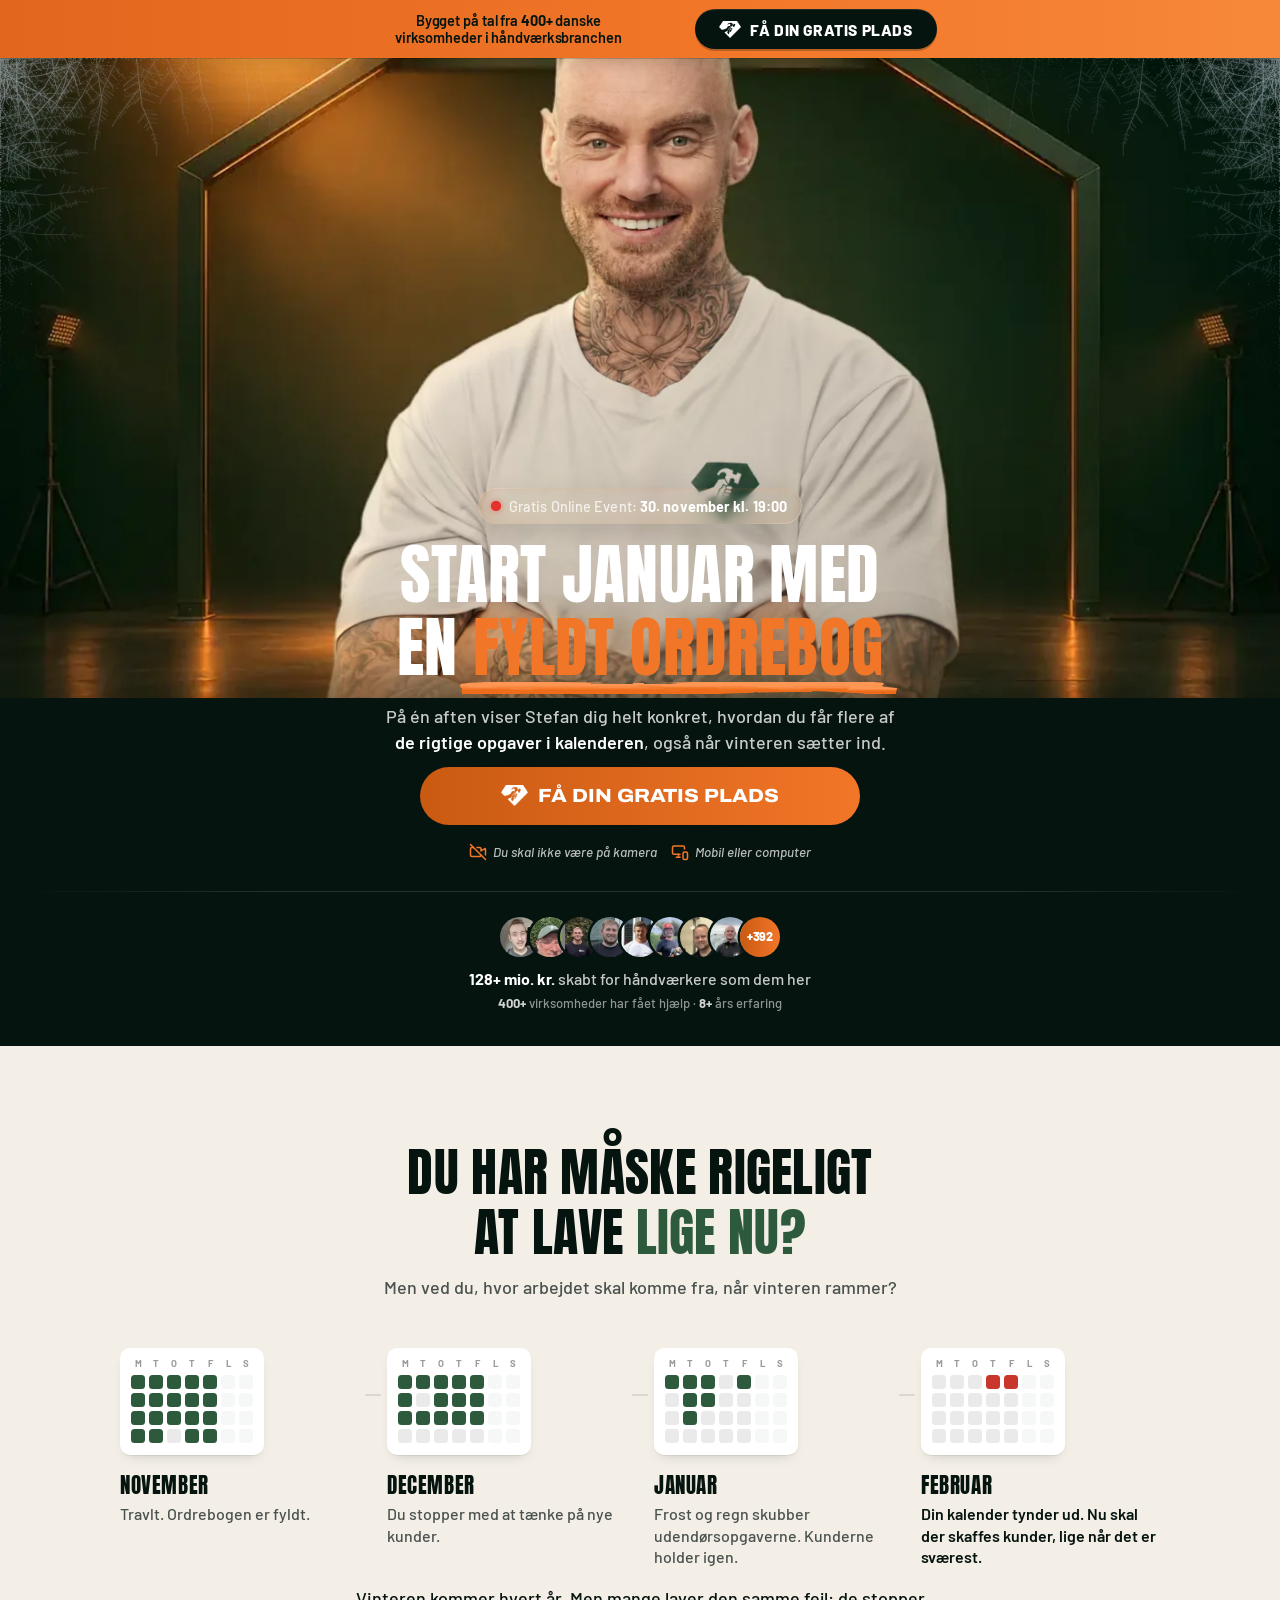
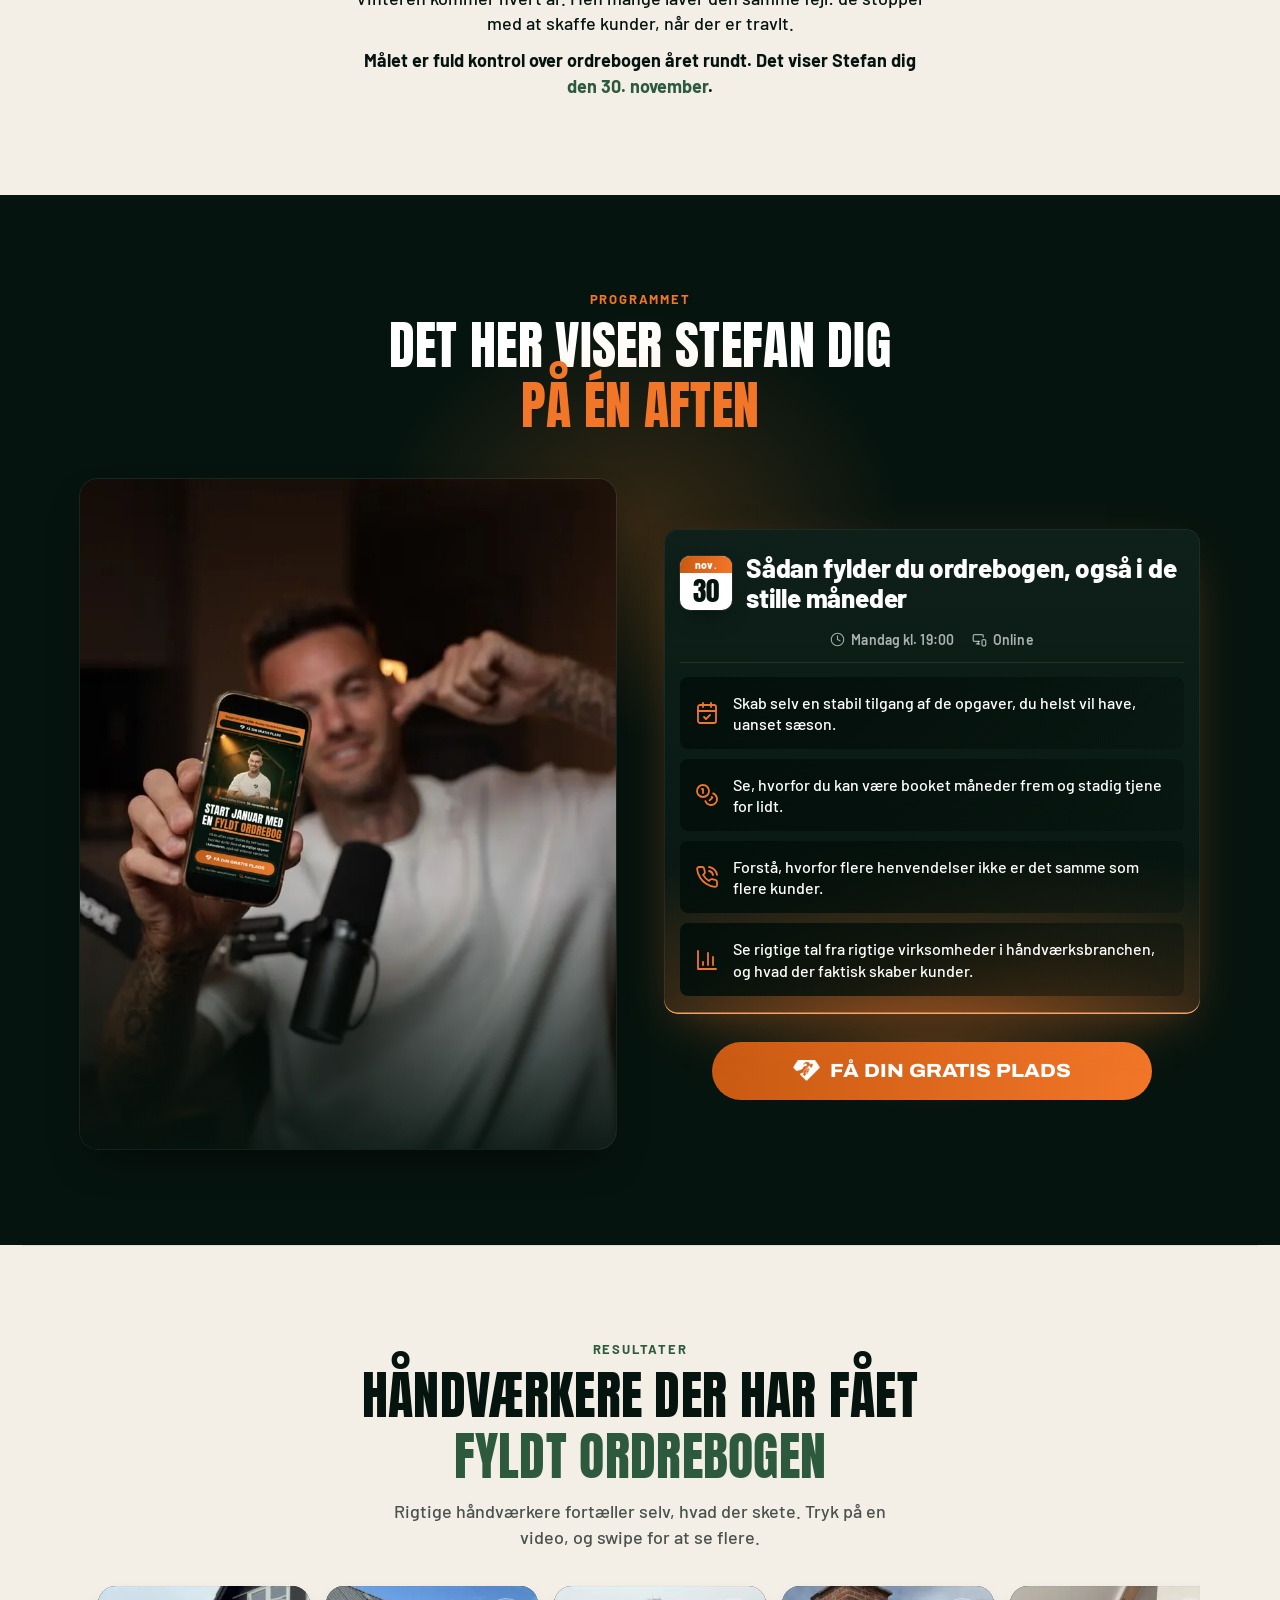
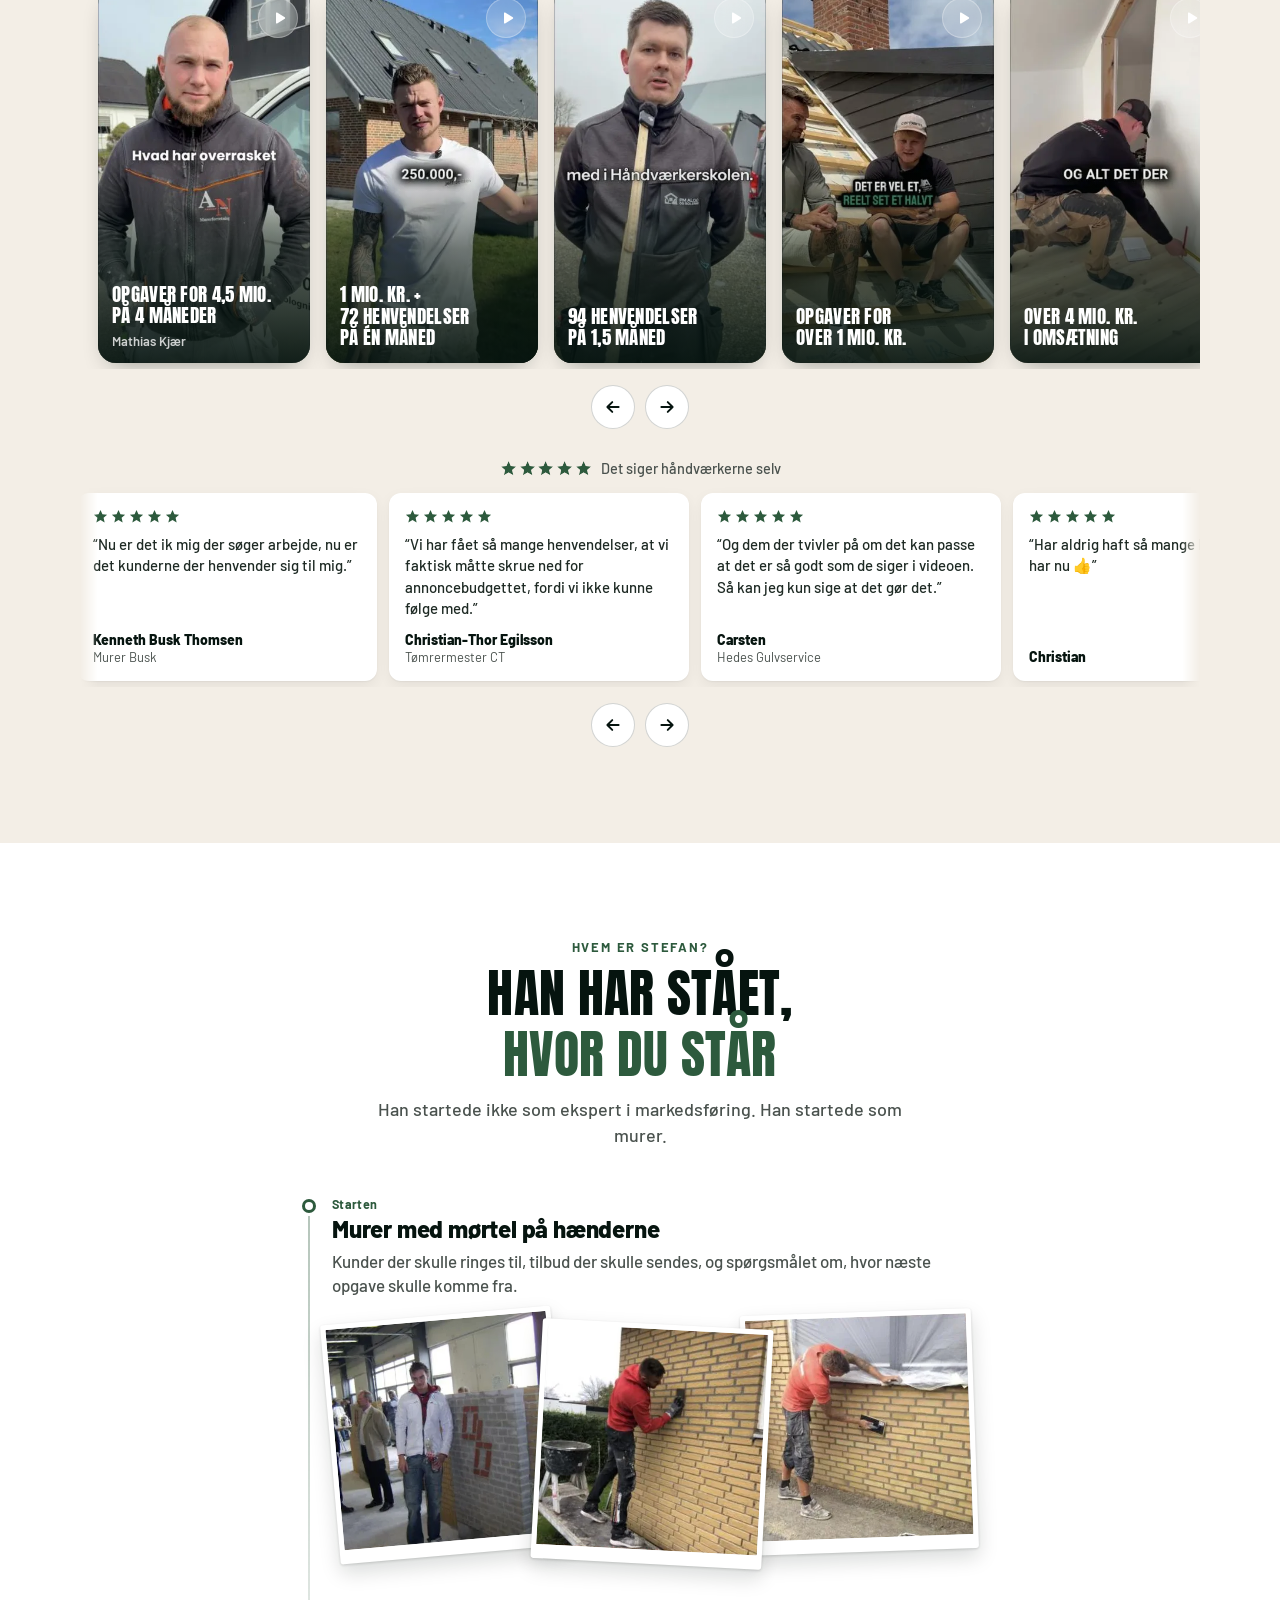
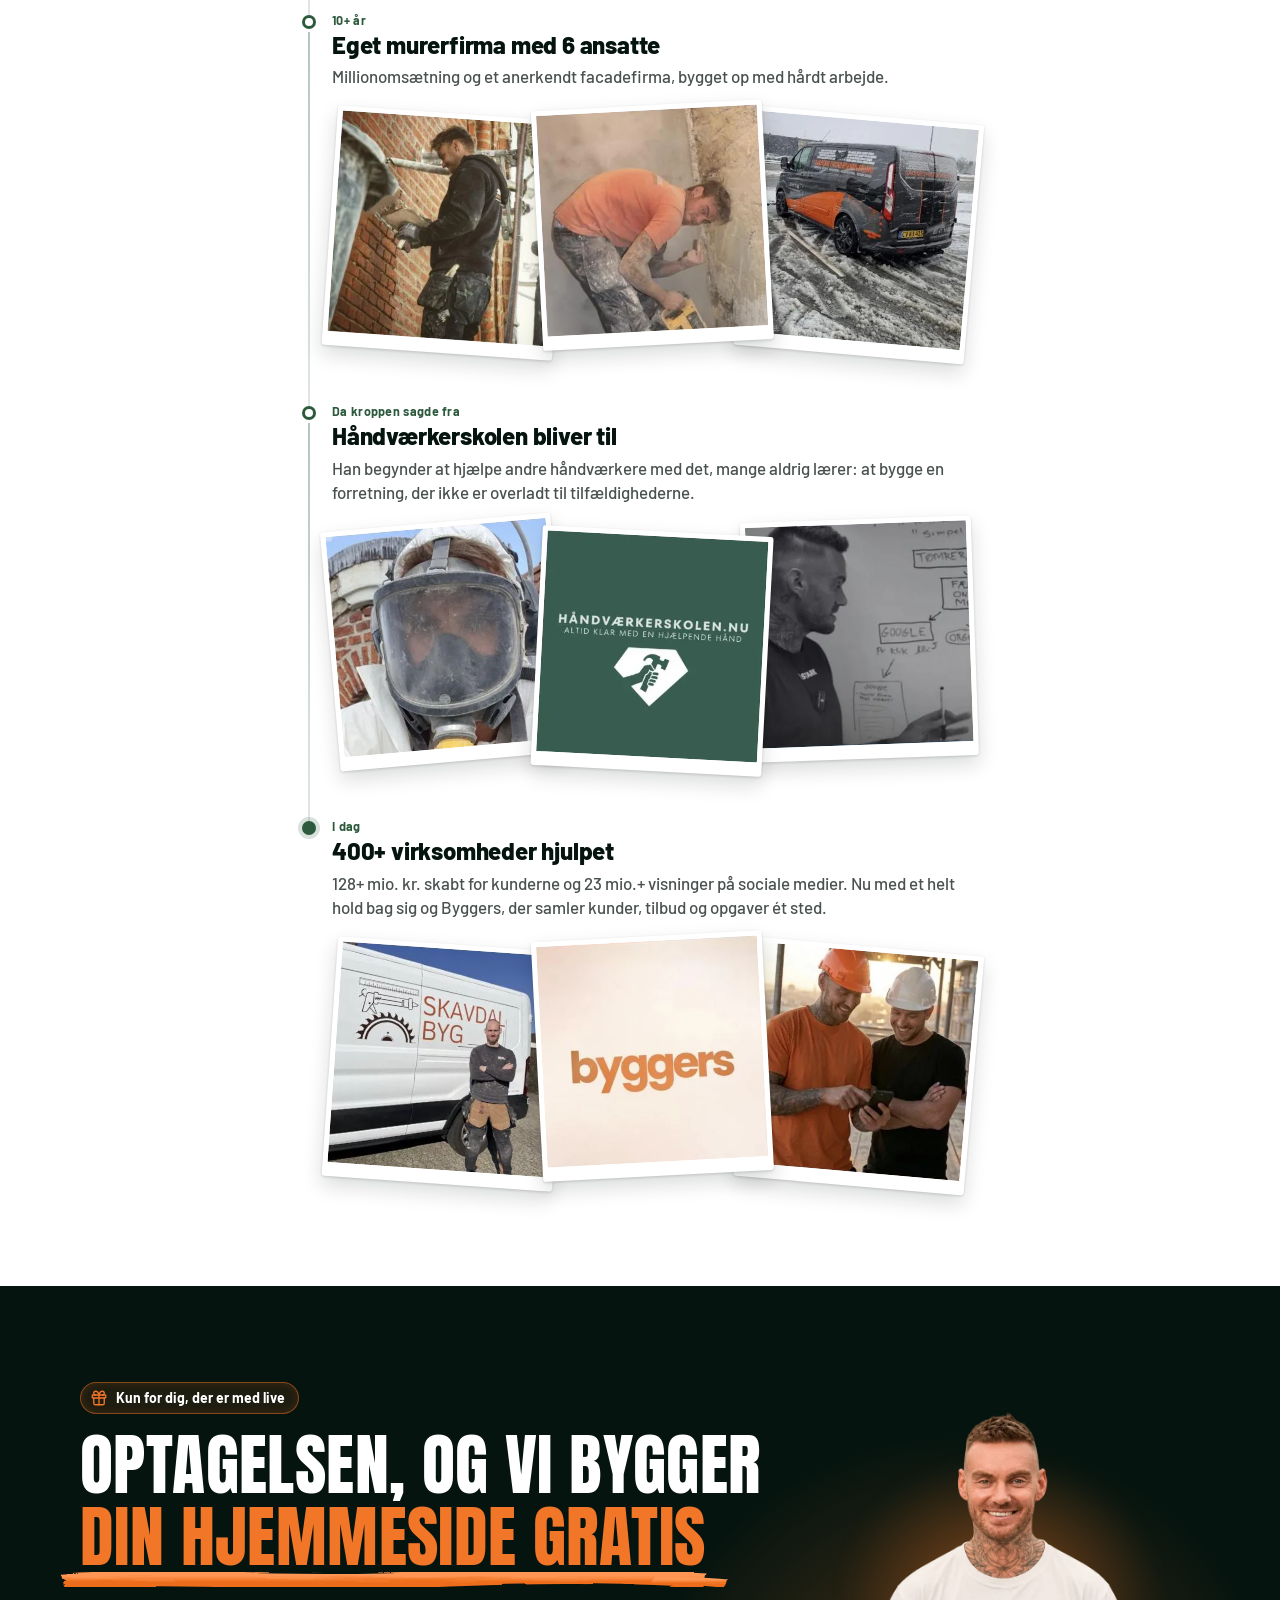
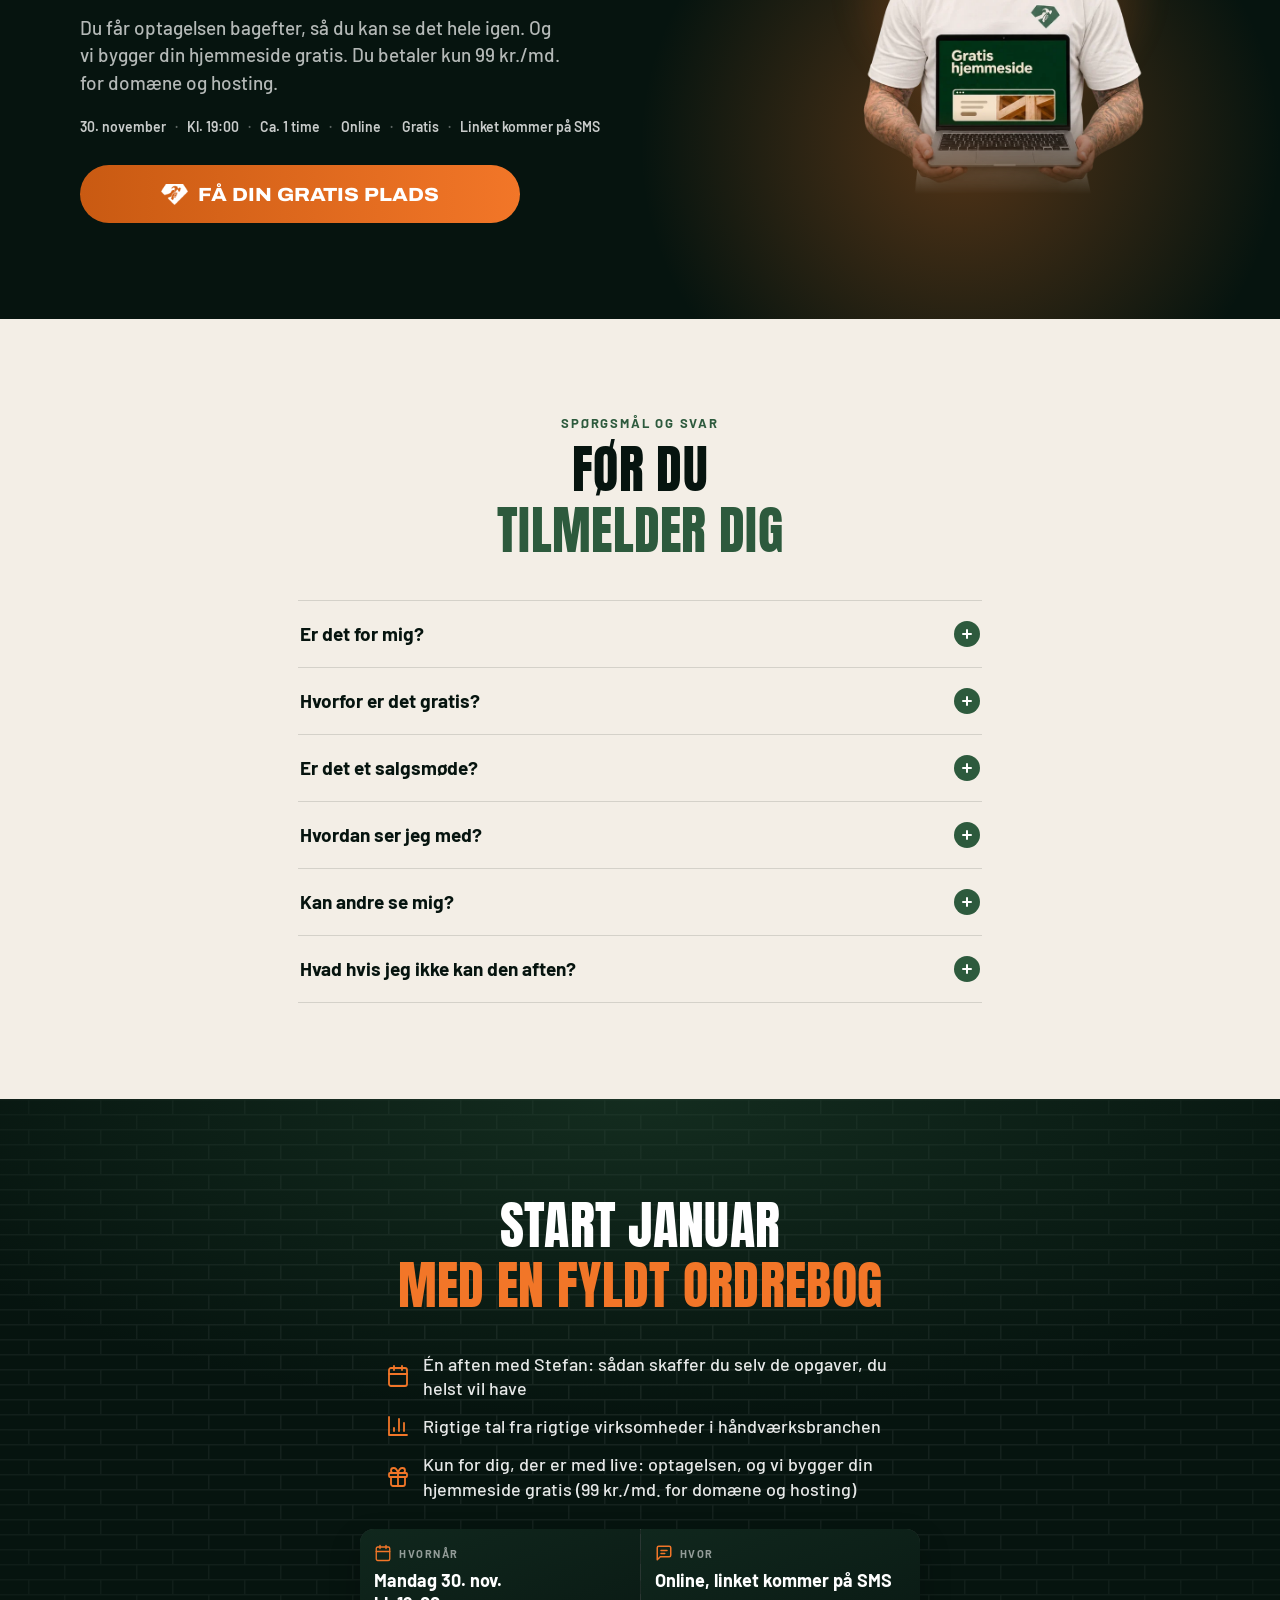
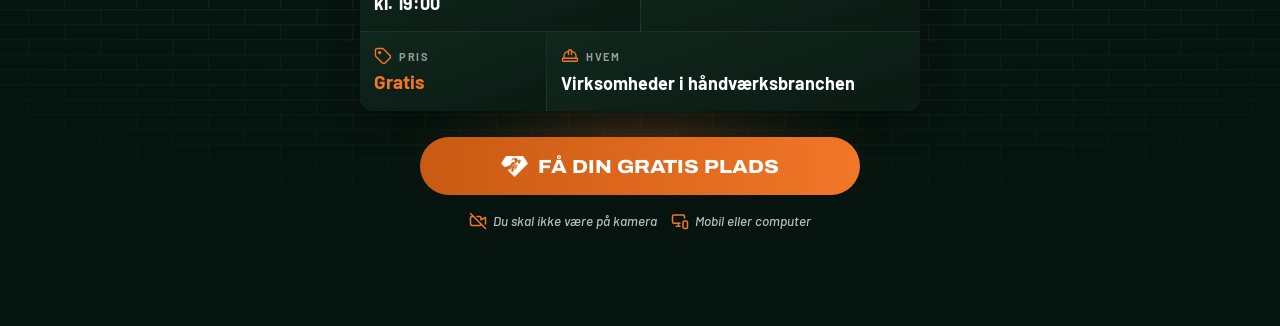
<file: index.html>
<!DOCTYPE html>
<html lang="da" data-text="1" data-img="gavl" data-h="11" data-f="bc" data-c="o" data-s="plakat" data-pw="anton" data-u="1" data-k9="min" data-tc="grad-hvid" data-bf="archivo" data-ord="faa" data-ik="logo">
<head>
<meta charset="utf-8">
<meta name="viewport" content="width=device-width,initial-scale=1">
<title>Start januar med en fyldt ordrebog | Gratis online event 30. nov.</title>
<meta name="description" content="Gratis online event mandag 30. november kl. 19:00. Stefan viser helt konkret, hvordan du får flere af de rigtige opgaver i kalenderen, også når vinteren sætter ind.">
<link rel="canonical" href="https://event.haandvaerkerskolen.nu/">
<meta name="theme-color" content="#06140F">
<meta property="og:type" content="website">
<meta property="og:site_name" content="Håndværkerskolen">
<meta property="og:locale" content="da_DK">
<meta property="og:url" content="https://event.haandvaerkerskolen.nu/">
<meta property="og:title" content="Start januar med en fyldt ordrebog">
<meta property="og:description" content="Gratis online event · Mandag 30. november kl. 19:00 · For virksomheder i håndværksbranchen. Linket kommer på SMS.">
<meta property="og:image" content="https://event.haandvaerkerskolen.nu/billeder/og-30-nov.jpg">
<meta property="og:image:width" content="1200">
<meta property="og:image:height" content="630">
<meta property="og:image:alt" content="Stefan fra Håndværkerskolen. Online event: Start januar med en fyldt ordrebog. 30. november kl. 19:00. Gratis deltagelse.">
<meta name="twitter:card" content="summary_large_image">
<meta name="twitter:title" content="Start januar med en fyldt ordrebog">
<meta name="twitter:description" content="Gratis online event · Mandag 30. november kl. 19:00 · For virksomheder i håndværksbranchen. Linket kommer på SMS.">
<meta name="twitter:image" content="https://event.haandvaerkerskolen.nu/billeder/og-30-nov.jpg">
<!-- Meta Pixel: Online Event - Håndværkerskolen -->
<script>
!function(f,b,e,v,n,t,s){if(f.fbq)return;n=f.fbq=function(){n.callMethod?n.callMethod.apply(n,arguments):n.queue.push(arguments)};if(!f._fbq)f._fbq=n;n.push=n;n.loaded=!0;n.version='2.0';n.queue=[];t=b.createElement(e);t.async=!0;t.src=v;s=b.getElementsByTagName(e)[0];s.parentNode.insertBefore(t,s)}(window,document,'script','https://connect.facebook.net/en_US/fbevents.js');
fbq('init','1853802775977454');fbq('trackSingle','1853802775977454','PageView');
</script>
<noscript><img height="1" width="1" style="display:none" src="https://www.facebook.com/tr?id=1853802775977454&ev=PageView&noscript=1" alt=""></noscript>
<link rel="icon" type="image/png" sizes="32x32" href="/billeder/favicon-32.png">
<link rel="apple-touch-icon" sizes="180x180" href="/billeder/apple-touch-icon.png">
<link rel="preconnect" href="https://fonts.googleapis.com">
<link rel="preconnect" href="https://fonts.gstatic.com" crossorigin>
<link href="https://fonts.googleapis.com/css2?family=Barlow:ital,wght@0,500;0,600;0,700;0,800;1,500&family=Anton&family=Archivo:wdth,wght@112,800&display=swap" rel="stylesheet">
<style>
/* Banneret, dato-feltet, overskriften, underrubrikken og knappen er godkendt. Billedet er valgt for nu. Linjen under knappen er godkendt. Beviset under knappen er godkendt. Problem-sektionen og cases-sektionen er til godkendelse. Resten er grå pladsholdere. Resten er grå pladsholdere.
   Skriften (Barlow) er midlertidig i denne forhåndsvisning. I den færdige side hostes den selv. */
*{box-sizing:border-box;margin:0;padding:0}
html,body{background:#06140F;color:#222;font-family:'Barlow',system-ui,sans-serif;-webkit-font-smoothing:antialiased}

/* ---------- BANNER ---------- */
.bar{position:fixed;top:0;left:0;right:0;z-index:20;background:#F27628;background:linear-gradient(90deg,#E2661D 0%,#F27628 55%,#F7883A 100%);color:#06140F;
  padding:5px 12px 6px;box-shadow:0 1px 0 rgba(6,20,15,.18),0 6px 16px rgba(6,20,15,.12)}   /* strammet, så den højere knap (40 px) ikke skubber hero-knappen under folden på en lille iPhone */
.msg{display:block;text-align:center;margin-bottom:4px;overflow:hidden}   /* luften i toppen er strammet lidt, så knappen stadig er over folden på en lille iPhone med to linjer i banneret */
.msg p{display:inline-block;font-weight:600;font-size:14.5px;line-height:1.25;white-space:nowrap;letter-spacing:-.1px}
.msg p.to{white-space:normal;text-wrap:balance;max-width:330px;line-height:1.18}   /* to linjer, delt jævnt og lidt tættere */
.msg p.short .dk{display:none}
.msg p b{font-weight:700}
.btn{display:flex;align-items:center;justify-content:center;gap:9px;height:40px;border-radius:999px;background:#06140F;color:#fff;
  text-decoration:none;font-weight:800;font-size:15.5px;letter-spacing:.6px;text-transform:uppercase;
  box-shadow:inset 0 1px 0 rgba(255,255,255,.10),0 2px 0 rgba(6,20,15,.25)}
.btn svg{width:21px;height:21px;color:#F27628;flex:none;position:relative;top:1px}
.btn svg.ar{width:19px;height:19px;color:#fff;top:0}
.btn:active{transform:translateY(1px)}
/* Billetten ryster kort hvert 3,5. sekund. Slået fra for dem, der har bedt telefonen om mindre bevægelse */
@keyframes ryst{0%,80%,100%{transform:rotate(0) scale(1)}83%{transform:rotate(-14deg) scale(1.1)}86%{transform:rotate(11deg) scale(1.1)}89%{transform:rotate(-8deg) scale(1.05)}92%{transform:rotate(5deg)}95%{transform:rotate(-2deg)}}
.btn svg.tk{transform-origin:50% 50%;animation:ryst 3.5s ease-in-out 1.5s infinite}
/* Pilen giver et lille skub frem hvert 3,5. sekund i stedet for at ryste */
@keyframes skub{0%,80%,100%{transform:translateX(0)}85%{transform:translateX(5px)}90%{transform:translateX(0)}94%{transform:translateX(2px)}}
.btn svg.ar{animation:skub 3.5s ease-in-out 1.5s infinite}
@media (prefers-reduced-motion:reduce){.btn svg{animation:none!important}}
/* ikon-valg: pil (efter teksten), billet (før teksten) eller intet */
.btn .tk,.cta .tk,.btn .ar,.cta .ar{display:none}
html[data-ik="pil"] .btn .ar,html[data-ik="pil"] .cta .ar{display:block}
html[data-ik="billet"] .btn .tk,html[data-ik="billet"] .cta .tk{display:block}
/* Håndværkerskolens logo som ikon. Det tager tekstens farve, så det er sort på den orange knap og hvidt i banneret */
.lg{display:none;flex:none;width:27px;height:21px;background:currentColor;
  -webkit-mask:url(billeder/logo-mark.png) center/contain no-repeat;mask:url(billeder/logo-mark.png) center/contain no-repeat}
.btn .lg{width:22px;height:17px}
html[data-ik="logo"] .btn .lg,html[data-ik="logo"] .cta .lg{display:block}

/* ---------- PLADSHOLDERE ---------- */
main{padding-top:var(--barh,96px)}
.ph{margin:12px 14px;border-radius:10px;background:#E1E1E1;color:#8A8A8A;font-size:13px;font-weight:600;
  display:flex;align-items:center;justify-content:center;text-align:center;padding:10px}

/* ---------- TRIN 2: BILLEDET ---------- */
/* Bunden af billedet glider over i #06140F, så første skærm får samme mørke bund som billedet.
   Selve farvevalget er et senere trin. */
.hero{background:#06140F;position:relative}
.hero img{display:block;width:100%;height:auto}
.hero-txt{position:relative;margin-top:-34%;padding-bottom:18px}   /* dato-feltet ligger hen over billedets fade, ved Stefans arme */
.hero .ph{background:rgba(255,255,255,.07);color:rgba(255,255,255,.42)}
/* bevis lige under knappen: samme greb som på haandvaerkerskolen.nu (rigtige kunder i en række + et antal), bygget om til den mørke side.
   Fotos af rigtige mennesker får udsagnet til at virke mere sandt (Newman m.fl. 2012), og folk følger dem, der ligner dem selv (Cialdini).
   Billederne er fra deres egen side. 400+ bekræftet af Kristoffer, 128 mio. fra deres side */
.bevis{position:relative;background:#06140F;padding:22px 14px 28px;text-align:center;font-family:'Barlow',sans-serif}
.bevis::before{content:"";position:absolute;top:0;left:18px;right:18px;height:1px;background:linear-gradient(90deg,transparent,rgba(255,255,255,.12) 20%,rgba(255,255,255,.12) 80%,transparent)}
.ansigter{display:flex;justify-content:center;align-items:center;margin-bottom:12px}
.ansigter img,.ansigter .antal{flex:none;width:40px;height:40px;border-radius:50%;margin-left:-10px;box-shadow:0 0 0 2.5px #06140F}
.ansigter img{object-fit:cover;background:#1b2a24}
.ansigter img:first-child{margin-left:0}
/* antallet i samme orange forløb som knappen, så øjet kobler dem */
.ansigter .antal{display:flex;align-items:center;justify-content:center;background:linear-gradient(90deg,#C95A12,#F27628);
  color:#fff;font-weight:800;font-size:12.5px;letter-spacing:-.2px;line-height:1;box-sizing:border-box;padding-bottom:2px}   /* tal har ingen underlængder, så de sidder 1 px for lavt uden den */
/* kommer ind én efter én, når siden er hentet. Slået fra for dem, der har bedt om mindre bevægelse */
@keyframes ind{from{opacity:0;transform:translateX(-8px) scale(.9)}to{opacity:1;transform:none}}
.ansigter>*{animation:ind .45s cubic-bezier(.2,.7,.3,1) both}
.ansigter>:nth-child(1){animation-delay:.35s}.ansigter>:nth-child(2){animation-delay:.41s}.ansigter>:nth-child(3){animation-delay:.47s}
.ansigter>:nth-child(4){animation-delay:.53s}.ansigter>:nth-child(5){animation-delay:.59s}.ansigter>:nth-child(6){animation-delay:.65s}
.ansigter>:nth-child(7){animation-delay:.71s}.ansigter>:nth-child(8){animation-delay:.77s}.ansigter>:nth-child(9){animation-delay:.85s}
@media (prefers-reduced-motion:reduce){.ansigter>*{animation:none}}
/* på de smalleste telefoner vises 6 ansigter i stedet for 8 */
@media (max-width:359px){.ansigter img.x{display:none}}
.bevis p{margin:0;white-space:nowrap}
.bevis .b1{font-weight:500;font-size:16px;line-height:1.3;color:rgba(255,255,255,.78)}
.bevis .b1 b{font-weight:700;color:#fff}
.bevis .b2{margin-top:5px;font-weight:500;font-size:13px;line-height:1.3;color:rgba(255,255,255,.55)}
.bevis .b2 b{font-weight:700;color:rgba(255,255,255,.82)}

/* ---------- PROBLEMET ---------- */
/* det gamle brev skåret ned til fire trin: en kalender der tynder ud fra november til februar.
   Pointen er den samme (travlt nu, tomt i januar), men den kan ses på et sekund i stedet for at skulle læses i otte afsnit.
   Den svarer på indvendingen "jeg har nok at lave", og det er logikken bag overskriften "Start januar med en fyldt ordrebog" */
.problem{background:#F3EEE6;color:#06140F;padding:40px 0 12px;text-align:center}
.tidslinje{list-style:none;margin:26px auto 0;padding:0 22px;max-width:360px;text-align:left;position:relative}
.mnd{position:relative;display:flex;align-items:center;gap:16px;padding:12px 0}
/* lodret streg mellem kalenderne */
.mnd:not(:last-child)::after{content:"";position:absolute;left:46px;top:calc(50% + 30px);height:calc(100% - 60px);width:2px;border-radius:1px;background:rgba(6,20,15,.1)}
.kal{flex:none;display:grid;grid-template-columns:repeat(7,9px);gap:2.5px;padding:7px 7px 8px;border-radius:10px;background:#fff;
  box-shadow:0 1px 0 rgba(6,20,15,.06),0 6px 14px -8px rgba(6,20,15,.25)}
/* ugedage øverst, så det kan ses med det samme, at det er en kalender */
.kal u{display:block;text-decoration:none;text-align:center;font-family:'Barlow',sans-serif;font-weight:700;font-size:7.5px;line-height:1;
  color:rgba(6,20,15,.42);padding-bottom:2px}
.kal i{width:9px;height:9px;border-radius:2.5px;background:rgba(6,20,15,.09);transition:background .35s}
.kal i.f{background:#2D5A3D}
.kal i.w{background:rgba(6,20,15,.035)}   /* weekend */
.mt{font-family:'Barlow',sans-serif;font-weight:500;font-size:15px;line-height:1.35;color:#4A524E}
.mt b{display:block;font-family:'Anton',sans-serif;font-weight:400;font-size:17px;letter-spacing:.6px;text-transform:uppercase;color:#06140F;margin-bottom:1px}
/* februar er der, det gør ondt: kalenderen er næsten tom, og teksten står i fuld sort */
.mnd.sidst .mt{color:#06140F;font-weight:600}
.mnd.sidst .kal i.f{background:#C9372C}
/* når sektionen kommer ind på skærmen, starter alle kalendere fulde og tømmes til deres niveau, én måned ad gangen */
.mnd.fuld .kal i:not(.w){background:#2D5A3D}
@media (prefers-reduced-motion:reduce){.kal i{transition:none}}
.slut{margin:18px auto 0;max-width:330px;padding:0 18px;font-family:'Barlow',sans-serif;font-weight:500;font-size:17px;line-height:1.4;color:#06140F}
.slut b{font-weight:700;color:#2D5A3D}
.slut.maal{margin-top:12px;font-weight:700}
/* ---------- DET LÆRER DU ---------- */
/* aftenens program i fire punkter, valgt fra Stefans eget program (den nuværende side) og kortet ned til én aften.
   Hvert punkt åbner et lille hul i viden, som man skal møde op for at få lukket (Loewenstein 1994).
   Mørk sektion, så siden får rytme (mørk top, lys, mørk, lys), og et foto af Stefan med eventsiden på telefonen.
   Mørk sektion = orange fremhævninger (grønt kan ikke ses på mørk baggrund) */
.laerer{position:relative;overflow:hidden;background:#06140F;color:#fff;padding:44px 0 40px;text-align:center}
/* svagt orange scenelys bag billedet, samme varme som i toppen */
.laerer::before{content:"";position:absolute;left:50%;top:120px;width:520px;height:420px;transform:translateX(-50%);pointer-events:none;
  background:radial-gradient(closest-side,rgba(242,118,40,.20),rgba(242,118,40,0))}
.laerer .eyebrow{color:#F27628}
.laerer .h2{color:#fff}
.laerer .h2 .acc{color:#F27628}
/* Stefan med eventsiden på telefonen: et nyt foto (ikke det samme som i toppen), der viser værten og siger "det er her, du er med".
   Toner ud i bunden, så det glider over i programmet */
.foto{position:relative;margin:24px 18px 0;border-radius:18px;overflow:hidden;aspect-ratio:1/1;background:#0b1a15;
  box-shadow:0 0 0 1px rgba(255,255,255,.08),0 18px 40px -16px rgba(0,0,0,.7)}
.foto img{position:absolute;inset:0;width:100%;height:100%;object-fit:cover;object-position:50% 75%}   /* kvadratisk, så programmet ikke skubbes for langt ned. Den tomme mørke top skæres fra */
.foto::after{content:"";position:absolute;inset:0;background:linear-gradient(180deg,rgba(6,20,15,0) 62%,rgba(6,20,15,.88) 100%)}
/* programmet som ét event-kort, inspireret af Imans "Episode"-kort og den nuværende side: kortet ligger hen over bunden af fotoet,
   stor dato i orange, titel fra Stefans eget program, og fire punkter med hvert sit ikon. Orange scenelys stiger op fra bunden af kortet */
.laerer .foto{margin-bottom:0}
.program{position:relative;z-index:2;margin:-64px 12px 0;padding:24px 16px 18px;border-radius:14px;overflow:hidden;text-align:left;
  background:radial-gradient(130% 62% at 50% 108%,rgba(242,118,40,.66),rgba(242,118,40,.18) 42%,rgba(242,118,40,0) 72%),linear-gradient(180deg,#0e2019,#081611);
  box-shadow:inset 0 0 0 1px rgba(255,255,255,.06),inset 0 -1.5px 0 rgba(255,170,110,.9),0 18px 50px -18px rgba(242,118,40,.45)}
.prog-top{display:flex;align-items:center;gap:14px}
/* datoen som et lille kalenderblad i stedet for et stort løst tal: det kan læses som en dato med det samme,
   og det binder an til kalenderne i problem-sektionen */
.dato{flex:none;width:52px;border-radius:10px;overflow:hidden;background:#fff;text-align:center;
  box-shadow:0 10px 24px -10px rgba(0,0,0,.7),0 0 0 1px rgba(255,255,255,.08)}
.dato small{display:block;padding:3px 0 2px;background:linear-gradient(90deg,#C95A12,#F27628);color:#fff;
  font-family:'Barlow',sans-serif;font-weight:800;font-size:10.5px;letter-spacing:.3px;line-height:1.2}
.dato b{display:block;padding:4px 0 6px;font-family:'Anton',sans-serif;font-weight:400;font-size:27px;line-height:1;color:#06140F}
.prog-top h3{margin:0;font-family:'Barlow',sans-serif;font-weight:800;font-size:23px;line-height:1.15;letter-spacing:-.2px;color:#fff}
.prog-info{display:flex;justify-content:center;gap:18px;margin:18px 0 14px;padding-bottom:14px;border-bottom:1px solid rgba(255,255,255,.09);
  font-family:'Barlow',sans-serif;font-weight:600;font-size:14px;letter-spacing:.1px;color:rgba(255,255,255,.66)}
.prog-info span{display:inline-flex;align-items:center;gap:6px}
.prog-info svg{width:15px;height:15px;color:rgba(255,255,255,.62)}
/* fliserne som hos Iman: halvgennemsigtig meget mørk grøn (i stedet for Imans sorte) uden kant, skygge eller glas, én sætning i almindelig vægt.
   Det orange lys i kortet skinner igennem, så de nederste fliser bliver varmest */
.prog-liste{list-style:none;margin:0;padding:0;display:grid;gap:10px}
.prog-liste li{display:flex;gap:14px;align-items:center;padding:15px;border-radius:8px;
  background:linear-gradient(135deg,rgba(3,15,10,.97) 0%,rgba(3,15,10,.78) 45%,rgba(3,15,10,.30) 100%)}   /* diagonal: tættest oppe til venstre ved ikonet, mest gennemsigtig nede til højre, så lyset slipper igennem */
.prog-liste svg{flex:none;width:24px;height:24px;color:#F27628}
.prog-liste span{font-family:'Barlow',sans-serif;font-weight:500;font-size:16px;line-height:1.32;color:#fff}
.laerer .cta{margin:28px 18px 0}
/* lyset kommer fra knappen: et blødt, bredt skær der stiger op fra knappens overkant og toner ud, før det når kortet.
   Ingen skygge rundt om selve knappen, kun lys opad */
.laerer{isolation:isolate}
.laerer .cta::before{content:"";position:absolute;left:-6%;right:-6%;bottom:40%;height:190px;z-index:-1;pointer-events:none;
  background:radial-gradient(50% 55% at 50% 100%,rgba(242,118,40,.44),rgba(242,118,40,.14) 50%,rgba(242,118,40,0) 100%);filter:blur(16px)}

/* ---------- TILMELDING (popup) ---------- */
/* Alle knapper åbner den her i stedet for at hoppe ned i bunden: klikket er et lille ja, og formularen er næste skridt
   (Freedman & Fraser 1966, foot-in-the-door), og man bliver, hvor man var på siden.
   Kortet sidder øverst på skærmen, så felterne ikke ender under tastaturet på mobilen.
   Labels over felterne (ikke kun pladsholdertekst, NN/g), 17 px tekst i felterne, så iPhone ikke zoomer ind.
   Grunden til nummeret står lige ved feltet: linket kommer på SMS (Langer 1978: en grund får folk til at gøre det). */
.tm{position:fixed;top:0;left:0;right:0;height:100%;z-index:60;display:none;align-items:center;justify-content:center;padding:12px 0}
.tm.aaben{display:flex}   /* midt på skærmen. Når tastaturet åbner, følger højden den synlige del (se visualViewport i scriptet) */
.tm-bg{position:absolute;inset:0;background:rgba(3,12,8,.72);-webkit-backdrop-filter:blur(4px);backdrop-filter:blur(4px);opacity:0;transition:opacity .25s ease}
.tm.vis .tm-bg{opacity:1}
.tm-kort{position:relative;margin:0 auto;width:calc(100% - 24px);max-width:440px;max-height:100%;overflow-y:auto;overscroll-behavior:contain;
  border-radius:18px;background:radial-gradient(120% 60% at 50% 0%,#14301F 0%,#0A1A14 60%);color:#fff;box-shadow:0 30px 60px -20px rgba(0,0,0,.7),0 0 0 1px rgba(255,255,255,.08);
  padding:22px 20px 20px;text-align:left;opacity:0;transform:translateY(-14px) scale(.98);transition:opacity .28s ease,transform .32s cubic-bezier(.2,.9,.3,1.1)}
.tm.vis .tm-kort{opacity:1;transform:none}
.tm-luk{position:absolute;top:10px;right:10px;width:40px;height:40px;border:0;border-radius:50%;background:rgba(255,255,255,.08);color:#fff;cursor:pointer;display:flex;align-items:center;justify-content:center}
.tm-luk svg{width:18px;height:18px}
.tm-top{display:flex;flex-direction:column;gap:12px;align-items:center;text-align:center;padding:4px 40px 0}   /* centreret og stablet: kalenderbladet over titlen, så titlen kan stå på én linje */
.tm-top h2{margin:0;font-family:'Barlow',sans-serif;font-weight:700;font-size:23px;line-height:1.12;letter-spacing:-.2px}
.tm-top .dato b{font-family:'Barlow',sans-serif;font-weight:700;font-size:26px;padding:4px 0 5px}   /* lettere end Anton her i popuppen */
.tm-top p{margin:4px 0 0;font-family:'Barlow',sans-serif;font-weight:600;font-size:14px;color:rgba(255,255,255,.7)}
.tm-f{margin-top:20px}
.tm-felt{margin-top:14px}
.tm-felt:first-child{margin-top:0}
.tm-felt label{display:block;margin-bottom:6px;font-family:'Barlow',sans-serif;font-weight:500;font-size:14px;color:rgba(255,255,255,.85)}
.tm-in{display:flex;align-items:center;height:52px;border-radius:11px;background:#fff;box-shadow:inset 0 0 0 1.5px transparent;transition:box-shadow .15s}
.tm-in:focus-within{box-shadow:0 0 0 3px rgba(255,255,255,.38)}   /* neutral hvid ring: orange lignede en fejl */
.tm-in input{flex:1;min-width:0;height:100%;border:0;outline:0;background:transparent;padding:0 14px;font-family:'Barlow',sans-serif;font-weight:500;font-size:17px;color:#06140F;border-radius:11px}
.tm-in input::placeholder{color:#9AA19D}
.tm-in .pre{padding:0 10px 0 14px;margin-right:-4px;font-family:'Barlow',sans-serif;font-weight:600;font-size:17px;color:#4A524E;border-right:1px solid #E2DED7;line-height:26px}
.tm-felt.fejl .tm-in{box-shadow:inset 0 0 0 2px #E5484D}
.tm-felt.fejl .tm-in:focus-within{box-shadow:inset 0 0 0 2px #E5484D,0 0 0 3px rgba(255,255,255,.38)}
.tm-hj{display:flex;align-items:center;gap:6px;margin-top:7px;font-family:'Barlow',sans-serif;font-weight:500;font-size:13.5px;color:rgba(255,255,255,.66)}
.tm-hj svg{width:16px;height:16px;flex:none;color:#F27628}
.tm-fejl{display:none;margin-top:6px;font-family:'Barlow',sans-serif;font-weight:600;font-size:13.5px;color:#FF9B8A}
.tm-felt.fejl .tm-fejl{display:block}
.tm-forslag{display:none;margin-top:6px;padding:0;border:0;background:none;font-family:'Barlow',sans-serif;font-weight:600;font-size:13.5px;color:#FFC59E;text-decoration:underline;text-underline-offset:3px;cursor:pointer}
.tm .cta{margin:30px 0 0;width:100%;border:0;cursor:pointer}
.tm .cta[disabled]{opacity:.75;cursor:default}
.tm-note{margin:12px 0 0;text-align:center;font-family:'Barlow',sans-serif;font-weight:500;font-size:12.5px;line-height:1.4;color:rgba(255,255,255,.55)}
.tm-tak{display:none;text-align:center;padding:10px 0 4px}
.tm-tak .ok{width:58px;height:58px;margin:0 auto 14px;border-radius:50%;background:linear-gradient(135deg,#C95A12,#F27628);display:flex;align-items:center;justify-content:center}
.tm-tak .ok svg{width:30px;height:30px;color:#fff}
.tm-tak h2{margin:0;font-family:'Anton',sans-serif;font-weight:400;font-size:30px;line-height:1.16;letter-spacing:.3px;text-transform:uppercase}
.tm-tak p{margin:10px auto 0;max-width:320px;font-family:'Barlow',sans-serif;font-weight:500;font-size:15.5px;line-height:1.45;color:rgba(255,255,255,.8)}
.tm.sendt .tm-f,.tm.sendt .tm-top{display:none}
.tm.sendt .tm-tak{display:block}
html.laast,html.laast body{overflow:hidden}
@media (prefers-reduced-motion:reduce){.tm-bg,.tm-kort{transition:none}}

/* ---------- TRUSTPILOT-RÆKKEN (under cases) ---------- */
/* Håndværkernes egne ord, som kan skimmes på et sekund. Folk spejler sig i dem, der ligner dem (Cialdini: lighed),
   og konkrete resultater med fuldt navn og firma virker stærkere end ros uden detaljer.
   Ingen samlet score eller "Trustpilot" ved stjernerne, så det ikke ligner en 5,0-bedømmelse. Hvert kort viser sine egne stjerner.
   Rækken glider langsomt af sig selv, så man ser, at der er mange. Den stopper, når man rører den, og kan swipes.
   Med animationer slået fra står den stille og kan swipes. */
.anm{margin-top:30px}   /* ikke .tp: det navn bruger punkterne i tidslinjen */
.tp-top{display:flex;align-items:center;justify-content:center;gap:9px;margin:0 18px;font-family:'Barlow',sans-serif;font-weight:500;font-size:14.5px;color:#4A524E}
.tp-top b{font-weight:800;color:#06140F}
.tp-score{position:relative;display:inline-block;width:92px;height:17px;flex:none;
  background:repeating-linear-gradient(90deg,#D9D3C8 0 17px,transparent 17px 18.75px)}
.tp-score i{position:absolute;left:0;top:0;bottom:0;background:repeating-linear-gradient(90deg,#2D5A3D 0 17px,transparent 17px 18.75px)}
.tp-score,.tp-score i{-webkit-mask:url("data:image/svg+xml,%3Csvg xmlns='http://www.w3.org/2000/svg' width='18.75' height='17'%3E%3Cpath d='M8.5 1l2.2 4.9 5.3.5-4 3.6 1.2 5.2-4.7-2.8-4.7 2.8 1.2-5.2-4-3.6 5.3-.5z'/%3E%3C/svg%3E") 0 0/18.75px 17px repeat-x;
  mask:url("data:image/svg+xml,%3Csvg xmlns='http://www.w3.org/2000/svg' width='18.75' height='17'%3E%3Cpath d='M8.5 1l2.2 4.9 5.3.5-4 3.6 1.2 5.2-4.7-2.8-4.7 2.8 1.2-5.2-4-3.6 5.3-.5z'/%3E%3C/svg%3E") 0 0/18.75px 17px repeat-x}
.tp-spor{display:flex;gap:12px;overflow-x:auto;padding:16px 18px 6px;scrollbar-width:none;-webkit-overflow-scrolling:touch;
  -webkit-mask:linear-gradient(90deg,transparent 0,#000 18px,#000 calc(100% - 18px),transparent 100%);mask:linear-gradient(90deg,transparent 0,#000 18px,#000 calc(100% - 18px),transparent 100%)}
.tp-spor::-webkit-scrollbar{display:none}
.tp-k{flex:0 0 252px;margin:0;padding:16px 16px 15px;background:#fff;border-radius:12px;text-align:left;display:flex;flex-direction:column;
  box-shadow:0 1px 2px rgba(6,20,15,.06),0 6px 16px rgba(6,20,15,.06)}
.tp-s{display:flex;gap:3px}
.tp-s i{width:15px;height:15px;background:#D9D3C8;-webkit-mask:url("data:image/svg+xml,%3Csvg xmlns='http://www.w3.org/2000/svg' viewBox='0 0 17 17'%3E%3Cpath d='M8.5 1l2.2 4.9 5.3.5-4 3.6 1.2 5.2-4.7-2.8-4.7 2.8 1.2-5.2-4-3.6 5.3-.5z'/%3E%3C/svg%3E") center/contain no-repeat;mask:url("data:image/svg+xml,%3Csvg xmlns='http://www.w3.org/2000/svg' viewBox='0 0 17 17'%3E%3Cpath d='M8.5 1l2.2 4.9 5.3.5-4 3.6 1.2 5.2-4.7-2.8-4.7 2.8 1.2-5.2-4-3.6 5.3-.5z'/%3E%3C/svg%3E") center/contain no-repeat}
.tp-s i.on{background:#2D5A3D}
.tp-k blockquote{margin:10px 0 0;flex:1;font-family:'Barlow',sans-serif;font-weight:500;font-size:15px;line-height:1.42;color:#1E2A24}
.tp-k figcaption{margin-top:12px;font-family:'Barlow',sans-serif;font-size:13px;line-height:1.3;color:#4A524E}
.tp-k figcaption b{display:block;font-weight:800;font-size:14px;color:#06140F}

/* ---------- SIDSTE KNAP ---------- */
/* Til dem, der har scrollet helt ned uden at have besluttet sig. De fleste læser kun 20-28 % af en side (Nielsen 2008),
   så de vigtigste grunde samles her, og de skal ikke scrolle op igen. Det sidste, man ser, vejer tungt (recency).
   Mørk som toppen, så siden slutter, hvor den startede, og overskriften gentager løftet fra toppen (Schwartz: én stor idé). */
.slut8{position:relative;overflow:hidden;isolation:isolate;background:#06140F;color:#fff;padding:46px 0 44px;text-align:center}
/* baggrunden: murværk i forbandt (Stefans fag, og samme forskudte linjer som felterne nedenfor). Svagt og toner ud mod kanterne,
   så det er en tekstur og ikke et mønster, man læser. Lyset fra knappen ligger ovenpå */
.slut8::before{content:"";position:absolute;inset:0;z-index:-2;pointer-events:none;background:url("data:image/svg+xml,%3Csvg xmlns='http://www.w3.org/2000/svg' width='72' height='30'%3E%3Cpath d='M0 .75H72M0 15.75H72M.75 0V15M36.75 15V30' fill='none' stroke='%23fff' stroke-opacity='.075' stroke-width='1.5'/%3E%3C/svg%3E") 50% 0/72px 30px;
  -webkit-mask:radial-gradient(130% 75% at 50% 32%,#000 0%,rgba(0,0,0,.6) 45%,transparent 82%);mask:radial-gradient(130% 75% at 50% 32%,#000 0%,rgba(0,0,0,.6) 45%,transparent 82%)}
.slut8::after{content:"";position:absolute;inset:0;z-index:-2;pointer-events:none;
  background:radial-gradient(90% 55% at 50% 0%,rgba(45,90,61,.35),rgba(45,90,61,0) 70%)}
.slut8 .eyebrow{color:#F27628}
.slut8 .h2{color:#fff}
.slut8 .h2 .acc{color:#F27628}
.slut8-l{list-style:none;margin:24px auto 0;padding:0 26px;max-width:360px;text-align:left;display:grid;gap:14px}
.slut8-l li{display:flex;gap:13px;align-items:center;font-family:'Barlow',sans-serif;font-weight:500;font-size:16px;line-height:1.35;color:rgba(255,255,255,.9)}
.slut8-l svg{flex:none;width:24px;height:24px;color:#F27628}
/* de fire praktiske felter: tynde streger imellem, ingen bokse. Ikonet i orange bærer farven, overskriften er dæmpet,
   så øjet går til selve svaret. "Gratis" i orange, fordi det er det stærkeste svar */
.slut8-fakta{display:grid;grid-template-columns:repeat(6,1fr);gap:1px;margin:28px 18px 0;padding:0;border-radius:14px;overflow:hidden;
  background:rgba(255,255,255,.10);box-shadow:inset 0 0 0 1px rgba(255,255,255,.08),0 14px 30px rgba(0,0,0,.28)}
/* "Gratis" er kort, så "Hvem" får to tredjedele af bredden og kan stå som "virksomheder i håndværksbranchen" (Tobias' ord) på to linjer */
.slut8-fakta div{grid-column:span 3}
.slut8-fakta div:nth-child(3){grid-column:span 2}
.slut8-fakta div:nth-child(4){grid-column:span 4}
.slut8-fakta div{background:linear-gradient(160deg,#10271D 0%,#0A1A14 100%);padding:15px 14px 16px;text-align:left}
.slut8-fakta dt{display:flex;align-items:center;gap:7px;margin:0;font-family:'Barlow',sans-serif;font-weight:700;font-size:11px;letter-spacing:1.5px;text-transform:uppercase;color:rgba(255,255,255,.55)}
.slut8-fakta dt svg{width:18px;height:18px;flex:none;color:#F27628}
.slut8-fakta dd{margin:7px 0 0;font-family:'Barlow',sans-serif;font-weight:700;font-size:16px;line-height:1.28;color:#fff}
.slut8-fakta dd.acc{color:#F27628;font-size:19px;line-height:1.1}
.slut8 .cta{margin:26px 18px 0}
/* samme lys som i Programmet: det stiger op fra knappen */
.slut8 .cta::before{content:"";position:absolute;left:-6%;right:-6%;bottom:40%;height:190px;z-index:-1;pointer-events:none;
  background:radial-gradient(50% 55% at 50% 100%,rgba(242,118,40,.40),rgba(242,118,40,.12) 50%,rgba(242,118,40,0) 100%);filter:blur(16px)}

/* ---------- SPØRGSMÅL OG SVAR ---------- */
/* Lige før tilmeldingen, fordi tvivlen kommer, når man er ved at beslutte sig (MECLABS: angst skal fjernes tæt på knappen).
   Spørgsmålene kan åbnes ét ad gangen, så man kan skimme dem uden at siden bliver lang (NN/g om accordions på mobil).
   1 og 2 svarer ærligt på "hvad er fangsten?" ved et gratis event. 3 og 4 bygger på SMS'erne (link og kamera) og StreamYard (ses i browseren). */
.faq{background:#F3EEE6;color:#06140F;padding:44px 0 40px;text-align:center}
.faq-l{margin:24px auto 0;padding:0 18px;max-width:430px;text-align:left}
.faq details{border-bottom:1px solid rgba(6,20,15,.13)}
.faq details:first-child{border-top:1px solid rgba(6,20,15,.13)}
.faq summary{list-style:none;cursor:pointer;display:flex;align-items:center;gap:14px;padding:17px 2px;font-family:'Barlow',sans-serif;font-weight:700;font-size:17px;line-height:1.3;color:#06140F;-webkit-tap-highlight-color:transparent}
.faq summary::-webkit-details-marker{display:none}
.faq summary span{flex:1}
.faq summary:focus-visible{outline:2px solid #2D5A3D;outline-offset:3px;border-radius:4px}
.faq .pl{flex:0 0 26px;height:26px;border-radius:50%;background:#2D5A3D;position:relative;transition:transform .3s ease}
.faq .pl::before,.faq .pl::after{content:"";position:absolute;left:50%;top:50%;width:10px;height:2px;margin:-1px 0 0 -5px;background:#fff;border-radius:1px}
.faq .pl::after{transform:rotate(90deg)}
.faq details[open] .pl{transform:rotate(45deg)}
.faq details p{margin:-5px 0 0;padding:0 40px 18px 2px;font-family:'Barlow',sans-serif;font-weight:500;font-size:15.5px;line-height:1.5;color:#4A524E}
.faq details[open] p{animation:faqind .35s ease}
@keyframes faqind{from{opacity:0;transform:translateY(-5px)}}
@media (prefers-reduced-motion:reduce){.faq .pl{transition:none}.faq details[open] p{animation:none}}

/* ---------- HVEM ER STEFAN ---------- */
/* Stefans historie som tidslinje med en lille billedrække til hvert trin (Kristoffers idé). Han har stået, hvor læseren står:
   folk lytter mest til nogen, der både ligner dem og er nået længere (Cialdini: lighed og autoritet).
   Historien er fra den nuværende eventside (murer i 10+ år, kroppen sagde fra, Byggers), tallene fra haandvaerkerskolen.nu.
   Billederne er fra Håndværkerskolens egen Drive (Gamle billeder, Billede ads, Hjemmeside, Byggers). */
.stefan{background:#fff;color:#06140F;padding:44px 0 40px;text-align:center}
.tidsl{list-style:none;margin:28px auto 0;padding:0 18px 0 22px;max-width:430px;text-align:left}
.tidsl li{position:relative;padding:0 0 30px 30px}
.tidsl li:last-child{padding-bottom:0}
/* den lodrette linje og punkterne */
.tidsl li::before{content:"";position:absolute;left:6px;top:20px;bottom:-4px;width:2px;background:linear-gradient(180deg,rgba(45,90,61,.35),rgba(45,90,61,.15))}
.tidsl li:last-child::before{display:none}
.tidsl .tp{position:absolute;left:0;top:3px;width:14px;height:14px;border-radius:50%;background:#fff;box-shadow:inset 0 0 0 3px #2D5A3D}
.tidsl li:last-child .tp{background:#2D5A3D;box-shadow:0 0 0 4px rgba(45,90,61,.18)}
.tidsl .tl{margin:0;font-family:'Barlow',sans-serif;font-weight:700;font-size:12.5px;letter-spacing:.3px;color:#2D5A3D}
.tidsl h3{margin:3px 0 0;font-family:'Barlow',sans-serif;font-weight:800;font-size:19px;line-height:1.2;letter-spacing:-.2px;color:#06140F}
.tidsl .td{margin:5px 0 0;font-family:'Barlow',sans-serif;font-weight:500;font-size:15px;line-height:1.42;color:#4A524E}
/* billederne som fotos lagt på bordet: hvid kant, lidt skæve og overlappende. Det ligner private billeder fra et album,
   ikke stockfotos, og det er netop pointen: det er hans egne billeder fra årene på stilladset (troværdighed).
   De gamle billeder i lav kvalitet ser naturlige ud i en fotokant. Hvert trin vender skævheden lidt anderledes, så det ser håndlagt ud. */
.tfr{display:flex;margin:16px 0 0 -2px;padding:2px 0 12px}
.tf{--r:0deg;--y:0px;position:relative;flex:0 0 35.5%;background:#fff;padding:5px 5px 14px;border-radius:3px;
  box-shadow:0 9px 20px rgba(6,20,15,.15),0 1px 3px rgba(6,20,15,.16);transform:rotate(var(--r)) translateY(var(--y));
  transition:transform .6s cubic-bezier(.2,.9,.3,1.15),opacity .45s ease}
.tf+.tf{margin-left:-3.75%}
.tf img{display:block;width:100%;height:auto;aspect-ratio:1/1;object-fit:cover;border-radius:1px;background:#EFE9DF}
.tf:nth-child(1){--r:-5deg;z-index:1}
.tf:nth-child(2){--r:3deg;--y:9px;z-index:3}
.tf:nth-child(3){--r:-2deg;--y:-3px;z-index:2}
.tidsl li:nth-child(even) .tf:nth-child(1){--r:4deg;--y:6px}
.tidsl li:nth-child(even) .tf:nth-child(2){--r:-3deg;--y:-2px}
.tidsl li:nth-child(even) .tf:nth-child(3){--r:5deg;--y:8px}
/* billederne lander ét ad gangen, når trinnet kommer ind på skærmen (kun hvis man ikke har slået animationer fra) */
.tidsl.anim .tf{opacity:0;transform:rotate(0deg) translateY(-12px) scale(1.06)}
.tidsl.anim li.vist .tf{opacity:1;transform:rotate(var(--r)) translateY(var(--y))}
.tidsl.anim li.vist .tf:nth-child(2){transition-delay:.13s}
.tidsl.anim li.vist .tf:nth-child(3){transition-delay:.26s}

/* ---------- HJEMMESIDEN (BONUS) ---------- */
/* som giveaway-sektionerne hos Iman og de danske eksempler: et rigtigt billede af værten med præmien, et mærke, en stærk titel og to små felter.
   En hjemmeside kan ikke holdes i hånden, så billedet skal vise Stefan med en rigtig side på en skærm. "Mulighed for", som i annoncerne.
   SKAL BEKRÆFTES AF TOBIAS: er det noget alle får, eller en lodtrækning (så skal der stå "vind")? Hvad indeholder den? Varighed og "link på SMS" */
.saadan{position:relative;isolation:isolate;overflow:hidden;background:#06140F;color:#fff;padding:40px 0 40px;text-align:center}
.saadan::before{content:"";position:absolute;left:50%;top:40px;width:600px;height:520px;transform:translateX(-50%);z-index:-1;pointer-events:none;
  background:radial-gradient(closest-side,rgba(242,118,40,.20),rgba(242,118,40,0))}
.gave{position:relative;margin:0 14px;padding:16px 16px 20px;border-radius:20px;text-align:left;
  background:linear-gradient(180deg,#0f231b,#0a1913);box-shadow:inset 0 0 0 1px rgba(255,255,255,.07),0 24px 50px -24px rgba(0,0,0,.8)}
/* billedet i en glødende orange ramme, som Imans guld-ramme */
.gave-bill{position:relative;z-index:1;aspect-ratio:1/1;border-radius:16px;overflow:hidden;display:flex;align-items:center;justify-content:center;
  background:radial-gradient(70% 60% at 50% 55%,rgba(242,118,40,.30),rgba(242,118,40,0) 70%),#08140f;
  box-shadow:0 0 0 2px #F27628,0 0 0 5px rgba(242,118,40,.18),0 0 34px rgba(242,118,40,.45)}
.gave-bill img{position:absolute;left:-5%;bottom:-5%;width:110%;max-width:none;height:auto}   /* fritlagt: lidt større end rammen, så Stefan fylder den, og bunden skæres let af */
.ph-tekst{padding:20px;text-align:center;font-family:'Barlow',sans-serif;font-weight:600;font-size:14px;line-height:1.4;color:rgba(255,255,255,.5)}
/* lidt konfetti rundt om billedet, så det føles som en gave. Står stille */
.konfetti{position:absolute;inset:0 0 auto 0;height:62%;pointer-events:none;z-index:2}
.konfetti i{position:absolute;width:9px;height:4px;border-radius:1px;opacity:.9}
.gave-maerke{display:inline-flex;align-items:center;gap:8px;margin:20px 0 0;padding:6px 12px 6px 8px;border-radius:999px;
  background:rgba(242,118,40,.12);box-shadow:inset 0 0 0 1px rgba(242,118,40,.45);font-family:'Barlow',sans-serif;font-weight:700;font-size:13.5px;color:#fff}
.gave-maerke svg{width:18px;height:18px;color:#F27628}
.gave-tit{margin:14px 0 0;font-family:'Barlow',sans-serif;font-weight:800;font-size:25px;line-height:1.15;letter-spacing:-.3px;color:#fff}
.gave-tekst{margin:10px 0 0;font-family:'Barlow',sans-serif;font-weight:500;font-size:15.5px;line-height:1.45;color:rgba(255,255,255,.7)}
.gave-ph{margin:12px 0 0;padding:8px 11px;border:1.5px dashed rgba(255,255,255,.22);border-radius:9px;font-family:'Barlow',sans-serif;font-weight:600;font-size:13px;color:rgba(255,255,255,.5)}
.chips{display:flex;flex-wrap:wrap;gap:8px;margin:16px 0 0}
.chips span{padding:8px 13px;border-radius:999px;background:rgba(255,255,255,.07);box-shadow:inset 0 0 0 1px rgba(255,255,255,.12);
  font-family:'Barlow',sans-serif;font-weight:600;font-size:13.5px;color:#fff}
/* EKSPERIMENT: bonussen som en lille hero. Stort fritlagt billede af Stefan i scenelys, overskrift i samme plakat-stil som toppen
   med det malede strøg, et værdi-mærkat og konfetti der falder. Gemt: /tmp/index_giveaway_kort.html er kort-versionen */
.gx{padding:42px 0 40px}
.gx::before{top:150px;width:640px;height:620px;background:radial-gradient(closest-side,rgba(242,118,40,.32),rgba(242,118,40,0))}
.gx-pill{display:inline-flex;align-items:center;gap:8px;margin:0 0 14px;padding:7px 14px 7px 10px;border-radius:999px;
  background:rgba(242,118,40,.10);-webkit-backdrop-filter:blur(8px);backdrop-filter:blur(8px);box-shadow:inset 0 0 0 1px rgba(242,118,40,.45),inset 0 0 10px rgba(242,118,40,.18);
  font-family:'Barlow',sans-serif;font-weight:700;font-size:14px;color:#fff}
.gx-pill svg{width:18px;height:18px;color:#F27628}
.gx-h{margin:0 16px;padding-bottom:.2em;font-family:'Anton',sans-serif;font-weight:400;font-size:44px;line-height:1.06;letter-spacing:.4px;text-transform:uppercase;color:#fff;isolation:isolate}
.gx-h .l{display:block;white-space:nowrap}
.gx-h .acc{position:relative;display:inline-block;color:#F27628}
.gx-swipe{position:absolute;left:-4%;width:108%;bottom:-.3em;height:.36em;z-index:-1;overflow:visible}
.gx-swipe path{stroke-dasharray:1;stroke-dashoffset:1}
.gx.vist .gx-swipe path{animation:male .7s .2s cubic-bezier(.3,.7,.2,1) forwards}
/* scenen: lysstråler oppefra og en varm glød bag Stefan. Billedet toner ud forneden ligesom i toppen */
.gx-stage{position:relative;margin:6px 0 0;aspect-ratio:900/864}
.gx-stage::before{content:"";position:absolute;inset:-8% 0 10%;z-index:0;pointer-events:none;
  background:conic-gradient(from 180deg at 50% -8%,transparent 0 158deg,rgba(255,190,140,.10) 166deg,transparent 172deg,rgba(255,190,140,.08) 178deg,transparent 184deg,rgba(255,190,140,.10) 192deg,transparent 200deg 360deg);
  -webkit-mask:linear-gradient(180deg,#000 30%,transparent 90%);mask:linear-gradient(180deg,#000 30%,transparent 90%)}
.gx-stage::after{content:"";position:absolute;left:10%;right:10%;top:12%;bottom:18%;z-index:0;border-radius:50%;pointer-events:none;
  background:radial-gradient(closest-side,rgba(242,118,40,.45),rgba(242,118,40,0));filter:blur(10px)}
.gx-stage img{position:relative;z-index:1;display:block;width:100%;height:auto;
  -webkit-mask:linear-gradient(180deg,#000 78%,transparent 100%);mask:linear-gradient(180deg,#000 78%,transparent 100%)}
/* værdi-mærkatet: rundt, orange, på skrå oppe ved siden af Stefan. Popper ind, når sektionen kommer på skærmen */
.gx-sticker{position:absolute;z-index:3;right:6%;top:9%;width:98px;height:98px;border-radius:50%;display:flex;flex-direction:column;align-items:center;justify-content:center;
  background:linear-gradient(135deg,#F7883A,#C95A12);color:#fff;transform:rotate(12deg);
  box-shadow:0 0 0 3px rgba(255,255,255,.14),0 14px 30px -8px rgba(0,0,0,.6),0 0 30px rgba(242,118,40,.5);font-family:'Barlow',sans-serif}
.gx-sticker small{font-weight:700;font-size:12px;line-height:1.1;letter-spacing:.2px}
.gx-sticker b{font-family:'Anton',sans-serif;font-weight:400;font-size:27px;line-height:1;margin:1px 0}
.gx .gx-sticker{opacity:0;transform:rotate(12deg) scale(.6)}
.gx.vist .gx-sticker{animation:pop .55s .55s cubic-bezier(.3,1.6,.5,1) forwards}
@keyframes pop{to{opacity:1;transform:rotate(12deg) scale(1)}}
/* konfetti der falder langsamt foran og bag scenelyset */
.konfetti2{position:absolute;inset:-6% 0 20%;z-index:2;overflow:hidden;pointer-events:none}
.konfetti2 i{position:absolute;top:-6%;border-radius:1px;opacity:.85;animation:fald var(--d) linear var(--f) infinite}
@keyframes fald{0%{transform:translate(0,0) rotate(0)}100%{transform:translate(var(--x),520px) rotate(calc(var(--r)*6))}}
.gx-body{margin:2px 20px 0;max-width:380px;margin-left:auto;margin-right:auto;padding:0 20px}
.gx-body .gave-tekst{text-align:center;font-size:16px}
.gx-body .gave-ph{text-align:left}
@media (prefers-reduced-motion:reduce){
  .gx-swipe path{stroke-dashoffset:0}.gx.vist .gx-swipe path{animation:none}
  .gx .gx-sticker,.gx.vist .gx-sticker{opacity:1;transform:rotate(12deg);animation:none}
  .konfetti2 i{animation:none;top:auto}
  .konfetti2 i:nth-child(odd){top:20%}.konfetti2 i:nth-child(even){top:55%}}
.ogsaa{display:flex;gap:10px;align-items:center;justify-content:center;margin:30px 24px 0;font-family:'Barlow',sans-serif;font-weight:500;font-size:15px;line-height:1.4;color:rgba(255,255,255,.75);text-align:left}
.ogsaa b{color:#fff;font-weight:700}
.ogsaa svg{flex:none;width:22px;height:22px;color:#F27628}
.fakta{display:flex;flex-wrap:wrap;justify-content:center;gap:6px 0;margin:22px auto 0;padding:0 18px;max-width:400px;
  font-family:'Barlow',sans-serif;font-weight:600;font-size:14px;color:rgba(255,255,255,.78)}
.fakta span:not(:last-child)::after{content:"·";margin:0 9px;color:rgba(255,255,255,.35)}
.saadan .cta{margin:26px 18px 0}

/* ---------- CASES ---------- */
/* lys sektion: her skifter siden fra den mørke top. Cremefarven er den samme varme tone som haandvaerkerskolen.nu.
   Bevis der beviser præcis løftet ("fyldt ordrebog"), fra folk der ligner læseren (Cialdini). Resultatet står som titel, fordi det er det, man scanner efter */
.cases{background:#F3EEE6;color:#06140F;padding:46px 0 34px;text-align:center;position:relative}
.cases::before{content:"";position:absolute;top:0;left:22px;right:22px;height:1px;background:rgba(6,20,15,.08)}
.eyebrow{margin:0 0 8px;font-family:'Barlow',sans-serif;font-weight:700;font-size:12.5px;letter-spacing:1.8px;text-transform:uppercase;color:#2D5A3D}
.h2{margin:0 18px;font-family:'Anton',sans-serif;font-weight:400;font-size:32px;line-height:1.16;letter-spacing:.3px;text-transform:uppercase}   /* 1,16: så Å, Æ og É på anden linje ikke rører linjen over */
.h2 .acc{color:#2D5A3D}   /* Håndværkerskolens grønne (#2D5A3D fra haandvaerkerskolen.nu): 6,9:1 på cremefarven.
   Regel: på lyse sektioner er fremhævninger grønne, og orange er kun til knapper. Så er knappen det eneste orange og springer i øjnene (von Restorff).
   På den mørke top er fremhævningen orange, fordi grønt ikke kan ses på mørk baggrund */
.lead{margin:12px auto 0;max-width:330px;padding:0 18px;font-family:'Barlow',sans-serif;font-weight:500;font-size:15.5px;line-height:1.45;color:#4A524E}
/* sporet: vandret swipe med snap. Næste kort stikker ind fra højre, så man kan se, der er flere */
.spor{display:flex;gap:12px;overflow-x:auto;scroll-snap-type:x mandatory;-webkit-overflow-scrolling:touch;
  padding:22px 18px 6px;scroll-padding:0 18px;scrollbar-width:none}
.spor::-webkit-scrollbar{display:none}
.case{position:relative;flex:none;width:min(62vw,250px);aspect-ratio:9/16;border-radius:18px;overflow:hidden;scroll-snap-align:start;
  background:#1b2a24;color:#fff;text-decoration:none;text-align:left;box-shadow:0 10px 24px -12px rgba(6,20,15,.45);-webkit-tap-highlight-color:transparent}
.case img{position:absolute;inset:0;width:100%;height:100%;object-fit:cover}
.case::after{content:"";position:absolute;inset:0;background:linear-gradient(180deg,rgba(6,20,15,0) 48%,rgba(6,20,15,.55) 70%,rgba(6,20,15,.92) 100%)}
/* afspil-knappen i glas, samme udtryk som dato-feltet. Oppe i hjørnet, så den ikke dækker videoens egne undertekster */
.case .spil{position:absolute;top:12px;right:12px;z-index:2;width:40px;height:40px;border-radius:50%;display:flex;align-items:center;justify-content:center;
  background:rgba(255,255,255,.18);-webkit-backdrop-filter:blur(8px);backdrop-filter:blur(8px);box-shadow:inset 0 0 0 1px rgba(255,255,255,.28)}
.case .spil svg{width:18px;height:18px;color:#fff;margin-left:2px}
.case .tekst{position:absolute;left:14px;right:14px;bottom:14px;z-index:2}
.case .tekst b{display:block;font-family:'Anton',sans-serif;font-weight:400;font-size:21px;line-height:1.16;letter-spacing:.3px;text-transform:uppercase}   /* 1,16 som overskrifterne, så Å ikke rører linjen over */
.case .tekst small{display:block;margin-top:6px;font-family:'Barlow',sans-serif;font-weight:600;font-size:13px;color:rgba(255,255,255,.78)}
.case:active{transform:scale(.985)}
.case iframe{position:absolute;inset:0;width:100%;height:100%;border:0;z-index:3}
.prikker{display:flex;justify-content:center;gap:6px;margin-top:14px}
.prikker i{width:6px;height:6px;border-radius:3px;background:rgba(6,20,15,.18);transition:width .25s,background .25s}
.prikker i.on{width:18px;background:#2D5A3D}
@media (prefers-reduced-motion:reduce){.prikker i{transition:none}}
.ph.pill{height:34px;width:62%;margin:0 auto;border-radius:999px}
.ph.h1{height:110px}.ph.sub{height:64px}.ph.cta{height:56px}.ph.note{height:22px;width:60%;margin:8px auto}.ph.sec{height:520px}

/* ---------- TRIN 6: DATO-FELTET ---------- */
.date{position:relative;isolation:isolate;display:flex;align-items:center;justify-content:center;gap:8px;width:max-content;max-width:calc(100% - 28px);
  margin:0 auto;height:36px;padding:0 15px 0 13px;border-radius:999px;white-space:nowrap;
  /* glas: næsten helt gennemsigtigt i toppen, mere sløring nedad. Ingen ramme, kun en svag orange glød indefra, der fader tidligt */
  background:transparent;
  box-shadow:inset 0 0 8px rgba(242,118,40,.20),inset 10px 0 12px -10px rgba(242,118,40,.22),0 8px 24px rgba(0,0,0,.12)}
.date::before,.date::after{content:"";position:absolute;inset:0;border-radius:inherit;z-index:-1;pointer-events:none}
/* to lag sløring, der hver især fades ind oppefra, så sløringen tiltager jævnt nedad */
.date::before{-webkit-backdrop-filter:blur(3px);backdrop-filter:blur(3px);
  -webkit-mask-image:linear-gradient(180deg,transparent 0%,#000 30%);mask-image:linear-gradient(180deg,transparent 0%,#000 30%)}
.date::after{-webkit-backdrop-filter:blur(12px) saturate(130%);backdrop-filter:blur(12px) saturate(130%);
  -webkit-mask-image:linear-gradient(180deg,transparent 12%,#000 70%);mask-image:linear-gradient(180deg,transparent 12%,#000 70%)}
/* meget svag hvid kant, kun i øverste venstre og nederste højre hjørne, som lys der rammer glassets hjørner */
.date .edge{position:absolute;inset:0;border-radius:inherit;padding:1px;pointer-events:none;
  background:linear-gradient(135deg,rgba(255,255,255,.32) 0%,rgba(255,255,255,0) 18%,rgba(255,255,255,0) 82%,rgba(255,255,255,.32) 100%);
  -webkit-mask:linear-gradient(#000 0 0) content-box,linear-gradient(#000 0 0);-webkit-mask-composite:xor;
  mask:linear-gradient(#000 0 0) content-box exclude,linear-gradient(#000 0 0)}
/* telefoner uden sløring får en mørkere flade, så teksten stadig kan læses */
@supports not ((backdrop-filter:blur(1px)) or (-webkit-backdrop-filter:blur(1px))){.date{background:rgba(6,20,15,.78)}}
.date .dot{position:relative;flex:none;width:10px;height:10px;border-radius:50%;background:#E5322D;box-shadow:0 0 6px rgba(229,50,45,.55)}
/* levende puls: en ring vokser ud fra prikken og forsvinder, hvert 2. sekund */
.date .dot::after{content:"";position:absolute;inset:0;border-radius:50%;background:#E5322D;animation:puls 2s cubic-bezier(.2,.6,.3,1) infinite}
@keyframes puls{0%{transform:scale(1);opacity:.6}75%,100%{transform:scale(2.7);opacity:0}}
@media (prefers-reduced-motion:reduce){.date .dot::after{animation:none;opacity:0}}
.date .t{font-weight:500;font-size:14.5px;color:rgba(255,255,255,.78);letter-spacing:.1px}
.date .t b{font-weight:700;color:#fff}

/* ---------- TRIN 7: OVERSKRIFTEN ----------
   Altid præcis to linjer: hver linje er sin egen sætning, og størrelsen regnes ud fra den bredeste linje. */
.h1{margin:16px 18px 0;text-align:center;color:#fff;font-weight:700}
.h1 .l{display:block;white-space:nowrap}
html[data-f="bc"] .h1{font-family:'Barlow Condensed',sans-serif;line-height:1.0;letter-spacing:-.2px}
html[data-f="b"]  .h1{font-family:'Barlow',sans-serif;line-height:1.05;letter-spacing:-.8px}
html[data-f="i"]  .h1{font-family:'Inter',sans-serif;font-optical-sizing:auto;line-height:1.08;letter-spacing:-1.2px}
html[data-c="o"] .h1 .acc{color:#F27628}
/* Plakat: samme greb som den nuværende eventside. Antonio (en lidt lettere udgave af Anton) i store bogstaver og et malet strøg under de orange ord */
.h1 .acc{position:relative;display:inline-block}
.h1 .swipe{display:none;position:absolute;left:-4%;width:108%;bottom:-.3em;height:.36em;z-index:-1;overflow:visible}
html[data-s="plakat"] .h1{font-family:'Antonio','Anton',sans-serif;font-weight:var(--pw,700);text-transform:uppercase;letter-spacing:.4px;line-height:1.04;isolation:isolate}
html[data-s="plakat"] .h1 .l+.l{margin-top:.06em}
html[data-s="plakat"] .h1{padding-bottom:.22em}
html[data-s="plakat"] .h1 .swipe{display:block}
html[data-pw="600"]{--pw:600}html[data-pw="700"]{--pw:700}html[data-pw="anton"] .h1{font-family:'Anton',sans-serif!important;font-weight:400!important}
.h1.maal .swipe{display:none!important}
.h1 .swipe path{stroke-dasharray:1;stroke-dashoffset:1;animation:male .7s .35s cubic-bezier(.3,.7,.2,1) forwards}
@keyframes male{to{stroke-dashoffset:0}}
@media (prefers-reduced-motion:reduce){.h1 .swipe path{animation:none;stroke-dashoffset:0}}

/* ---------- TRIN 8: UNDERRUBRIKKEN ---------- */
.sub{margin:7px auto 0;max-width:356px;padding:0 18px;text-align:center;font-family:'Barlow',sans-serif;font-weight:500;
  font-size:16px;line-height:1.45;color:rgba(255,255,255,.78);text-wrap:pretty}
.sub b{font-weight:600;color:#fff}
@media (max-width:359px){.sub .brk{display:none}}   /* på de mindste telefoner flyder teksten frit */

/* ---------- TRIN 9: KNAPPEN ----------
   Flad: én orange farve, ingen gradient, skygge eller glans. Fuld bredde og 58 px høj, så den er let at ramme med tommelfingeren. */
.cta{display:flex;align-items:center;justify-content:center;gap:10px;height:58px;margin:12px 18px 0;border-radius:999px;
  background:#F27628;color:#06140F;text-decoration:none;--perf:#F27628;
  font-family:'Barlow',sans-serif;font-weight:800;font-size:18px;letter-spacing:.6px;text-transform:uppercase;white-space:nowrap;
  -webkit-tap-highlight-color:transparent}
.cta svg{width:24px;height:24px;flex:none;color:currentColor;position:relative;top:1px}
.cta svg.ar{width:21px;height:21px;top:0}
.cta:active{background:#E2691D;--perf:#E2691D}
.cta.noicon svg{display:none}
html[data-tc="hvid"] .cta{color:#fff}
/* hvid tekst på en mørkere orange: 4,2:1 i stedet for 2,8:1 */
html[data-tc="hvid2"] .cta{background:#C95A12;color:#fff;--perf:#C95A12}
html[data-tc="hvid2"] .cta:active{background:#B5500F}
/* gradient fra mørk orange (venstre) til jeres orange (højre). Ingen glans eller skygge */
html[data-tc^="grad"] .cta{background:linear-gradient(90deg,#C95A12 0%,#F27628 100%)}
html[data-tc^="grad"] .cta:active{background:linear-gradient(90deg,#B5500F 0%,#E2691D 100%)}
html[data-tc="grad-hvid"] .cta{color:#fff}
/* liv: en orange ring vokser ud fra knappen og forsvinder, i samme takt og kurve som prikken i dato-feltet (hvert 2. sekund) */
.cta{position:relative}
.cta::after{content:"";position:absolute;inset:0;border-radius:inherit;pointer-events:none;animation:kpuls 2s cubic-bezier(.2,.6,.3,1) infinite}
@keyframes kpuls{0%{box-shadow:0 0 0 0 rgba(242,118,40,.5)}75%,100%{box-shadow:0 0 0 13px rgba(242,118,40,0)}}
@media (prefers-reduced-motion:reduce){.cta::after{animation:none}}
/* linjen under knappen: to ting, der fjerner tvivl, før man trykker: kameraet og hvilken skærm man skal se med på.
   Der står mobil ELLER computer, så ingen tror, det kun er til mobilen. Takkesiden og påmindelserne skubber bagefter mod computeren.
   Et ikon pr. punkt, der viser selve tingen, i stedet for to ens flueben.
   Mindre og svagere end underrubrikken, så knappen stadig er det, man ser */
.under{display:flex;justify-content:center;gap:14px;margin:17px 14px 0;font-family:'Barlow',sans-serif;font-weight:500;
  font-size:13.5px;font-style:italic;line-height:1.2;color:rgba(255,255,255,.72);white-space:nowrap}
.under span{display:inline-flex;align-items:center;gap:6px}
.under svg{width:18px;height:18px;flex:none;color:#F27628}
.under.stak{flex-direction:column;align-items:center;gap:6px}
/* Bred skrift som Imans knap (han bruger Mounsta, som er betalt). Archivo i bred udgave er det nærmeste gratis alternativ */
html[data-bf="archivo"] .cta{font-family:'Archivo',sans-serif;font-stretch:112%;font-weight:800;letter-spacing:-.1px}

/* ---------- KUN TIL GENNEMSYN (ikke en del af siden) ---------- */
.review{position:fixed;left:8px;right:8px;bottom:8px;z-index:50;background:rgba(20,20,20,.92);color:#fff;border-radius:14px;
  padding:10px 10px 8px;font:500 12px system-ui;box-shadow:0 6px 24px rgba(0,0,0,.3)}
.review .lbl{opacity:.65;margin:0 2px 6px;display:flex;justify-content:space-between}
.review .grp{display:flex;flex-wrap:wrap;gap:6px;margin-bottom:6px}
.review button{flex:1;height:32px;padding:0 4px;border-radius:9px;border:1px solid rgba(255,255,255,.2);background:transparent;color:#fff;font:600 12px system-ui}
.review button.on{background:#fff;color:#111}
.review .hide{background:none;border:0;color:#fff;opacity:.6;font:600 12px system-ui;flex:none;height:auto}

/* =================== COMPUTER OG TABLET ===================
   Mobilen er uændret. Fra 768 px bruges det brede scenebillede i toppen (som hos Iman: personen i midten af scenen,
   teksten under), og fra 1024 px får sektionerne deres eget layout. Teksten holdes i kolonner på højst ca. 720 px,
   fordi lange linjer er tunge at læse (50-75 tegn pr. linje er det mest læsbare, Bringhurst) */
@media (min-width:768px){
  .hero img{height:min(50vw,calc(100vh - var(--barh,60px) - 200px));min-height:400px;object-fit:cover;object-position:50% 40%}
  .hero-txt{margin-top:-210px;max-width:820px;margin-left:auto;margin-right:auto;padding-bottom:30px}
  .hero .sub{max-width:560px;font-size:18px}
  .hero .cta{max-width:440px;margin-left:auto;margin-right:auto}
  .hero .under{margin-top:18px}
  .bevis{padding:26px 24px 34px}
  .h2{font-size:44px}
  .lead{max-width:560px;font-size:17px}
  .eyebrow{font-size:13px}
  .cta{max-width:440px;margin-left:auto!important;margin-right:auto!important}
  /* fast bjælke: én linje med teksten og knappen side om side */
  .bar{display:flex;align-items:center;justify-content:center;gap:22px;padding:9px 24px}
  .bar .msg{margin:0}
  .bar .btn{flex:none;width:auto;padding:0 24px}
}
@media (min-width:768px) and (max-width:1023px){
  /* tablet: mobilens opbygning i en centreret kolonne, så billeder og kort ikke strækkes */
  .foto,.program,.gx-stage,.gx-body,.tidsl,.faq-l,.slut8-l,.slut8-fakta,.tidslinje{max-width:600px;margin-left:auto!important;margin-right:auto!important}
  .gx-stage{width:600px}
}
@media (min-width:1024px){
  .problem,.laerer,.cases,.stefan,.saadan,.faq,.slut8{padding-left:max(40px,calc((100% - 1120px)/2));padding-right:max(40px,calc((100% - 1120px)/2))}
  .problem,.laerer,.cases,.stefan,.saadan,.faq,.slut8{padding-top:96px;padding-bottom:96px}
  .h2{font-size:52px;margin:0}
  .lead{font-size:18px}

  /* problemet: de fire måneder side om side, så man ser hullet opstå i ét blik */
  .tidslinje{display:grid;grid-template-columns:repeat(4,1fr);gap:28px;max-width:1040px;margin:48px auto 0;padding:0}
  .mnd{flex-direction:column;align-items:flex-start;gap:16px;padding:0}
  .mnd:not(:last-child)::after{left:auto;right:-22px;top:46px;width:16px;height:2px}
  .kal{grid-template-columns:repeat(7,14px);gap:4px;padding:11px 11px 12px}
  .kal u{font-size:9.5px}
  .kal i{width:14px;height:14px;border-radius:3.5px}
  .mt{font-size:16px}
  .mt b{font-size:21px;margin-bottom:4px}
  .problem .slut,.problem p.slut~p{max-width:640px;margin-left:auto;margin-right:auto;font-size:18px}

  /* programmet: foto til venstre, kortet til højre */
  .laerer{display:grid;grid-template-columns:1fr 1fr;column-gap:48px;align-items:center}
  .laerer .eyebrow,.laerer .h2{grid-column:1/-1}
  .laerer .h2{margin-bottom:44px}
  .laerer .foto{grid-column:1;grid-row:3/5;margin:0;aspect-ratio:4/5;align-self:stretch}
  .laerer .program{grid-column:2;grid-row:3;margin:0;align-self:end}
  .laerer .cta{grid-column:2;grid-row:4;margin-top:28px!important;align-self:start;width:100%}
  .prog-top h3{font-size:26px}

  /* cases: swipe-spor med pile, fem kort synlige ad gangen */
  .spor{gap:16px;padding-top:36px}
  .case{width:calc((min(100vw,1200px) - 140px)/5)}
  .case .tekst b{font-size:clamp(16px,1.45vw,21px)}
  .prikker{display:none}
  .tp-spor{padding-left:0;padding-right:0}
  .tp-k{flex-basis:300px}

  /* Stefan: tidslinjen i en bredere midterkolonne med større billeder */
  .tidsl{max-width:720px;margin-top:48px}
  .tidsl h3{font-size:24px}
  .tidsl .td{font-size:17px}
  .tidsl li{padding-bottom:44px}

  /* bonus: tekst og knap til venstre, Stefan med laptoppen til højre */
  .saadan{display:grid;grid-template-columns:1fr 1fr;column-gap:40px;align-items:center;text-align:left}
  .saadan::before{left:75%}
  .gx-stage{grid-column:2;grid-row:1/8;margin:0;align-self:center}
  .gx-pill,.gx-h,.gx-body,.ogsaa,.fakta,.saadan .cta{grid-column:1}
  .gx-pill{justify-self:start}
  .gx-h{margin:0;text-align:left}
  .gx-body{margin:18px 0 0;padding:0;max-width:480px}
  .gx-body .gave-tekst{text-align:left;font-size:19px}
  .ogsaa{justify-content:flex-start;margin:22px 0 0;font-size:16px}
  .fakta{justify-content:flex-start;margin:22px 0 0;padding:0;max-width:none}
  .saadan .cta{margin-left:0!important;margin-top:30px!important;width:100%}

  /* FAQ og sidste knap: centreret kolonne */
  .faq-l{max-width:720px;margin-top:40px}
  .faq summary{font-size:19px;padding:20px 2px}
  .faq details p{font-size:17px}
  .slut8-l{max-width:560px;margin-top:36px}
  .slut8-l li{font-size:18px}
  .slut8-fakta{max-width:560px;margin-left:auto;margin-right:auto}
  .slut8-fakta dd{font-size:18px}
}


/* frost i hero: rimfrost i de øverste hjørner, som på en kold rude (billeder/frost.webp, genereret). Stillestående */
.frost{position:absolute;inset:0;z-index:1;pointer-events:none;overflow:hidden}
.frost::before,.frost::after{content:"";position:absolute;top:0;width:min(78vw,300px);aspect-ratio:1;opacity:.8;background:url(billeder/frost.webp) 0 0/100% 100% no-repeat}
.frost::before{left:0}
.frost::after{right:0;transform:scaleX(-1)}
@media (min-width:768px){ .frost::before,.frost::after{width:min(40vw,520px);opacity:.75} }
.hero picture,.hero-txt{position:relative}
.hero-txt{z-index:2}

/* pile under video- og anmeldelsessporet (computer). På mobil swiper man */
.pile{display:none;justify-content:center;gap:10px;margin-top:16px}
.pil-k{width:44px;height:44px;border-radius:50%;border:1px solid rgba(6,20,15,.18);background:#fff;color:#06140F;display:flex;align-items:center;justify-content:center;cursor:pointer;
  transition:background .2s,transform .15s;-webkit-tap-highlight-color:transparent}
.pil-k:hover{background:#F3EEE6}
.pil-k:active{transform:scale(.94)}
.pil-k svg{width:18px;height:18px}
.pil-k[data-dir="-1"] svg{transform:scaleX(-1)}
.spor.traek,.tp-spor.traek{cursor:grabbing;scroll-snap-type:none}
.spor.traek *,.tp-spor.traek *{user-select:none;pointer-events:none}
@media (hover:hover) and (pointer:fine){ .spor,.tp-spor{cursor:grab} .pile{display:flex} }
</style>
</head>
<body>
<svg width="0" height="0" style="position:absolute">
  <symbol id="pil" viewBox="0 0 24 24"><path d="M4.5 12h14M13 5.5 19.5 12 13 18.5" fill="none" stroke="currentColor" stroke-width="2.6" stroke-linecap="round" stroke-linejoin="round"/></symbol>
  <symbol id="kamera-fra" viewBox="0 0 24 24"><g fill="none" stroke="currentColor" stroke-width="2" stroke-linecap="round" stroke-linejoin="round"><path d="M10.66 6H14a2 2 0 0 1 2 2v2.5l5.25-3.06a.5.5 0 0 1 .75.43v8.2"/><path d="M16 16a2 2 0 0 1-2 2H4a2 2 0 0 1-2-2V8a2 2 0 0 1 2-2h2"/><path d="m2 2 20 20"/></g></symbol>
  <symbol id="mobil" viewBox="0 0 24 24"><g fill="none" stroke="currentColor" stroke-width="2" stroke-linecap="round" stroke-linejoin="round"><rect width="14" height="20" x="5" y="2" rx="2.5"/><path d="M12 18h.01"/></g></symbol>
  <symbol id="skaerme" viewBox="0 0 24 24"><g fill="none" stroke="currentColor" stroke-width="2" stroke-linecap="round" stroke-linejoin="round"><path d="M18 8V6a2 2 0 0 0-2-2H4a2 2 0 0 0-2 2v7a2 2 0 0 0 2 2h8"/><path d="M10 19v-3.96 3.15"/><path d="M7 19h5"/><rect width="6" height="10" x="16" y="12" rx="2"/></g></symbol>
  <symbol id="sms" viewBox="0 0 24 24"><g fill="none" stroke="currentColor" stroke-width="2" stroke-linecap="round" stroke-linejoin="round"><path d="M21 15a2 2 0 0 1-2 2H7l-4 4V5a2 2 0 0 1 2-2h14a2 2 0 0 1 2 2z"/><path d="M8 8.5h8M8 12.5h5"/></g></symbol>
  <symbol id="spil" viewBox="0 0 24 24"><path d="M8 5.6v12.8a1 1 0 0 0 1.5.87l10.2-6.4a1 1 0 0 0 0-1.74L9.5 4.73A1 1 0 0 0 8 5.6z" fill="currentColor"/></symbol>
  <symbol id="i-kal-tjek" viewBox="0 0 24 24"><g fill="none" stroke="currentColor" stroke-width="1.8" stroke-linecap="round" stroke-linejoin="round"><rect width="18" height="18" x="3" y="4" rx="2"/><path d="M16 2v4M8 2v4M3 10h18"/><path d="m9 16 2 2 4-4"/></g></symbol>
  <symbol id="i-moenter" viewBox="0 0 24 24"><g fill="none" stroke="currentColor" stroke-width="1.8" stroke-linecap="round" stroke-linejoin="round"><circle cx="8" cy="8" r="6"/><path d="M18.09 10.37A6 6 0 1 1 10.34 18"/><path d="M7 6h1v4"/><path d="m16.71 13.88.7.71-2.82 2.82"/></g></symbol>
  <symbol id="i-telefon" viewBox="0 0 24 24"><g fill="none" stroke="currentColor" stroke-width="1.8" stroke-linecap="round" stroke-linejoin="round"><path d="M22 16.92v3a2 2 0 0 1-2.18 2 19.79 19.79 0 0 1-8.63-3.07 19.5 19.5 0 0 1-6-6 19.79 19.79 0 0 1-3.07-8.67A2 2 0 0 1 4.11 2h3a2 2 0 0 1 2 1.72 12.84 12.84 0 0 0 .7 2.81 2 2 0 0 1-.45 2.11L8.09 9.91a16 16 0 0 0 6 6l1.27-1.27a2 2 0 0 1 2.11-.45 12.84 12.84 0 0 0 2.81.7A2 2 0 0 1 22 16.92z"/><path d="M14.05 2a9 9 0 0 1 8 7.94"/><path d="M14.05 6A5 5 0 0 1 18 10"/></g></symbol>
  <symbol id="i-soejler" viewBox="0 0 24 24"><g fill="none" stroke="currentColor" stroke-width="1.8" stroke-linecap="round" stroke-linejoin="round"><path d="M3 3v18h18"/><path d="M18 17V9"/><path d="M13 17V5"/><path d="M8 17v-3"/></g></symbol>
  <symbol id="i-hjelm" viewBox="0 0 24 24"><g fill="none" stroke="currentColor" stroke-width="1.8" stroke-linecap="round" stroke-linejoin="round"><path d="M10 10V5a1 1 0 0 1 1-1h2a1 1 0 0 1 1 1v5"/><path d="M14 6a6 6 0 0 1 6 6v3"/><path d="M4 15v-3a6 6 0 0 1 6-6"/><rect x="2" y="15" width="20" height="4" rx="1"/></g></symbol><symbol id="i-maerke" viewBox="0 0 24 24"><g fill="none" stroke="currentColor" stroke-width="1.8" stroke-linecap="round" stroke-linejoin="round"><path d="M12.6 2.6A2 2 0 0 0 11.2 2H4a2 2 0 0 0-2 2v7.2a2 2 0 0 0 .6 1.4l8.7 8.7a2.4 2.4 0 0 0 3.4 0l6.6-6.6a2.4 2.4 0 0 0 0-3.4z"/><circle cx="7.5" cy="7.5" r="1.2" fill="currentColor"/></g></symbol><symbol id="i-kalender" viewBox="0 0 24 24"><g fill="none" stroke="currentColor" stroke-width="1.8" stroke-linecap="round" stroke-linejoin="round"><rect width="18" height="18" x="3" y="4" rx="2"/><path d="M16 2v4M8 2v4M3 10h18"/></g></symbol>
  <symbol id="i-ur" viewBox="0 0 24 24"><g fill="none" stroke="currentColor" stroke-width="1.8" stroke-linecap="round" stroke-linejoin="round"><circle cx="12" cy="12" r="10"/><path d="M12 6v6l4 2"/></g></symbol>
  <symbol id="i-gave" viewBox="0 0 24 24"><g fill="none" stroke="currentColor" stroke-width="1.8" stroke-linecap="round" stroke-linejoin="round"><rect x="3" y="8" width="18" height="4" rx="1"/><path d="M12 8v13"/><path d="M19 12v7a2 2 0 0 1-2 2H7a2 2 0 0 1-2-2v-7"/><path d="M7.5 8a2.5 2.5 0 0 1 0-5A4.8 8 0 0 1 12 8a4.8 8 0 0 1 4.5-5 2.5 2.5 0 0 1 0 5"/></g></symbol>
  <symbol id="i-afspil-cirkel" viewBox="0 0 24 24"><g fill="none" stroke="currentColor" stroke-width="1.8" stroke-linecap="round" stroke-linejoin="round"><circle cx="12" cy="12" r="10"/><path d="m10 8 6 4-6 4V8z"/></g></symbol>
  <symbol id="i-web" viewBox="0 0 24 24"><g fill="none" stroke="currentColor" stroke-width="1.8" stroke-linecap="round" stroke-linejoin="round"><rect width="20" height="14" x="2" y="3" rx="2"/><path d="M8 21h8M12 17v4"/></g></symbol>
  <symbol id="tjek" viewBox="0 0 24 24"><path d="M5 12.5l4.5 4.5L19 7.5" fill="none" stroke="currentColor" stroke-width="3" stroke-linecap="round" stroke-linejoin="round"/></symbol>
  <symbol id="ticket" viewBox="0 0 24 24"><g transform="rotate(-12 12 12)"><path d="M4.5 6.5h15a2 2 0 0 1 2 2v1.6a1.9 1.9 0 0 0 0 3.8v1.6a2 2 0 0 1-2 2h-15a2 2 0 0 1-2-2v-1.6a1.9 1.9 0 0 0 0-3.8V8.5a2 2 0 0 1 2-2z" fill="currentColor"/><path d="M15.5 7.6v8.8" stroke="var(--perf,#06140F)" stroke-width="1.5" stroke-linecap="round" stroke-dasharray="0.1 2.4"/></g></symbol>
</svg>

<!-- banneret: svag vandret gradient i samme retning som knappen (mørkest til venstre). Sort tekst holder mindst 5,5:1 hele vejen -->
<header class="bar" id="bar">
  <div class="msg">
    <p id="msg"></p>
  </div>
  <a class="btn" href="#tilmeld"><span class="lg" aria-hidden="true"></span><svg class="tk" aria-hidden="true"><use href="#ticket"/></svg><span>Få din gratis plads</span><svg class="ar" aria-hidden="true"><use href="#pil"/></svg></a>
</header>

<main>
  <section class="hero">
    <div class="frost" aria-hidden="true"></div>
    <picture><source media="(min-width:768px)" srcset="billeder/hero-gavl-bred.webp" width="2661" height="1330"><img id="heroimg" src="billeder/hero-gavl.webp" width="1400" height="1485" alt="Stefan fra Håndværkerskolen" fetchpriority="high"></picture>
    <div class="hero-txt">
      <div class="date" id="date"><span class="edge" aria-hidden="true"></span><span class="dot" aria-hidden="true"></span><span class="t" id="datet"></span></div>
      <h1 class="h1" id="h1"></h1>
      <p class="sub" id="sub"></p>
      <a class="cta" id="cta" href="#tilmeld"><span class="lg" aria-hidden="true"></span><svg class="tk" aria-hidden="true"><use href="#ticket"/></svg><span class="ctat" id="ctat"></span><svg class="ar" aria-hidden="true"><use href="#pil"/></svg></a>
      <p class="under" id="under"><span><svg aria-hidden="true"><use href="#kamera-fra"/></svg>Du skal ikke være på kamera</span><span><svg aria-hidden="true"><use href="#skaerme"/></svg>Mobil eller computer</span></p>
    </div>
  </section>
  <section class="bevis" id="bevis" aria-label="Håndværkerskolen i tal">
    <div class="ansigter" aria-hidden="true"><img src="billeder/kunde-1.webp" alt="" width="40" height="40"><img src="billeder/kunde-2.webp" alt="" width="40" height="40"><img src="billeder/kunde-3.webp" alt="" width="40" height="40"><img src="billeder/kunde-4.webp" alt="" width="40" height="40"><img src="billeder/kunde-5.webp" alt="" width="40" height="40"><img src="billeder/kunde-6.webp" alt="" width="40" height="40"><img src="billeder/kunde-7.webp" alt="" width="40" height="40" class="x"><img src="billeder/kunde-8.webp" alt="" width="40" height="40" class="x"><span class="antal">+392</span></div>
    <p class="b1" id="b1"><b>128+ mio. kr.</b> skabt for håndværkere som dem her</p>
    <p class="b2" id="b2"><b>400+</b> virksomheder har fået hjælp · <b>8+</b> års erfaring</p>
  </section>
  <section class="problem" id="problem" aria-labelledby="problem-h">
    <h2 class="h2" id="problem-h">Du har måske rigeligt<br>at lave <span class="acc">lige nu?</span></h2>
    <p class="lead">Men ved du, hvor arbejdet skal komme fra, når vinteren rammer?</p>
    <ol class="tidslinje" id="tidslinje">
      <li class="mnd">
        <span class="kal" aria-hidden="true"><u>M</u><u>T</u><u>O</u><u>T</u><u>F</u><u>L</u><u>S</u><i class="f"></i><i class="f"></i><i class="f"></i><i class="f"></i><i class="f"></i><i class="w"></i><i class="w"></i><i class="f"></i><i class="f"></i><i class="f"></i><i class="f"></i><i class="f"></i><i class="w"></i><i class="w"></i><i class="f"></i><i class="f"></i><i class="f"></i><i class="f"></i><i class="f"></i><i class="w"></i><i class="w"></i><i class="f"></i><i class="f"></i><i></i><i class="f"></i><i class="f"></i><i class="w"></i><i class="w"></i></span>
        <span class="mt"><b>November</b>Travlt. Ordrebogen er fyldt.</span>
      </li>
      <li class="mnd">
        <span class="kal" aria-hidden="true"><u>M</u><u>T</u><u>O</u><u>T</u><u>F</u><u>L</u><u>S</u><i class="f"></i><i class="f"></i><i class="f"></i><i class="f"></i><i class="f"></i><i class="w"></i><i class="w"></i><i class="f"></i><i></i><i class="f"></i><i class="f"></i><i class="f"></i><i class="w"></i><i class="w"></i><i class="f"></i><i class="f"></i><i class="f"></i><i class="f"></i><i class="f"></i><i class="w"></i><i class="w"></i><i></i><i></i><i></i><i></i><i></i><i class="w"></i><i class="w"></i></span>
        <span class="mt"><b>December</b>Du stopper med at tænke på nye kunder.</span>
      </li>
      <li class="mnd">
        <span class="kal" aria-hidden="true"><u>M</u><u>T</u><u>O</u><u>T</u><u>F</u><u>L</u><u>S</u><i class="f"></i><i class="f"></i><i class="f"></i><i></i><i class="f"></i><i class="w"></i><i class="w"></i><i></i><i class="f"></i><i class="f"></i><i></i><i></i><i class="w"></i><i class="w"></i><i></i><i class="f"></i><i></i><i></i><i></i><i class="w"></i><i class="w"></i><i></i><i></i><i></i><i></i><i></i><i class="w"></i><i class="w"></i></span>
        <span class="mt"><b>Januar</b>Frost og regn skubber udendørsopgaverne. Kunderne holder igen.</span>
      </li>
      <li class="mnd sidst">
        <span class="kal" aria-hidden="true"><u>M</u><u>T</u><u>O</u><u>T</u><u>F</u><u>L</u><u>S</u><i></i><i></i><i></i><i class="f"></i><i class="f"></i><i class="w"></i><i class="w"></i><i></i><i></i><i></i><i></i><i></i><i class="w"></i><i class="w"></i><i></i><i></i><i></i><i></i><i></i><i class="w"></i><i class="w"></i><i></i><i></i><i></i><i></i><i></i><i class="w"></i><i class="w"></i></span>
        <span class="mt"><b>Februar</b>Din kalender tynder ud. Nu skal der skaffes kunder, lige når det er sværest.</span>
      </li>
    </ol>
    <p class="slut">Vinteren kommer hvert år. Men mange laver den samme fejl: de stopper med at skaffe kunder, når der er travlt.</p>
    <p class="slut maal">Målet er fuld kontrol over ordrebogen året rundt. Det viser Stefan dig <b>den&nbsp;30.&nbsp;november</b>.</p>
  </section>
  <section class="laerer" id="laerer" aria-labelledby="laerer-h">
    <p class="eyebrow">Programmet</p>
    <h2 class="h2" id="laerer-h">Det her viser Stefan dig<br><span class="acc">på én aften</span></h2>
    <figure class="foto">
      <img src="billeder/stefan-telefon.webp" alt="Stefan fra Håndværkerskolen viser eventsiden på sin telefon" width="800" height="1000" loading="lazy">
    </figure>
    <div class="program">
      <div class="prog-top">
        <div class="dato" aria-hidden="true"><small>nov.</small><b>30</b></div>
        <h3>Sådan fylder du ordrebogen, også i de stille måneder</h3>
      </div>
      <p class="prog-info"><span><svg aria-hidden="true"><use href="#i-ur"/></svg>Mandag kl. 19:00</span><span><svg aria-hidden="true"><use href="#skaerme"/></svg>Online</span></p>
      <ul class="prog-liste">
          <li><svg aria-hidden="true"><use href="#i-kal-tjek"/></svg><span>Skab selv en stabil tilgang af de opgaver, du helst vil have, uanset sæson.</span></li>
          <li><svg aria-hidden="true"><use href="#i-moenter"/></svg><span>Se, hvorfor du kan være booket måneder frem og stadig tjene for lidt.</span></li>
          <li><svg aria-hidden="true"><use href="#i-telefon"/></svg><span>Forstå, hvorfor flere henvendelser ikke er det samme som flere kunder.</span></li>
          <li><svg aria-hidden="true"><use href="#i-soejler"/></svg><span>Se rigtige tal fra rigtige virksomheder i håndværksbranchen, og hvad der faktisk skaber kunder.</span></li>
      </ul>
    </div>
    <a class="cta" href="#tilmeld"><span class="lg" aria-hidden="true"></span><span class="ctat"></span></a>
  </section>
  <section class="cases" id="cases" aria-labelledby="cases-h">
    <p class="eyebrow">Resultater</p>
    <h2 class="h2" id="cases-h">Håndværkere der har fået<br><span class="acc">fyldt ordrebogen</span></h2>
    <p class="lead">Rigtige håndværkere fortæller selv, hvad der skete. Tryk på en video, og swipe for at se flere.</p>
    <div class="spor" id="spor">
      <a class="case" href="https://www.youtube.com/shorts/LZIb64YkEFc" data-yt="LZIb64YkEFc" target="_blank" rel="noopener" aria-label="Se casen: Opgaver for 4,5 mio. på 4 måneder">
        <img src="billeder/case-mathias.webp" alt="" width="360" height="640" loading="lazy">
        <span class="spil" aria-hidden="true"><svg><use href="#spil"/></svg></span>
        <span class="tekst"><b>Opgaver for 4,5 mio.<br>på 4 måneder</b><small>Mathias Kjær</small></span>
      </a>
      <a class="case" href="https://www.youtube.com/shorts/imS7B6NWFRE" data-yt="imS7B6NWFRE" target="_blank" rel="noopener" aria-label="Se casen: 1 mio. kr. + 72 henvendelser på én måned">
        <img src="billeder/case-72leads.webp" alt="" width="360" height="640" loading="lazy">
        <span class="spil" aria-hidden="true"><svg><use href="#spil"/></svg></span>
        <span class="tekst"><b>1 mio. kr. +<br>72 henvendelser<br>på én måned</b></span>
      </a>
      <a class="case" href="https://www.youtube.com/shorts/zs8P-dsXUOA" data-yt="zs8P-dsXUOA" target="_blank" rel="noopener" aria-label="Se casen: 94 henvendelser på 1,5 måned">
        <img src="billeder/case-94.webp" alt="" width="360" height="640" loading="lazy">
        <span class="spil" aria-hidden="true"><svg><use href="#spil"/></svg></span>
        <span class="tekst"><b>94 henvendelser<br>på 1,5 måned</b></span>
      </a>
      <a class="case" href="https://www.youtube.com/shorts/duScToMO8Ic" data-yt="duScToMO8Ic" target="_blank" rel="noopener" aria-label="Se casen: Opgaver for over 1 mio. kr.">
        <img src="billeder/case-tag.webp" alt="" width="360" height="640" loading="lazy">
        <span class="spil" aria-hidden="true"><svg><use href="#spil"/></svg></span>
        <span class="tekst"><b>Opgaver for<br>over 1 mio. kr.</b></span>
      </a>
      <a class="case" href="https://www.youtube.com/shorts/xglDp_yD54I" data-yt="xglDp_yD54I" target="_blank" rel="noopener" aria-label="Se casen: Over 4 mio. kr. i omsætning">
        <img src="billeder/case-4mio.webp" alt="" width="360" height="640" loading="lazy">
        <span class="spil" aria-hidden="true"><svg><use href="#spil"/></svg></span>
        <span class="tekst"><b>Over 4 mio. kr.<br>i omsætning</b></span>
      </a>
      <a class="case" href="https://www.youtube.com/shorts/Oede9yDifEY" data-yt="Oede9yDifEY" target="_blank" rel="noopener" aria-label="Se casen: Bjørn fra DK Landskab">
        <img src="billeder/yt-Oede9yDifEY.webp" alt="" width="540" height="960" loading="lazy">
        <span class="spil" aria-hidden="true"><svg><use href="#spil"/></svg></span>
        <span class="tekst"><b>Bjørn fra<br>DK Landskab</b></span>
      </a>
      <a class="case" href="https://www.youtube.com/shorts/wu8-avnu8Is" data-yt="wu8-avnu8Is" target="_blank" rel="noopener" aria-label="Se casen: Gesten Multiservice">
        <img src="billeder/yt-wu8-avnu8Is.webp" alt="" width="540" height="960" loading="lazy">
        <span class="spil" aria-hidden="true"><svg><use href="#spil"/></svg></span>
        <span class="tekst"><b>Gesten<br>Multiservice</b><small>Fliserens og isolering</small></span>
      </a>
      <a class="case" href="https://www.youtube.com/shorts/Jlqdxbw0h6E" data-yt="Jlqdxbw0h6E" target="_blank" rel="noopener" aria-label="Se casen: Gyldenskjold Tømrer">
        <img src="billeder/yt-Jlqdxbw0h6E.webp" alt="" width="540" height="960" loading="lazy">
        <span class="spil" aria-hidden="true"><svg><use href="#spil"/></svg></span>
        <span class="tekst"><b>Gyldenskjold<br>Tømrer</b></span>
      </a>
      <a class="case" href="https://www.youtube.com/shorts/DDp36Xqgap8" data-yt="DDp36Xqgap8" target="_blank" rel="noopener" aria-label="Se casen: KTN Byg">
        <img src="billeder/yt-DDp36Xqgap8.webp" alt="" width="540" height="960" loading="lazy">
        <span class="spil" aria-hidden="true"><svg><use href="#spil"/></svg></span>
        <span class="tekst"><b>KTN Byg</b><small>Aalborg</small></span>
      </a>
      <a class="case" href="https://www.youtube.com/shorts/QJNZx3aPsNw" data-yt="QJNZx3aPsNw" target="_blank" rel="noopener" aria-label="Se casen: Lindtoft Byg">
        <img src="billeder/yt-QJNZx3aPsNw.webp" alt="" width="540" height="960" loading="lazy">
        <span class="spil" aria-hidden="true"><svg><use href="#spil"/></svg></span>
        <span class="tekst"><b>Lindtoft Byg</b><small>Sjælland</small></span>
      </a>
      <a class="case" href="https://www.youtube.com/shorts/OQelbwCC2iI" data-yt="OQelbwCC2iI" target="_blank" rel="noopener" aria-label="Se casen: Pedersen Byg">
        <img src="billeder/yt-OQelbwCC2iI.webp" alt="" width="540" height="960" loading="lazy">
        <span class="spil" aria-hidden="true"><svg><use href="#spil"/></svg></span>
        <span class="tekst"><b>Pedersen Byg</b><small>Murermester</small></span>
      </a>
      <a class="case" href="https://www.youtube.com/shorts/rzUD27Wkfl0" data-yt="rzUD27Wkfl0" target="_blank" rel="noopener" aria-label="Se casen: Nørhald Byg">
        <img src="billeder/yt-rzUD27Wkfl0.webp" alt="" width="540" height="960" loading="lazy">
        <span class="spil" aria-hidden="true"><svg><use href="#spil"/></svg></span>
        <span class="tekst"><b>Nørhald Byg</b><small>Michael</small></span>
      </a>
      <a class="case" href="https://www.youtube.com/shorts/JzwPgWBKyQU" data-yt="JzwPgWBKyQU" target="_blank" rel="noopener" aria-label="Se casen: PM Alge og Isolering">
        <img src="billeder/yt-JzwPgWBKyQU.webp" alt="" width="540" height="960" loading="lazy">
        <span class="spil" aria-hidden="true"><svg><use href="#spil"/></svg></span>
        <span class="tekst"><b>PM Alge og<br>Isolering</b><small>Peter</small></span>
      </a>
      <a class="case" href="https://www.youtube.com/shorts/1blS_ygITKU" data-yt="1blS_ygITKU" target="_blank" rel="noopener" aria-label="Se casen: Det bedste år i 9 år">
        <img src="billeder/yt-1blS_ygITKU.webp" alt="" width="540" height="960" loading="lazy">
        <span class="spil" aria-hidden="true"><svg><use href="#spil"/></svg></span>
        <span class="tekst"><b>Det bedste år<br>i 9 år</b><small>Emils Skovservice</small></span>
      </a>
      <a class="case" href="https://www.youtube.com/shorts/RrtDnIeRbWQ" data-yt="RrtDnIeRbWQ" target="_blank" rel="noopener" aria-label="Se casen: De opgaver man godt kan li' at lave">
        <img src="billeder/yt-RrtDnIeRbWQ.webp" alt="" width="540" height="960" loading="lazy">
        <span class="spil" aria-hidden="true"><svg><use href="#spil"/></svg></span>
        <span class="tekst"><b>De opgaver man<br>godt kan li' at lave</b></span>
      </a>
      <a class="case" href="https://www.youtube.com/shorts/mONhIkLXU0o" data-yt="mONhIkLXU0o" target="_blank" rel="noopener" aria-label="Se casen: Et par måneder efter start">
        <img src="billeder/yt-mONhIkLXU0o.webp" alt="" width="540" height="960" loading="lazy">
        <span class="spil" aria-hidden="true"><svg><use href="#spil"/></svg></span>
        <span class="tekst"><b>Et par måneder<br>efter start</b><small>Jonas</small></span>
      </a>
      <a class="case" href="https://www.youtube.com/shorts/3W1vINNK8bc" data-yt="3W1vINNK8bc" target="_blank" rel="noopener" aria-label="Se casen: Gode opgaver i bogen">
        <img src="billeder/yt-3W1vINNK8bc.webp" alt="" width="540" height="960" loading="lazy">
        <span class="spil" aria-hidden="true"><svg><use href="#spil"/></svg></span>
        <span class="tekst"><b>Gode opgaver<br>i bogen</b><small>Entreprenørfirma</small></span>
      </a>
    </div>
    <div class="prikker" id="prikker" aria-hidden="true"></div>
    <div class="pile" data-spor="spor"><button type="button" class="pil-k" data-dir="-1" aria-label="Forrige video"><svg aria-hidden="true"><use href="#pil"/></svg></button><button type="button" class="pil-k" data-dir="1" aria-label="Næste video"><svg aria-hidden="true"><use href="#pil"/></svg></button></div>
    <!-- Ordrette citater fra Trustpilot (hentet 12. nov. 2026). Kun citater med et konkret resultat eller en konkret tvivl, der bliver besvaret,
         og to med 4 stjerner, så det ikke ser for perfekt ud. Hele rækken står to gange, så den kan glide i ring -->
    <div class="anm" aria-labelledby="tp-h">
      <p class="tp-top" id="tp-h"><span class="tp-score" aria-hidden="true"><i style="width:100%"></i></span><span>Det siger håndværkerne selv</span></p>
      <div class="tp-spor" id="tpspor"><figure class="tp-k"><span class="tp-s" aria-label="5 ud af 5 stjerner"><i class="on"></i><i class="on"></i><i class="on"></i><i class="on"></i><i class="on"></i></span><blockquote>“Nu er det ik mig der søger arbejde, nu er det kunderne der henvender sig til mig.”</blockquote><figcaption><b>Kenneth Busk Thomsen</b><span class="tp-f">Murer Busk</span></figcaption></figure><figure class="tp-k"><span class="tp-s" aria-label="5 ud af 5 stjerner"><i class="on"></i><i class="on"></i><i class="on"></i><i class="on"></i><i class="on"></i></span><blockquote>“Vi har fået så mange henvendelser, at vi faktisk måtte skrue ned for annoncebudgettet, fordi vi ikke kunne følge med.”</blockquote><figcaption><b>Christian-Thor Egilsson</b><span class="tp-f">Tømrermester CT</span></figcaption></figure><figure class="tp-k"><span class="tp-s" aria-label="5 ud af 5 stjerner"><i class="on"></i><i class="on"></i><i class="on"></i><i class="on"></i><i class="on"></i></span><blockquote>“Og dem der tvivler på om det kan passe at det er så godt som de siger i videoen. Så kan jeg kun sige at det gør det.”</blockquote><figcaption><b>Carsten</b><span class="tp-f">Hedes Gulvservice</span></figcaption></figure><figure class="tp-k"><span class="tp-s" aria-label="5 ud af 5 stjerner"><i class="on"></i><i class="on"></i><i class="on"></i><i class="on"></i><i class="on"></i></span><blockquote>“Har aldrig haft så mange kunder som jeg har nu 👍”</blockquote><figcaption><b>Christian</b></figcaption></figure><figure class="tp-k"><span class="tp-s" aria-label="5 ud af 5 stjerner"><i class="on"></i><i class="on"></i><i class="on"></i><i class="on"></i><i class="on"></i></span><blockquote>“Firmaet har vækstet til dobbelt størrelse som var målet fra start, så det må siges at være lykkedes.”</blockquote><figcaption><b>Michael Andreasen</b><span class="tp-f">Nørhald Byg</span></figcaption></figure><figure class="tp-k"><span class="tp-s" aria-label="4 ud af 5 stjerner"><i class="on"></i><i class="on"></i><i class="on"></i><i class="on"></i><i></i></span><blockquote>“Prisen er lidt pebret, men alt i alt virker det godt :) min omsætning er i hvert fald øget efter reklamerne.”</blockquote><figcaption><b>Kristian Lovdal</b></figcaption></figure><figure class="tp-k"><span class="tp-s" aria-label="5 ud af 5 stjerner"><i class="on"></i><i class="on"></i><i class="on"></i><i class="on"></i><i class="on"></i></span><blockquote>“Det bedste jeg længe har gjort!!! Hjælpen er nær, snakken er fri”</blockquote><figcaption><b>Erik J.</b></figcaption></figure><figure class="tp-k"><span class="tp-s" aria-label="4 ud af 5 stjerner"><i class="on"></i><i class="on"></i><i class="on"></i><i class="on"></i><i></i></span><blockquote>“Generelt har vi haft vores bedste år, ud af de 9 år vi har drevet virksomhed.”</blockquote><figcaption><b>Emils Skovservice</b></figcaption></figure><figure class="tp-k"><span class="tp-s" aria-label="5 ud af 5 stjerner"><i class="on"></i><i class="on"></i><i class="on"></i><i class="on"></i><i class="on"></i></span><blockquote>“Siden jeg begyndte at samarbejde med håndværkerskolen, er der virkelig sket noget. De har hjulpet mig med at få flere og bedre kundehenvendelser.”</blockquote><figcaption><b>Steffen Møller Jürgensen</b><span class="tp-f">Tømrermester SMJ Byg</span></figcaption></figure><figure class="tp-k"><span class="tp-s" aria-label="5 ud af 5 stjerner"><i class="on"></i><i class="on"></i><i class="on"></i><i class="on"></i><i class="on"></i></span><blockquote>“Stefan er en fantastisk mentor. Han er altid der for en, når man har brug for et godt råd”</blockquote><figcaption><b>Oliver N.</b></figcaption></figure><figure class="tp-k"><span class="tp-s" aria-label="5 ud af 5 stjerner"><i class="on"></i><i class="on"></i><i class="on"></i><i class="on"></i><i class="on"></i></span><blockquote>“Kan helt klart anbefale Håndværkerskolen, det er det perfekte skub til din virksomhed”</blockquote><figcaption><b>Søren</b></figcaption></figure><figure class="tp-k"><span class="tp-s" aria-label="5 ud af 5 stjerner"><i class="on"></i><i class="on"></i><i class="on"></i><i class="on"></i><i class="on"></i></span><blockquote>“Kundehenvendelser er ingen mangelvare efter jeg startede hos dem.”</blockquote><figcaption><b>Rasmus Blovsted</b></figcaption></figure><figure class="tp-k"><span class="tp-s" aria-label="5 ud af 5 stjerner"><i class="on"></i><i class="on"></i><i class="on"></i><i class="on"></i><i class="on"></i></span><blockquote>“Har aldrig i mit liv troet det kunne virke så godt.”</blockquote><figcaption><b>Den lille murer jylland</b></figcaption></figure><figure class="tp-k"><span class="tp-s" aria-label="5 ud af 5 stjerner"><i class="on"></i><i class="on"></i><i class="on"></i><i class="on"></i><i class="on"></i></span><blockquote>“Det er fantastisk at have et team bag ryggen som er både engageret og går op i ens forretning”</blockquote><figcaption><b>Jacob M</b></figcaption></figure><figure class="tp-k"><span class="tp-s" aria-label="5 ud af 5 stjerner"><i class="on"></i><i class="on"></i><i class="on"></i><i class="on"></i><i class="on"></i></span><blockquote>“Ydermere kommer man også ind i et fællesskab hvor der deles erfaringer og gode råd.”</blockquote><figcaption><b>Kasper Skavdal</b><span class="tp-f">Skavdal Byg</span></figcaption></figure><figure class="tp-k"><span class="tp-s" aria-label="5 ud af 5 stjerner"><i class="on"></i><i class="on"></i><i class="on"></i><i class="on"></i><i class="on"></i></span><blockquote>“Det virker super fint - både at få styr på dit kontor arbejde/Ordrestyring samt henvendelser”</blockquote><figcaption><b>Mikkel P.</b></figcaption></figure><figure class="tp-k" aria-hidden="true"><span class="tp-s" aria-label="5 ud af 5 stjerner"><i class="on"></i><i class="on"></i><i class="on"></i><i class="on"></i><i class="on"></i></span><blockquote>“Nu er det ik mig der søger arbejde, nu er det kunderne der henvender sig til mig.”</blockquote><figcaption><b>Kenneth Busk Thomsen</b><span class="tp-f">Murer Busk</span></figcaption></figure><figure class="tp-k" aria-hidden="true"><span class="tp-s" aria-label="5 ud af 5 stjerner"><i class="on"></i><i class="on"></i><i class="on"></i><i class="on"></i><i class="on"></i></span><blockquote>“Vi har fået så mange henvendelser, at vi faktisk måtte skrue ned for annoncebudgettet, fordi vi ikke kunne følge med.”</blockquote><figcaption><b>Christian-Thor Egilsson</b><span class="tp-f">Tømrermester CT</span></figcaption></figure><figure class="tp-k" aria-hidden="true"><span class="tp-s" aria-label="5 ud af 5 stjerner"><i class="on"></i><i class="on"></i><i class="on"></i><i class="on"></i><i class="on"></i></span><blockquote>“Og dem der tvivler på om det kan passe at det er så godt som de siger i videoen. Så kan jeg kun sige at det gør det.”</blockquote><figcaption><b>Carsten</b><span class="tp-f">Hedes Gulvservice</span></figcaption></figure><figure class="tp-k" aria-hidden="true"><span class="tp-s" aria-label="5 ud af 5 stjerner"><i class="on"></i><i class="on"></i><i class="on"></i><i class="on"></i><i class="on"></i></span><blockquote>“Har aldrig haft så mange kunder som jeg har nu 👍”</blockquote><figcaption><b>Christian</b></figcaption></figure><figure class="tp-k" aria-hidden="true"><span class="tp-s" aria-label="5 ud af 5 stjerner"><i class="on"></i><i class="on"></i><i class="on"></i><i class="on"></i><i class="on"></i></span><blockquote>“Firmaet har vækstet til dobbelt størrelse som var målet fra start, så det må siges at være lykkedes.”</blockquote><figcaption><b>Michael Andreasen</b><span class="tp-f">Nørhald Byg</span></figcaption></figure><figure class="tp-k" aria-hidden="true"><span class="tp-s" aria-label="4 ud af 5 stjerner"><i class="on"></i><i class="on"></i><i class="on"></i><i class="on"></i><i></i></span><blockquote>“Prisen er lidt pebret, men alt i alt virker det godt :) min omsætning er i hvert fald øget efter reklamerne.”</blockquote><figcaption><b>Kristian Lovdal</b></figcaption></figure><figure class="tp-k" aria-hidden="true"><span class="tp-s" aria-label="5 ud af 5 stjerner"><i class="on"></i><i class="on"></i><i class="on"></i><i class="on"></i><i class="on"></i></span><blockquote>“Det bedste jeg længe har gjort!!! Hjælpen er nær, snakken er fri”</blockquote><figcaption><b>Erik J.</b></figcaption></figure><figure class="tp-k" aria-hidden="true"><span class="tp-s" aria-label="4 ud af 5 stjerner"><i class="on"></i><i class="on"></i><i class="on"></i><i class="on"></i><i></i></span><blockquote>“Generelt har vi haft vores bedste år, ud af de 9 år vi har drevet virksomhed.”</blockquote><figcaption><b>Emils Skovservice</b></figcaption></figure><figure class="tp-k" aria-hidden="true"><span class="tp-s" aria-label="5 ud af 5 stjerner"><i class="on"></i><i class="on"></i><i class="on"></i><i class="on"></i><i class="on"></i></span><blockquote>“Siden jeg begyndte at samarbejde med håndværkerskolen, er der virkelig sket noget. De har hjulpet mig med at få flere og bedre kundehenvendelser.”</blockquote><figcaption><b>Steffen Møller Jürgensen</b><span class="tp-f">Tømrermester SMJ Byg</span></figcaption></figure><figure class="tp-k" aria-hidden="true"><span class="tp-s" aria-label="5 ud af 5 stjerner"><i class="on"></i><i class="on"></i><i class="on"></i><i class="on"></i><i class="on"></i></span><blockquote>“Stefan er en fantastisk mentor. Han er altid der for en, når man har brug for et godt råd”</blockquote><figcaption><b>Oliver N.</b></figcaption></figure><figure class="tp-k" aria-hidden="true"><span class="tp-s" aria-label="5 ud af 5 stjerner"><i class="on"></i><i class="on"></i><i class="on"></i><i class="on"></i><i class="on"></i></span><blockquote>“Kan helt klart anbefale Håndværkerskolen, det er det perfekte skub til din virksomhed”</blockquote><figcaption><b>Søren</b></figcaption></figure><figure class="tp-k" aria-hidden="true"><span class="tp-s" aria-label="5 ud af 5 stjerner"><i class="on"></i><i class="on"></i><i class="on"></i><i class="on"></i><i class="on"></i></span><blockquote>“Kundehenvendelser er ingen mangelvare efter jeg startede hos dem.”</blockquote><figcaption><b>Rasmus Blovsted</b></figcaption></figure><figure class="tp-k" aria-hidden="true"><span class="tp-s" aria-label="5 ud af 5 stjerner"><i class="on"></i><i class="on"></i><i class="on"></i><i class="on"></i><i class="on"></i></span><blockquote>“Har aldrig i mit liv troet det kunne virke så godt.”</blockquote><figcaption><b>Den lille murer jylland</b></figcaption></figure><figure class="tp-k" aria-hidden="true"><span class="tp-s" aria-label="5 ud af 5 stjerner"><i class="on"></i><i class="on"></i><i class="on"></i><i class="on"></i><i class="on"></i></span><blockquote>“Det er fantastisk at have et team bag ryggen som er både engageret og går op i ens forretning”</blockquote><figcaption><b>Jacob M</b></figcaption></figure><figure class="tp-k" aria-hidden="true"><span class="tp-s" aria-label="5 ud af 5 stjerner"><i class="on"></i><i class="on"></i><i class="on"></i><i class="on"></i><i class="on"></i></span><blockquote>“Ydermere kommer man også ind i et fællesskab hvor der deles erfaringer og gode råd.”</blockquote><figcaption><b>Kasper Skavdal</b><span class="tp-f">Skavdal Byg</span></figcaption></figure><figure class="tp-k" aria-hidden="true"><span class="tp-s" aria-label="5 ud af 5 stjerner"><i class="on"></i><i class="on"></i><i class="on"></i><i class="on"></i><i class="on"></i></span><blockquote>“Det virker super fint - både at få styr på dit kontor arbejde/Ordrestyring samt henvendelser”</blockquote><figcaption><b>Mikkel P.</b></figcaption></figure></div>
      <div class="pile" data-spor="tpspor"><button type="button" class="pil-k" data-dir="-1" aria-label="Forrige anmeldelse"><svg aria-hidden="true"><use href="#pil"/></svg></button><button type="button" class="pil-k" data-dir="1" aria-label="Næste anmeldelse"><svg aria-hidden="true"><use href="#pil"/></svg></button></div>
    </div>
  </section>
  <section class="stefan" id="stefan" aria-labelledby="stefan-h">
    <p class="eyebrow">Hvem er Stefan?</p>
    <h2 class="h2" id="stefan-h">Han har stået,<br><span class="acc">hvor du står</span></h2>
    <p class="lead">Han startede ikke som ekspert i markedsføring. Han startede som murer.</p>
    <ol class="tidsl">
      <li>
        <span class="tp" aria-hidden="true"></span>
        <p class="tl">Starten</p>
        <h3>Murer med mørtel på hænderne</h3>
        <p class="td">Kunder der skulle ringes til, tilbud der skulle sendes, og spørgsmålet om, hvor næste opgave skulle komme fra.</p>
        <div class="tfr" aria-hidden="true"><span class="tf"><img src="billeder/stefan-t1-1.webp" alt="" width="340" height="340" loading="lazy" decoding="async"></span><span class="tf"><img src="billeder/stefan-t1-2.webp" alt="" width="340" height="340" loading="lazy" decoding="async"></span><span class="tf"><img src="billeder/stefan-t1-3.webp" alt="" width="340" height="340" loading="lazy" decoding="async"></span></div>
      </li>
      <li>
        <span class="tp" aria-hidden="true"></span>
        <p class="tl">10+ år</p>
        <h3>Eget murerfirma med 6 ansatte</h3>
        <p class="td">Millionomsætning og et anerkendt facadefirma, bygget op med hårdt arbejde.</p>
        <div class="tfr" aria-hidden="true"><span class="tf"><img src="billeder/stefan-t2-1.webp" alt="" width="340" height="340" loading="lazy" decoding="async"></span><span class="tf"><img src="billeder/stefan-t2-2.webp" alt="" width="340" height="340" loading="lazy" decoding="async"></span><span class="tf"><img src="billeder/stefan-t2-3.webp" alt="" width="340" height="340" loading="lazy" decoding="async"></span></div>
      </li>
      <li>
        <span class="tp" aria-hidden="true"></span>
        <p class="tl">Da kroppen sagde fra</p>
        <h3>Håndværkerskolen bliver til</h3>
        <p class="td">Han begynder at hjælpe andre håndværkere med det, mange aldrig lærer: at bygge en forretning, der ikke er overladt til tilfældighederne.</p>
        <div class="tfr" aria-hidden="true"><span class="tf"><img src="billeder/stefan-t3-1.webp" alt="" width="340" height="340" loading="lazy" decoding="async"></span><span class="tf"><img src="billeder/stefan-t3-2.webp" alt="" width="340" height="340" loading="lazy" decoding="async"></span><span class="tf"><img src="billeder/stefan-t3-3.webp" alt="" width="340" height="340" loading="lazy" decoding="async"></span></div>
      </li>
      <li>
        <span class="tp" aria-hidden="true"></span>
        <p class="tl">I dag</p>
        <h3>400+ virksomheder hjulpet</h3>
        <p class="td">128+ mio. kr. skabt for kunderne og 23 mio.+ visninger på sociale medier. Nu med et helt hold bag sig og Byggers, der samler kunder, tilbud og opgaver ét sted.</p>
        <div class="tfr" aria-hidden="true"><span class="tf"><img src="billeder/stefan-t4-2.webp" alt="" width="340" height="340" loading="lazy" decoding="async"></span><span class="tf"><img src="billeder/stefan-t5-3.webp" alt="" width="340" height="340" loading="lazy" decoding="async"></span><span class="tf"><img src="billeder/stefan-t5-1.webp" alt="" width="340" height="340" loading="lazy" decoding="async"></span></div>
      </li>
    </ol>
  </section>
  <section class="saadan gx" id="saadan" aria-labelledby="saadan-h">
    <p class="gx-pill"><svg aria-hidden="true"><use href="#i-gave"/></svg>Kun for dig, der er med live</p>
    <h2 class="gx-h" id="saadan-h"><span class="l">Optagelsen, og vi bygger</span><span class="l"><span class="acc">din hjemmeside gratis<svg class="gx-swipe" viewBox="0 0 420 30" preserveAspectRatio="none" aria-hidden="true"><defs><linearGradient id="swG2" x1="0" y1="0" x2="0" y2="1"><stop offset="0" stop-color="#ff9653"/><stop offset="1" stop-color="#ee6d1a"/></linearGradient><filter id="swR2" x="-3%" y="-45%" width="106%" height="190%"><feTurbulence type="fractalNoise" baseFrequency="0.018 0.17" numOctaves="2" seed="11" result="n"/><feDisplacementMap in="SourceGraphic" in2="n" scale="6" xChannelSelector="R" yChannelSelector="G"/></filter></defs><g filter="url(#swR2)" fill="none" stroke-linecap="butt"><path pathLength="1" d="M 5 17 C 70 8, 150 21, 230 14 S 350 9, 404 15.5" stroke="url(#swG2)" stroke-width="20"/><path pathLength="1" d="M 372 14.5 C 390 14.5, 406 16, 417 18.5" stroke="url(#swG2)" stroke-width="9"/></g></svg></span></span></h2>
    <div class="gx-stage" id="gx-stage">
      <div class="konfetti2" aria-hidden="true"><i style="left:32%;--d:9.8s;--f:-1.6s;--r:74deg;--x:0px;background:#C95A12;width:7px;height:5px"></i><i style="left:3%;--d:11.5s;--f:-5.6s;--r:61deg;--x:-16px;background:#F7883A;width:10px;height:5px"></i><i style="left:72%;--d:9.1s;--f:-7.7s;--r:-42deg;--x:-16px;background:#C95A12;width:8px;height:5px"></i><i style="left:51%;--d:10.6s;--f:-8.1s;--r:-64deg;--x:-20px;background:#F3EEE6;width:7px;height:4px"></i><i style="left:5%;--d:11.0s;--f:-3.2s;--r:72deg;--x:16px;background:#2D5A3D;width:10px;height:4px"></i><i style="left:95%;--d:10.9s;--f:-5.3s;--r:-46deg;--x:26px;background:#FFB27A;width:7px;height:3px"></i><i style="left:19%;--d:9.2s;--f:-3.1s;--r:31deg;--x:19px;background:#C95A12;width:9px;height:4px"></i><i style="left:66%;--d:11.1s;--f:-6.9s;--r:56deg;--x:7px;background:#2D5A3D;width:8px;height:4px"></i><i style="left:89%;--d:11.5s;--f:-0.3s;--r:-9deg;--x:8px;background:#C95A12;width:8px;height:5px"></i><i style="left:43%;--d:11.8s;--f:-10.9s;--r:65deg;--x:-24px;background:#C95A12;width:8px;height:5px"></i><i style="left:75%;--d:8.0s;--f:-1.5s;--r:43deg;--x:24px;background:#C95A12;width:10px;height:3px"></i><i style="left:46%;--d:10.9s;--f:-4.9s;--r:-42deg;--x:-29px;background:#FFB27A;width:10px;height:4px"></i><i style="left:17%;--d:6.7s;--f:-7.4s;--r:-69deg;--x:-6px;background:#C95A12;width:9px;height:5px"></i><i style="left:37%;--d:9.3s;--f:-12.0s;--r:-1deg;--x:-30px;background:#F27628;width:7px;height:5px"></i><i style="left:70%;--d:6.7s;--f:-2.4s;--r:24deg;--x:-12px;background:#F3EEE6;width:9px;height:3px"></i><i style="left:90%;--d:6.7s;--f:-10.4s;--r:0deg;--x:-7px;background:#F7883A;width:10px;height:4px"></i><i style="left:60%;--d:11.3s;--f:-4.6s;--r:72deg;--x:13px;background:#F3EEE6;width:7px;height:5px"></i><i style="left:66%;--d:8.0s;--f:-7.6s;--r:-20deg;--x:29px;background:#FFB27A;width:10px;height:4px"></i></div>
      <img src="billeder/stefan-laptop.webp" alt="Stefan fra Håndværkerskolen holder en laptop med en hjemmeside" width="900" height="864" loading="lazy">
    </div>
    <div class="gx-body">
      <p class="gave-tekst">Du får optagelsen bagefter, så du kan se det hele igen. Og vi bygger din hjemmeside gratis. Du betaler kun 99 kr./md. for domæne og hosting.</p>
      <!-- MANGLER fra Tobias: hvordan man får hjemmesiden, og hvad den indeholder -->
    </div>
    <p class="fakta"><span>30. november</span><span>Kl. 19:00</span><span>Ca. 1 time</span><span>Online</span><span>Gratis</span><span>Linket kommer på SMS</span></p>
    <a class="cta" href="#tilmeld"><span class="lg" aria-hidden="true"></span><span class="ctat"></span></a>
  </section>

  <section class="faq" id="faq" aria-labelledby="faq-h">
    <p class="eyebrow">Spørgsmål og svar</p>
    <h2 class="h2" id="faq-h">Før du<br><span class="acc">tilmelder dig</span></h2>
    <div class="faq-l">
      <!-- Først, fordi "det virker sikkert ikke i min branche" er den mest almindelige grund til at lade være. Manuskripterne rammer alle fag og både solo og med ansatte -->
      <details><summary><span>Er det for mig?</span><i class="pl" aria-hidden="true"></i></summary>
        <p>Ja, hvis du har din egen virksomhed i håndværksbranchen eller er ved at starte op. Det gælder alle fag, og uanset om du er alene eller har ansatte.</p></details>
      <details><summary><span>Hvorfor er det gratis?</span><i class="pl" aria-hidden="true"></i></summary>
        <p>Stefan vil hellere vise, hvad der virker, end bare fortælle om det. Nogle af dem, der ser med, vælger bagefter at arbejde videre med Håndværkerskolen.</p></details>
      <!-- Tobias skal bekræfte, at der kommer et tilbud til sidst -->
      <details><summary><span>Er det et salgsmøde?</span><i class="pl" aria-hidden="true"></i></summary>
        <p>Nej. Du får hele indholdet, også selvom du aldrig køber noget. Til sidst fortæller Stefan kort, hvordan du kan arbejde videre med Håndværkerskolen, hvis du vil.</p></details>
      <details><summary><span>Hvordan ser jeg med?</span><i class="pl" aria-hidden="true"></i></summary>
        <p>Du får et link på SMS. Det åbner direkte i din browser, så du skal ikke downloade noget eller oprette en konto. Det virker på både mobil og computer, men på en computer får du bedst overblik over tallene.</p></details>
      <details><summary><span>Kan andre se mig?</span><i class="pl" aria-hidden="true"></i></summary>
        <p>Nej. Du er ikke på kamera og skal ikke sige noget. Du ser bare med.</p></details>
      <!-- Fra deres egne annoncemanuskripter (December Online Event): "Alle, der deltager live, får optagelserne" -->
      <details><summary><span>Hvad hvis jeg ikke kan den aften?</span><i class="pl" aria-hidden="true"></i></summary>
        <p>Vær med live, hvis du overhovedet kan. Det er kun dem, der er med live, der får optagelsen bagefter, og vi bygger deres hjemmeside gratis. Du betaler kun 99 kr./md. for domæne og hosting.</p></details>
    </div>
  </section>
  <section class="slut8" id="sidste" aria-labelledby="slut8-h">
    <h2 class="h2" id="slut8-h">Start januar<br><span class="acc">med en fyldt ordrebog</span></h2>
    <ul class="slut8-l">
      <li><svg aria-hidden="true"><use href="#i-kalender"/></svg><span>Én aften med Stefan: sådan skaffer du selv de opgaver, du helst vil have</span></li>
      <li><svg aria-hidden="true"><use href="#i-soejler"/></svg><span>Rigtige tal fra rigtige virksomheder i håndværksbranchen</span></li>
      <li><svg aria-hidden="true"><use href="#i-gave"/></svg><span>Kun for dig, der er med live: optagelsen, og vi bygger din hjemmeside gratis (99 kr./md. for domæne og hosting)</span></li>
    </ul>
    <!-- Det praktiske samlet ét sted lige før knappen, til dem der skimmer (som "Hurtig opsummering" på den gamle side, men på 4 felter) -->
    <dl class="slut8-fakta">
      <div><dt><svg aria-hidden="true"><use href="#i-kalender"/></svg>Hvornår</dt><dd>Mandag 30.&nbsp;nov.<br>kl.&nbsp;19:00</dd></div>
      <div><dt><svg aria-hidden="true"><use href="#sms"/></svg>Hvor</dt><dd>Online, linket kommer på SMS</dd></div>
      <div><dt><svg aria-hidden="true"><use href="#i-maerke"/></svg>Pris</dt><dd class="acc">Gratis</dd></div>
      <div><dt><svg aria-hidden="true"><use href="#i-hjelm"/></svg>Hvem</dt><dd>Virksomheder i håndværksbranchen</dd></div>
    </dl>
    <a class="cta" href="#tilmeld"><span class="lg" aria-hidden="true"></span><span class="ctat"></span></a>
    <p class="under"><span><svg aria-hidden="true"><use href="#kamera-fra"/></svg>Du skal ikke være på kamera</span><span><svg aria-hidden="true"><use href="#skaerme"/></svg>Mobil eller computer</span></p>
  </section>
</main>

<!-- TILMELDING. Alle a[href="#tilmeld"] åbner den. SEND_TIL er tom her i forhåndsvisningen: så sendes intet, og man ser bare tak-visningen.
     På den rigtige side peger SEND_TIL på server-funktionen, der opretter kontakten i GHL, og TAK_SIDE på takkesiden -->
<div class="tm" id="tilmeld" role="dialog" aria-modal="true" aria-labelledby="tm-h" hidden>
  <div class="tm-bg" data-luk></div>
  <div class="tm-kort">
    <button class="tm-luk" type="button" data-luk aria-label="Luk"><svg viewBox="0 0 24 24" aria-hidden="true"><path d="M6 6l12 12M18 6L6 18" fill="none" stroke="currentColor" stroke-width="2.4" stroke-linecap="round"/></svg></button>
    <div class="tm-top">
      <div class="dato" aria-hidden="true"><small>nov.</small><b>30</b></div>
      <div><h2 id="tm-h">Få din gratis plads</h2><p>Mandag kl. 19:00 · Online</p></div>
    </div>
    <form class="tm-f" id="tm-form" novalidate>
      <input type="text" name="firma_url" tabindex="-1" autocomplete="off" aria-hidden="true" style="position:absolute;left:-9999px;width:1px;height:1px;opacity:0">   <!-- spam-fælde: mennesker ser den ikke, bots udfylder den -->
      <div class="tm-felt" data-felt="navn">
        <label for="tm-navn">Navn</label>
        <div class="tm-in"><input id="tm-navn" name="navn" type="text" autocomplete="name" autocapitalize="words" enterkeyhint="next" placeholder="Fornavn og efternavn" aria-describedby="tm-navn-f"></div>
        <p class="tm-fejl" id="tm-navn-f">Skriv dit navn</p>
      </div>
      <div class="tm-felt" data-felt="tlf">
        <label for="tm-tlf">Mobilnummer</label>
        <div class="tm-in"><span class="pre" aria-hidden="true">+45</span><input id="tm-tlf" name="tlf" type="tel" inputmode="tel" autocomplete="tel-national" enterkeyhint="next" placeholder="12 34 56 78" aria-describedby="tm-tlf-f"></div>
        <p class="tm-fejl" id="tm-tlf-f">Skriv et mobilnummer på 8 cifre</p>
      </div>
      <div class="tm-felt" data-felt="mail">
        <label for="tm-mail">E-mail</label>
        <div class="tm-in"><input id="tm-mail" name="mail" type="email" inputmode="email" autocomplete="email" autocapitalize="off" spellcheck="false" enterkeyhint="send" placeholder="dig@firma.dk" aria-describedby="tm-mail-f"></div>
        <button class="tm-forslag" type="button" id="tm-forslag"></button>
        <p class="tm-fejl" id="tm-mail-f">Tjek din e-mail, der mangler vist noget</p>
      </div>
      <button class="cta" type="submit" id="tm-send"><span class="lg" aria-hidden="true"></span><span class="ctat">Få din gratis plads</span></button>
      <p class="tm-note">Du får linket på SMS og mail, så det er vigtigt, at dine oplysninger er rigtige.</p>
    </form>
    <div class="tm-tak" aria-live="polite">
      <div class="ok"><svg viewBox="0 0 24 24" aria-hidden="true"><path d="M5 12.5l4.5 4.5L19 7.5" fill="none" stroke="currentColor" stroke-width="3" stroke-linecap="round" stroke-linejoin="round"/></svg></div>
      <h2>Du er tilmeldt</h2>
      <p id="tm-tak-t">Linket kommer på SMS. Vi ses mandag den 30. november kl. 19:00.</p>
    </div>
  </div>
</div>





<script>
var TEXTS={
  "1":"Bygget på tal fra <b>400+</b> danske virksomheder i håndværksbranchen",   /* Tobias' formulering, 12. nov. Må gerne fylde to linjer */
  "2":"Stefan har hjulpet <b>400+</b> <span class=\"dk\">danske </span>virksomheder i håndværksbranchen",
  "3":"Før vinteren rammer: <b>ét gratis live event</b>"
};
var HEADS={
  "1":['Fyld ordrebogen','<span class="acc">året rundt</span>'],
  "2":['Fyld ordrebogen.','<span class="acc">Også i januar.</span>'],
  "3":['Fuld kalender nu.','<span class="acc">Hvad med januar?</span>'],
  "4":['Få de opgaver,','<span class="acc">du drømmer om</span>'],
  "5":['Stop med at vente på,','<span class="acc">at telefonen ringer</span>'],
  "6":['Fyld hullerne','<span class="acc">i kalenderen</span>'],
  "7":['Slut med huller','<span class="acc">i kalenderen</span>'],
  "8":['Start 2027 med','<span class="acc">en fyldt kalender</span>'],
  "9":['Hold kalenderen fyldt','<span class="acc">hele vinteren</span>'],
  "10":['Hvordan ser din','<span class="acc">kalender ud i januar?</span>'],
  "11":['Start januar med','en <span class="acc">fyldt ordrebog</span>']
};
function fitH1(){
  /* største størrelse, hvor den bredeste linje kan være der. Højst 56 px */
  var h=document.getElementById('h1'), MAX=(innerWidth>=1024?66:innerWidth>=768?60:56), avail=h.clientWidth;
  h.style.fontSize='100px'; h.classList.add('maal');   /* strøget måles ikke med */
  var w=0; h.querySelectorAll('.l').forEach(function(l){ w=Math.max(w,l.scrollWidth); });
  h.classList.remove('maal');
  var fs=Math.min(MAX, Math.floor(100*avail/w*10)/10-0.2); h.style.fontSize=fs+'px';
  /* strøget lægges ud fra bogstavernes grundlinje, så det sidder lige under ordene uanset skrifttype */
  var acc=h.querySelector('.acc'), sw=acc&&acc.querySelector('.swipe');
  if(sw){ var m=document.createElement('span'); m.style.cssText='display:inline-block;width:0;height:0;vertical-align:baseline';
    acc.appendChild(m); var base=m.getBoundingClientRect().top-acc.getBoundingClientRect().top; acc.removeChild(m);
    sw.style.top=(base+fs*0.07)+'px'; sw.style.bottom='auto'; sw.style.height=(fs*0.3)+'px'; }
}
var SUBS={
  "1":"På én aften viser Stefan dig helt konkret, hvordan du får flere af <b>de rigtige opgaver i\u00a0kalenderen</b>, også når vinteren sætter ind."
};
var CTAS={"faa":"Få din gratis plads"};
var DATE_TEXT="Gratis Online Event: <b>30. november kl. 19:00</b>";   /* godkendt 11. nov. Måned med lille, som på dansk */
var root=document.documentElement;
function fitDate(){
  /* feltet holder sig på én linje; på meget smalle telefoner bliver skriften lidt mindre, aldrig under 12 px */
  var t=document.getElementById('datet'), box=document.getElementById('date'), MAX=14.5, MIN=12;
  var avail=box.parentElement.clientWidth-28-28-18-2;   /* skærm minus margen, polstring, prik og mellemrum */
  t.style.fontSize=MAX+'px';
  if(t.offsetWidth>avail){ t.style.fontSize=Math.max(MIN, Math.floor(MAX*avail/t.offsetWidth*10)/10-0.1)+'px'; }
}
function fit(){
  /* banneret: én linje, hvis teksten kan være der i fuld størrelse. Ellers to jævne linjer i samme størrelse (aldrig mindre skrift) */
  var p=document.getElementById('msg'), avail=p.parentElement.clientWidth;
  p.classList.remove('to'); p.style.fontSize='14.5px';
  if(p.offsetWidth>avail) p.classList.add('to');
}
function render(){
  document.getElementById('msg').innerHTML=TEXTS[root.dataset.text]; fit();
  document.getElementById('datet').innerHTML=DATE_TEXT; fitDate();
  var SW='<svg class="swipe" viewBox="0 0 420 30" preserveAspectRatio="none" aria-hidden="true"><defs><linearGradient id="swG" x1="0" y1="0" x2="0" y2="1"><stop offset="0" stop-color="#ff9653"/><stop offset="1" stop-color="#ee6d1a"/></linearGradient><filter id="swR" x="-3%" y="-45%" width="106%" height="190%"><feTurbulence type="fractalNoise" baseFrequency="0.018 0.17" numOctaves="2" seed="11" result="n"/><feDisplacementMap in="SourceGraphic" in2="n" scale="6" xChannelSelector="R" yChannelSelector="G"/></filter></defs><g filter="url(#swR)" fill="none" stroke-linecap="butt"><path pathLength="1" d="M 5 17 C 70 8, 150 21, 230 14 S 350 9, 404 15.5" stroke="url(#swG)" stroke-width="20"/><path pathLength="1" d="M 372 14.5 C 390 14.5, 406 16, 417 18.5" stroke="url(#swG)" stroke-width="9"/></g></svg>';
  document.getElementById('h1').innerHTML=HEADS[root.dataset.h].map(function(x){return '<span class="l">'+x.replace('<span class="acc">','<span class="acc">'+SW)+'</span>';}).join('');
  fitH1();
  document.getElementById('sub').innerHTML=SUBS[root.dataset.u];
  document.querySelectorAll('.cta .ctat').forEach(function(e){ e.textContent=CTAS[root.dataset.ord]; });
  /* knapteksten skrumper kun, hvis der ellers er mindre end 20 px luft i hver side. Gælder alle knapper på siden */
  document.querySelectorAll('.cta').forEach(function(c){ if(!c.clientWidth) return;   /* skjulte knapper (popuppen) springes over */
  var ct=c.querySelector('.ctat'), fs=19, luft=Math.min(40,c.clientWidth*0.09);
  c.classList.remove('noicon'); c.style.fontSize=fs+'px';
  var ik=(root.dataset.ik==='intet'?0:(root.dataset.ik==='logo'?37:34));
  while(ct.offsetWidth+ik>c.clientWidth-luft && fs>14.5){ fs-=0.5; c.style.fontSize=fs+'px'; }
  if(ct.offsetWidth+ik>c.clientWidth-luft){ c.classList.add('noicon'); }   /* allersidst: ikonet ud på de mindste telefoner */
  });
  /* linjen under knappen holder sig på én linje: skriften skrumper højst ned til 12,5 px */
  document.querySelectorAll('.under').forEach(function(u){ var ufs=13.5; u.classList.remove('stak'); u.style.fontSize=ufs+'px';
    while(u.scrollWidth>u.clientWidth && ufs>12.5){ ufs-=0.25; u.style.fontSize=ufs+'px'; }
    if(u.scrollWidth>u.clientWidth){ u.classList.add('stak'); u.style.fontSize='13px'; } });   /* de mindste telefoner: én ting pr. linje */
  /* bevis-linjerne holder sig på én linje hver: skriften skrumper lidt på smalle telefoner */
  [['b1',16,13.5],['b2',13,11.5]].forEach(function(z){ var e=document.getElementById(z[0]), f=z[1]; e.style.fontSize=f+'px';
    while(e.scrollWidth>e.clientWidth && f>z[2]){ f-=0.25; e.style.fontSize=f+'px'; } if(e.scrollWidth>e.clientWidth) e.style.whiteSpace='normal'; else e.style.whiteSpace=''; });
  /* sektionsoverskrifterne holder sig på to linjer: skriften skrumper, hvis den bredeste linje ikke kan være der */
  document.querySelectorAll('.h2').forEach(function(h2){ var h2f=(innerWidth>=1024?52:innerWidth>=768?44:32); h2.style.fontSize=h2f+'px'; h2.style.whiteSpace='nowrap';
    while(h2.scrollWidth>h2.clientWidth && h2f>22){ h2f-=0.5; h2.style.fontSize=h2f+'px'; } h2.style.whiteSpace=''; });
  /* bonus-overskriften: så stor som muligt, men den længste linje skal kunne være der (44 px ned til 26 px) */
  document.querySelectorAll('.gx-h').forEach(function(h){ var f=(innerWidth>=1024?68:innerWidth>=768?56:44); h.style.fontSize=f+'px'; var ls=h.querySelectorAll('.l');
    function bred(){ var m=0; ls.forEach(function(l){ m=Math.max(m,l.scrollWidth); }); return m; }
    while(bred()>h.clientWidth && f>26){ f-=1; h.style.fontSize=f+'px'; } });
  root.style.setProperty('--barh',document.getElementById('bar').offsetHeight+'px');
}
document.querySelectorAll('.review .grp').forEach(function(g){ var k=g.dataset.k;
  g.querySelectorAll('button').forEach(function(b){ b.addEventListener('click',function(){root.dataset[k]=b.dataset.v;render();}); }); });
/* kalenderne: fulde først, så tømmes de én måned ad gangen, når man scroller hen til dem */
(function(){ var tl=document.getElementById('tidslinje'); if(!tl) return;
  var stille=window.matchMedia&&window.matchMedia('(prefers-reduced-motion: reduce)').matches;
  if(stille||!('IntersectionObserver' in window)) return;
  var mm=[].slice.call(tl.querySelectorAll('.mnd')); mm.forEach(function(m){ m.classList.add('fuld'); });
  var io=new IntersectionObserver(function(es){ es.forEach(function(e){ if(!e.isIntersecting) return; io.disconnect();
    mm.forEach(function(m,k){ setTimeout(function(){ m.classList.remove('fuld'); },400+k*500); }); }); },{threshold:.35});
  io.observe(tl); })();
/* ---------- TILMELDING ---------- */
(function(){
  var SEND_TIL='/api/tilmeld';                 /* server-funktionen på den rigtige side, fx '/api/tilmeld'. Tom = forhåndsvisning: intet sendes */
  var TAK_SIDE='/tak';         /* takkesiden. På den rigtige side fx '/tak'. Tom = tak-visningen i popuppen */
  var tm=document.getElementById('tilmeld'), f=document.getElementById('tm-form'), root=document.documentElement;
  if(!tm||!f) return;
  var navn=f.navn, tlf=f.tlf, mail=f.mail, knap=document.getElementById('tm-send'), forslag=document.getElementById('tm-forslag');
  var fra=null, aabnet=false;
  /* UTM'er og klik-id gemmes ved første besøg, så de også kommer med, hvis siden genindlæses */
  var q=new URLSearchParams(location.search), spor={};
  ['utm_source','utm_medium','utm_campaign','utm_content','utm_term','fbclid'].forEach(function(k){ if(q.get(k)) spor[k]=q.get(k); });
  try{ var gemt=JSON.parse(sessionStorage.getItem('hs_spor')||'{}'); for(var k in gemt) if(!spor[k]) spor[k]=gemt[k]; sessionStorage.setItem('hs_spor',JSON.stringify(spor)); }catch(e){}
  function cookie(n){ var m=document.cookie.match('(?:^|; )'+n+'=([^;]*)'); return m?decodeURIComponent(m[1]):''; }

  /* tastaturet på mobilen: popuppen centreres i den del af skærmen, man kan se, så felterne ikke gemmer sig bag tastaturet */
  var vv=window.visualViewport;
  function tilpas(){ if(!vv||!tm.classList.contains('aaben')) return; tm.style.height=vv.height+'px'; tm.style.top=vv.offsetTop+'px'; }
  if(vv){ vv.addEventListener('resize',tilpas); vv.addEventListener('scroll',tilpas); }
  function aabn(knapEl){ fra=knapEl||document.activeElement; tm.hidden=false; tm.classList.add('aaben'); root.classList.add('laast'); tilpas();
    requestAnimationFrame(function(){ tm.classList.add('vis'); });
    setTimeout(function(){ if(!tm.classList.contains('sendt')) navn.focus({preventScroll:true}); },60);
    if(!aabnet){ aabnet=true; try{ if(window.fbq) fbq('trackSingleCustom','1853802775977454','FormOpen'); }catch(e){} try{ if(window.clarity) clarity('event','form_aaben'); }catch(e){} } }
  function luk(){ tm.classList.remove('vis'); root.classList.remove('laast');
    setTimeout(function(){ tm.classList.remove('aaben'); tm.hidden=true; if(fra&&fra.focus) fra.focus({preventScroll:true}); },260); }
  document.addEventListener('click',function(e){ var a=e.target.closest&&e.target.closest('a[href="#tilmeld"]'); if(a){ e.preventDefault(); aabn(a); return; }
    if(e.target.closest&&e.target.closest('[data-luk]')) luk(); });
  document.addEventListener('keydown',function(e){ if(!tm.classList.contains('aaben')) return;
    if(e.key==='Escape') luk();
    if(e.key==='Tab'){ var el=[].slice.call(tm.querySelectorAll('button,input')).filter(function(x){ return x.offsetParent!==null; }); if(!el.length) return;
      var a=el[0], z=el[el.length-1]; if(e.shiftKey&&document.activeElement===a){ e.preventDefault(); z.focus(); } else if(!e.shiftKey&&document.activeElement===z){ e.preventDefault(); a.focus(); } } });
  if(location.hash==='#tilmeld') setTimeout(function(){ aabn(null); },300);

  /* kontrol af felterne. Et tomt felt får aldrig en fejl, bare fordi man har været i det: fejl vises først, når man har skrevet noget
     og forladt feltet, eller når man trykker send. Fejlen forsvinder, så snart det er rigtigt ("belønne tidligt, straffe sent") */
  function rentNr(v){ var d=v.replace(/[^\d+]/g,''); if(d.indexOf('+')===0&&d.indexOf('+45')!==0){ var i=d.slice(1); return (i.length>=8&&i.length<=15)?'+'+i:null; }
    d=d.replace(/\D/g,''); if(d.indexOf('0045')===0) d=d.slice(4); else if(d.length===10&&d.indexOf('45')===0) d=d.slice(2);
    return d.length===8?'+45'+d:null; }
  var DOM=['gmail.com','hotmail.com','hotmail.dk','outlook.com','outlook.dk','live.dk','live.com','icloud.com','yahoo.com','yahoo.dk','mail.dk','jubii.dk','msn.com','me.com'];
  function afst(a,b){ var m=[],i,j; for(i=0;i<=b.length;i++) m[i]=[i]; for(j=0;j<=a.length;j++) m[0][j]=j;
    for(i=1;i<=b.length;i++) for(j=1;j<=a.length;j++) m[i][j]=Math.min(m[i-1][j]+1,m[i][j-1]+1,m[i-1][j-1]+(b[i-1]===a[j-1]?0:1)); return m[b.length][a.length]; }
  function tjekForslag(){ var v=mail.value.trim(), at=v.lastIndexOf('@'); forslag.style.display='none'; if(at<1) return;
    var d=v.slice(at+1).toLowerCase(); if(!d||DOM.indexOf(d)>-1) return;
    var bedst=null, b=3; DOM.forEach(function(x){ var n=afst(d,x); if(n<b){ b=n; bedst=x; } });
    if(bedst&&b<=2){ forslag.dataset.v=v.slice(0,at+1)+bedst; forslag.textContent='Mente du '+forslag.dataset.v+'?'; forslag.style.display='inline-block'; } }
  forslag.addEventListener('click',function(){ mail.value=forslag.dataset.v; forslag.style.display='none'; vis('mail',true); mail.focus(); });
  var regler={ navn:function(){ return navn.value.trim().length>=2; }, tlf:function(){ return !!rentNr(tlf.value); },
    mail:function(){ return /^[^\s@]+@[^\s@]+\.[^\s@]{2,}$/.test(mail.value.trim()); } };
  var TOM={navn:'Skriv dit navn',tlf:'Skriv dit mobilnummer',mail:'Skriv din e-mail'}, FORKERT={navn:'Skriv dit navn',tlf:'Skriv et mobilnummer på 8 cifre',mail:'Tjek din e-mail, der mangler vist noget'};
  function vis(k,ok){ var el=f.querySelector('[data-felt="'+k+'"]'); el.classList.toggle('fejl',!ok);
    if(!ok) el.querySelector('.tm-fejl').textContent=(el.querySelector('input').value.trim()?FORKERT:TOM)[k]; el.querySelector('input').setAttribute('aria-invalid',ok?'false':'true'); }
  var roert={}, forsoegt=false;
  [navn,tlf,mail].forEach(function(inp){ var k=inp.name;
    inp.addEventListener('blur',function(){ if(!inp.value.trim()&&!forsoegt) return; roert[k]=true; vis(k,regler[k]()); if(k==='mail') tjekForslag();
      if(k==='tlf'){ var n=rentNr(tlf.value); if(n&&n.indexOf('+45')===0) tlf.value=n.slice(3).replace(/(\d{2})(?=\d)/g,'$1 '); } });   /* +45 står allerede foran, så nummeret vises som 12 34 56 78 */
    inp.addEventListener('input',function(){ if(roert[k]&&regler[k]()) vis(k,true); });
    inp.addEventListener('keydown',function(e){ if(e.key==='Enter'&&k!=='mail'){ e.preventDefault(); (k==='navn'?tlf:mail).focus(); } }); });

  f.addEventListener('submit',function(e){ e.preventDefault();
    forsoegt=true; var fejl=null; ['navn','tlf','mail'].forEach(function(k){ roert[k]=true; var ok=regler[k](); vis(k,ok); if(!ok&&!fejl) fejl=k; });
    if(fejl){ f[fejl].focus(); return; }
    var nr=rentNr(tlf.value), id='hs-'+Date.now().toString(36)+'-'+Math.random().toString(36).slice(2,8);
    var data={ navn:navn.value.trim(), telefon:nr, email:mail.value.trim(), event_id:id, side:location.href.split('#')[0],
      fbp:cookie('_fbp'), fbc:cookie('_fbc')||(spor.fbclid?'fb.1.'+Date.now()+'.'+spor.fbclid:''), spor:spor, hp:(f.firma_url&&f.firma_url.value)||'' };
    knap.disabled=true; knap.querySelector('.ctat').textContent='Sender…';
    function faerdig(){ try{ if(window.fbq) fbq('trackSingle','1853802775977454','Lead',{},{eventID:id}); }catch(e){} try{ if(window.clarity) clarity('event','tilmeldt'); }catch(e){}
      try{ sessionStorage.setItem('hs_tak',JSON.stringify({fornavn:data.navn.split(' ')[0],telefon:nr,event_id:id})); }catch(e){}   /* takkesiden hilser med fornavn og viser nummeret */
      if(TAK_SIDE){ setTimeout(function(){ location.href=TAK_SIDE; },300); return; }   /* et øjeblik, så pixelens Lead når at blive sendt før siden skifter */
      document.getElementById('tm-tak-t').textContent='Linket kommer på SMS til '+nr.replace(/^\+45(\d{2})(\d{2})(\d{2})(\d{2})$/,'+45 $1 $2 $3 $4')+'. Vi ses mandag den 30. november kl. 19:00.';
      tm.classList.add('sendt'); knap.disabled=false; knap.querySelector('.ctat').textContent='Få din gratis plads'; }
    if(!SEND_TIL){ setTimeout(faerdig,700); return; }   /* forhåndsvisning: intet sendes */
    fetch(SEND_TIL,{method:'POST',headers:{'Content-Type':'application/json'},body:JSON.stringify(data),keepalive:true})
      .then(function(r){ if(!r.ok) throw new Error(r.status); faerdig(); })
      .catch(function(){ knap.disabled=false; knap.querySelector('.ctat').textContent='Prøv igen';
        var el=f.querySelector('.tm-note'); el.textContent='Noget gik galt. Prøv igen om et øjeblik.'; el.style.color='#FF9B8A'; });
  });
})();
/* Stefans tidslinje: billederne til hvert trin lander, når trinnet scrolles ind */
(function(){ var ol=document.querySelector('.tidsl'); if(!ol) return;
  var stille=window.matchMedia&&window.matchMedia('(prefers-reduced-motion: reduce)').matches;
  if(stille||!('IntersectionObserver' in window)) return;
  ol.classList.add('anim');
  var io=new IntersectionObserver(function(es){ es.forEach(function(e){ if(!e.isIntersecting) return;
    e.target.parentNode.classList.add('vist'); io.unobserve(e.target); }); },{threshold:.45});
  [].forEach.call(ol.querySelectorAll('.tfr'),function(r){ io.observe(r); }); })();
/* Trustpilot-rækken glider langsomt (28 px i sekundet) og starter forfra uden hop, fordi kortene står to gange.
   Den holder pause, når man rører eller swiper den, og 3 sekunder efter starter den igen. Den kører kun, når den er på skærmen */
(function(){ var sp=document.getElementById('tpspor'); if(!sp) return;
  var dupl=[].slice.call(sp.querySelectorAll('.tp-k[aria-hidden]'));
  var stille=window.matchMedia&&window.matchMedia('(prefers-reduced-motion: reduce)').matches;
  if(stille||!('IntersectionObserver' in window)){ dupl.forEach(function(k){ k.remove(); }); return; }
  var pos=0, sidst=0, pause=0, synlig=false, vores=false, raf=0;
  function halv(){ return dupl[0].offsetLeft-sp.firstElementChild.offsetLeft; }
  function tik(t){ raf=0; if(!synlig||document.hidden) return;
    var dt=sidst?Math.min(64,t-sidst):16; sidst=t;
    if(t>pause){ pos+=dt*0.028; var h=halv(); if(pos>=h) pos-=h; vores=true; sp.scrollLeft=pos; }
    raf=requestAnimationFrame(tik); }
  function start(){ if(!raf){ sidst=0; raf=requestAnimationFrame(tik); } }
  function hold(){ pause=performance.now()+3000; }
  ['pointerdown','touchstart','wheel'].forEach(function(ev){ sp.addEventListener(ev,hold,{passive:true}); });
  sp.addEventListener('scroll',function(){ if(vores){ vores=false; return; } hold(); var h=halv(); pos=sp.scrollLeft; if(pos>=h){ pos-=h; sp.scrollLeft=pos; } },{passive:true});
  new IntersectionObserver(function(es){ synlig=es[0].isIntersecting; if(synlig) start(); }).observe(sp);
  document.addEventListener('visibilitychange',function(){ if(!document.hidden) start(); }); })();
/* prikkerne under sporet viser, hvilket kort man er ved */
(function(){ var sp=document.getElementById('spor'), kort=[].slice.call(sp.children), boks=document.getElementById('prikker');
  kort.forEach(function(){ boks.appendChild(document.createElement('i')); }); var pr=[].slice.call(boks.children);
  function opd(){ var i=0, best=1e9; kort.forEach(function(k,n){ var d=Math.abs(k.offsetLeft-sp.offsetLeft-18-sp.scrollLeft); if(d<best){best=d;i=n;} });
    pr.forEach(function(p,n){ p.classList.toggle('on',n===i); }); }
  sp.addEventListener('scroll',function(){ window.requestAnimationFrame(opd); },{passive:true}); opd(); })();
/* på den rigtige side afspilles videoen i kortet (youtube-nocookie). Her i forhåndsvisningen må siden ikke indlejre andre sider, så linket åbner YouTube */
/* bonus-sektionen: strøget males og mærkatet popper ind, når man scroller hen til den */
(function(){ var g=document.querySelector('.gx'); if(!g) return;
  if(!('IntersectionObserver' in window)){ g.classList.add('vist'); return; }
  var io=new IntersectionObserver(function(es){ es.forEach(function(e){ if(e.isIntersecting){ g.classList.add('vist'); io.disconnect(); } }); },{threshold:.25});
  io.observe(g); })();

/* pile og træk med musen på video- og anmeldelsessporet */
(function(){
  function trin(sp){ var k=sp.querySelector('.case,.tp-k'); return k?k.getBoundingClientRect().width+parseFloat(getComputedStyle(sp).columnGap||12):280; }
  [].forEach.call(document.querySelectorAll('.pile'),function(p){ var sp=document.getElementById(p.dataset.spor); if(!sp) return;
    p.addEventListener('click',function(e){ var b=e.target.closest('.pil-k'); if(!b) return; var dir=+b.dataset.dir, t=trin(sp);
      sp.dispatchEvent(new Event('pointerdown'));
      if(sp.id==='tpspor'&&dir<0&&sp.scrollLeft<t){ var d=sp.querySelector('.tp-k[aria-hidden]'); if(d) sp.scrollLeft+=d.offsetLeft-sp.firstElementChild.offsetLeft; }
      sp.scrollBy({left:dir*t,behavior:'smooth'}); }); });
  [].forEach.call(document.querySelectorAll('#spor,#tpspor'),function(sp){ var x0=0,s0=0,ned=false,flyttet=false;
    sp.addEventListener('pointerdown',function(e){ if(e.pointerType!=='mouse'||e.button!==0) return; ned=true; flyttet=false; x0=e.clientX; s0=sp.scrollLeft; });
    window.addEventListener('pointermove',function(e){ if(!ned) return; var dx=e.clientX-x0; if(!flyttet&&Math.abs(dx)>5){ flyttet=true; sp.classList.add('traek'); }
      if(flyttet){ sp.scrollLeft=s0-dx; e.preventDefault(); } });
    window.addEventListener('pointerup',function(){ if(!ned) return; ned=false; if(flyttet){ sp.classList.remove('traek');
      sp.addEventListener('click',function stop(ev){ ev.preventDefault(); ev.stopPropagation(); sp.removeEventListener('click',stop,true); },true);
      setTimeout(function(){ flyttet=false; },0); } });
    sp.addEventListener('dragstart',function(e){ e.preventDefault(); }); });
})();
var VIDEO_I_KORTET=true;
document.querySelectorAll('.case').forEach(function(a){ a.addEventListener('click',function(e){
  if(!VIDEO_I_KORTET) return; e.preventDefault(); if(a.querySelector('iframe')) return;
  var f=document.createElement('iframe'); f.src='https://www.youtube-nocookie.com/embed/'+a.dataset.yt+'?autoplay=1&playsinline=1&rel=0';
  f.allow='autoplay; encrypted-media; picture-in-picture'; f.allowFullscreen=true; a.appendChild(f); }); });
window.addEventListener('resize',render);
if(document.fonts){ if(document.fonts.ready) document.fonts.ready.then(render); document.fonts.addEventListener('loadingdone',render); }   /* mål igen, når en skrift er hentet */
render();
</script>
</body>
</html>
</file>
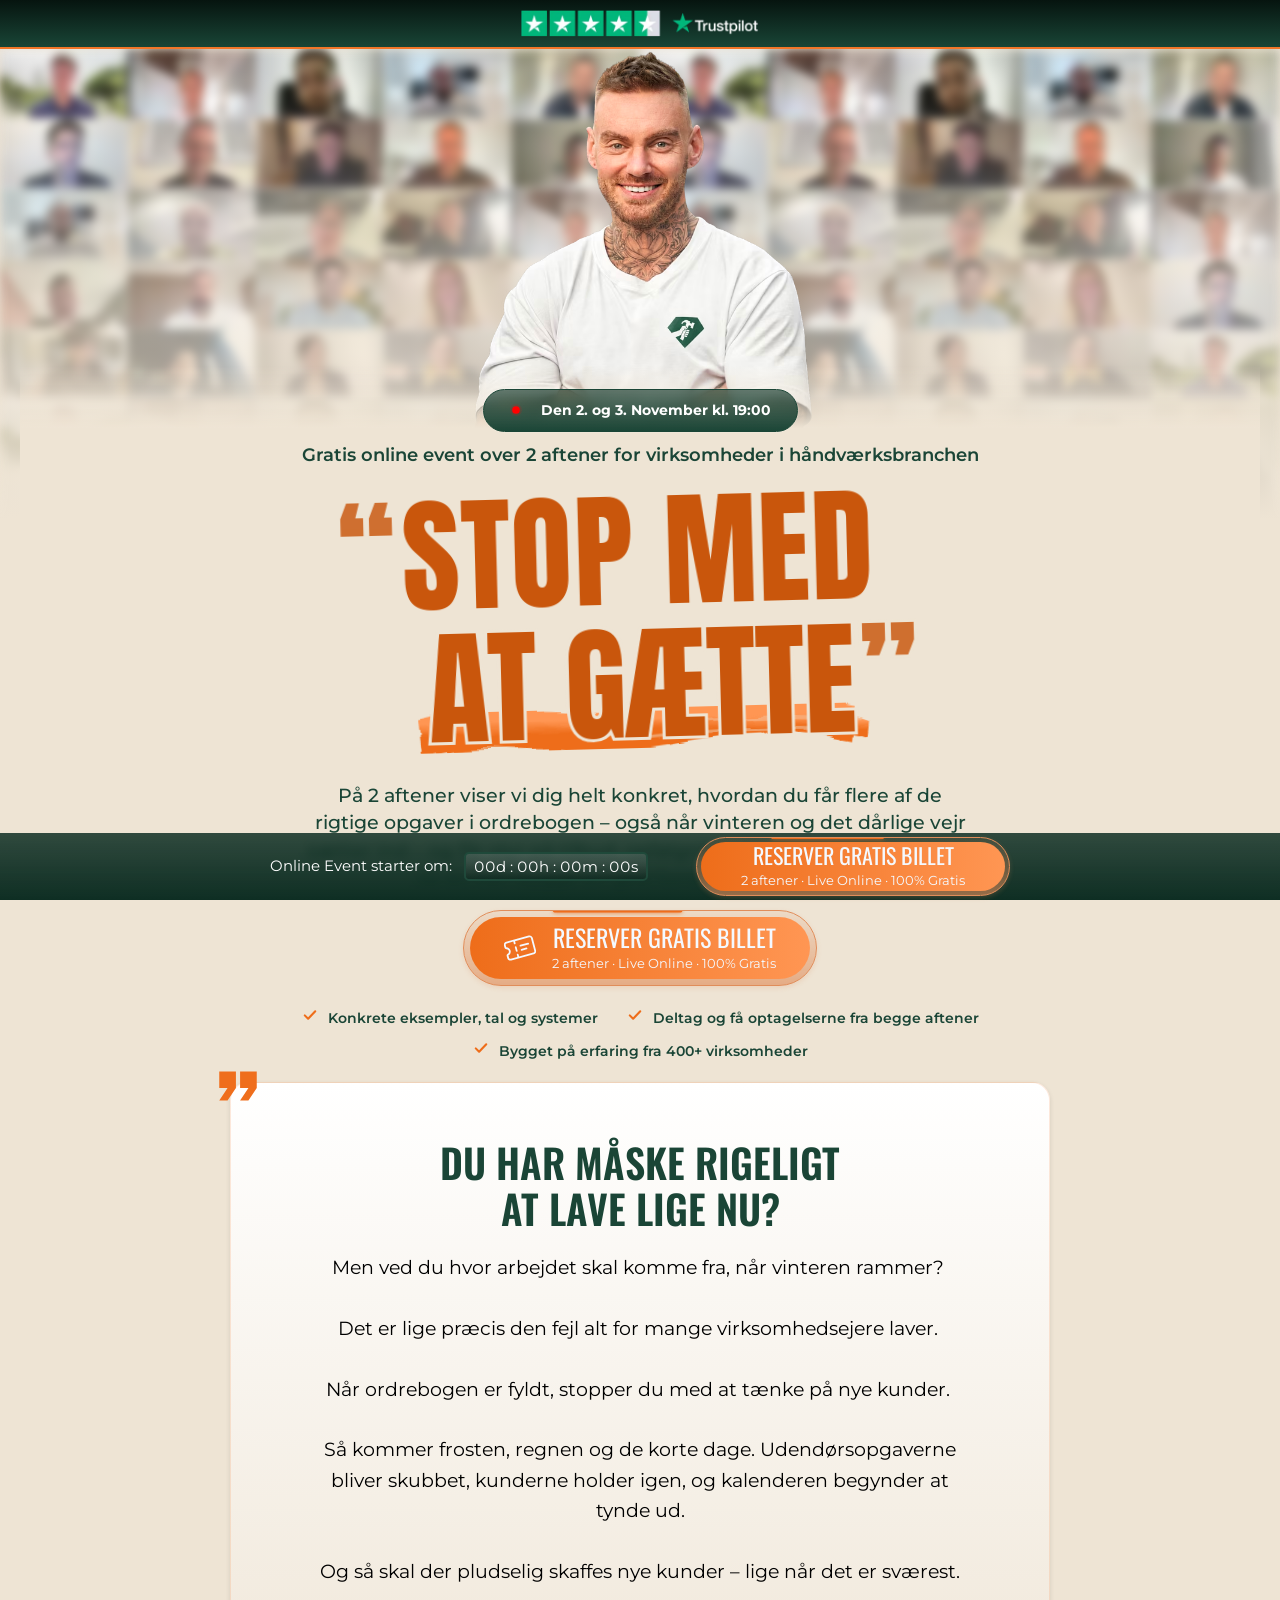
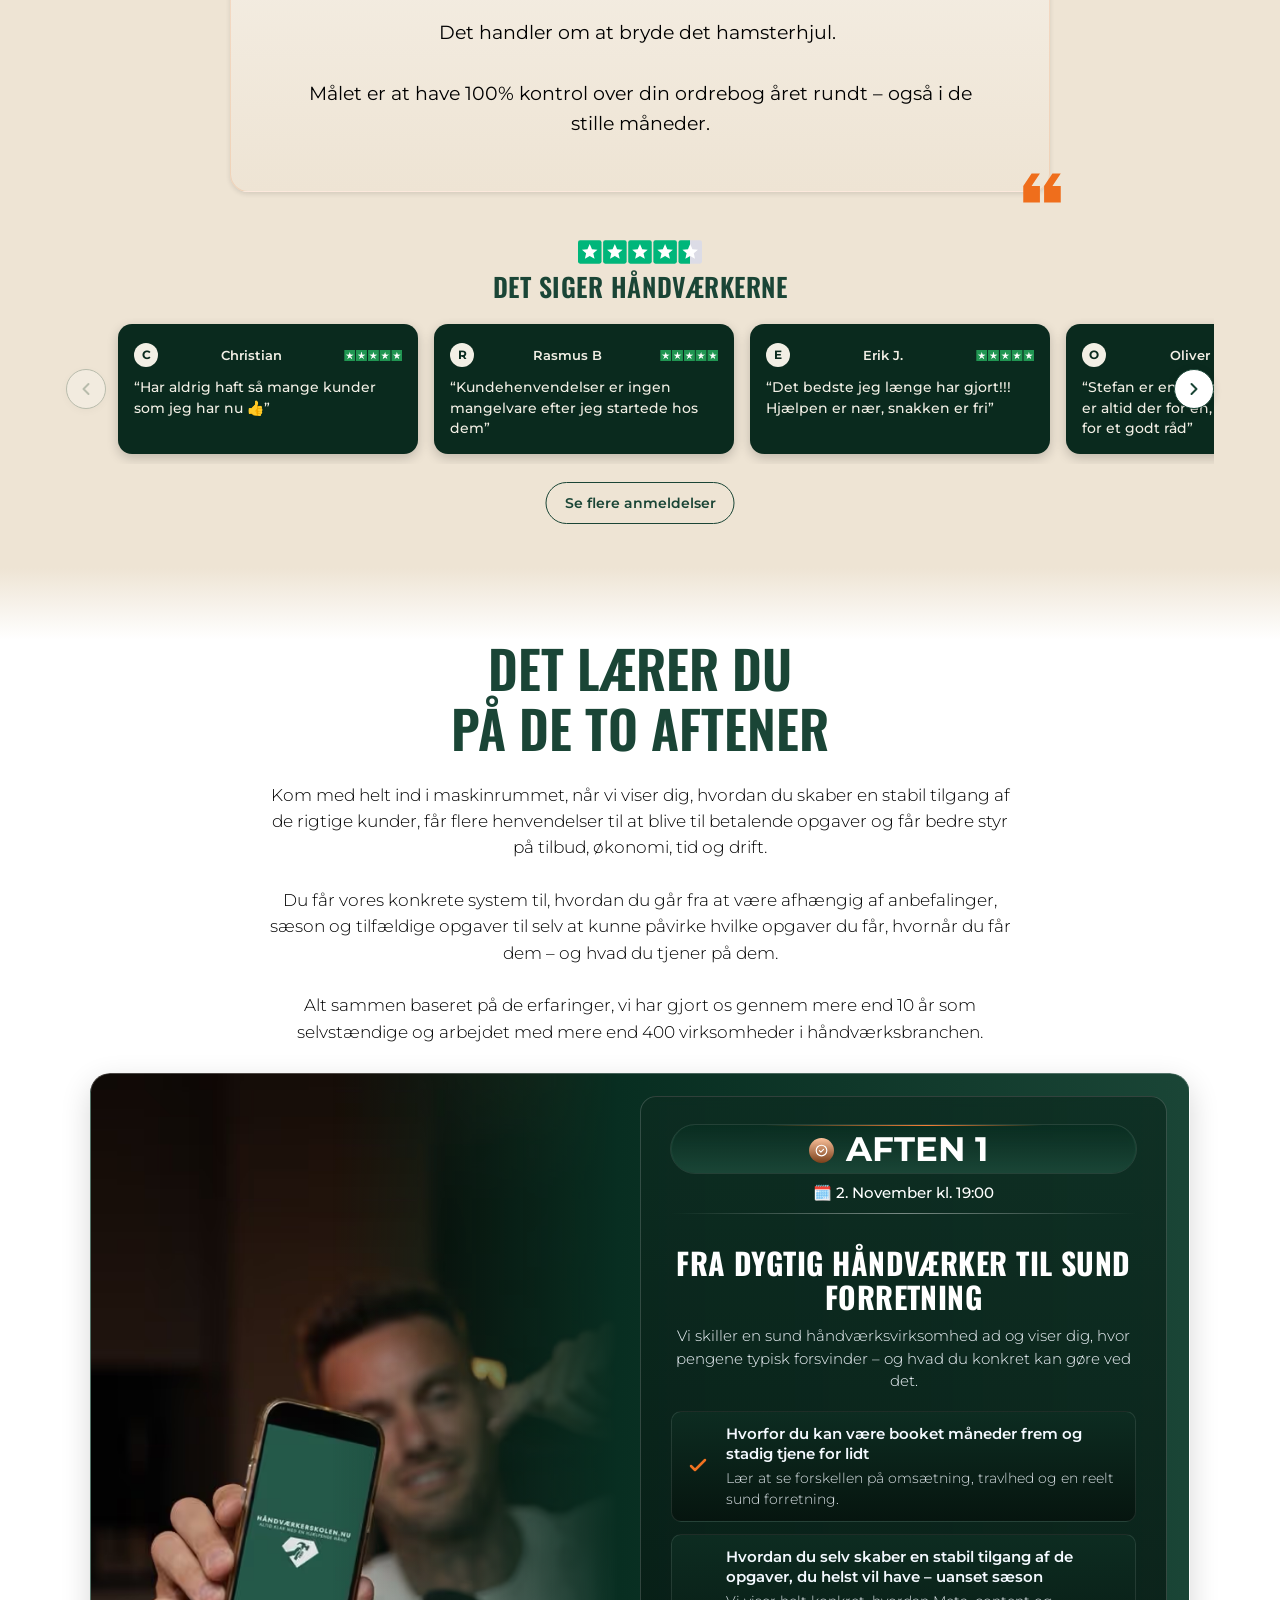
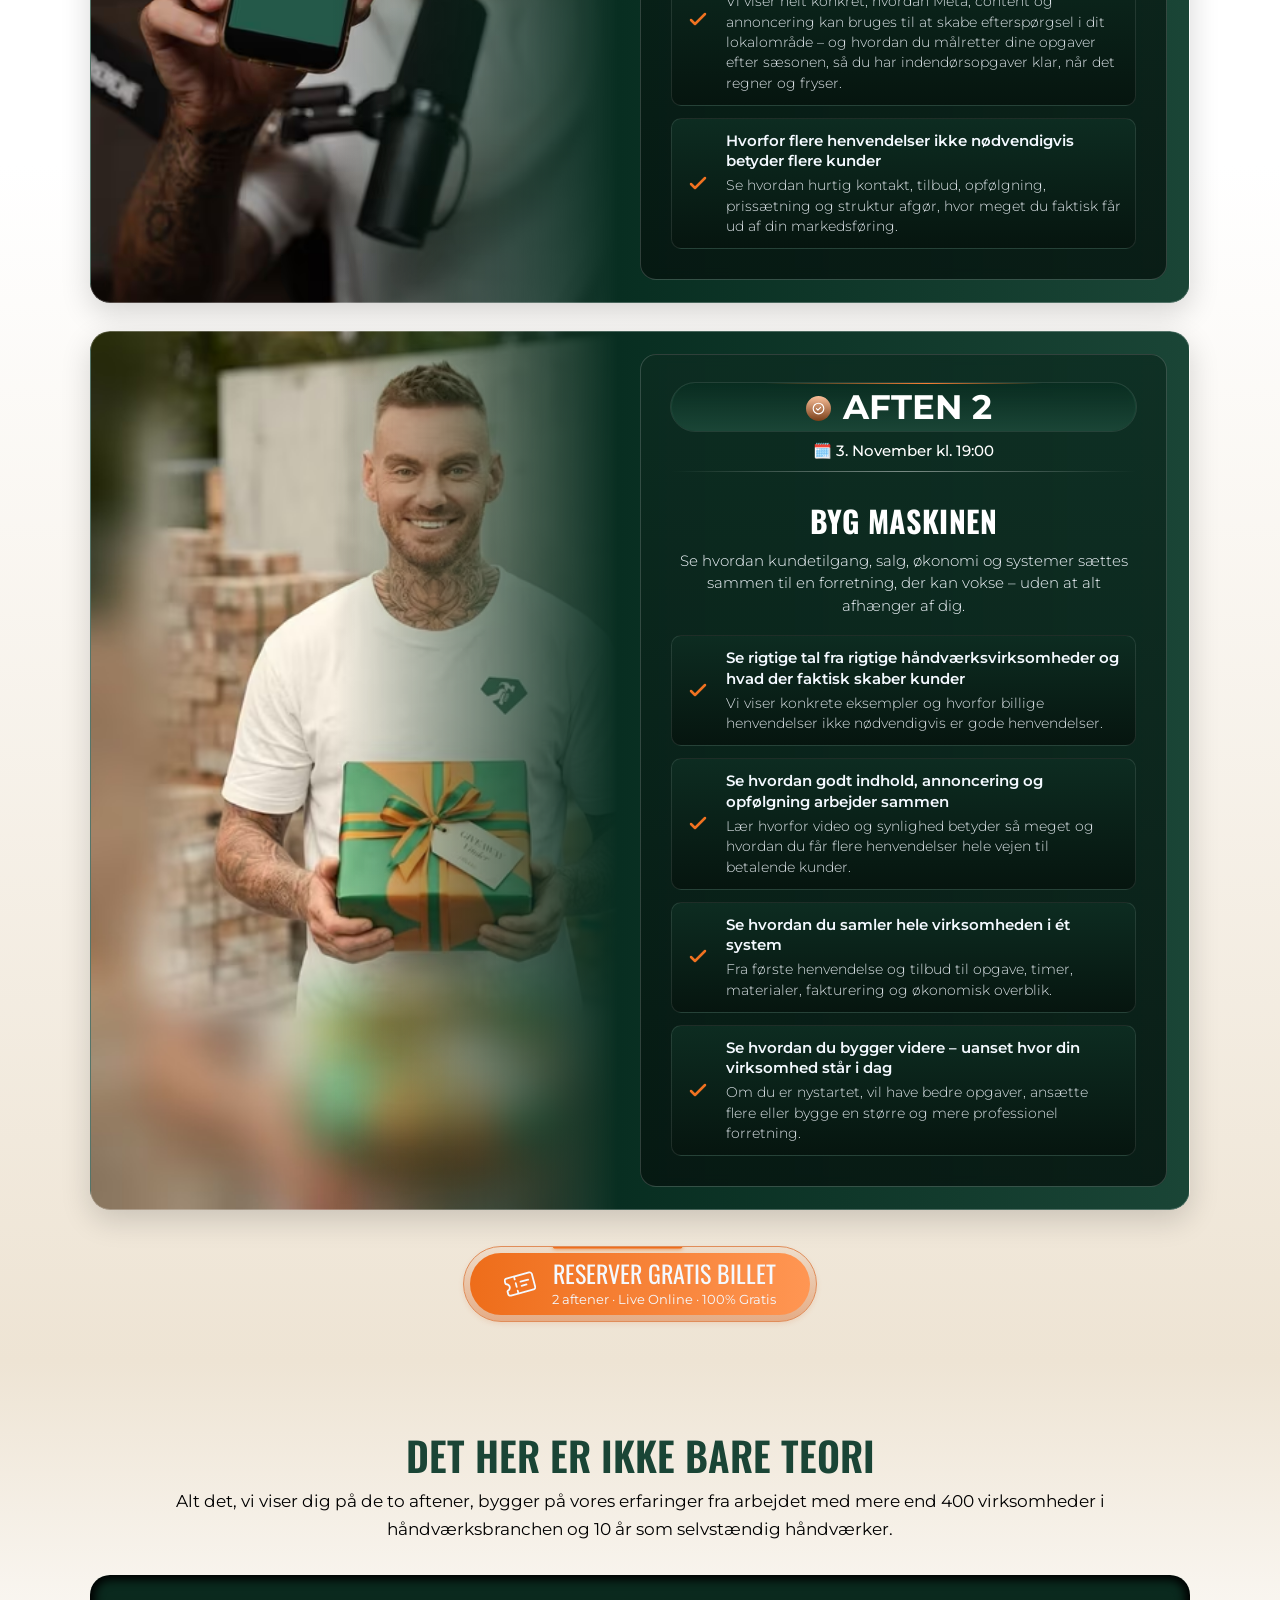
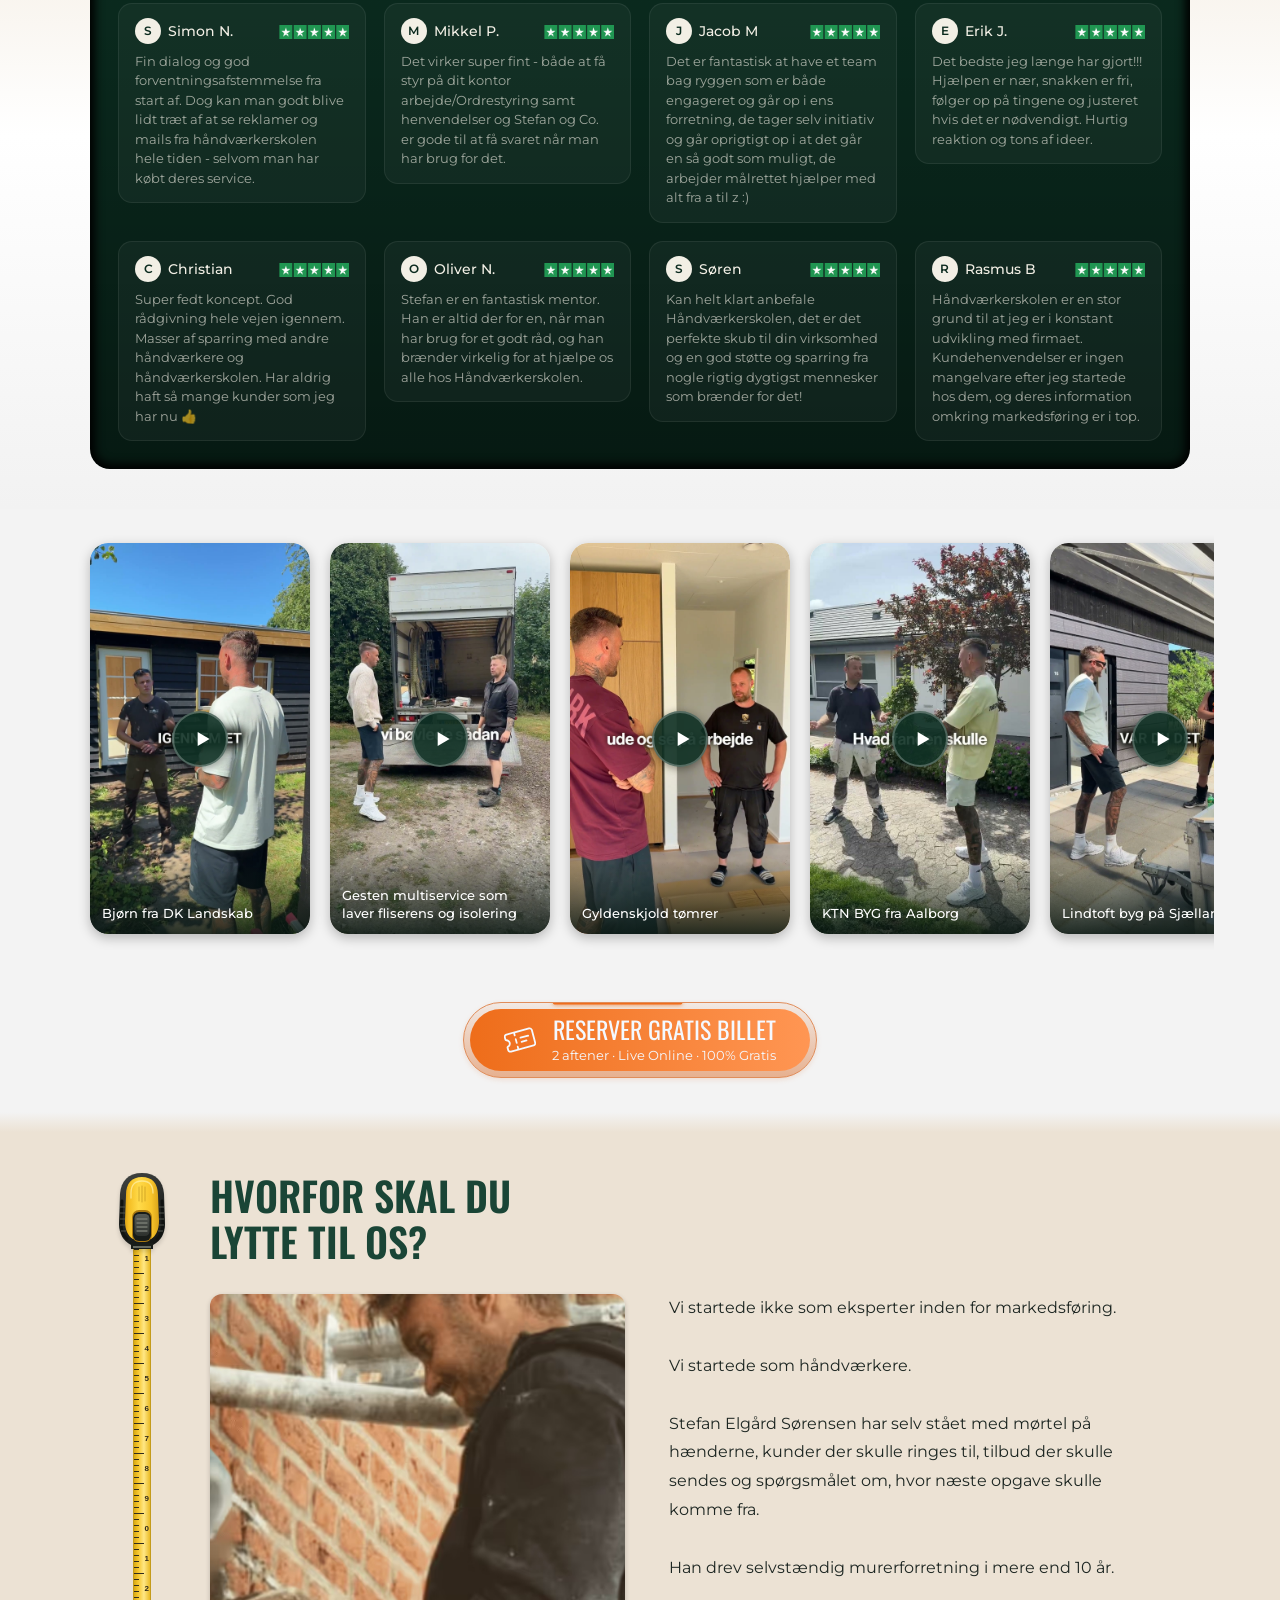
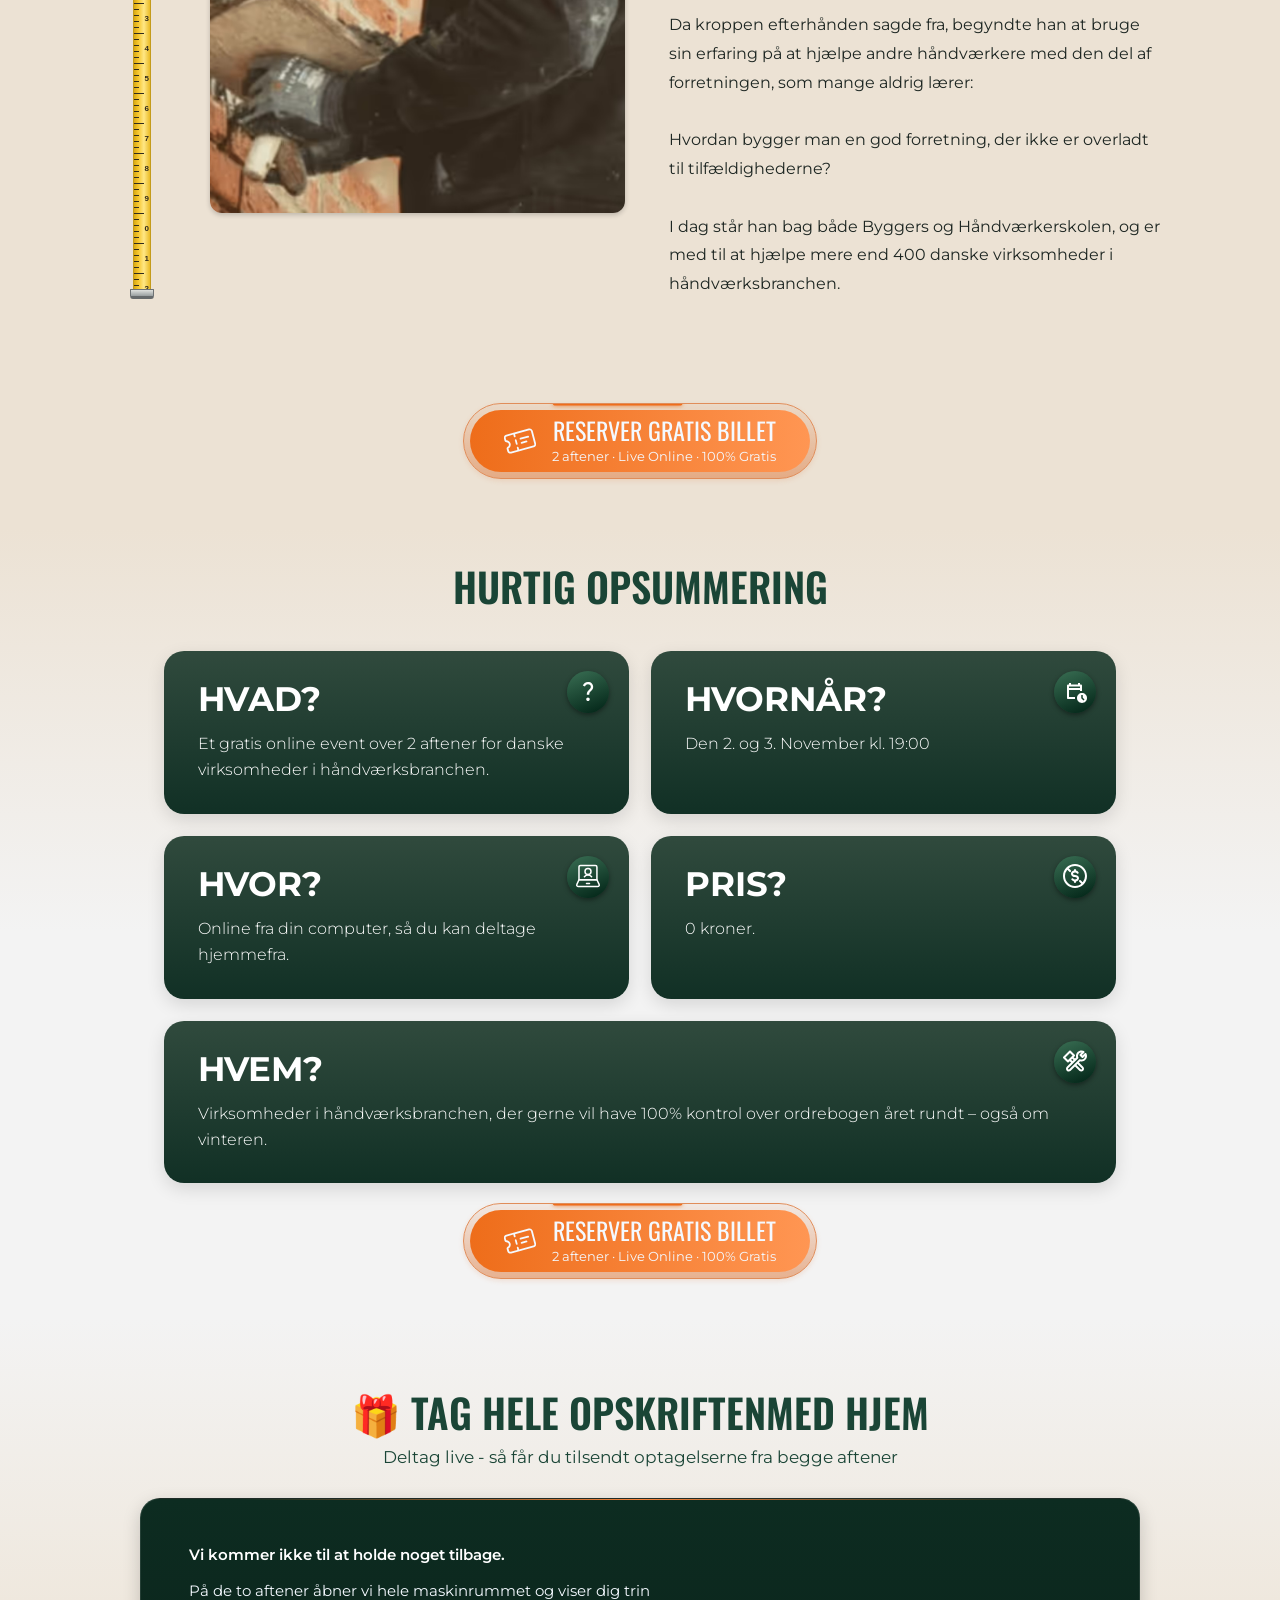
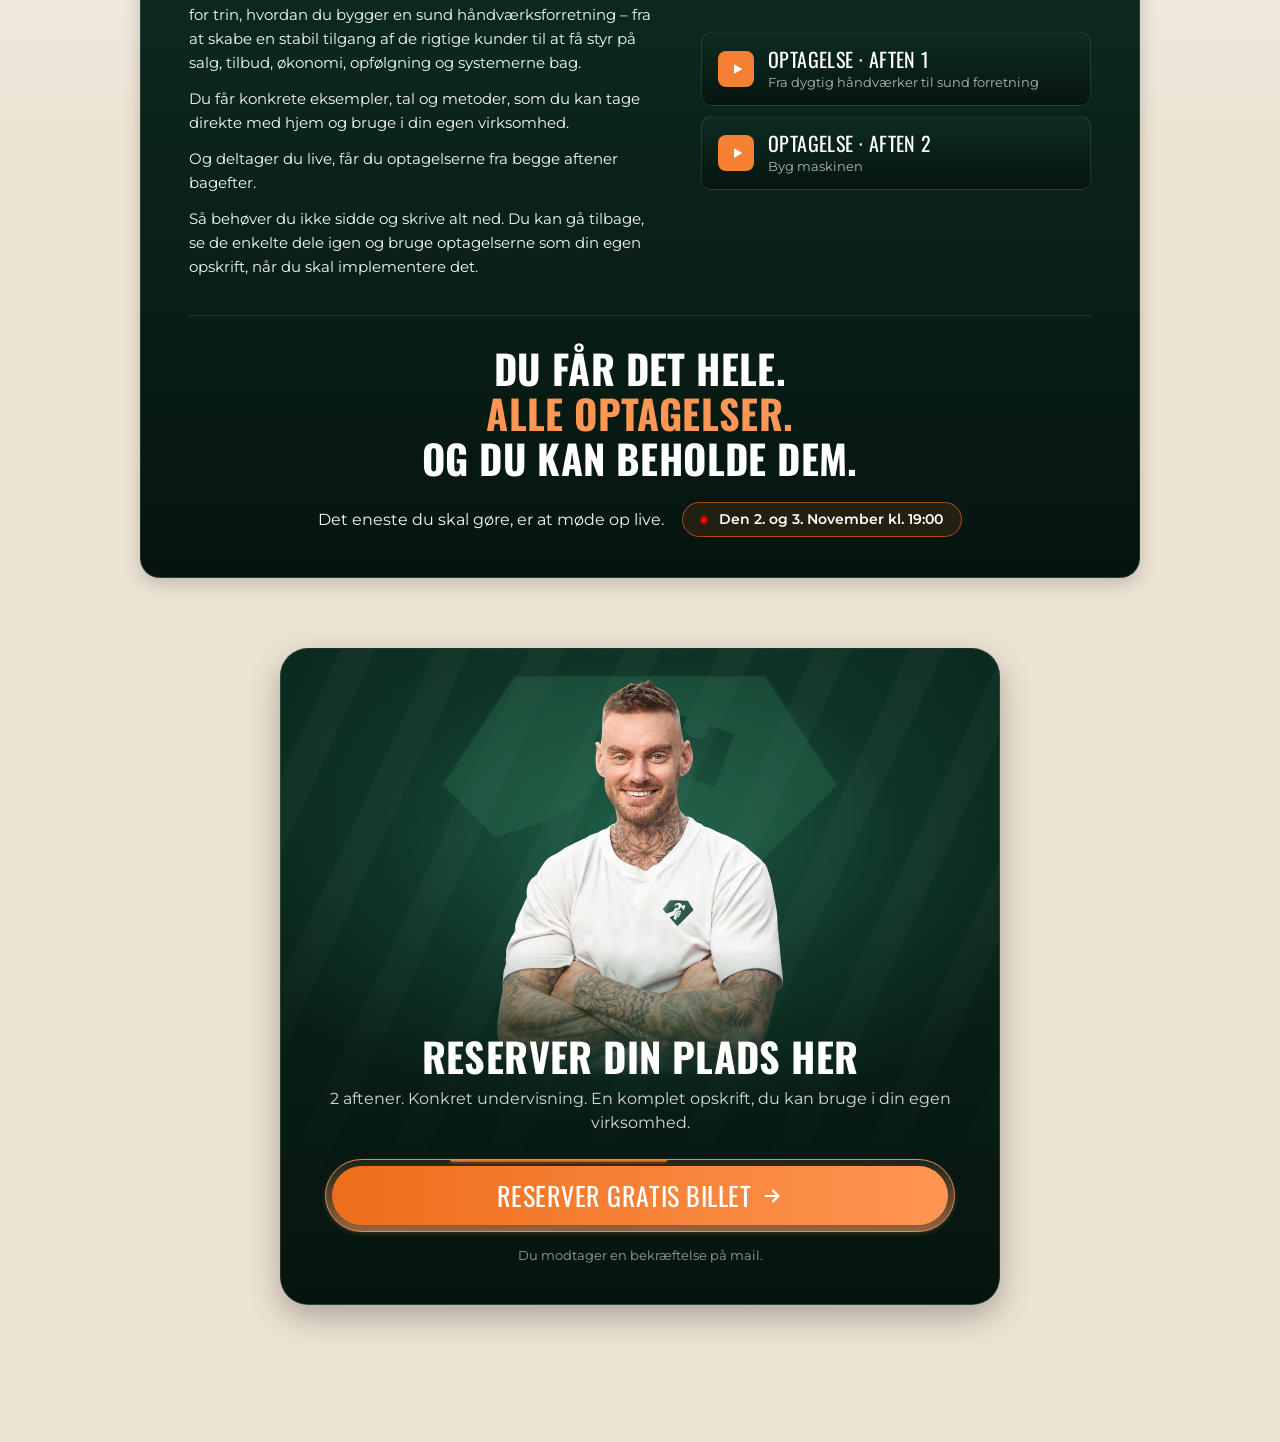
<file: okt/index.html>
<!DOCTYPE html>
<html lang="da">
<head>
<meta charset="utf-8"/>
<title>STOP MED AT GÆTTE – gratis online event for håndværkere</title>
<meta content="width=device-width, initial-scale=1" name="viewport"/>
<meta property="og:title" content="STOP MED AT GÆTTE – gratis online event for håndværkere"/>
<meta property="og:image" content="https://event.haandvaerkerskolen.nu/okt/assets/og-image.png"/>
<link rel="canonical" href="https://event.haandvaerkerskolen.nu/okt"/>
<meta name="robots" content="noindex"/>
<link rel="icon" type="image/png" sizes="32x32" href="/okt/assets/6a15de2a01f4e577e7fee237_favicon-32x32.png"/>
<link rel="icon" type="image/png" sizes="48x48" href="/okt/assets/6a15de2a01f4e577e7fee234_favicon-32x32.png"/>
<link rel="apple-touch-icon" sizes="180x180" href="/okt/assets/6a15de2a36fa7c42e4ec2edc_favicon-32x32.png"/>
<link rel="icon" type="image/png" sizes="192x192" href="/okt/assets/6a15de2a0312a21507312eea_favicon-32x32.png"/>
<link rel="icon" type="image/png" sizes="512x512" href="/okt/assets/6a15de2a1ea45b065c39f08c_favicon-32x32.png"/>
<link rel="preconnect" href="https://fonts.googleapis.com"/>
<link rel="preconnect" href="https://fonts.gstatic.com" crossorigin/>
<link href="https://fonts.googleapis.com/css?family=Montserrat:100,100italic,200,200italic,300,300italic,400,400italic,500,500italic,600,600italic,700,700italic,800,800italic,900,900italic|Oswald:200,300,400,500,600,700&display=swap" rel="stylesheet"/>
<link href="https://fonts.googleapis.com/css2?family=Anton&display=swap" rel="stylesheet"/>
<link href="/okt/css/webflow.css" rel="stylesheet"/>
<link href="/okt/css/custom.css" rel="stylesheet"/>
<link href="/okt/css/desktop.css" rel="stylesheet"/>
</head>
<body class="body-2">
<div class="page_wrapper">
<div class="trustpilot-horizontal">
<img src="/okt/assets/69c243bead651da063dac836_Design_uden_navn_93_.avif" loading="lazy" width="224" sizes="224px" alt="" srcset="/okt/assets/69c243bead651da063dac836_Design_uden_navn_93_-p-500.avif 500w, /okt/assets/69c243bead651da063dac836_Design_uden_navn_93_-p-800.avif 800w, /okt/assets/69c243bead651da063dac836_Design_uden_navn_93_.avif 2010w"/>
</div>
<div class="section_hero signup">
<div class="div-block-195">
<img width="2032" loading="lazy" alt="" src="/okt/assets/69ad5dc6057fd6b3d44518cb_Design_uden_navn_78_.avif" class="image-92"/>
<div class="hero-section new copy white">
<div class="container_hero-2 signup">
<div class="div-block-74 new">
<div class="div-block-82">
<img width="700" sizes="(max-width: 767px) 100vw, 700px" alt="" src="/okt/assets/hero-stefan.avif" loading="lazy" srcset="/okt/assets/hero-stefan-p-500.avif 500w, /okt/assets/hero-stefan-p-800.avif 800w, /okt/assets/hero-stefan.avif 1319w" class="image-41"/>
<div class="div-block-193">
</div>
</div>
<div class="div-block-83">
<div class="event-badge">
<div class="div-block-192 clean">
<div class="code-embed-42 _1 w-embed">
<svg width="16" height="16" viewBox="0 0 32 32" xmlns="http://www.w3.org/2000/svg">
<circle cx="16" cy="16" r="10" fill="#ff0000">
<animate attributeName="r" values="7;8;7;7" keyTimes="0;0.43;0.56;1" dur="2.3s" repeatCount="indefinite"/>
</circle>
<circle cx="16" cy="16" r="14" fill="#ff0000" opacity="0">
<animate attributeName="r" values="11;11;14;11" keyTimes="0;0.43;0.56;1" dur="2.3s" repeatCount="indefinite"/>
<animate attributeName="opacity" values="0;0;0.45;0" keyTimes="0;0.43;0.56;1" dur="2.3s" repeatCount="indefinite"/>
</circle>
</svg>
</div>
</div>
<div class="text-size-medium-8">
<strong class="bold-text-46">Den 2. og 3. November kl. 19:00<br/>
</strong>
</div>
</div>
<p class="hero-kicker">Gratis online event over 2 aftener for virksomheder i håndværksbranchen</p>
<div class="div-block-297 hh-root">
<div class="hh-sign" role="heading" aria-level="1" aria-label="“Stop med at gætte”">
<span class="hh-line1" aria-hidden="true"><span class="hh-txt"><span class="hh-q">“</span>Stop med</span></span>
<span class="hh-line2" aria-hidden="true">
<svg class="hh-swipe" viewBox="0 0 420 30" preserveAspectRatio="none" aria-hidden="true" focusable="false" xmlns="http://www.w3.org/2000/svg">
<defs>
<linearGradient id="hhGrad" x1="0" y1="0" x2="0" y2="1"><stop offset="0" stop-color="#ff9653"/><stop offset="1" stop-color="#ee6d1a"/></linearGradient>
<filter id="hhRough" x="-3%" y="-45%" width="106%" height="190%" color-interpolation-filters="sRGB">
<feTurbulence type="fractalNoise" baseFrequency="0.018 0.17" numOctaves="2" seed="11" result="n"/>
<feDisplacementMap in="SourceGraphic" in2="n" scale="6" xChannelSelector="R" yChannelSelector="G"/>
</filter>
</defs>
<g filter="url(#hhRough)" fill="none" stroke-linecap="butt" stroke-linejoin="round">
<path class="hh-p" pathLength="1" d="M 5 17 C 70 8, 150 21, 230 14 S 350 9, 404 15.5" stroke="url(#hhGrad)" stroke-width="20"/>
<path class="hh-p hh-tail" pathLength="1" d="M 372 14.5 C 390 14.5, 406 16, 417 18.5" stroke="url(#hhGrad)" stroke-width="9"/>
<path class="hh-p hh-b1" pathLength="1" d="M 200 20.5 C 260 17, 330 16.5, 404 19.5" stroke="#eee4d4" stroke-width="1.5" opacity=".42"/>
<path class="hh-p hh-b2" pathLength="1" d="M 268 12 C 320 10, 370 11, 411 13" stroke="#eee4d4" stroke-width="1.2" opacity=".32"/>
</g>
</svg>
<span class="hh-txt">at gætte<span class="hh-q">”</span></span>
</span>
</div>
</div>
<p class="hero-sub">På 2 aftener viser vi dig helt konkret, hvordan du får flere af de rigtige opgaver i ordrebogen – også når vinteren og det dårlige vejr sætter ind – og får styr på tilbud, opfølgning, økonomi og driften bag, så du kan bygge en god forretning året rundt.</p>
<div class="div-block-71">
<div class="div-block-194 jiggle cta-beam">
<a href="#tilmeld" class="link-block-6 w-inline-block">
<div class="code-embed-28 w-embed">
<svg xmlns="http://www.w3.org/2000/svg" viewBox="0 0 32 32" width="32" height="32" fill="currentColor">
<path d="M23.9568 10.7593L16.2294 12.8298C15.7494 12.9584 15.4644 13.452 15.593 13.9321C15.7217 14.4121 16.2152 14.6971 16.6953 14.5685L24.4227 12.4979C24.9028 12.3693 25.1877 11.8757 25.0591 11.3957C24.9305 10.9156 24.4369 10.6306 23.9568 10.7593Z"/>
<path d="M22.2542 15.5709L17.3183 16.8935C16.8382 17.0221 16.5533 17.5157 16.6819 17.9957C16.8105 18.4758 17.3041 18.7608 17.7842 18.6321L22.7201 17.3096C23.2001 17.1809 23.4851 16.6874 23.3565 16.2073C23.2278 15.7272 22.7343 15.4423 22.2542 15.5709Z"/>
<path d="M24.769 3.59801L2.20501 9.64402C0.49049 10.1034 -0.531539 11.8722 -0.071876 13.5877L0.52729 15.8238C0.750392 16.6564 1.52373 17.2205 2.40916 17.1945C3.53775 17.1602 4.53115 17.9003 4.82439 18.9947C5.11738 20.0881 4.62738 21.2267 3.63215 21.7626C2.85303 22.1815 2.46533 23.0567 2.68843 23.8893L3.2876 26.1254C3.747 27.8399 5.51579 28.862 7.23127 28.4023L29.7953 22.3563C31.5098 21.8969 32.5328 20.1278 32.0731 18.4123L28.7137 5.87463C28.253 4.15941 26.4836 3.1386 24.769 3.59801ZM30.3335 18.8785C30.5362 19.6348 30.0857 20.415 29.3294 20.6176L15.1332 24.4215L14.5897 22.393C14.4611 21.913 13.9675 21.628 13.4874 21.7566C13.0074 21.8853 12.7224 22.3788 12.851 22.8589L13.3945 24.8874L6.7654 26.6636C6.00908 26.8663 5.22892 26.4159 5.02626 25.6595L4.4862 23.3465C6.21896 22.4143 7.07319 20.4327 6.56306 18.5288C6.05267 16.624 4.32208 15.335 2.26596 15.3579L1.66679 13.1218C1.46414 12.3655 1.91456 11.5853 2.67088 11.3827L9.301 9.60615L9.84452 11.6346C9.97315 12.1147 10.4667 12.3996 10.9468 12.271C11.4269 12.1424 11.7118 11.6488 11.5832 11.1687L11.0397 9.14028L25.2349 5.33667C25.9912 5.13402 26.7714 5.58445 26.974 6.34077L30.3335 18.8785Z"/>
<path d="M11.4787 14.2715C11.0054 14.3983 10.7155 14.9005 10.8423 15.3738L11.8465 19.1216C11.9734 19.5949 12.4755 19.8848 12.9488 19.758C13.4318 19.6286 13.712 19.129 13.5852 18.6557L12.581 14.9079C12.4542 14.4346 11.9617 14.1421 11.4787 14.2715Z"/>
</svg>
</div>
<div>
<div class="text-block-95">
<strong class="bold-text-17">RESERVER GRATIS BILLET</strong>
</div>
<div class="text-block-95">
<strong class="bold-text-34">2 aftener · Live Online · 100% Gratis</strong>
</div>
</div>
</a>
</div>
</div>
<div class="div-block-321 hero-perks">
<div class="div-block-320">
<div class="div-block-322">
<div class="code-embed-68 w-embed">
<svg xmlns="http://www.w3.org/2000/svg" width="18" height="18" viewBox="0 0 24 24" fill="none" stroke="currentColor" stroke-width="2.8" stroke-linecap="round" stroke-linejoin="round" aria-hidden="true">
<path d="M5 12.5l4.5 4.5L19 7"/>
</svg>
</div>
</div>
<div class="text-block-149">Konkrete eksempler, tal og systemer</div>
</div>
<div class="div-block-320">
<div class="div-block-322">
<div class="code-embed-68 w-embed">
<svg xmlns="http://www.w3.org/2000/svg" width="18" height="18" viewBox="0 0 24 24" fill="none" stroke="currentColor" stroke-width="2.8" stroke-linecap="round" stroke-linejoin="round" aria-hidden="true">
<path d="M5 12.5l4.5 4.5L19 7"/>
</svg>
</div>
</div>
<div class="text-block-149">Deltag og få optagelserne fra begge aftener</div>
</div>
<div class="div-block-320">
<div class="div-block-322">
<div class="code-embed-68 w-embed">
<svg xmlns="http://www.w3.org/2000/svg" width="18" height="18" viewBox="0 0 24 24" fill="none" stroke="currentColor" stroke-width="2.8" stroke-linecap="round" stroke-linejoin="round" aria-hidden="true">
<path d="M5 12.5l4.5 4.5L19 7"/>
</svg>
</div>
</div>
<div class="text-block-149">Bygget på erfaring fra 400+ virksomheder</div>
</div>
</div>
<div class="title_wrap copy hero-quote">
<div class="div-block-327 top">
<div class="code-embed-71 w-embed">
<svg xmlns="http://www.w3.org/2000/svg" width="50" height="50" viewBox="0 0 24 24" fill="currentColor">
<path d="M3 5h8v8l-4 6H3l4-6H3V5Zm10 0h8v8l-4 6h-4l4-6h-4V5Z"/>
</svg>
</div>
</div>
<div class="heading-wrapper-4 l _2">
<h2 class="heading-style-h2-5 black">DU HAR MÅSKE RIGELIGT <br/>AT LAVE LIGE NU?</h2>
</div>
<p class="paragraph-46 _2 _1">Men ved du hvor arbejdet skal komme fra, når vinteren rammer? <br/><br/>Det er lige præcis den fejl alt for mange virksomhedsejere laver. <br/><br/>Når ordrebogen er fyldt, stopper du med at tænke på nye kunder. <br/><br/>Så kommer frosten, regnen og de korte dage. Udendørsopgaverne bliver skubbet, kunderne holder igen, og kalenderen begynder at tynde ud.<br/><br/>Og så skal der pludselig skaffes nye kunder – lige når det er sværest.<br/><br/>Det handler om at bryde det hamsterhjul. <br/><br/>Målet er at have 100% kontrol over din ordrebog året rundt – også i de stille måneder.</p>
<div class="div-block-327 _2">
<div class="code-embed-71 w-embed">
<svg xmlns="http://www.w3.org/2000/svg" width="50" height="50" viewBox="0 0 24 24" fill="currentColor">
<path d="M3 5h8v8l-4 6H3l4-6H3V5Zm10 0h8v8l-4 6h-4l4-6h-4V5Z"/>
</svg>
</div>
</div>
</div>
</div>
</div>
</div>
</div>
</div>
</div>
<div class="hero-trust">
<div class="hero-trust__head">
<svg class="hero-trust__stars" viewBox="0 0 116 22" aria-label="4,5 ud af 5 stjerner"><defs><linearGradient id="tpHalf" x1="0" x2="1"><stop offset=".5" stop-color="#00b67a"/><stop offset=".5" stop-color="#dcdce6"/></linearGradient></defs><g transform="translate(0.0 0)"><rect width="22" height="22" rx="2" fill="#00b67a"/><g transform="translate(1.6 1.6) scale(.78)" fill="#fff"><path d="M12 2.6l2.7 6.1 6.6.6-5 4.4 1.5 6.5L12 16.9l-5.8 3.3 1.5-6.5-5-4.4 6.6-.6z"/></g></g><g transform="translate(23.5 0)"><rect width="22" height="22" rx="2" fill="#00b67a"/><g transform="translate(1.6 1.6) scale(.78)" fill="#fff"><path d="M12 2.6l2.7 6.1 6.6.6-5 4.4 1.5 6.5L12 16.9l-5.8 3.3 1.5-6.5-5-4.4 6.6-.6z"/></g></g><g transform="translate(47.0 0)"><rect width="22" height="22" rx="2" fill="#00b67a"/><g transform="translate(1.6 1.6) scale(.78)" fill="#fff"><path d="M12 2.6l2.7 6.1 6.6.6-5 4.4 1.5 6.5L12 16.9l-5.8 3.3 1.5-6.5-5-4.4 6.6-.6z"/></g></g><g transform="translate(70.5 0)"><rect width="22" height="22" rx="2" fill="#00b67a"/><g transform="translate(1.6 1.6) scale(.78)" fill="#fff"><path d="M12 2.6l2.7 6.1 6.6.6-5 4.4 1.5 6.5L12 16.9l-5.8 3.3 1.5-6.5-5-4.4 6.6-.6z"/></g></g><g transform="translate(94 0)"><rect width="22" height="22" rx="2" fill="url(#tpHalf)"/><g transform="translate(1.6 1.6) scale(.78)" fill="#fff"><path d="M12 2.6l2.7 6.1 6.6.6-5 4.4 1.5 6.5L12 16.9l-5.8 3.3 1.5-6.5-5-4.4 6.6-.6z"/></g></g></svg>
<h2 class="hero-trust__title">Det siger håndværkerne</h2>
</div>
<div class="hero-trust__scroller">
<button type="button" class="hero-trust__arrow hero-trust__arrow--prev" data-dir="-1" aria-label="Forrige anmeldelser"><svg viewBox="0 0 24 24" fill="none" stroke="currentColor" stroke-width="2.4" stroke-linecap="round" stroke-linejoin="round" aria-hidden="true"><path d="m9 6 6 6-6 6"/></svg></button>
<div class="hero-trust__row">
<figure class="hero-trust__card"><figcaption class="hero-trust__who"><span class="hero-trust__avatar" aria-hidden="true">C</span><span class="hero-trust__name">Christian</span><img src="/okt/assets/69b57ce72a9bb8e7da9732c5_trustpilot_stars.avif" loading="lazy" width="58" alt="5 stjerner"/></figcaption><blockquote>“Har aldrig haft så mange kunder som jeg har nu 👍”</blockquote></figure>
<figure class="hero-trust__card"><figcaption class="hero-trust__who"><span class="hero-trust__avatar" aria-hidden="true">R</span><span class="hero-trust__name">Rasmus B</span><img src="/okt/assets/69b57ce72a9bb8e7da9732c5_trustpilot_stars.avif" loading="lazy" width="58" alt="5 stjerner"/></figcaption><blockquote>“Kundehenvendelser er ingen mangelvare efter jeg startede hos dem”</blockquote></figure>
<figure class="hero-trust__card"><figcaption class="hero-trust__who"><span class="hero-trust__avatar" aria-hidden="true">E</span><span class="hero-trust__name">Erik J.</span><img src="/okt/assets/69b57ce72a9bb8e7da9732c5_trustpilot_stars.avif" loading="lazy" width="58" alt="5 stjerner"/></figcaption><blockquote>“Det bedste jeg længe har gjort!!! Hjælpen er nær, snakken er fri”</blockquote></figure>
<figure class="hero-trust__card"><figcaption class="hero-trust__who"><span class="hero-trust__avatar" aria-hidden="true">O</span><span class="hero-trust__name">Oliver N.</span><img src="/okt/assets/69b57ce72a9bb8e7da9732c5_trustpilot_stars.avif" loading="lazy" width="58" alt="5 stjerner"/></figcaption><blockquote>“Stefan er en fantastisk mentor. Han er altid der for en, når man har brug for et godt råd”</blockquote></figure>
<figure class="hero-trust__card"><figcaption class="hero-trust__who"><span class="hero-trust__avatar" aria-hidden="true">S</span><span class="hero-trust__name">Søren</span><img src="/okt/assets/69b57ce72a9bb8e7da9732c5_trustpilot_stars.avif" loading="lazy" width="58" alt="5 stjerner"/></figcaption><blockquote>“Kan helt klart anbefale Håndværkerskolen, det er det perfekte skub til din virksomhed”</blockquote></figure>
<figure class="hero-trust__card"><figcaption class="hero-trust__who"><span class="hero-trust__avatar" aria-hidden="true">J</span><span class="hero-trust__name">Jacob M</span><img src="/okt/assets/69b57ce72a9bb8e7da9732c5_trustpilot_stars.avif" loading="lazy" width="58" alt="5 stjerner"/></figcaption><blockquote>“Det er fantastisk at have et team bag ryggen som er både engageret og går op i ens forretning”</blockquote></figure>
<figure class="hero-trust__card"><figcaption class="hero-trust__who"><span class="hero-trust__avatar" aria-hidden="true">M</span><span class="hero-trust__name">Mikkel P.</span><img src="/okt/assets/69b57ce72a9bb8e7da9732c5_trustpilot_stars.avif" loading="lazy" width="58" alt="5 stjerner"/></figcaption><blockquote>“Det virker super fint - både at få styr på dit kontor arbejde/Ordrestyring samt henvendelser”</blockquote></figure>
</div>
<button type="button" class="hero-trust__arrow hero-trust__arrow--next" data-dir="1" aria-label="Flere anmeldelser"><svg viewBox="0 0 24 24" fill="none" stroke="currentColor" stroke-width="2.4" stroke-linecap="round" stroke-linejoin="round" aria-hidden="true"><path d="m9 6 6 6-6 6"/></svg></button>
</div>
<a class="hero-trust__more" href="#anmeldelser">Se flere anmeldelser</a>
</div>
<section id="process" class="process_section-3 grey">
<div class="section_container">
<div class="title_wrap">
<div class="heading-wrapper-4 l">
<h1 class="heading-style-h2-5 black xl">Det lærer du <br/>på de to aftener</h1>
</div>
<p class="paragraph-46">Kom med helt ind i maskinrummet, når vi viser dig, hvordan du skaber en stabil tilgang af de rigtige kunder, får flere henvendelser til at blive til betalende opgaver og får bedre styr på tilbud, økonomi, tid og drift.<br/><br/>Du får vores konkrete system til, hvordan du går fra at være afhængig af anbefalinger, sæson og tilfældige opgaver til selv at kunne påvirke hvilke opgaver du får, hvornår du får dem – og hvad du tjener på dem.<br/><br/>Alt sammen baseret på de erfaringer, vi har gjort os gennem mere end 10 år som selvstændige og arbejdet med mere end 400 virksomheder i håndværksbranchen.</p>
</div>
<div class="process-2">
<div class="process_card">
<div class="process_details-2">
<div class="content_item sign-up">
<img width="521" sizes="(max-width: 767px) 100vw, 521px" alt="" src="/okt/assets/6a2bf4c2b7d387841017761a_Design_uden_navn_98_stor.avif" loading="lazy" srcset="/okt/assets/6a2bf4c2b7d387841017761a_Design_uden_navn_98_stor-p-500.avif 500w, /okt/assets/6a2bf4c2b7d387841017761a_Design_uden_navn_98_stor-p-800.avif 800w, /okt/assets/6a2bf4c2b7d387841017761a_Design_uden_navn_98_stor.avif 853w" class="image-93 _1"/>
<div class="div-block-200">
<div class="div-block-199">
</div>
<div class="div-block-203">
<div class="div-block-325">
<div class="div-block-262">
<div class="event-badge step">
<div class="div-block-192">
<div class="code-embed-62 w-embed">
<svg xmlns="http://www.w3.org/2000/svg" viewBox="0 0 24 24" fill="none">
<circle cx="12" cy="12" r="8.5" stroke="white" stroke-width="1.8"/>
<path d="M8.7 12.2L11 14.5L15.3 10.2" stroke="white" stroke-width="1.8" stroke-linecap="round" stroke-linejoin="round"/>
</svg>
</div>
</div>
<div class="text-size-medium-8 _2">
<strong class="bold-text-62 big">AFTEN 1<br/>
</strong>
</div>
<div class="div-block-261">
</div>
</div>
</div>
<div class="div-block-324">
<div class="text-block-151">🗓️ 2. November kl. 19:00</div>
</div>
<div class="line">
</div>
</div>
<div>
<div class="step-heading">
<h3 class="heading-50 sign-up">FRA DYGTIG HÅNDVÆRKER TIL SUND FORRETNING</h3>
</div>
<div class="text-block-92 step-intro">Vi skiller en sund håndværksvirksomhed ad og viser dig, hvor pengene typisk forsvinder – og hvad du konkret kan gøre ved det.</div>
<div class="div-block-198">
<div class="div-block-201">
<div class="div-block-326">
<div class="code-embed-70 w-embed">
<svg xmlns="http://www.w3.org/2000/svg" width="24" height="24" viewBox="0 0 24 24" fill="none">
<path d="M5 12L9 16L19 6" stroke="currentColor" stroke-width="2.5" stroke-linecap="round" stroke-linejoin="round"/>
</svg>
</div>
</div>
<div class="text-block-92 step-item"><span class="step-item__title">Hvorfor du kan være booket måneder frem og stadig tjene for lidt</span><span class="step-item__desc">Lær at se forskellen på omsætning, travlhed og en reelt sund forretning.</span></div>
</div>
<div class="div-block-201">
<div class="div-block-326">
<div class="code-embed-70 w-embed">
<svg xmlns="http://www.w3.org/2000/svg" width="24" height="24" viewBox="0 0 24 24" fill="none">
<path d="M5 12L9 16L19 6" stroke="currentColor" stroke-width="2.5" stroke-linecap="round" stroke-linejoin="round"/>
</svg>
</div>
</div>
<div class="text-block-92 step-item"><span class="step-item__title">Hvordan du selv skaber en stabil tilgang af de opgaver, du helst vil have – uanset sæson</span><span class="step-item__desc">Vi viser helt konkret, hvordan Meta, content og annoncering kan bruges til at skabe efterspørgsel i dit lokalområde – og hvordan du målretter dine opgaver efter sæsonen, så du har indendørsopgaver klar, når det regner og fryser.</span></div>
</div>
<div class="div-block-201">
<div class="div-block-326">
<div class="code-embed-70 w-embed">
<svg xmlns="http://www.w3.org/2000/svg" width="24" height="24" viewBox="0 0 24 24" fill="none">
<path d="M5 12L9 16L19 6" stroke="currentColor" stroke-width="2.5" stroke-linecap="round" stroke-linejoin="round"/>
</svg>
</div>
</div>
<div class="text-block-92 step-item"><span class="step-item__title">Hvorfor flere henvendelser ikke nødvendigvis betyder flere kunder</span><span class="step-item__desc">Se hvordan hurtig kontakt, tilbud, opfølgning, prissætning og struktur afgør, hvor meget du faktisk får ud af din markedsføring.</span></div>
</div>
</div>
</div>
</div>
</div>
</div>
</div>
<div class="centre_block">
</div>
</div>
<div class="process_card">
<div class="process_details-2">
<div class="content_item sign-up">
<picture><source media="(max-width: 479px)" sizes="100vw" srcset="/okt/assets/aften2-gave-mobile-p-500.avif 500w, /okt/assets/aften2-gave-mobile.avif 928w"/><source media="(max-width: 991px)" sizes="100vw" srcset="/okt/assets/aften2-gave-tablet-p-720.avif 720w, /okt/assets/aften2-gave-tablet.avif 1440w"/><img width="751" sizes="682px" alt="" src="/okt/assets/aften2-gave-desktop.avif" loading="lazy" srcset="/okt/assets/aften2-gave-desktop-p-682.avif 682w, /okt/assets/aften2-gave-desktop.avif 1364w" class="image-93 _2"/></picture>
<div class="div-block-200 _0">
<div class="div-block-199">
</div>
<div class="div-block-203">
<div class="div-block-325">
<div class="div-block-262">
<div class="event-badge step">
<div class="div-block-192">
<div class="code-embed-62 w-embed">
<svg xmlns="http://www.w3.org/2000/svg" viewBox="0 0 24 24" fill="none">
<circle cx="12" cy="12" r="8.5" stroke="white" stroke-width="1.8"/>
<path d="M8.7 12.2L11 14.5L15.3 10.2" stroke="white" stroke-width="1.8" stroke-linecap="round" stroke-linejoin="round"/>
</svg>
</div>
</div>
<div class="text-size-medium-8 _2">
<strong class="bold-text-62 big">AFTEN 2<br/>
</strong>
</div>
<div class="div-block-261">
</div>
</div>
</div>
<div class="div-block-324">
<div class="text-block-151">🗓️ 3. November kl. 19:00</div>
</div>
<div class="line">
</div>
</div>
<div>
<div class="step-heading">
<h3 class="heading-50 sign-up ojn">BYG MASKINEN</h3>
</div>
<div class="text-block-92 step-intro">Se hvordan kundetilgang, salg, økonomi og systemer sættes sammen til en forretning, der kan vokse – uden at alt afhænger af dig.</div>
<div class="div-block-198">
<div class="div-block-201">
<div class="div-block-326">
<div class="code-embed-70 w-embed">
<svg xmlns="http://www.w3.org/2000/svg" width="24" height="24" viewBox="0 0 24 24" fill="none">
<path d="M5 12L9 16L19 6" stroke="currentColor" stroke-width="2.5" stroke-linecap="round" stroke-linejoin="round"/>
</svg>
</div>
</div>
<div class="text-block-92 step-item"><span class="step-item__title">Se rigtige tal fra rigtige håndværksvirksomheder og hvad der faktisk skaber kunder</span><span class="step-item__desc">Vi viser konkrete eksempler og hvorfor billige henvendelser ikke nødvendigvis er gode henvendelser.</span></div>
</div>
<div class="div-block-201">
<div class="div-block-326">
<div class="code-embed-70 w-embed">
<svg xmlns="http://www.w3.org/2000/svg" width="24" height="24" viewBox="0 0 24 24" fill="none">
<path d="M5 12L9 16L19 6" stroke="currentColor" stroke-width="2.5" stroke-linecap="round" stroke-linejoin="round"/>
</svg>
</div>
</div>
<div class="text-block-92 step-item"><span class="step-item__title">Se hvordan godt indhold, annoncering og opfølgning arbejder sammen</span><span class="step-item__desc">Lær hvorfor video og synlighed betyder så meget og hvordan du får flere henvendelser hele vejen til betalende kunder.</span></div>
</div>
<div class="div-block-201">
<div class="div-block-326">
<div class="code-embed-70 w-embed">
<svg xmlns="http://www.w3.org/2000/svg" width="24" height="24" viewBox="0 0 24 24" fill="none">
<path d="M5 12L9 16L19 6" stroke="currentColor" stroke-width="2.5" stroke-linecap="round" stroke-linejoin="round"/>
</svg>
</div>
</div>
<div class="text-block-92 step-item"><span class="step-item__title">Se hvordan du samler hele virksomheden i ét system</span><span class="step-item__desc">Fra første henvendelse og tilbud til opgave, timer, materialer, fakturering og økonomisk overblik.</span></div>
</div>
<div class="div-block-201">
<div class="div-block-326">
<div class="code-embed-70 w-embed">
<svg xmlns="http://www.w3.org/2000/svg" width="24" height="24" viewBox="0 0 24 24" fill="none">
<path d="M5 12L9 16L19 6" stroke="currentColor" stroke-width="2.5" stroke-linecap="round" stroke-linejoin="round"/>
</svg>
</div>
</div>
<div class="text-block-92 step-item"><span class="step-item__title">Se hvordan du bygger videre – uanset hvor din virksomhed står i dag</span><span class="step-item__desc">Om du er nystartet, vil have bedre opgaver, ansætte flere eller bygge en større og mere professionel forretning.</span></div>
</div>
</div>
</div>
</div>
</div>
</div>
</div>
<div class="centre_block">
</div>
</div>
<div class="process_card ga">
<div class="process_details-2">
<div class="content_item sign-up">
<img width="575" sizes="(max-width: 767px) 100vw, 575px" alt="" src="/okt/assets/69c8019651b59a69327475f0_Gemini_Generated_Image_m8u087m8u087m8u0.avif" loading="lazy" srcset="/okt/assets/69c8019651b59a69327475f0_Gemini_Generated_Image_m8u087m8u087m8u0-p-500.avif 500w, /okt/assets/69c8019651b59a69327475f0_Gemini_Generated_Image_m8u087m8u087m8u0.avif 1376w" class="image-93"/>
<img src="/okt/assets/69bb5f46b3118c4d09965562_ChatGPT_Image_19._mar._2026_03.27.06.avif" loading="lazy" width="130" sizes="130px" alt="" srcset="/okt/assets/69bb5f46b3118c4d09965562_ChatGPT_Image_19._mar._2026_03.27.06-p-500.avif 500w, /okt/assets/69bb5f46b3118c4d09965562_ChatGPT_Image_19._mar._2026_03.27.06.avif 1536w" class="image-101"/>
<img src="/okt/assets/69bb61b4676ea4e6247b4441_ChatGPT_Image_19._mar._2026_03.38.27.avif" loading="lazy" width="130" alt="" class="image-101 _2"/>
<div class="div-block-200 ga">
<div class="div-block-199">
</div>
<div class="div-block-203 ga">
<div class="div-block-262">
<div class="event-badge step">
<div class="div-block-192">
<div class="code-embed-62 w-embed">
<svg xmlns="http://www.w3.org/2000/svg" viewBox="0 0 24 24" fill="none" stroke="currentcolor" stroke-width="2" stroke-linecap="round" stroke-linejoin="round">
<!-- bow -->
<path d="M12 6c0-2-2-3-3-2s0 3 3 4"/>
<path d="M12 6c0-2 2-3 3-2s0 3-3 4"/>
<!-- lid -->
<rect x="3" y="7" width="18" height="4" rx="1"/>
<!-- box -->
<rect x="5" y="11" width="14" height="10" rx="1"/>
<!-- ribbon -->
<line x1="12" y1="7" x2="12" y2="21"/>
</svg>
</div>
</div>
<div class="text-size-medium-8 _2">
<strong class="bold-text-62">Kun for live-deltagere<br/>
</strong>
</div>
<div class="div-block-261">
</div>
</div>
<div class="div-block-263">
<div class="text-block-134">#3</div>
</div>
</div>
<div class="line _1">
</div>
<div>
<div class="step-heading _1">
<div class="div-block-260">
<div class="code-embed-63 w-embed">
<svg xmlns="http://www.w3.org/2000/svg" viewBox="0 0 25 25" fill="none">
<circle cx="25" cy="25" r="8.5" stroke="" stroke-width="1.8"/>
<path d="M8.7 12.2L11 14.5L15.3 10.2" stroke="currentcolor" stroke-width="1.8" stroke-linecap="round" stroke-linejoin="round"/>
</svg>
</div>
</div>
<h3 class="heading-50 sign-up">Vær med live – og få muligheden for en gratis hjemmeside til en værdi af 10.000 kr.<br/>
</h3>
</div>
</div>
<div class="div-block-264">
<div class="event-badge step _1">
<div class="text-size-medium-8 _2">
<strong class="bold-text-62">Kræver at du er med live<br/>
</strong>
</div>
</div>
</div>
</div>
<img width="164" sizes="164px" alt="" src="/okt/assets/69b96ec7c4b036c19f496d4b_Design_uden_navn_92_.avif" loading="lazy" srcset="/okt/assets/69b96ec7c4b036c19f496d4b_Design_uden_navn_92_-p-500.avif 500w, /okt/assets/69b96ec7c4b036c19f496d4b_Design_uden_navn_92_.avif 1000w" class="image-95"/>
</div>
</div>
</div>
<div class="centre_block">
</div>
</div>
<div class="process_line-3 desktop">
<div class="progress-dot desktop">
</div>
<div class="div-block-204">
<div class="text-block-100">01</div>
</div>
<div class="div-block-204 _2">
<div class="text-block-100">02</div>
</div>
<div class="div-block-204 _3">
<div class="text-block-100">03</div>
</div>
<div class="div-block-204 _4">
<div class="text-block-100">04</div>
</div>
</div>
</div>
<div class="div-block-71 _5">
<div class="div-block-194 jiggle cta-beam">
<a href="#tilmeld" class="link-block-6 w-inline-block">
<div class="code-embed-28 w-embed">
<svg xmlns="http://www.w3.org/2000/svg" viewBox="0 0 32 32" width="32" height="32" fill="currentColor">
<path d="M23.9568 10.7593L16.2294 12.8298C15.7494 12.9584 15.4644 13.452 15.593 13.9321C15.7217 14.4121 16.2152 14.6971 16.6953 14.5685L24.4227 12.4979C24.9028 12.3693 25.1877 11.8757 25.0591 11.3957C24.9305 10.9156 24.4369 10.6306 23.9568 10.7593Z"/>
<path d="M22.2542 15.5709L17.3183 16.8935C16.8382 17.0221 16.5533 17.5157 16.6819 17.9957C16.8105 18.4758 17.3041 18.7608 17.7842 18.6321L22.7201 17.3096C23.2001 17.1809 23.4851 16.6874 23.3565 16.2073C23.2278 15.7272 22.7343 15.4423 22.2542 15.5709Z"/>
<path d="M24.769 3.59801L2.20501 9.64402C0.49049 10.1034 -0.531539 11.8722 -0.071876 13.5877L0.52729 15.8238C0.750392 16.6564 1.52373 17.2205 2.40916 17.1945C3.53775 17.1602 4.53115 17.9003 4.82439 18.9947C5.11738 20.0881 4.62738 21.2267 3.63215 21.7626C2.85303 22.1815 2.46533 23.0567 2.68843 23.8893L3.2876 26.1254C3.747 27.8399 5.51579 28.862 7.23127 28.4023L29.7953 22.3563C31.5098 21.8969 32.5328 20.1278 32.0731 18.4123L28.7137 5.87463C28.253 4.15941 26.4836 3.1386 24.769 3.59801ZM30.3335 18.8785C30.5362 19.6348 30.0857 20.415 29.3294 20.6176L15.1332 24.4215L14.5897 22.393C14.4611 21.913 13.9675 21.628 13.4874 21.7566C13.0074 21.8853 12.7224 22.3788 12.851 22.8589L13.3945 24.8874L6.7654 26.6636C6.00908 26.8663 5.22892 26.4159 5.02626 25.6595L4.4862 23.3465C6.21896 22.4143 7.07319 20.4327 6.56306 18.5288C6.05267 16.624 4.32208 15.335 2.26596 15.3579L1.66679 13.1218C1.46414 12.3655 1.91456 11.5853 2.67088 11.3827L9.301 9.60615L9.84452 11.6346C9.97315 12.1147 10.4667 12.3996 10.9468 12.271C11.4269 12.1424 11.7118 11.6488 11.5832 11.1687L11.0397 9.14028L25.2349 5.33667C25.9912 5.13402 26.7714 5.58445 26.974 6.34077L30.3335 18.8785Z"/>
<path d="M11.4787 14.2715C11.0054 14.3983 10.7155 14.9005 10.8423 15.3738L11.8465 19.1216C11.9734 19.5949 12.4755 19.8848 12.9488 19.758C13.4318 19.6286 13.712 19.129 13.5852 18.6557L12.581 14.9079C12.4542 14.4346 11.9617 14.1421 11.4787 14.2715Z"/>
</svg>
</div>
<div>
<div class="text-block-95">
<strong class="bold-text-17">RESERVER GRATIS BILLET</strong>
</div>
<div class="text-block-95">
<strong class="bold-text-34">2 aftener · Live Online · 100% Gratis</strong>
</div>
</div>
</a>
</div>
</div>
</div>
</section>
<section id="anmeldelser" class="process_section-3 grey _3">
<div class="section_container _3">
<div class="title_wrap copcop">
<h1 class="heading-style-h2-5 black">DET HER ER IKKE BARE TEORI</h1>
<p class="paragraph-46 _2 _1">Alt det, vi viser dig på de to aftener, bygger på vores erfaringer fra arbejdet med mere end 400 virksomheder i håndværksbranchen og 10 år som selvstændig håndværker.</p>
<div class="div-block-317 _2">
<div class="div-block-268">
<div class="div-block-277">
<div class="w-dyn-list">
<div role="list" class="collection-list-14 w-dyn-items">
<div role="listitem" class="w-dyn-item">
<div class="div-block-272">
<div class="div-block-275">
<div class="div-block-274">
<div class="div-block-273">
<div class="text-block-139">S</div>
</div>
<div class="text-block-140">Simon N.</div>
</div>
<div class="div-block-276">
<img src="/okt/assets/69b57ce72a9bb8e7da9732c5_trustpilot_stars.avif" loading="lazy" width="58" alt=""/>
</div>
</div>
<div>
<p class="paragraph-49">Fin dialog og god forventningsafstemmelse fra start af. Dog kan man godt blive lidt træt af at se reklamer og mails fra håndværkerskolen hele tiden - selvom man har købt deres service.</p>
</div>
</div>
</div>
<div role="listitem" class="w-dyn-item">
<div class="div-block-272">
<div class="div-block-275">
<div class="div-block-274">
<div class="div-block-273">
<div class="text-block-139">M</div>
</div>
<div class="text-block-140">Mikkel P.</div>
</div>
<div class="div-block-276">
<img src="/okt/assets/69b57ce72a9bb8e7da9732c5_trustpilot_stars.avif" loading="lazy" width="58" alt=""/>
</div>
</div>
<div>
<p class="paragraph-49">Det virker super fint - både at få styr på dit kontor arbejde/Ordrestyring samt henvendelser og Stefan og Co. er gode til at få svaret når man har brug for det.</p>
</div>
</div>
</div>
<div role="listitem" class="w-dyn-item">
<div class="div-block-272">
<div class="div-block-275">
<div class="div-block-274">
<div class="div-block-273">
<div class="text-block-139">J</div>
</div>
<div class="text-block-140">Jacob M</div>
</div>
<div class="div-block-276">
<img src="/okt/assets/69b57ce72a9bb8e7da9732c5_trustpilot_stars.avif" loading="lazy" width="58" alt=""/>
</div>
</div>
<div>
<p class="paragraph-49">Det er fantastisk at have et team bag ryggen som er både engageret og går op i ens forretning, de tager selv initiativ og går oprigtigt op i at det går en så godt som muligt, de arbejder målrettet hjælper med alt fra a til z :)</p>
</div>
</div>
</div>
<div role="listitem" class="w-dyn-item">
<div class="div-block-272">
<div class="div-block-275">
<div class="div-block-274">
<div class="div-block-273">
<div class="text-block-139">E</div>
</div>
<div class="text-block-140">Erik J.</div>
</div>
<div class="div-block-276">
<img src="/okt/assets/69b57ce72a9bb8e7da9732c5_trustpilot_stars.avif" loading="lazy" width="58" alt=""/>
</div>
</div>
<div>
<p class="paragraph-49">Det bedste jeg længe har gjort!!! Hjælpen er nær, snakken er fri, følger op på tingene og justeret hvis det er nødvendigt. Hurtig reaktion og tons af ideer.</p>
</div>
</div>
</div>
<div role="listitem" class="w-dyn-item">
<div class="div-block-272">
<div class="div-block-275">
<div class="div-block-274">
<div class="div-block-273">
<div class="text-block-139">C</div>
</div>
<div class="text-block-140">Christian</div>
</div>
<div class="div-block-276">
<img src="/okt/assets/69b57ce72a9bb8e7da9732c5_trustpilot_stars.avif" loading="lazy" width="58" alt=""/>
</div>
</div>
<div>
<p class="paragraph-49">Super fedt koncept. God rådgivning hele vejen igennem. Masser af sparring med andre håndværkere og håndværkerskolen. Har aldrig haft så mange kunder som jeg har nu 👍</p>
</div>
</div>
</div>
<div role="listitem" class="w-dyn-item">
<div class="div-block-272">
<div class="div-block-275">
<div class="div-block-274">
<div class="div-block-273">
<div class="text-block-139">O</div>
</div>
<div class="text-block-140">Oliver N.</div>
</div>
<div class="div-block-276">
<img src="/okt/assets/69b57ce72a9bb8e7da9732c5_trustpilot_stars.avif" loading="lazy" width="58" alt=""/>
</div>
</div>
<div>
<p class="paragraph-49">Stefan er en fantastisk mentor. Han er altid der for en, når man har brug for et godt råd, og han brænder virkelig for at hjælpe os alle hos Håndværkerskolen.</p>
</div>
</div>
</div>
<div role="listitem" class="w-dyn-item">
<div class="div-block-272">
<div class="div-block-275">
<div class="div-block-274">
<div class="div-block-273">
<div class="text-block-139">S</div>
</div>
<div class="text-block-140">Søren</div>
</div>
<div class="div-block-276">
<img src="/okt/assets/69b57ce72a9bb8e7da9732c5_trustpilot_stars.avif" loading="lazy" width="58" alt=""/>
</div>
</div>
<div>
<p class="paragraph-49">Kan helt klart anbefale Håndværkerskolen, det er det perfekte skub til din virksomhed og en god støtte og sparring fra nogle rigtig dygtigst mennesker som brænder for det!</p>
</div>
</div>
</div>
<div role="listitem" class="w-dyn-item">
<div class="div-block-272">
<div class="div-block-275">
<div class="div-block-274">
<div class="div-block-273">
<div class="text-block-139">R</div>
</div>
<div class="text-block-140">Rasmus B</div>
</div>
<div class="div-block-276">
<img src="/okt/assets/69b57ce72a9bb8e7da9732c5_trustpilot_stars.avif" loading="lazy" width="58" alt=""/>
</div>
</div>
<div>
<p class="paragraph-49">Håndværkerskolen er en stor grund til at jeg er i konstant udvikling med firmaet. Kundehenvendelser er ingen mangelvare efter jeg startede hos dem, og deres information omkring markedsføring er i top.</p>
</div>
</div>
</div>
</div>
</div>
</div>
</div>
</div>
</div>
</div>
</section>
<div class="div-block-277 inter">
<div class="w-dyn-list">
<div role="list" class="collection-list-14 _2 w-dyn-items">
<div role="listitem" class="collection-item-8 w-dyn-item video-item">
<div class="div-block-272 inter video-card" data-yt="Oede9yDifEY">
<img class="video-card__thumb" src="/okt/assets/yt/Oede9yDifEY.jpg" alt="Bjørn fra DK Landskab" loading="lazy" width="1080" height="1920"/>
<button type="button" class="video-card__play" aria-label="Afspil: Bjørn fra DK Landskab">
<svg viewBox="0 0 24 24" aria-hidden="true">
<path d="M8 5.5v13l11-6.5z"/>
</svg>
</button>
<div class="video-card__title">Bjørn fra DK Landskab</div>
</div>
</div>
<div role="listitem" class="collection-item-8 w-dyn-item video-item">
<div class="div-block-272 inter video-card" data-yt="wu8-avnu8Is">
<img class="video-card__thumb" src="/okt/assets/yt/wu8-avnu8Is.jpg" alt="Gesten multiservice som laver fliserens og isolering" loading="lazy" width="1080" height="1920"/>
<button type="button" class="video-card__play" aria-label="Afspil: Gesten multiservice som laver fliserens og isolering">
<svg viewBox="0 0 24 24" aria-hidden="true">
<path d="M8 5.5v13l11-6.5z"/>
</svg>
</button>
<div class="video-card__title">Gesten multiservice som laver fliserens og isolering</div>
</div>
</div>
<div role="listitem" class="collection-item-8 w-dyn-item video-item">
<div class="div-block-272 inter video-card" data-yt="Jlqdxbw0h6E">
<img class="video-card__thumb" src="/okt/assets/yt/Jlqdxbw0h6E.jpg" alt="Gyldenskjold tømrer" loading="lazy" width="1080" height="1920"/>
<button type="button" class="video-card__play" aria-label="Afspil: Gyldenskjold tømrer">
<svg viewBox="0 0 24 24" aria-hidden="true">
<path d="M8 5.5v13l11-6.5z"/>
</svg>
</button>
<div class="video-card__title">Gyldenskjold tømrer</div>
</div>
</div>
<div role="listitem" class="collection-item-8 w-dyn-item video-item">
<div class="div-block-272 inter video-card" data-yt="DDp36Xqgap8">
<img class="video-card__thumb" src="/okt/assets/yt/DDp36Xqgap8.jpg" alt="KTN BYG fra Aalborg" loading="lazy" width="1080" height="1920"/>
<button type="button" class="video-card__play" aria-label="Afspil: KTN BYG fra Aalborg">
<svg viewBox="0 0 24 24" aria-hidden="true">
<path d="M8 5.5v13l11-6.5z"/>
</svg>
</button>
<div class="video-card__title">KTN BYG fra Aalborg</div>
</div>
</div>
<div role="listitem" class="collection-item-8 w-dyn-item video-item">
<div class="div-block-272 inter video-card" data-yt="QJNZx3aPsNw">
<img class="video-card__thumb" src="/okt/assets/yt/QJNZx3aPsNw.jpg" alt="Lindtoft byg på Sjælland" loading="lazy" width="1080" height="1920"/>
<button type="button" class="video-card__play" aria-label="Afspil: Lindtoft byg på Sjælland">
<svg viewBox="0 0 24 24" aria-hidden="true">
<path d="M8 5.5v13l11-6.5z"/>
</svg>
</button>
<div class="video-card__title">Lindtoft byg på Sjælland</div>
</div>
</div>
<div role="listitem" class="collection-item-8 w-dyn-item video-item">
<div class="div-block-272 inter video-card" data-yt="OQelbwCC2iI">
<img class="video-card__thumb" src="/okt/assets/yt/OQelbwCC2iI.jpg" alt="Pedersen byg - murermester" loading="lazy" width="1080" height="1920"/>
<button type="button" class="video-card__play" aria-label="Afspil: Pedersen byg - murermester">
<svg viewBox="0 0 24 24" aria-hidden="true">
<path d="M8 5.5v13l11-6.5z"/>
</svg>
</button>
<div class="video-card__title">Pedersen byg - murermester</div>
</div>
</div>
<div role="listitem" class="collection-item-8 w-dyn-item video-item">
<div class="div-block-272 inter video-card" data-yt="rzUD27Wkfl0">
<img class="video-card__thumb" src="/okt/assets/yt/rzUD27Wkfl0.jpg" alt="Michael fra Nørhald Byg" loading="lazy" width="1080" height="1920"/>
<button type="button" class="video-card__play" aria-label="Afspil: Michael fra Nørhald Byg">
<svg viewBox="0 0 24 24" aria-hidden="true">
<path d="M8 5.5v13l11-6.5z"/>
</svg>
</button>
<div class="video-card__title">Michael fra Nørhald Byg</div>
</div>
</div>
<div role="listitem" class="collection-item-8 w-dyn-item video-item">
<div class="div-block-272 inter video-card" data-yt="JzwPgWBKyQU">
<img class="video-card__thumb" src="/okt/assets/yt/JzwPgWBKyQU.jpg" alt="Peter fra PM Alge og isolering" loading="lazy" width="1080" height="1920"/>
<button type="button" class="video-card__play" aria-label="Afspil: Peter fra PM Alge og isolering">
<svg viewBox="0 0 24 24" aria-hidden="true">
<path d="M8 5.5v13l11-6.5z"/>
</svg>
</button>
<div class="video-card__title">Peter fra PM Alge og isolering</div>
</div>
</div>
<div role="listitem" class="collection-item-8 w-dyn-item video-item">
<div class="div-block-272 inter video-card" data-yt="zs8P-dsXUOA">
<img class="video-card__thumb" src="/okt/assets/yt/zs8P-dsXUOA.jpg" alt="PM Alge og Isolering - Sådan går det nu!" loading="lazy" width="1080" height="1920"/>
<button type="button" class="video-card__play" aria-label="Afspil: PM Alge og Isolering - Sådan går det nu!">
<svg viewBox="0 0 24 24" aria-hidden="true">
<path d="M8 5.5v13l11-6.5z"/>
</svg>
</button>
<div class="video-card__title">PM Alge og Isolering - Sådan går det nu!</div>
</div>
</div>
<div role="listitem" class="collection-item-8 w-dyn-item video-item">
<div class="div-block-272 inter video-card" data-yt="LZIb64YkEFc">
<img class="video-card__thumb" src="/okt/assets/yt/LZIb64YkEFc.jpg" alt="Ammitsbøl & Nielsen Murerforretning ApS - Sådan går det nu!" loading="lazy" width="1080" height="1920"/>
<button type="button" class="video-card__play" aria-label="Afspil: Ammitsbøl & Nielsen Murerforretning ApS - Sådan går det nu!">
<svg viewBox="0 0 24 24" aria-hidden="true">
<path d="M8 5.5v13l11-6.5z"/>
</svg>
</button>
<div class="video-card__title">Ammitsbøl & Nielsen Murerforretning ApS - Sådan går det nu!</div>
</div>
</div>
<div role="listitem" class="collection-item-8 w-dyn-item video-item">
<div class="div-block-272 inter video-card" data-yt="xglDp_yD54I">
<img class="video-card__thumb" src="/okt/assets/yt/xglDp_yD54I.jpg" alt="Tristan Tømrer og Snedker fra Nordjylland" loading="lazy" width="1080" height="1920"/>
<button type="button" class="video-card__play" aria-label="Afspil: Tristan Tømrer og Snedker fra Nordjylland">
<svg viewBox="0 0 24 24" aria-hidden="true">
<path d="M8 5.5v13l11-6.5z"/>
</svg>
</button>
<div class="video-card__title">Tristan Tømrer og Snedker fra Nordjylland</div>
</div>
</div>
<div role="listitem" class="collection-item-8 w-dyn-item video-item">
<div class="div-block-272 inter video-card" data-yt="imS7B6NWFRE">
<img class="video-card__thumb" src="/okt/assets/yt/imS7B6NWFRE.jpg" alt="Jeff interview fra Aalborg" loading="lazy" width="1080" height="1920"/>
<button type="button" class="video-card__play" aria-label="Afspil: Jeff interview fra Aalborg">
<svg viewBox="0 0 24 24" aria-hidden="true">
<path d="M8 5.5v13l11-6.5z"/>
</svg>
</button>
<div class="video-card__title">Jeff interview fra Aalborg</div>
</div>
</div>
<div role="listitem" class="collection-item-8 w-dyn-item video-item">
<div class="div-block-272 inter video-card" data-yt="1blS_ygITKU">
<img class="video-card__thumb" src="/okt/assets/yt/1blS_ygITKU.jpg" alt="Emil's Skovservice bedste år 💪🏼" loading="lazy" width="1080" height="1920"/>
<button type="button" class="video-card__play" aria-label="Afspil: Emil's Skovservice bedste år 💪🏼">
<svg viewBox="0 0 24 24" aria-hidden="true">
<path d="M8 5.5v13l11-6.5z"/>
</svg>
</button>
<div class="video-card__title">Emil's Skovservice bedste år 💪🏼</div>
</div>
</div>
<div role="listitem" class="collection-item-8 w-dyn-item video-item">
<div class="div-block-272 inter video-card" data-yt="RrtDnIeRbWQ">
<img class="video-card__thumb" src="/okt/assets/yt/RrtDnIeRbWQ.jpg" alt="De opgaver man godt kan li' at lave og dem man tjener mest muligt på!" loading="lazy" width="1080" height="1920"/>
<button type="button" class="video-card__play" aria-label="Afspil: De opgaver man godt kan li' at lave og dem man tjener mest muligt på!">
<svg viewBox="0 0 24 24" aria-hidden="true">
<path d="M8 5.5v13l11-6.5z"/>
</svg>
</button>
<div class="video-card__title">De opgaver man godt kan li' at lave og dem man tjener mest muligt på!</div>
</div>
</div>
<div role="listitem" class="collection-item-8 w-dyn-item video-item">
<div class="div-block-272 inter video-card" data-yt="mONhIkLXU0o">
<img class="video-card__thumb" src="/okt/assets/yt/mONhIkLXU0o.jpg" alt="Et par mdr. efter Jonas kom igang her 💪🏼" loading="lazy" width="1080" height="1920"/>
<button type="button" class="video-card__play" aria-label="Afspil: Et par mdr. efter Jonas kom igang her 💪🏼">
<svg viewBox="0 0 24 24" aria-hidden="true">
<path d="M8 5.5v13l11-6.5z"/>
</svg>
</button>
<div class="video-card__title">Et par mdr. efter Jonas kom igang her 💪🏼</div>
</div>
</div>
<div role="listitem" class="collection-item-8 w-dyn-item video-item">
<div class="div-block-272 inter video-card" data-yt="3W1vINNK8bc">
<img class="video-card__thumb" src="/okt/assets/yt/3W1vINNK8bc.jpg" alt="Entreprenørfirmaet med gode opgaver i bogen" loading="lazy" width="1080" height="1920"/>
<button type="button" class="video-card__play" aria-label="Afspil: Entreprenørfirmaet med gode opgaver i bogen">
<svg viewBox="0 0 24 24" aria-hidden="true">
<path d="M8 5.5v13l11-6.5z"/>
</svg>
</button>
<div class="video-card__title">Entreprenørfirmaet med gode opgaver i bogen</div>
</div>
</div>
</div>
</div>
</div>
<div class="div-block-71 _5 _1">
<div class="div-block-194 jiggle cta-beam">
<a href="#tilmeld" class="link-block-6 w-inline-block">
<div class="code-embed-28 w-embed">
<svg xmlns="http://www.w3.org/2000/svg" viewBox="0 0 32 32" width="32" height="32" fill="currentColor">
<path d="M23.9568 10.7593L16.2294 12.8298C15.7494 12.9584 15.4644 13.452 15.593 13.9321C15.7217 14.4121 16.2152 14.6971 16.6953 14.5685L24.4227 12.4979C24.9028 12.3693 25.1877 11.8757 25.0591 11.3957C24.9305 10.9156 24.4369 10.6306 23.9568 10.7593Z"/>
<path d="M22.2542 15.5709L17.3183 16.8935C16.8382 17.0221 16.5533 17.5157 16.6819 17.9957C16.8105 18.4758 17.3041 18.7608 17.7842 18.6321L22.7201 17.3096C23.2001 17.1809 23.4851 16.6874 23.3565 16.2073C23.2278 15.7272 22.7343 15.4423 22.2542 15.5709Z"/>
<path d="M24.769 3.59801L2.20501 9.64402C0.49049 10.1034 -0.531539 11.8722 -0.071876 13.5877L0.52729 15.8238C0.750392 16.6564 1.52373 17.2205 2.40916 17.1945C3.53775 17.1602 4.53115 17.9003 4.82439 18.9947C5.11738 20.0881 4.62738 21.2267 3.63215 21.7626C2.85303 22.1815 2.46533 23.0567 2.68843 23.8893L3.2876 26.1254C3.747 27.8399 5.51579 28.862 7.23127 28.4023L29.7953 22.3563C31.5098 21.8969 32.5328 20.1278 32.0731 18.4123L28.7137 5.87463C28.253 4.15941 26.4836 3.1386 24.769 3.59801ZM30.3335 18.8785C30.5362 19.6348 30.0857 20.415 29.3294 20.6176L15.1332 24.4215L14.5897 22.393C14.4611 21.913 13.9675 21.628 13.4874 21.7566C13.0074 21.8853 12.7224 22.3788 12.851 22.8589L13.3945 24.8874L6.7654 26.6636C6.00908 26.8663 5.22892 26.4159 5.02626 25.6595L4.4862 23.3465C6.21896 22.4143 7.07319 20.4327 6.56306 18.5288C6.05267 16.624 4.32208 15.335 2.26596 15.3579L1.66679 13.1218C1.46414 12.3655 1.91456 11.5853 2.67088 11.3827L9.301 9.60615L9.84452 11.6346C9.97315 12.1147 10.4667 12.3996 10.9468 12.271C11.4269 12.1424 11.7118 11.6488 11.5832 11.1687L11.0397 9.14028L25.2349 5.33667C25.9912 5.13402 26.7714 5.58445 26.974 6.34077L30.3335 18.8785Z"/>
<path d="M11.4787 14.2715C11.0054 14.3983 10.7155 14.9005 10.8423 15.3738L11.8465 19.1216C11.9734 19.5949 12.4755 19.8848 12.9488 19.758C13.4318 19.6286 13.712 19.129 13.5852 18.6557L12.581 14.9079C12.4542 14.4346 11.9617 14.1421 11.4787 14.2715Z"/>
</svg>
</div>
<div>
<div class="text-block-95">
<strong class="bold-text-17">RESERVER GRATIS BILLET</strong>
</div>
<div class="text-block-95">
<strong class="bold-text-34">2 aftener · Live Online · 100% Gratis</strong>
</div>
</div>
</a>
</div>
</div>
<div class="section-recap">
<div class="container recap">
<div class="div-block-335">
<div class="tape-section">
<div class="w-embed w-script">
<div class="craft-tape" aria-hidden="true">
<div class="craft-tape__blade">
<div class="craft-tape__numbers">
</div>
</div>
<div class="craft-tape__hook">
</div>
<svg class="craft-tape__case" viewBox="0 0 56 78" fill="none" xmlns="http://www.w3.org/2000/svg">
<!-- Set ovenfra: smal ryg, gummigreb og tommelfingerlås ved udløbet. -->
<defs>
<linearGradient id="ct-shell-v2" x1="7" y1="35" x2="49" y2="35" gradientUnits="userSpaceOnUse">
<stop stop-color="#bd850d"/>
<stop offset=".18" stop-color="#f4bd22"/>
<stop offset=".42" stop-color="#ffda49"/>
<stop offset=".72" stop-color="#f8c52b"/>
<stop offset="1" stop-color="#c99110"/>
</linearGradient>
<linearGradient id="ct-rubber-v2" x1="9" y1="0" x2="43" y2="76" gradientUnits="userSpaceOnUse">
<stop stop-color="#414442"/>
<stop offset=".5" stop-color="#242725"/>
<stop offset="1" stop-color="#121513"/>
</linearGradient>
<linearGradient id="ct-lock-v2" x1="28" y1="42" x2="28" y2="68" gradientUnits="userSpaceOnUse">
<stop stop-color="#575b56"/>
<stop offset="1" stop-color="#252925"/>
</linearGradient>
</defs>
<path d="M28 1C14 1 7 9 6 22L5 52C5 61 9 69 17 73H39C47 69 51 61 51 52L50 22C49 9 42 1 28 1Z" fill="url(#ct-rubber-v2)"/>
<path d="M28 5C18 5 12 11 12 23L11 49C11 58 14 64 19 67H37C42 64 45 58 45 49L44 23C44 11 38 5 28 5Z" fill="url(#ct-shell-v2)"/>
<path d="M17 26V21C17 13 21 9 28 9C35 9 39 13 39 21" stroke="#fff1aa" stroke-opacity=".7" stroke-width="1.3" stroke-linecap="round"/>
<path d="M8 29L7 52C7 59 10 64 13 67M48 29L49 52C49 59 46 64 43 67" stroke="#101311" stroke-width="3" stroke-linecap="round"/>
<path d="M6 35H11M6 41H11M6 47H11M6 53H11M7 59H12M45 35H50M45 41H50M45 47H50M45 53H50M44 59H49" stroke="#51544d" stroke-width="1.2"/>
<path d="M25 15V29M28 14V30M31 15V29" stroke="#b48819" stroke-opacity=".55" stroke-width="1" stroke-linecap="round"/>
<rect x="18" y="38" width="20" height="32" rx="7" fill="#aa7910"/>
<rect x="19" y="40" width="18" height="29" rx="6" fill="#181c19"/>
<rect x="20.5" y="42" width="15" height="22" rx="4.5" fill="url(#ct-lock-v2)"/>
<path d="M23 47H33M23 51H33M23 55H33M23 59H33" stroke="#777b71" stroke-width="1.3" stroke-linecap="round"/>
<path d="M17 71H39V77H17Z" fill="#191d19"/>
<path d="M19 75H37" stroke="#80847b" stroke-width="1.5"/>
</svg>
</div>
</div>
</div>
<div class="div-block-336">
<div class="div-block-329 _2">
<h1 class="heading-style-h2-5 black left">HVORFOR SKAL DU <br/>LYTTE TIL OS?</h1>
</div>
<img src="/okt/assets/69c7b911b2e7349d087cc195_3-e1739831354171.avif" loading="lazy" sizes="(max-width: 1183px) 100vw, 1183px" srcset="/okt/assets/69c7b911b2e7349d087cc195_3-e1739831354171-p-500.avif 500w, /okt/assets/69c7b911b2e7349d087cc195_3-e1739831354171.avif 1183w" alt="" class="image-109"/>
<p class="paragraph-51">Vi startede ikke som eksperter inden for markedsføring. <br/><br/>Vi startede som håndværkere.<br/><br/>Stefan Elgård Sørensen har selv stået med mørtel på hænderne, kunder der skulle ringes til, tilbud der skulle sendes og spørgsmålet om, hvor næste opgave skulle komme fra.<br/><br/>Han drev selvstændig murerforretning i mere end 10 år.<br/><br/>Da kroppen efterhånden sagde fra, begyndte han at bruge sin erfaring på at hjælpe andre håndværkere med den del af forretningen, som mange aldrig lærer:<br/><br/>Hvordan bygger man en god forretning, der ikke er overladt til tilfældighederne?<br/><br/>I dag står han bag både Byggers og Håndværkerskolen, og er med til at hjælpe mere end 400 danske virksomheder i håndværksbranchen.</p>
</div>
</div>
</div>
<div class="div-block-71 _5 _1 _2">
<div class="div-block-194 jiggle cta-beam">
<a href="#tilmeld" class="link-block-6 w-inline-block">
<div class="code-embed-28 w-embed">
<svg xmlns="http://www.w3.org/2000/svg" viewBox="0 0 32 32" width="32" height="32" fill="currentColor">
<path d="M23.9568 10.7593L16.2294 12.8298C15.7494 12.9584 15.4644 13.452 15.593 13.9321C15.7217 14.4121 16.2152 14.6971 16.6953 14.5685L24.4227 12.4979C24.9028 12.3693 25.1877 11.8757 25.0591 11.3957C24.9305 10.9156 24.4369 10.6306 23.9568 10.7593Z"/>
<path d="M22.2542 15.5709L17.3183 16.8935C16.8382 17.0221 16.5533 17.5157 16.6819 17.9957C16.8105 18.4758 17.3041 18.7608 17.7842 18.6321L22.7201 17.3096C23.2001 17.1809 23.4851 16.6874 23.3565 16.2073C23.2278 15.7272 22.7343 15.4423 22.2542 15.5709Z"/>
<path d="M24.769 3.59801L2.20501 9.64402C0.49049 10.1034 -0.531539 11.8722 -0.071876 13.5877L0.52729 15.8238C0.750392 16.6564 1.52373 17.2205 2.40916 17.1945C3.53775 17.1602 4.53115 17.9003 4.82439 18.9947C5.11738 20.0881 4.62738 21.2267 3.63215 21.7626C2.85303 22.1815 2.46533 23.0567 2.68843 23.8893L3.2876 26.1254C3.747 27.8399 5.51579 28.862 7.23127 28.4023L29.7953 22.3563C31.5098 21.8969 32.5328 20.1278 32.0731 18.4123L28.7137 5.87463C28.253 4.15941 26.4836 3.1386 24.769 3.59801ZM30.3335 18.8785C30.5362 19.6348 30.0857 20.415 29.3294 20.6176L15.1332 24.4215L14.5897 22.393C14.4611 21.913 13.9675 21.628 13.4874 21.7566C13.0074 21.8853 12.7224 22.3788 12.851 22.8589L13.3945 24.8874L6.7654 26.6636C6.00908 26.8663 5.22892 26.4159 5.02626 25.6595L4.4862 23.3465C6.21896 22.4143 7.07319 20.4327 6.56306 18.5288C6.05267 16.624 4.32208 15.335 2.26596 15.3579L1.66679 13.1218C1.46414 12.3655 1.91456 11.5853 2.67088 11.3827L9.301 9.60615L9.84452 11.6346C9.97315 12.1147 10.4667 12.3996 10.9468 12.271C11.4269 12.1424 11.7118 11.6488 11.5832 11.1687L11.0397 9.14028L25.2349 5.33667C25.9912 5.13402 26.7714 5.58445 26.974 6.34077L30.3335 18.8785Z"/>
<path d="M11.4787 14.2715C11.0054 14.3983 10.7155 14.9005 10.8423 15.3738L11.8465 19.1216C11.9734 19.5949 12.4755 19.8848 12.9488 19.758C13.4318 19.6286 13.712 19.129 13.5852 18.6557L12.581 14.9079C12.4542 14.4346 11.9617 14.1421 11.4787 14.2715Z"/>
</svg>
</div>
<div>
<div class="text-block-95">
<strong class="bold-text-17">RESERVER GRATIS BILLET</strong>
</div>
<div class="text-block-95">
<strong class="bold-text-34">2 aftener · Live Online · 100% Gratis</strong>
</div>
</div>
</a>
</div>
</div>
</div>
<div class="section-recap _2">
<div class="container recap">
<div class="div-block-329">
<h1 class="heading-style-h2-5 black">HURTIG OPSUMMERING</h1>
</div>
<div class="div-block-330">
<div class="div-block-332">
<div class="text-block-152">HVAD?</div>
<div class="div-block-334">
<div class="div-block-333">
<div class="code-embed-72 w-embed">
<svg xmlns="http://www.w3.org/2000/svg" fill="none" viewBox="0 0 24 24" id="Question-Mark-Fill--Streamline-Outlined-Fill-Material" height="24" width="24">
<desc>
    Question Mark Fill Streamline Icon: https://streamlinehq.com
  </desc>
<path fill="#ffffff" d="M10.775 15.75c0.01665 -1.2 0.15415 -2.075 0.4125 -2.625 0.2583 -0.55 0.7458 -1.15 1.4625 -1.8 0.7 -0.63335 1.2375 -1.22085 1.6125 -1.7625s0.5625 -1.12085 0.5625 -1.7375c0 -0.75 -0.25 -1.375 -0.75 -1.875s-1.2 -0.75 -2.1 -0.75c-0.8667 0 -1.53335 0.24585 -2 0.7375 -0.4667 0.49165 -0.80835 1.00415 -1.025 1.5375l-2.1 -0.925c0.36665 -0.98335 0.9875 -1.820835 1.8625 -2.5125C9.5875 3.345835 10.675 3 11.975 3c1.66665 0 2.95 0.4625 3.85 1.3875 0.9 0.925 1.35 2.0375 1.35 3.3375 0 0.8 -0.17085 1.525 -0.5125 2.175 -0.3417 0.65 -0.8875 1.33335 -1.6375 2.05 -0.8167 0.78335 -1.30835 1.38335 -1.475 1.8 -0.1667 0.41665 -0.25835 1.08335 -0.275 2h-2.5Zm1.2 6.25c-0.48335 0 -0.89585 -0.17085 -1.2375 -0.5125 -0.3417 -0.34165 -0.5125 -0.75415 -0.5125 -1.2375 0 -0.48335 0.1708 -0.89585 0.5125 -1.2375 0.34165 -0.34165 0.75415 -0.5125 1.2375 -0.5125 0.4833 0 0.8958 0.17085 1.2375 0.5125 0.34165 0.34165 0.5125 0.75415 0.5125 1.2375 0 0.48335 -0.17085 0.89585 -0.5125 1.2375 -0.3417 0.34165 -0.7542 0.5125 -1.2375 0.5125Z" stroke-width="0.5">
</path>
</svg>
</div>
</div>
</div>
</div>
<p class="paragraph-50">Et gratis online event over 2 aftener for danske virksomheder i håndværksbranchen.</p>
</div>
<div class="div-block-330">
<div class="text-block-152">HVORNÅR?</div>
<p class="paragraph-50">Den 2. og 3. November kl. 19:00</p>
<div class="div-block-334">
<div class="div-block-333">
<div class="code-embed-72 _2 w-embed">
<svg xmlns="http://www.w3.org/2000/svg" fill="none" viewBox="0 0 24 24" height="24" width="24">
<g id="Calendar-Clock">
<path id="Union" fill="#ffffff" d="M17 12c1.3833 0 2.5621 0.4879 3.5371 1.4629S22 15.6167 22 17s-0.4879 2.5621 -1.4629 3.5371S18.3833 22 17 22s-2.5621 -0.4879 -3.5371 -1.4629S12 18.3833 12 17s0.4879 -2.5621 1.4629 -3.5371S15.6167 12 17 12m-0.75 5.3105 2.2197 2.2198 1.0606 -1.0606 -1.7803 -1.7802V14h-1.5zM6 3.5h7V2h2v1.5h1l0.1025 0.00488c0.5042 0.05133 0.8975 0.47744 0.8975 0.99512V10h-2V9H4v7h6v2H3c-0.55228 0 -1 -0.4477 -1 -1V4.5l0.00488 -0.10254C2.05621 3.89333 2.48232 3.5 3 3.5h1V2h2zM4 7h11V5.5H4z" stroke-width="1">
</path>
</g>
</svg>
</div>
</div>
</div>
</div>
<div class="div-block-330">
<div class="text-block-152">HVOR?</div>
<p class="paragraph-50">Online fra din computer, så du kan deltage hjemmefra.</p>
<div class="div-block-334">
<div class="div-block-333">
<div class="code-embed-72 w-embed">
<svg xmlns="http://www.w3.org/2000/svg" fill="none" viewBox="0 0 24 24" id="Work-From-Home-Laptop-Meeting--Streamline-Ultimate" height="24" width="24">
<desc>
    Work From Home Laptop Meeting Streamline Icon: https://streamlinehq.com
  </desc>
<path stroke="#ffffff" stroke-linecap="round" stroke-linejoin="round" stroke-miterlimit="10" d="M23.1111 20.4186c0.1993 0.5075 0.1993 1.0149 -0.0997 1.4209 -0.2989 0.4059 -0.6975 0.7104 -1.2954 0.7104H2.28401c-0.49825 0 -0.99651 -0.3045 -1.295463 -0.7104 -0.298953 -0.406 -0.298944 -1.0149 -0.099642 -1.4209L2.98157 15.75H20.9188l2.1923 4.6686Z" stroke-width="1.5">
</path>
<path stroke="#ffffff" stroke-linecap="round" stroke-linejoin="round" stroke-miterlimit="10" d="M20.9219 15.7502v-12.8c0 -0.8 -0.6976 -1.5 -1.4948 -1.5H4.47916c-0.79723 0 -1.49478 0.7 -1.49478 1.5v12.8H20.9219Z" stroke-width="1.5">
</path>
<path stroke="#ffffff" stroke-linecap="round" stroke-linejoin="round" stroke-miterlimit="10" d="M10.5 19.5498h3" stroke-width="1.5">
</path>
<path stroke="#ffffff" stroke-linecap="round" stroke-linejoin="round" stroke-miterlimit="10" d="M12 10.5502c1.6569 0 3 -1.34305 3 -2.9999 0 -1.65686 -1.3431 -3.00001 -3 -3.00001 -1.6568 0 -3 1.34315 -3 3.00001 0 1.65685 1.3432 2.9999 3 2.9999Z" stroke-width="1.5">
</path>
<path stroke="#ffffff" stroke-linecap="round" stroke-linejoin="round" stroke-miterlimit="10" d="M15.5999 12.7498c-0.9 -1 -2.2 -1.7 -3.6 -1.7s-2.7 0.6 -3.6 1.7" stroke-width="1.5">
</path>
</svg>
</div>
</div>
</div>
</div>
<div class="div-block-330">
<div class="text-block-152">PRIS?</div>
<p class="paragraph-50">0 kroner.</p>
<div class="div-block-334">
<div class="div-block-333">
<div class="code-embed-72 w-embed">
<svg xmlns="http://www.w3.org/2000/svg" fill="none" viewBox="0 0 24 24" id="Nc-Content-Sign--Streamline-Ultimate" height="24" width="24">
<desc>
    Nc Content Sign Streamline Icon: https://streamlinehq.com
  </desc>
<path fill="#ffffff" fill-rule="evenodd" d="M4.256 5.672A9.959 9.959 0 0 0 2 12c0 5.523 4.477 10 10 10 2.4 0 4.604 -0.846 6.328 -2.256l-2.064 -2.064a1 1 0 0 1 1.414 -1.415l2.064 2.065A9.959 9.959 0 0 0 22 12c0 -5.523 -4.477 -10 -10 -10a9.959 9.959 0 0 0 -6.33 2.258l2.1 2.1a1 1 0 0 1 -1.414 1.415l-2.1 -2.1ZM0 12C0 5.373 5.373 0 12 0s12 5.373 12 12 -5.373 12 -12 12S0 18.627 0 12Zm13.08 -3.282a2.232 2.232 0 0 0 -1.08 -0.21c-0.637 0 -1.17 0.193 -1.523 0.457 -0.352 0.264 -0.477 0.553 -0.477 0.792 0 0.237 0.126 0.527 0.48 0.793 0.353 0.265 0.887 0.459 1.52 0.459 1.021 0 1.986 0.306 2.718 0.852 0.733 0.547 1.28 1.38 1.28 2.388 0 1.006 -0.546 1.842 -1.278 2.391a4.322 4.322 0 0 1 -1.72 0.758v0.6a1 1 0 1 1 -2 0v-0.586a4.234 4.234 0 0 1 -2.499 -1.58 1 1 0 0 1 1.592 -1.21A2.232 2.232 0 0 0 12 15.5c0.632 0 1.166 -0.194 1.52 -0.46 0.353 -0.264 0.478 -0.555 0.478 -0.791 0 -0.235 -0.124 -0.522 -0.476 -0.785 -0.353 -0.263 -0.887 -0.455 -1.522 -0.455 -1.024 0 -1.99 -0.31 -2.721 -0.86C8.546 11.6 8 10.764 8 9.757c0 -1.006 0.544 -1.842 1.277 -2.391A4.318 4.318 0 0 1 11 6.608v-0.606a1 1 0 1 1 2 0v0.594a4.231 4.231 0 0 1 2.497 1.578 1 1 0 0 1 -1.592 1.211 2.232 2.232 0 0 0 -0.825 -0.667Z" clip-rule="evenodd" stroke-width="1">
</path>
</svg>
</div>
</div>
</div>
</div>
<div class="div-block-330">
<div class="text-block-152">HVEM?</div>
<p class="paragraph-50">Virksomheder i håndværksbranchen, der gerne vil have 100% kontrol over ordrebogen året rundt – også om vinteren.</p>
<div class="div-block-334">
<div class="div-block-333">
<div class="code-embed-72 w-embed">
<svg xmlns="http://www.w3.org/2000/svg" fill="none" viewBox="0 0 24 24" height="24" width="24">
<g id="Construction">
<path id="Union" fill="#ffffff" d="M18.83 1.50977c0.7648 0.04548 1.4891 0.24781 2.1396 0.57519l0.1035 0.06055c0.231 0.15324 0.3899 0.39669 0.4346 0.67383 0.051 0.31682 -0.0534 0.63924 -0.2803 0.86621L18.913 5.99902l0.5859 0.58594 2.3145 -2.31348 0.0888 -0.0791c0.2179 -0.17134 0.4992 -0.24559 0.7764 -0.20117 0.3168 0.05093 0.591 0.25054 0.7353 0.53711 0.3746 0.7435 0.586 1.58395 0.586 2.47168l-0.0069 0.2832c-0.1426 2.8121 -2.3978 5.0673 -5.2099 5.21l-0.2832 0.0068c-0.4853 0 -0.9559 -0.065 -1.4043 -0.1836L15.913 13.499l4.2939 4.294c1.0806 1.0808 1.0807 2.8332 0 3.914 -1.0808 1.0807 -2.8332 1.0806 -3.914 0l-4.294 -4.2939 -4.29198 4.2939c-1.01318 1.0129 -2.61697 1.077 -3.70411 0.1905l-0.20996 -0.1905c-1.0805 -1.0808 -1.0805 -2.8332 0 -3.914l4.292 -4.294 -1.33497 -1.3349 -1.04296 1.0429c-0.36603 0.366 -0.94515 0.3885 -1.33789 0.0684l-0.07618 -0.0684L0.292853 9.20703c-0.3904972 -0.3905 -0.3904442 -1.02353 0 -1.41406l5.999997 -6 0.07618 -0.06836c0.39277 -0.32023 0.97181 -0.29771 1.33789 0.06836l3.99998 4 0.0684 0.07617c0.32 0.39273 0.2975 0.97186 -0.0684 1.33789L10.6639 8.25l1.335 1.33496 1.1836 -1.18359c-0.096 -0.36424 -0.1569 -0.7427 -0.1758 -1.13184L12.9999 7c0 -3.03756 2.4624 -5.49999 5.5 -5.5zM13.413 15.999l4.2939 4.294c0.2998 0.2995 0.7862 0.2996 1.086 0 0.2996 -0.2998 0.2995 -0.7862 0 -1.086l-4.294 -4.2939zM18.4999 3.5c-1.933 0.00001 -3.5 1.56701 -3.5 3.5l0.0039 0.17188c0.0193 0.39872 0.1057 0.77882 0.2471 1.13085 0.1306 0.32527 0.0804 0.69163 -0.1241 0.96778l-0.0966 0.1123L5.20692 19.207c-0.29959 0.2998 -0.29959 0.7862 0 1.086l0.05859 0.0527c0.3014 0.2456 0.7462 0.2282 1.02734 -0.0527l9.82325 -9.8242 0.1123 -0.0967c0.2762 -0.2045 0.6424 -0.2548 0.9678 -0.1241 0.4031 0.1621 0.8424 0.252 1.3037 0.252l0.1797 -0.0049C20.529 10.4015 21.9999 8.87269 21.9999 7l-0.0029 -0.08496 -1.7901 1.79199c-0.1875 0.18749 -0.4419 0.29292 -0.707 0.29297 -0.2652 0 -0.5195 -0.10547 -0.707 -0.29297l-2 -2c-0.3905 -0.39048 -0.3905 -1.02352 0 -1.41406l1.79 -1.79102zM8.16395 10.75l1.33496 1.335 1.08589 -1.086 -1.33492 -1.33494zm-5.75 -2.25 2.58593 2.5859L9.58582 6.5 6.99988 3.91406z" stroke-width="1">
</path>
</g>
</svg>
</div>
</div>
</div>
</div>
</div>
<div class="div-block-71 _5 _1">
<div class="div-block-194 jiggle cta-beam">
<a href="#tilmeld" class="link-block-6 w-inline-block">
<div class="code-embed-28 w-embed">
<svg xmlns="http://www.w3.org/2000/svg" viewBox="0 0 32 32" width="32" height="32" fill="currentColor">
<path d="M23.9568 10.7593L16.2294 12.8298C15.7494 12.9584 15.4644 13.452 15.593 13.9321C15.7217 14.4121 16.2152 14.6971 16.6953 14.5685L24.4227 12.4979C24.9028 12.3693 25.1877 11.8757 25.0591 11.3957C24.9305 10.9156 24.4369 10.6306 23.9568 10.7593Z"/>
<path d="M22.2542 15.5709L17.3183 16.8935C16.8382 17.0221 16.5533 17.5157 16.6819 17.9957C16.8105 18.4758 17.3041 18.7608 17.7842 18.6321L22.7201 17.3096C23.2001 17.1809 23.4851 16.6874 23.3565 16.2073C23.2278 15.7272 22.7343 15.4423 22.2542 15.5709Z"/>
<path d="M24.769 3.59801L2.20501 9.64402C0.49049 10.1034 -0.531539 11.8722 -0.071876 13.5877L0.52729 15.8238C0.750392 16.6564 1.52373 17.2205 2.40916 17.1945C3.53775 17.1602 4.53115 17.9003 4.82439 18.9947C5.11738 20.0881 4.62738 21.2267 3.63215 21.7626C2.85303 22.1815 2.46533 23.0567 2.68843 23.8893L3.2876 26.1254C3.747 27.8399 5.51579 28.862 7.23127 28.4023L29.7953 22.3563C31.5098 21.8969 32.5328 20.1278 32.0731 18.4123L28.7137 5.87463C28.253 4.15941 26.4836 3.1386 24.769 3.59801ZM30.3335 18.8785C30.5362 19.6348 30.0857 20.415 29.3294 20.6176L15.1332 24.4215L14.5897 22.393C14.4611 21.913 13.9675 21.628 13.4874 21.7566C13.0074 21.8853 12.7224 22.3788 12.851 22.8589L13.3945 24.8874L6.7654 26.6636C6.00908 26.8663 5.22892 26.4159 5.02626 25.6595L4.4862 23.3465C6.21896 22.4143 7.07319 20.4327 6.56306 18.5288C6.05267 16.624 4.32208 15.335 2.26596 15.3579L1.66679 13.1218C1.46414 12.3655 1.91456 11.5853 2.67088 11.3827L9.301 9.60615L9.84452 11.6346C9.97315 12.1147 10.4667 12.3996 10.9468 12.271C11.4269 12.1424 11.7118 11.6488 11.5832 11.1687L11.0397 9.14028L25.2349 5.33667C25.9912 5.13402 26.7714 5.58445 26.974 6.34077L30.3335 18.8785Z"/>
<path d="M11.4787 14.2715C11.0054 14.3983 10.7155 14.9005 10.8423 15.3738L11.8465 19.1216C11.9734 19.5949 12.4755 19.8848 12.9488 19.758C13.4318 19.6286 13.712 19.129 13.5852 18.6557L12.581 14.9079C12.4542 14.4346 11.9617 14.1421 11.4787 14.2715Z"/>
</svg>
</div>
<div>
<div class="text-block-95">
<strong class="bold-text-17">RESERVER GRATIS BILLET</strong>
</div>
<div class="text-block-95">
<strong class="bold-text-34">2 aftener · Live Online · 100% Gratis</strong>
</div>
</div>
</a>
</div>
</div>
</div>
<section class="bonus-section">
<div class="bonus-container">
<div class="bonus-head">
<h2 class="heading-style-h2-5 black bonus-heading">🎁 Tag hele opskriften<br class="bonus-heading__br"/>med hjem</h2>
<p class="bonus-sub">Deltag live - så får du tilsendt optagelserne fra begge aftener</p>
</div>
<div class="bonus-card">
<div class="bonus-card__line">
</div>
<div class="bonus-card__grid">
<div class="bonus-card__body">
<p>
<strong>Vi kommer ikke til at holde noget tilbage.</strong>
</p>
<p>På de to aftener åbner vi hele maskinrummet og viser dig trin for trin, hvordan du bygger en sund håndværksforretning – fra at skabe en stabil tilgang af de rigtige kunder til at få styr på salg, tilbud, økonomi, opfølgning og systemerne bag.</p>
<p>Du får konkrete eksempler, tal og metoder, som du kan tage direkte med hjem og bruge i din egen virksomhed.</p>
<p>Og deltager du live, får du optagelserne fra begge aftener bagefter.</p>
<p>Så behøver du ikke sidde og skrive alt ned. Du kan gå tilbage, se de enkelte dele igen og bruge optagelserne som din egen opskrift, når du skal implementere det.</p>
</div>
<div class="bonus-recordings">
<div class="bonus-recording">
<div class="bonus-recording__icon">
<svg viewBox="0 0 24 24" aria-hidden="true">
<path d="M8 5.5v13l11-6.5z"/>
</svg>
</div>
<div class="bonus-recording__text">
<div class="bonus-recording__title">Optagelse · Aften 1</div>
<div class="bonus-recording__meta">Fra dygtig håndværker til sund forretning</div>
</div>
</div>
<div class="bonus-recording">
<div class="bonus-recording__icon">
<svg viewBox="0 0 24 24" aria-hidden="true">
<path d="M8 5.5v13l11-6.5z"/>
</svg>
</div>
<div class="bonus-recording__text">
<div class="bonus-recording__title">Optagelse · Aften 2</div>
<div class="bonus-recording__meta">Byg maskinen</div>
</div>
</div>
</div>
</div>
<div class="bonus-callout">
<span>Du får det hele.</span>
<span class="bonus-callout__accent">Alle optagelser.</span>
<span>Og du kan beholde dem.</span>
</div>
<div class="bonus-foot">
<p class="bonus-foot__text">Det eneste du skal gøre, er at møde op live.</p>
<div class="bonus-date">
<svg viewBox="0 0 32 32" aria-hidden="true">
<circle cx="16" cy="16" r="9" fill="#ff0000">
<animate attributeName="r" values="7;8;7;7" keyTimes="0;0.43;0.56;1" dur="2.3s" repeatCount="indefinite"/>
</circle>
<circle cx="16" cy="16" r="14" fill="#ff0000" opacity="0">
<animate attributeName="r" values="11;11;14;11" keyTimes="0;0.43;0.56;1" dur="2.3s" repeatCount="indefinite"/>
<animate attributeName="opacity" values="0;0;0.45;0" keyTimes="0;0.43;0.56;1" dur="2.3s" repeatCount="indefinite"/>
</circle>
</svg>
<span>Den 2. og 3. November kl. 19:00</span>
</div>
</div>
</div>
</div>
</section>
<section class="final-cta">
<div class="final-cta__card">
<div class="final-cta__bg">
</div>
<img class="final-cta__mark" src="/okt/assets/logo-mark.png" alt="" loading="lazy" width="366" height="270"/>
<img class="final-cta__portrait" src="/okt/assets/hero-stefan-p-800.avif" alt="Stefan Elgård Sørensen" loading="lazy" width="800" height="800"/>
<div class="final-cta__content">
<h2 class="final-cta__title">Reserver din plads her</h2>
<p class="final-cta__sub">2 aftener. Konkret undervisning. En komplet opskrift, du kan bruge i din egen virksomhed.</p>
<div class="div-block-194 cta-beam final-cta__btn">
<a href="#tilmeld" class="link-block-6 w-inline-block final-cta__link">
<span class="final-cta__label">Reserver gratis billet</span>
<svg class="final-cta__arrow" viewBox="0 0 24 24" fill="none" stroke="currentColor" stroke-width="2.4" stroke-linecap="round" stroke-linejoin="round" aria-hidden="true">
<path d="M5 12h14"/>
<path d="m13 6 6 6-6 6"/>
</svg>
</a>
</div>
<div class="final-cta__note">Du modtager en bekræftelse på mail.</div>
</div>
</div>
</section>
<div class="sticky-cta _1">
<div class="div-block-224">
<div class="code-embed-51 w-embed w-script">
</div>
<div class="text-block-115">
<strong class="bold-text-44">Online Event starter om:</strong>
</div>
<div class="div-block-225">
<div class="text-block-114">
<span id="days" class="counter_number">27</span>d : <span id="hours" class="counter_number">08</span>h<span id="hours" class="counter_number">
</span>: <span id="minutes" class="counter_number">20</span>m<span id="minutes" class="counter_number">
</span>: <span id="seconds" class="counter_number">06</span>s</div>
</div>
</div>
<div class="div-block-71 sticky">
<div class="div-block-194 sticky jiggle cta-beam">
<a href="#tilmeld" class="link-block-6 sticky w-inline-block">
<div class="sticky">
<div class="text-block-95 sticky">
<strong class="bold-text-17 sticky">RESERVER GRATIS BILLET</strong>
</div>
<div class="text-block-95 v">
<strong class="bold-text-34 sticky">2 aftener · Live Online · 100% Gratis</strong>
</div>
</div>
</a>
<div class="w-embed">
</div>
</div>
</div>
</div>
</div>
<div class="modal1_component-2">
<div class="div-block-296">
<div class="modal1_content-wrapper-2">
<h2 class="heading-57">
<strong class="bold-text-63">Reserver gratis billet</strong>
</h2>
<p class="text-size-medium-5">Du modtager din billet på E-mail og SMS, når du har reserveret din billet herunder.</p>
<section class="logo_content-wrap">
</section>
<a href="#" class="modal1_close-button w-inline-block">
<img loading="lazy" src="/okt/assets/69ad5dc6057fd6b3d44518d3_icon_close-modal-white.svg" alt="" class="hide-mobile-landscape"/>
<img loading="lazy" src="/okt/assets/69ad5dc6057fd6b3d44518d4_twitter.svg" alt="Twitter X" class="show-mobile-landscape-2"/>
</a>
<div class="form_wrap w-form">
<form id="wf-form-New-Email-Form" name="wf-form-New-Email-Form" data-name="New Email Form" method="get" class="form-2-au-nz">
<div class="form_input-wrap">
<div class="form_input-wrap">
<input class="form-input w-input" maxlength="256" name="Name" data-name="Name" placeholder="Fulde navn" type="text" id="full-name" required=""/>
<input class="form-input w-input" optin-email="" maxlength="256" name="Email" data-name="Email" placeholder="E-mail" type="email" id="email" required=""/>
<input ms-code-phone-number="us,dk" class="form-input w-input" maxlength="256" name="Phone-Number" data-name="Phone Number" placeholder="Telefon nummer" type="tel" id="phone-number" required=""/>
</div>
</div>
<div class="form_submit-wrap">
<input type="submit" data-wait="Please wait..." data-fb-lead="CTA" class="button-11 is-icon no-icon cta-beam w-button" value="RESERVER BILLET"/>
</div>
</form>
<div class="success-message-3 w-form-done">
<div>Tak! Din plads er reserveret.</div>
</div>
<div class="error-message-2 w-form-fail">
<div>Noget gik galt. Prøv igen.</div>
</div>
</div>
</div>
</div>
<div class="modal1_background-overlay-2">
</div>
</div>
<div class="modal1_component-2 new">
<div class="modal1_background-overlay-2 _2">
</div>
<div class="div-block-319">
<div class="w-embed w-script">
<iframe
    src="https://branding.agencyflow.online/widget/form/LPr6sbpNgQZiZWuERTEt"
    style="width:100%;height:100%;border:none;border-radius:3px"
    id="inline-LPr6sbpNgQZiZWuERTEt" 
    data-layout="{'id':'INLINE'}"
    data-trigger-type="alwaysShow"
    data-trigger-value=""
    data-activation-type="alwaysActivated"
    data-activation-value=""
    data-deactivation-type="neverDeactivate"
    data-deactivation-value=""
    data-form-name="haandvaerkerskolen Workshop 1.0"
    data-height="594"
    data-layout-iframe-id="inline-LPr6sbpNgQZiZWuERTEt"
    data-form-id="LPr6sbpNgQZiZWuERTEt"
    data-cookie-consent="true"
    data-cookie-consent-provider="auto"
    title="haandvaerkerskolen Workshop 1.0"
    
        >
</iframe>
<script src="https://branding.agencyflow.online/js/form_embed.js">
</script>
</div>
</div>
</div>
<script src="/okt/js/main.js">
</script>
</body>
</html>
</file>
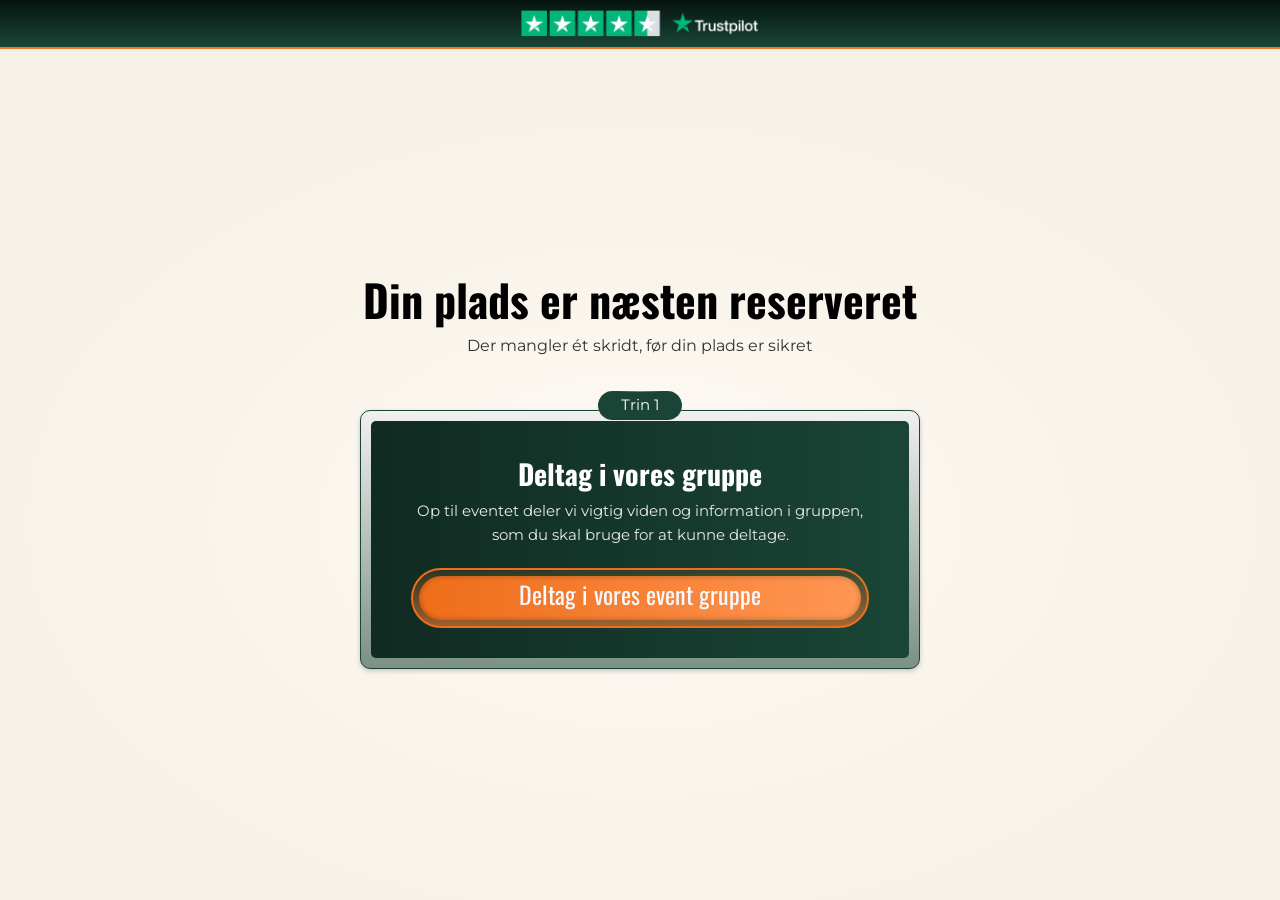
<file: tak/index.html>
<!DOCTYPE html>
<html lang="da">
<head>
<meta charset="utf-8"/>
<title>Tak</title>
<meta content="width=device-width, initial-scale=1" name="viewport"/>
<link rel="icon" type="image/png" sizes="32x32" href="../assets/6a15de2a01f4e577e7fee237_favicon-32x32.png"/>
<link rel="icon" type="image/png" sizes="48x48" href="../assets/6a15de2a01f4e577e7fee234_favicon-32x32.png"/>
<link rel="apple-touch-icon" sizes="180x180" href="../assets/6a15de2a36fa7c42e4ec2edc_favicon-32x32.png"/>
<link rel="icon" type="image/png" sizes="192x192" href="../assets/6a15de2a0312a21507312eea_favicon-32x32.png"/>
<link rel="icon" type="image/png" sizes="512x512" href="../assets/6a15de2a1ea45b065c39f08c_favicon-32x32.png"/>
<link rel="preconnect" href="https://fonts.googleapis.com"/>
<link rel="preconnect" href="https://fonts.gstatic.com" crossorigin/>
<link href="https://fonts.googleapis.com/css?family=Montserrat:100,100italic,200,200italic,300,300italic,400,400italic,500,500italic,600,600italic,700,700italic,800,800italic,900,900italic|Oswald:200,300,400,500,600,700|Merriweather:300,300italic,400,400italic,700,700italic,900,900italic&display=swap" rel="stylesheet"/>
<link href="../css/webflow.css" rel="stylesheet"/>
<link href="../css/custom.css" rel="stylesheet"/>
<link href="../css/desktop.css" rel="stylesheet"/>
</head>
<body class="body">
<div class="trustpilot-horizontal">
<img src="../assets/69c243bead651da063dac836_Design_uden_navn_93_.avif" loading="lazy" width="224" sizes="224px" alt="" srcset="../assets/69c243bead651da063dac836_Design_uden_navn_93_-p-500.avif 500w, ../assets/69c243bead651da063dac836_Design_uden_navn_93_-p-800.avif 800w, ../assets/69c243bead651da063dac836_Design_uden_navn_93_.avif 2010w"/>
</div>
<div class="heading-tak">
<h1 class="heading-58">Din plads er næsten reserveret</h1>
<div class="text-block-144">Der mangler ét skridt, før din plads er sikret</div>
</div>
<div class="section-steps tak">
<div class="container">
<div class="steps-wrapper tak">
<div class="step-box tak">
<div class="div-block-299">
<h3 class="heading-59">Deltag i vores gruppe</h3>
<div class="text-block-145">Op til eventet deler vi vigtig viden og information i gruppen, som du skal bruge for at kunne deltage.</div>
<div class="div-block-300 tak">
<div class="div-block-301">
<a href="https://www.facebook.com/groups/1145511548162547" class="link-block-9 _2 w-inline-block">
<div class="div-block-302">
<div class="text-block-146">
<strong class="bold-text-65">Deltag i vores event gruppe</strong>
</div>
</div>
</a>
</div>
</div>
</div>
<div class="event-badge step tak">
<div class="text-size-medium-8 _2">
<strong class="bold-text-67">Trin 1<br/>
</strong>
</div>
<div class="div-block-303">
</div>
</div>
</div>
<div class="step-box tak _2">
<div class="event-badge step tak">
<div class="text-size-medium-8 _2">
<strong class="bold-text-67">Trin 2<br/>
</strong>
</div>
<div class="div-block-303">
</div>
</div>
<div class="div-block-299">
<h3 class="heading-59">Hent din billet</h3>
<div class="text-block-145">Sidste trin er at hente din billet før du er klar til at deltage på foredraget</div>
<div class="div-block-300 tak">
<div class="div-block-301">
<a href="https://m.me/1133610546491794?ref=w53648417" class="link-block-9 _2 _1 w-inline-block">
<div class="code-embed-65 w-embed">
<svg xmlns="http://www.w3.org/2000/svg" viewBox="0 0 32 32" width="32" height="32" fill="currentColor">
<path d="M23.9568 10.7593L16.2294 12.8298C15.7494 12.9584 15.4644 13.452 15.593 13.9321C15.7217 14.4121 16.2152 14.6971 16.6953 14.5685L24.4227 12.4979C24.9028 12.3693 25.1877 11.8757 25.0591 11.3957C24.9305 10.9156 24.4369 10.6306 23.9568 10.7593Z"/>
<path d="M22.2542 15.5709L17.3183 16.8935C16.8382 17.0221 16.5533 17.5157 16.6819 17.9957C16.8105 18.4758 17.3041 18.7608 17.7842 18.6321L22.7201 17.3096C23.2001 17.1809 23.4851 16.6874 23.3565 16.2073C23.2278 15.7272 22.7343 15.4423 22.2542 15.5709Z"/>
<path d="M24.769 3.59801L2.20501 9.64402C0.49049 10.1034 -0.531539 11.8722 -0.071876 13.5877L0.52729 15.8238C0.750392 16.6564 1.52373 17.2205 2.40916 17.1945C3.53775 17.1602 4.53115 17.9003 4.82439 18.9947C5.11738 20.0881 4.62738 21.2267 3.63215 21.7626C2.85303 22.1815 2.46533 23.0567 2.68843 23.8893L3.2876 26.1254C3.747 27.8399 5.51579 28.862 7.23127 28.4023L29.7953 22.3563C31.5098 21.8969 32.5328 20.1278 32.0731 18.4123L28.7137 5.87463C28.253 4.15941 26.4836 3.1386 24.769 3.59801ZM30.3335 18.8785C30.5362 19.6348 30.0857 20.415 29.3294 20.6176L15.1332 24.4215L14.5897 22.393C14.4611 21.913 13.9675 21.628 13.4874 21.7566C13.0074 21.8853 12.7224 22.3788 12.851 22.8589L13.3945 24.8874L6.7654 26.6636C6.00908 26.8663 5.22892 26.4159 5.02626 25.6595L4.4862 23.3465C6.21896 22.4143 7.07319 20.4327 6.56306 18.5288C6.05267 16.624 4.32208 15.335 2.26596 15.3579L1.66679 13.1218C1.46414 12.3655 1.91456 11.5853 2.67088 11.3827L9.301 9.60615L9.84452 11.6346C9.97315 12.1147 10.4667 12.3996 10.9468 12.271C11.4269 12.1424 11.7118 11.6488 11.5832 11.1687L11.0397 9.14028L25.2349 5.33667C25.9912 5.13402 26.7714 5.58445 26.974 6.34077L30.3335 18.8785Z"/>
<path d="M11.4787 14.2715C11.0054 14.3983 10.7155 14.9005 10.8423 15.3738L11.8465 19.1216C11.9734 19.5949 12.4755 19.8848 12.9488 19.758C13.4318 19.6286 13.712 19.129 13.5852 18.6557L12.581 14.9079C12.4542 14.4346 11.9617 14.1421 11.4787 14.2715Z"/>
</svg>
</div>
<div class="div-block-302">
<div class="text-block-146">
<strong class="bold-text-65">Hent billet</strong>
</div>
</div>
</a>
</div>
</div>
</div>
</div>
</div>
<div class="process_card tak">
<div class="process_details-2">
<div class="content_item sign-up">
<img width="828" sizes="(max-width: 767px) 100vw, 828px" alt="" src="../assets/69c8019651b59a69327475f0_Gemini_Generated_Image_m8u087m8u087m8u0.avif" loading="lazy" srcset="../assets/69c8019651b59a69327475f0_Gemini_Generated_Image_m8u087m8u087m8u0-p-500.avif 500w, ../assets/69c8019651b59a69327475f0_Gemini_Generated_Image_m8u087m8u087m8u0.avif 1376w" class="image-106"/>
<img src="../assets/69bb5f46b3118c4d09965562_ChatGPT_Image_19._mar._2026_03.27.06.avif" loading="lazy" width="130" sizes="130px" alt="" srcset="../assets/69bb5f46b3118c4d09965562_ChatGPT_Image_19._mar._2026_03.27.06-p-500.avif 500w, ../assets/69bb5f46b3118c4d09965562_ChatGPT_Image_19._mar._2026_03.27.06.avif 1536w" class="image-105"/>
<img src="../assets/69bb61b4676ea4e6247b4441_ChatGPT_Image_19._mar._2026_03.38.27.avif" loading="lazy" width="130" alt="" class="image-105 _2"/>
<div class="div-block-307 ga">
<div class="div-block-304">
</div>
<div class="div-block-309 ga">
<div class="div-block-311">
<div class="event-badge step">
<div class="div-block-306">
<div class="code-embed-67 w-embed">
<svg xmlns="http://www.w3.org/2000/svg" viewBox="0 0 24 24" fill="none" stroke="currentcolor" stroke-width="2" stroke-linecap="round" stroke-linejoin="round">
<!-- bow -->
<path d="M12 6c0-2-2-3-3-2s0 3 3 4"/>
<path d="M12 6c0-2 2-3 3-2s0 3-3 4"/>
<!-- lid -->
<rect x="3" y="7" width="18" height="4" rx="1"/>
<!-- box -->
<rect x="5" y="11" width="14" height="10" rx="1"/>
<!-- ribbon -->
<line x1="12" y1="7" x2="12" y2="21"/>
</svg>
</div>
</div>
<div class="text-size-medium-8 _2">
<strong class="bold-text-67">Kun for live-deltagere<br/>
</strong>
</div>
<div class="div-block-303">
</div>
</div>
<div class="div-block-312">
<div class="text-block-147">#3</div>
</div>
</div>
<div class="line">
</div>
<div>
<div class="step-heading">
<div class="div-block-310">
<div class="code-embed-66 w-embed">
<svg xmlns="http://www.w3.org/2000/svg" viewBox="0 0 25 25" fill="none">
<circle cx="25" cy="25" r="8.5" stroke="" stroke-width="1.8"/>
<path d="M8.7 12.2L11 14.5L15.3 10.2" stroke="currentcolor" stroke-width="1.8" stroke-linecap="round" stroke-linejoin="round"/>
</svg>
</div>
</div>
<h3 class="heading-60 sign-up">Vær med live – og få muligheden for en gratis hjemmeside til en værdi af 10.000 kr.<br/>
</h3>
</div>
<div class="div-block-305">
<div class="div-block-308">
<div class="text-block-148">Alle, der er med live den 2. og 3. november kl. 19:00, får optagelserne fra begge aftener bagefter – og muligheden for en gratis hjemmeside til en værdi af 10.000 kr.<br/>
</div>
</div>
</div>
</div>
<div class="div-block-313">
<div class="event-badge step _1">
<div class="text-size-medium-8 _2">
<strong class="bold-text-67">Optagelser fra begge aftener<br/>
</strong>
</div>
</div>
<div class="event-badge step _1">
<div class="text-size-medium-8 _2">
<strong class="bold-text-67">Mulighed for gratis hjemmeside<br/>
</strong>
</div>
</div>
</div>
</div>
<img width="164" sizes="164px" alt="" src="../assets/69b96ec7c4b036c19f496d4b_Design_uden_navn_92_.avif" loading="lazy" srcset="../assets/69b96ec7c4b036c19f496d4b_Design_uden_navn_92_-p-500.avif 500w, ../assets/69b96ec7c4b036c19f496d4b_Design_uden_navn_92_.avif 1000w" class="image-104"/>
</div>
</div>
</div>
<div class="centre_block">
</div>
</div>
</div>
</div>
<script src="../js/main.js">
</script>
</body>
</html>
</file>
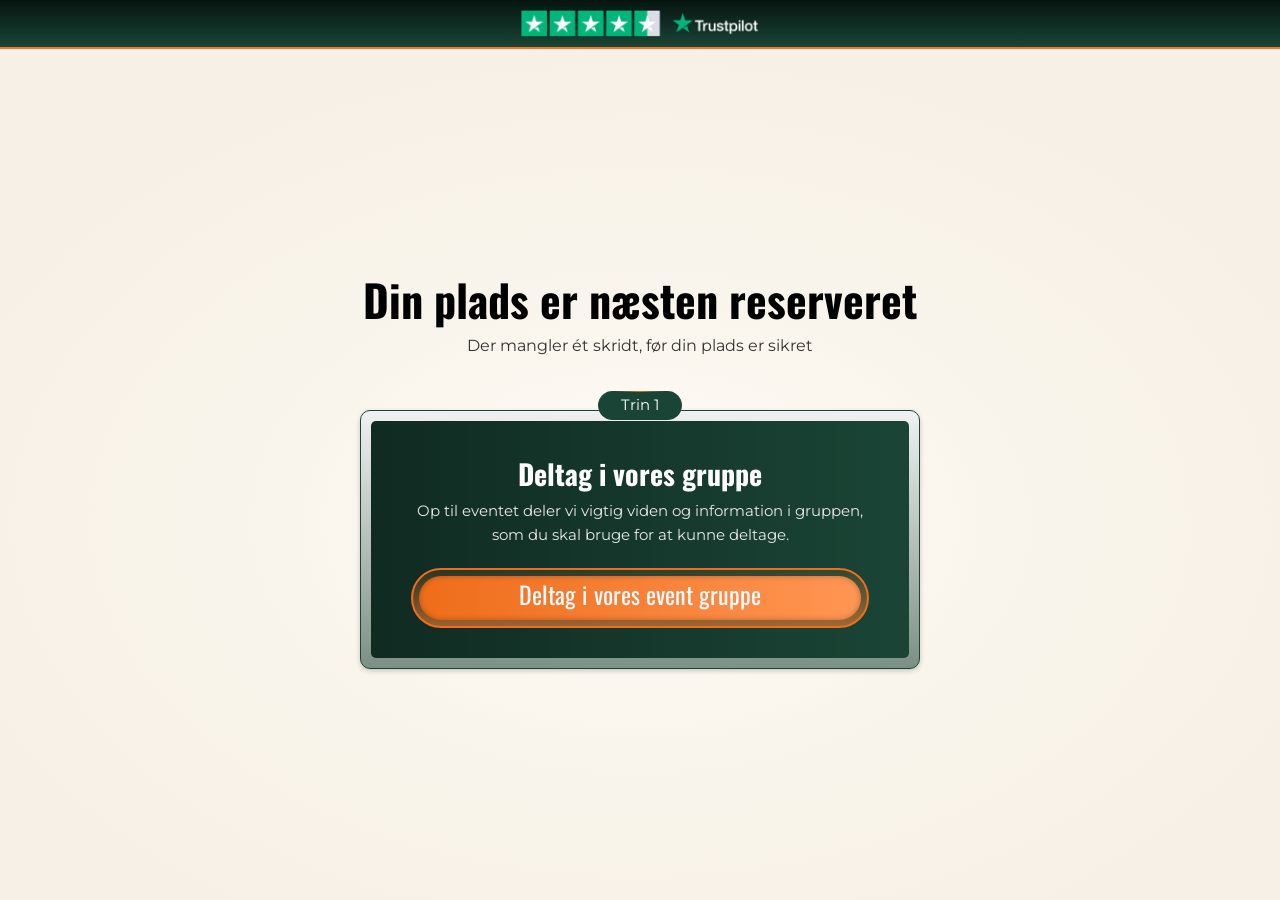
<file: tak-okt.html>
<!DOCTYPE html>
<html lang="da">
<head>
<meta charset="utf-8"/>
<meta name="robots" content="noindex"/>
<title>Tak</title>
<meta content="width=device-width, initial-scale=1" name="viewport"/>
<link rel="icon" type="image/png" sizes="32x32" href="/okt/assets/6a15de2a01f4e577e7fee237_favicon-32x32.png"/>
<link rel="icon" type="image/png" sizes="48x48" href="/okt/assets/6a15de2a01f4e577e7fee234_favicon-32x32.png"/>
<link rel="apple-touch-icon" sizes="180x180" href="/okt/assets/6a15de2a36fa7c42e4ec2edc_favicon-32x32.png"/>
<link rel="icon" type="image/png" sizes="192x192" href="/okt/assets/6a15de2a0312a21507312eea_favicon-32x32.png"/>
<link rel="icon" type="image/png" sizes="512x512" href="/okt/assets/6a15de2a1ea45b065c39f08c_favicon-32x32.png"/>
<link rel="preconnect" href="https://fonts.googleapis.com"/>
<link rel="preconnect" href="https://fonts.gstatic.com" crossorigin/>
<link href="https://fonts.googleapis.com/css?family=Montserrat:100,100italic,200,200italic,300,300italic,400,400italic,500,500italic,600,600italic,700,700italic,800,800italic,900,900italic|Oswald:200,300,400,500,600,700&display=swap" rel="stylesheet"/>
<link href="/okt/css/webflow.css" rel="stylesheet"/>
<link href="/okt/css/custom.css" rel="stylesheet"/>
<link href="/okt/css/desktop.css" rel="stylesheet"/>
</head>
<body class="body">
<div class="trustpilot-horizontal">
<img src="/okt/assets/69c243bead651da063dac836_Design_uden_navn_93_.avif" loading="lazy" width="224" sizes="224px" alt="" srcset="/okt/assets/69c243bead651da063dac836_Design_uden_navn_93_-p-500.avif 500w, /okt/assets/69c243bead651da063dac836_Design_uden_navn_93_-p-800.avif 800w, /okt/assets/69c243bead651da063dac836_Design_uden_navn_93_.avif 2010w"/>
</div>
<div class="heading-tak">
<h1 class="heading-58">Din plads er næsten reserveret</h1>
<div class="text-block-144">Der mangler ét skridt, før din plads er sikret</div>
</div>
<div class="section-steps tak">
<div class="container">
<div class="steps-wrapper tak">
<div class="step-box tak">
<div class="div-block-299">
<h3 class="heading-59">Deltag i vores gruppe</h3>
<div class="text-block-145">Op til eventet deler vi vigtig viden og information i gruppen, som du skal bruge for at kunne deltage.</div>
<div class="div-block-300 tak">
<div class="div-block-301">
<a href="https://www.facebook.com/groups/1145511548162547" class="link-block-9 _2 w-inline-block">
<div class="div-block-302">
<div class="text-block-146">
<strong class="bold-text-65">Deltag i vores event gruppe</strong>
</div>
</div>
</a>
</div>
</div>
</div>
<div class="event-badge step tak">
<div class="text-size-medium-8 _2">
<strong class="bold-text-67">Trin 1<br/>
</strong>
</div>
<div class="div-block-303">
</div>
</div>
</div>
<div class="step-box tak _2">
<div class="event-badge step tak">
<div class="text-size-medium-8 _2">
<strong class="bold-text-67">Trin 2<br/>
</strong>
</div>
<div class="div-block-303">
</div>
</div>
<div class="div-block-299">
<h3 class="heading-59">Hent din billet</h3>
<div class="text-block-145">Sidste trin er at hente din billet før du er klar til at deltage på foredraget</div>
<div class="div-block-300 tak">
<div class="div-block-301">
<a href="https://m.me/1133610546491794?ref=w53648417" class="link-block-9 _2 _1 w-inline-block">
<div class="code-embed-65 w-embed">
<svg xmlns="http://www.w3.org/2000/svg" viewBox="0 0 32 32" width="32" height="32" fill="currentColor">
<path d="M23.9568 10.7593L16.2294 12.8298C15.7494 12.9584 15.4644 13.452 15.593 13.9321C15.7217 14.4121 16.2152 14.6971 16.6953 14.5685L24.4227 12.4979C24.9028 12.3693 25.1877 11.8757 25.0591 11.3957C24.9305 10.9156 24.4369 10.6306 23.9568 10.7593Z"/>
<path d="M22.2542 15.5709L17.3183 16.8935C16.8382 17.0221 16.5533 17.5157 16.6819 17.9957C16.8105 18.4758 17.3041 18.7608 17.7842 18.6321L22.7201 17.3096C23.2001 17.1809 23.4851 16.6874 23.3565 16.2073C23.2278 15.7272 22.7343 15.4423 22.2542 15.5709Z"/>
<path d="M24.769 3.59801L2.20501 9.64402C0.49049 10.1034 -0.531539 11.8722 -0.071876 13.5877L0.52729 15.8238C0.750392 16.6564 1.52373 17.2205 2.40916 17.1945C3.53775 17.1602 4.53115 17.9003 4.82439 18.9947C5.11738 20.0881 4.62738 21.2267 3.63215 21.7626C2.85303 22.1815 2.46533 23.0567 2.68843 23.8893L3.2876 26.1254C3.747 27.8399 5.51579 28.862 7.23127 28.4023L29.7953 22.3563C31.5098 21.8969 32.5328 20.1278 32.0731 18.4123L28.7137 5.87463C28.253 4.15941 26.4836 3.1386 24.769 3.59801ZM30.3335 18.8785C30.5362 19.6348 30.0857 20.415 29.3294 20.6176L15.1332 24.4215L14.5897 22.393C14.4611 21.913 13.9675 21.628 13.4874 21.7566C13.0074 21.8853 12.7224 22.3788 12.851 22.8589L13.3945 24.8874L6.7654 26.6636C6.00908 26.8663 5.22892 26.4159 5.02626 25.6595L4.4862 23.3465C6.21896 22.4143 7.07319 20.4327 6.56306 18.5288C6.05267 16.624 4.32208 15.335 2.26596 15.3579L1.66679 13.1218C1.46414 12.3655 1.91456 11.5853 2.67088 11.3827L9.301 9.60615L9.84452 11.6346C9.97315 12.1147 10.4667 12.3996 10.9468 12.271C11.4269 12.1424 11.7118 11.6488 11.5832 11.1687L11.0397 9.14028L25.2349 5.33667C25.9912 5.13402 26.7714 5.58445 26.974 6.34077L30.3335 18.8785Z"/>
<path d="M11.4787 14.2715C11.0054 14.3983 10.7155 14.9005 10.8423 15.3738L11.8465 19.1216C11.9734 19.5949 12.4755 19.8848 12.9488 19.758C13.4318 19.6286 13.712 19.129 13.5852 18.6557L12.581 14.9079C12.4542 14.4346 11.9617 14.1421 11.4787 14.2715Z"/>
</svg>
</div>
<div class="div-block-302">
<div class="text-block-146">
<strong class="bold-text-65">Hent billet</strong>
</div>
</div>
</a>
</div>
</div>
</div>
</div>
</div>
<div class="process_card tak">
<div class="process_details-2">
<div class="content_item sign-up">
<img width="828" sizes="(max-width: 767px) 100vw, 828px" alt="" src="/okt/assets/69c8019651b59a69327475f0_Gemini_Generated_Image_m8u087m8u087m8u0.avif" loading="lazy" srcset="/okt/assets/69c8019651b59a69327475f0_Gemini_Generated_Image_m8u087m8u087m8u0-p-500.avif 500w, /okt/assets/69c8019651b59a69327475f0_Gemini_Generated_Image_m8u087m8u087m8u0.avif 1376w" class="image-106"/>
<img src="/okt/assets/69bb5f46b3118c4d09965562_ChatGPT_Image_19._mar._2026_03.27.06.avif" loading="lazy" width="130" sizes="130px" alt="" srcset="/okt/assets/69bb5f46b3118c4d09965562_ChatGPT_Image_19._mar._2026_03.27.06-p-500.avif 500w, /okt/assets/69bb5f46b3118c4d09965562_ChatGPT_Image_19._mar._2026_03.27.06.avif 1536w" class="image-105"/>
<img src="/okt/assets/69bb61b4676ea4e6247b4441_ChatGPT_Image_19._mar._2026_03.38.27.avif" loading="lazy" width="130" alt="" class="image-105 _2"/>
<div class="div-block-307 ga">
<div class="div-block-304">
</div>
<div class="div-block-309 ga">
<div class="div-block-311">
<div class="event-badge step">
<div class="div-block-306">
<div class="code-embed-67 w-embed">
<svg xmlns="http://www.w3.org/2000/svg" viewBox="0 0 24 24" fill="none" stroke="currentcolor" stroke-width="2" stroke-linecap="round" stroke-linejoin="round">
<!-- bow -->
<path d="M12 6c0-2-2-3-3-2s0 3 3 4"/>
<path d="M12 6c0-2 2-3 3-2s0 3-3 4"/>
<!-- lid -->
<rect x="3" y="7" width="18" height="4" rx="1"/>
<!-- box -->
<rect x="5" y="11" width="14" height="10" rx="1"/>
<!-- ribbon -->
<line x1="12" y1="7" x2="12" y2="21"/>
</svg>
</div>
</div>
<div class="text-size-medium-8 _2">
<strong class="bold-text-67">Kun for live-deltagere<br/>
</strong>
</div>
<div class="div-block-303">
</div>
</div>
<div class="div-block-312">
<div class="text-block-147">#3</div>
</div>
</div>
<div class="line">
</div>
<div>
<div class="step-heading">
<div class="div-block-310">
<div class="code-embed-66 w-embed">
<svg xmlns="http://www.w3.org/2000/svg" viewBox="0 0 25 25" fill="none">
<circle cx="25" cy="25" r="8.5" stroke="" stroke-width="1.8"/>
<path d="M8.7 12.2L11 14.5L15.3 10.2" stroke="currentcolor" stroke-width="1.8" stroke-linecap="round" stroke-linejoin="round"/>
</svg>
</div>
</div>
<h3 class="heading-60 sign-up">Vær med live – og få muligheden for en gratis hjemmeside til en værdi af 10.000 kr.<br/>
</h3>
</div>
<div class="div-block-305">
<div class="div-block-308">
<div class="text-block-148">Alle, der er med live den 2. og 3. november kl. 19:00, får optagelserne fra begge aftener bagefter – og muligheden for en gratis hjemmeside til en værdi af 10.000 kr.<br/>
</div>
</div>
</div>
</div>
<div class="div-block-313">
<div class="event-badge step _1">
<div class="text-size-medium-8 _2">
<strong class="bold-text-67">Optagelser fra begge aftener<br/>
</strong>
</div>
</div>
<div class="event-badge step _1">
<div class="text-size-medium-8 _2">
<strong class="bold-text-67">Mulighed for gratis hjemmeside<br/>
</strong>
</div>
</div>
</div>
</div>
<img width="164" sizes="164px" alt="" src="/okt/assets/69b96ec7c4b036c19f496d4b_Design_uden_navn_92_.avif" loading="lazy" srcset="/okt/assets/69b96ec7c4b036c19f496d4b_Design_uden_navn_92_-p-500.avif 500w, /okt/assets/69b96ec7c4b036c19f496d4b_Design_uden_navn_92_.avif 1000w" class="image-104"/>
</div>
</div>
</div>
<div class="centre_block">
</div>
</div>
</div>
</div>
<script src="/okt/js/main.js">
</script>
</body>
</html>
</file>
<file: okt/css/webflow.css>
/* Pruned Webflow stylesheet for event.haandvaerkerskolen.nu (index + tak).
   Contains only the selectors used on these pages. Mobile (<=479px)
   rendering is preserved 1:1 - put layout changes in desktop.css.
   Mobile typography (fonts, sizes, weights) synced with hs-event.webflow.io on 13 Sept 2026. */
html {
  -webkit-text-size-adjust: 100%;
  -ms-text-size-adjust: 100%;
  font-family: sans-serif;
}
body {
  margin: 0;
}
article, aside, details, figcaption, figure, footer, header, hgroup, main, menu, nav, section, summary {
  display: block;
}
audio, canvas, progress, video {
  vertical-align: baseline;
  display: inline-block;
}
audio:not([controls]) {
  height: 0;
  display: none;
}
[hidden], template {
  display: none;
}
a {
  background-color: #0000;
}
a:active, a:hover {
  outline: 0;
}
abbr[title] {
  border-bottom: 1px dotted;
}
b, strong {
  font-weight: bold;
}
dfn {
  font-style: italic;
}
h1 {
  margin: .67em 0;
  font-size: 2em;
}
mark {
  color: #000;
  background: #ff0;
}
small {
  font-size: 80%;
}
sub, sup {
  vertical-align: baseline;
  font-size: 75%;
  line-height: 0;
  position: relative;
}
sup {
  top: -.5em;
}
sub {
  bottom: -.25em;
}
img {
  border: 0;
}
svg:not(:root) {
  overflow: hidden;
}
hr {
  box-sizing: content-box;
  height: 0;
}
pre {
  overflow: auto;
}
code, kbd, pre, samp {
  font-family: monospace;
  font-size: 1em;
}
button, input, optgroup, select, textarea {
  color: inherit;
  font: inherit;
  margin: 0;
}
button {
  overflow: visible;
}
button, select {
  text-transform: none;
}
button, html input[type="button"], input[type="reset"] {
  -webkit-appearance: button;
  cursor: pointer;
}
button[disabled], html input[disabled] {
  cursor: default;
}
button::-moz-focus-inner, input::-moz-focus-inner {
  border: 0;
  padding: 0;
}
input {
  line-height: normal;
}
input[type="checkbox"], input[type="radio"] {
  box-sizing: border-box;
  padding: 0;
}
input[type="number"]::-webkit-inner-spin-button, input[type="number"]::-webkit-outer-spin-button {
  height: auto;
}
input[type="search"] {
  -webkit-appearance: none;
}
input[type="search"]::-webkit-search-cancel-button, input[type="search"]::-webkit-search-decoration {
  -webkit-appearance: none;
}
legend {
  border: 0;
  padding: 0;
}
textarea {
  overflow: auto;
}
optgroup {
  font-weight: bold;
}
table {
  border-collapse: collapse;
  border-spacing: 0;
}
td, th {
  padding: 0;
}
* {
  box-sizing: border-box;
}
html {
  height: 100%;
}
body {
  color: #333;
  background-color: #fff;
  min-height: 100%;
  margin: 0;
  font-family: Arial, sans-serif;
  font-size: 14px;
  line-height: 20px;
}
img {
  vertical-align: middle;
  max-width: 100%;
  display: inline-block;
}
.w-inline-block {
  max-width: 100%;
  display: inline-block;
}
.w-button {
  color: #fff;
  line-height: inherit;
  cursor: pointer;
  background-color: #3898ec;
  border: 0;
  border-radius: 0;
  padding: 9px 15px;
  text-decoration: none;
  display: inline-block;
}
input.w-button {
  -webkit-appearance: button;
}
h1, h2, h3, h4, h5, h6 {
  margin-bottom: 10px;
  font-weight: bold;
}
h1 {
  margin-top: 20px;
  font-size: 38px;
  line-height: 44px;
}
h2 {
  margin-top: 20px;
  font-size: 32px;
  line-height: 36px;
}
h3 {
  margin-top: 20px;
  font-size: 24px;
  line-height: 30px;
}
h4 {
  margin-top: 10px;
  font-size: 18px;
  line-height: 24px;
}
h5 {
  margin-top: 10px;
  font-size: 14px;
  line-height: 20px;
}
h6 {
  margin-top: 10px;
  font-size: 12px;
  line-height: 18px;
}
p {
  margin-top: 0;
  margin-bottom: 10px;
}
blockquote {
  border-left: 5px solid #e2e2e2;
  margin: 0 0 10px;
  padding: 10px 20px;
  font-size: 18px;
  line-height: 22px;
}
figure {
  margin: 0 0 10px;
}
figcaption {
  text-align: center;
  margin-top: 5px;
}
ul, ol {
  margin-top: 0;
  margin-bottom: 10px;
  padding-left: 40px;
}
.w-embed:before, .w-embed:after {
  content: " ";
  grid-area: 1 / 1 / 2 / 2;
  display: table;
}
.w-embed:after {
  clear: both;
}
fieldset {
  border: 0;
  margin: 0;
  padding: 0;
}
button, [type="button"], [type="reset"] {
  cursor: pointer;
  -webkit-appearance: button;
  border: 0;
}
.w-form {
  margin: 0 0 15px;
}
.w-form-done {
  text-align: center;
  background-color: #ddd;
  padding: 20px;
  display: none;
}
.w-form-fail {
  background-color: #ffdede;
  margin-top: 10px;
  padding: 10px;
  display: none;
}
label {
  margin-bottom: 5px;
  font-weight: bold;
  display: block;
}
.w-input {
  color: #333;
  vertical-align: middle;
  background-color: #fff;
  border: 1px solid #ccc;
  width: 100%;
  height: 38px;
  margin-bottom: 10px;
  padding: 8px 12px;
  font-size: 14px;
  line-height: 1.42857;
  display: block;
}
.w-input::placeholder {
  color: #999;
}
.w-input:focus {
  border-color: #3898ec;
  outline: 0;
}
.w-input[disabled], .w-input[readonly], fieldset[disabled] .w-input {
  cursor: not-allowed;
}
.w-input[readonly] {
  background-color: #eee;
}
textarea.w-input {
  height: auto;
}
.section_container {
  flex-flow: column;
  flex: 1;
  justify-content: center;
  align-items: center;
  max-width: 1300px;
  display: block;
}
.event-badge {
  grid-column-gap: 15px;
  grid-row-gap: 15px;
  -webkit-backdrop-filter: blur(5px);
  backdrop-filter: blur(5px);
  outline-offset: 0px;
  background-color: #0000;
  background-image: linear-gradient(0deg, #1a4536, #082e219e);
  border: 1px solid #1a4536;
  border-radius: 100px;
  outline: 1px solid #ffffff1a;
  flex-flow: row;
  justify-content: center;
  align-items: center;
  width: 500px;
  margin-left: auto;
  margin-right: auto;
  padding: 10px 50px;
  display: flex;
}
.event-badge._205 {
  width: auto;
  padding-left: 20px;
  padding-right: 20px;
}
.event-badge.step {
  flex-flow: row;
  flex: 0 auto;
  justify-content: flex-start;
  align-items: center;
  width: auto;
  margin-left: 0;
  display: flex;
}
.event-badge.step.tak {
  background-image: linear-gradient(0deg, #1a4536 100%, #082e219e);
  position: absolute;
  inset: -7% auto auto 34%;
}
.process_line-3 {
  border: 1px solid #00b67a;
  width: 2px;
  height: 100%;
  position: absolute;
}
.process_line-3.desktop {
  border-color: #1a4536;
  display: none;
}
.counter_number {
  color: #fff;
  font-size: 14px;
  line-height: 21px;
}
.div-block-204 {
  position: absolute;
  inset: 15% auto auto -36.5px;
  transform: none;
}
.div-block-204._4 {
  top: 81%;
}
.div-block-204._2 {
  top: 37%;
}
.div-block-204._3 {
  top: 59%;
}
.process_card {
  flex: none;
  justify-content: center;
  align-items: flex-start;
  width: 100%;
  display: flex;
}
.process_card.new {
  margin-top: -200px;
}
.process_card.tak, .process_card.ga {
  display: none;
}
.heading-37 {
  color: #f4f9ff;
  text-align: center;
  margin-bottom: 0;
  font-size: 71px;
  font-weight: 400;
  line-height: 80px;
}
.heading-37.black {
  color: #0e0f11;
}
.heading-37.black.small {
  color: #000;
  font-family: Oswald, sans-serif;
  font-size: 64px;
  line-height: 61px;
}
.heading-37.black.small.bold-text-14 {
  justify-content: center;
  display: flex;
}
.hero-section {
  background-image: none;
  height: auto;
  padding: 140px 2.5rem 60px;
  position: relative;
}
.hero-section.new {
  background-image: linear-gradient(4deg, #02031c, #12121aa8), url("assets/69ad5dc6057fd6b3d44518be_68ad808a0adc1b26e354918c_hero-bg.webp");
  background-position: 0 0, 50% 0;
  background-repeat: repeat, no-repeat;
  background-size: auto, cover;
}
.hero-section.new.copy {
  background-image: linear-gradient(4deg, #02031c 72%, #12121aa8), url("assets/69ad5dc6057fd6b3d44518be_68ad808a0adc1b26e354918c_hero-bg.webp");
  background-position: 0 0, 50% 0;
  background-repeat: repeat, no-repeat;
  background-size: auto, contain;
  padding-top: 0;
}
.hero-section.new.copy.white {
  z-index: 0;
  background-image: radial-gradient(circle at 50% 175%, #fff, #fff 72%, #00000073);
  background-position: 0 0;
  padding-bottom: 40px;
  padding-left: 0;
  padding-right: 0;
}
.heading-50 {
  color: #fff;
}
.heading-50.sign-up {
  text-align: left;
  margin-top: 0;
  font-family: Oswald, sans-serif;
  font-size: 24px;
  font-weight: 700;
}
.heading-wrapper-4 {
  grid-column-gap: 40px;
  grid-row-gap: 40px;
  flex-flow: column;
  justify-content: center;
  align-items: center;
  display: flex;
}
.centre_block {
  flex-flow: column;
  flex: none;
  justify-content: center;
  align-items: center;
  width: 120px;
  height: 80px;
  display: none;
}
.centre_block._2 {
  flex-flow: column;
  justify-content: center;
  align-items: center;
  margin-top: 40px;
}
.div-block-221 {
  justify-content: center;
  margin-top: 10px;
  display: flex;
}
.bold-text-17 {
  font-family: Oswald, sans-serif;
  font-size: 23px;
  font-weight: 400;
  text-decoration: none;
}
.div-block-193 {
  background-image: linear-gradient(0deg, #fff 21%, #fff0 33%, #fff0);
  position: absolute;
  inset: 0%;
}
.logo_content-wrap {
  text-align: center;
  width: 60%;
  margin-top: 0;
}
.text-block-100 {
  color: #ea782f;
  background-color: #fff;
  font-size: 65px;
  font-weight: 700;
  line-height: 75px;
}
.div-block-195 {
  position: relative;
}
.div-block-200 {
  z-index: 10;
  background-image: linear-gradient(90deg, #0000 27%, #082e21 45%, #1a4536);
  border: 1px solid #ffffff40;
  border-radius: 20px;
  justify-content: flex-end;
  align-items: center;
  width: 100%;
  margin-left: 0;
  margin-right: 0;
  padding: 15px;
  display: flex;
  position: relative;
  overflow: visible;
}
.div-block-200._3 {
  background-image: linear-gradient(#0000 27%, #082e21 70%, #1a4536);
}
.div-block-200._2 {
  background-image: linear-gradient(#0000 27%, #082e21 67%, #1a4536);
}
.div-block-200.ga {
  justify-content: flex-end;
}
.content_item {
  border-radius: 20px;
}
.content_item.sign-up {
  width: 1100px;
  padding: 0;
  display: flex;
  position: relative;
  overflow: hidden;
}
.div-block-71 {
  grid-column-gap: 0px;
  grid-row-gap: 0px;
  justify-content: center;
  margin-top: 20px;
  display: flex;
}
.image-92 {
  filter: saturate() blur(5px);
  position: absolute;
  inset: 0%;
}
.image-95 {
  display: none;
}
.text-block-114 {
  color: #fff;
}
.trustpilot-horizontal {
  z-index: 2147483647;
  -webkit-backdrop-filter: blur(5px);
  backdrop-filter: blur(5px);
  background-color: #00000080;
  background-image: linear-gradient(#1a4536, #5ae0b180);
  border-bottom: 2px solid #5ae0b1;
  justify-content: center;
  padding-top: 10px;
  padding-bottom: 10px;
  display: flex;
  position: sticky;
  top: 0;
}
.sticky-cta {
  z-index: 9999;
  display: none;
  position: sticky;
  bottom: 0%;
  left: 0%;
  right: 0%;
}
.sticky-cta._1 {
  background-image: linear-gradient(#0e2e23d9, #0e2e23);
  justify-content: center;
  padding-top: 25px;
  padding-bottom: 25px;
  display: flex;
}
.div-block-194 {
  background-image: linear-gradient(#f67f321a, #f67f329c);
  border: 2px solid #ef6e1d;
  border-radius: 100px;
  padding: 6px;
}
.div-block-194.cta-beam {
  background-image: linear-gradient(#e08d5a1a, #e08d5aa6);
  border-width: 1px;
  border-color: #e08d5a;
  padding-right: 6px;
  display: block;
  box-shadow: 0 2px 5px #e08d5a33;
}
.code-embed-28 {
  color: #f4f9ff;
  transform: rotate(0);
}
.code-embed-28:hover {
  transform: none;
}
.process_details-2 {
  grid-column-gap: 15px;
  grid-row-gap: 15px;
  flex-direction: column;
  justify-content: center;
  align-items: flex-start;
  min-height: 300px;
  padding: 30px 20px;
  display: flex;
  position: relative;
}
.process_section-3 {
  justify-content: center;
  align-items: center;
  padding: 60px 40px;
  display: flex;
}
.process_section-3.grey {
  background-color: #fff;
  padding-top: 0;
}
.div-block-224 {
  grid-column-gap: 10px;
  grid-row-gap: 10px;
  justify-content: center;
  display: flex;
}
.div-block-192 {
  color: #fff;
  background-image: linear-gradient(#f58034, #f5803433);
  border-radius: 50px;
  justify-content: center;
  align-items: center;
  width: 25px;
  height: 25px;
  display: flex;
}
.div-block-192.clean {
  background-image: none;
}
.progress-dot {
  background-color: #00b67a;
  border-radius: 50%;
  width: 30px;
  height: 30px;
  position: sticky;
  transform: translate(-15px);
  box-shadow: 0 0 10px #00b67a;
}
.progress-dot.desktop {
  background-color: #5a6de0;
  display: none;
  box-shadow: 0 0 10px #5a6de0;
}
.process-2 {
  grid-column-gap: 20px;
  grid-row-gap: 20px;
  flex-flow: column;
  flex: 1;
  justify-content: flex-start;
  align-items: center;
  max-width: none;
  display: flex;
  position: relative;
}
.code-embed-42 {
  align-self: auto;
  padding-top: 6px;
  padding-bottom: 0;
}
.div-block-198 {
  grid-column-gap: 15px;
  grid-row-gap: 15px;
  flex-flow: column;
  align-items: center;
  margin-top: 20px;
  display: flex;
}
.image42 {
  z-index: 1;
  opacity: 1;
  border-radius: 0;
  position: absolute;
  top: 58%;
}
.modal1_close-button {
  position: absolute;
  top: 1rem;
  right: 1rem;
}
.div-block-203 {
  grid-column-gap: 29px;
  grid-row-gap: 29px;
  -webkit-backdrop-filter: blur(5px);
  backdrop-filter: blur(5px);
  background-color: #1a1a1a00;
  background-image: linear-gradient(#00000026, #fff0);
  border: 1px solid #ffffff40;
  border-radius: 15px;
  flex-flow: column;
  width: 50%;
  padding: 20px;
  display: flex;
}
.text-block-115 {
  align-self: center;
}
.div-block-220 {
  background-image: linear-gradient(#5a6de01a, #1b453645);
  border: 1px solid #1c4637;
  border-radius: 5px;
  padding-bottom: 3px;
  padding-left: 10px;
  padding-right: 10px;
  display: flex;
}
.text-size-medium-8 {
  color: #fff;
  text-align: center;
  font-size: 15px;
}
.div-block-74 {
  grid-column-gap: 0px;
  grid-row-gap: 0px;
  flex-flow: column;
  display: flex;
}
.div-block-74.new {
  margin-top: -54px;
}
.image-41 {
  filter: saturate(125%);
  margin-top: 60px;
  margin-left: auto;
  margin-right: auto;
}
.link-block-6 {
  grid-column-gap: 15px;
  grid-row-gap: 15px;
  box-shadow: none;
  text-align: center;
  background-color: #1469ec;
  background-image: linear-gradient(90deg, #ee6d1a, #ff9653);
  border: 2px #000;
  border-radius: 50px;
  justify-content: center;
  align-self: center;
  padding: 10px 25px 5px;
  text-decoration: none;
  display: flex;
}
.div-block-199 {
  background-color: #1469ec33;
  justify-content: center;
  width: 20%;
  height: 2px;
  margin: 20px auto;
  display: none;
}
.text-block-92 {
  color: #f4f9ff;
  font-family: Trebuchet MS, Lucida Grande, Lucida Sans Unicode, Lucida Sans, Tahoma, sans-serif;
}
.div-block-201 {
  grid-column-gap: 19px;
  grid-row-gap: 19px;
  justify-content: flex-start;
  margin-top: 0;
  display: flex;
}
.text-block-95 {
  color: #f4f9ff;
  align-self: center;
  padding-bottom: 5px;
  font-family: Trebuchet MS, Lucida Grande, Lucida Sans Unicode, Lucida Sans, Tahoma, sans-serif;
}
.div-block-82 {
  flex-flow: column;
  align-items: center;
  display: flex;
  position: relative;
}
.title_wrap {
  flex-flow: column;
  justify-content: center;
  align-items: center;
  margin-bottom: 0;
  display: flex;
}
.image-93 {
  border-top-left-radius: 20px;
  border-top-right-radius: 0;
  border-bottom-left-radius: 20px;
  position: absolute;
  inset: 0% 0% auto;
  transform: translate(0);
}
.image-93._1 {
  transform: translate(0, -163px);
}
.container_hero-2 {
  justify-content: center;
  max-width: 1100px;
  margin-left: auto;
  margin-right: auto;
  display: flex;
}
.container_hero-2.signup {
  z-index: 10;
  grid-column-gap: 30px;
  grid-row-gap: 30px;
  filter: blur();
  background-color: #0000;
  flex-flow: column;
  max-width: 1260px;
  margin-top: 0;
  position: relative;
}
.div-block-83 {
  grid-column-gap: 25px;
  grid-row-gap: 25px;
  flex-flow: column;
  width: 90%;
  margin-top: -200px;
  margin-left: auto;
  margin-right: auto;
  padding-top: 0;
  display: flex;
  position: relative;
}
.section_hero {
  background-color: #f4f9ff;
  background-image: linear-gradient(90deg, #e6f1ff, #f4f9ff 30%, #fff 50%, #f4f9ff 70%, #e6f1ff 103%);
  padding-bottom: 50px;
}
.section_hero.signup {
  background-color: #f4f9ff00;
  background-image: none;
  padding-bottom: 0;
  overflow: hidden;
}
.heading-style-h2-5 {
  text-align: center;
  width: auto;
  margin-top: 0;
  margin-bottom: 0;
  font-size: 2.5rem;
  font-weight: 600;
  line-height: 1.1;
}
.heading-style-h2-5.black {
  color: #1a4536;
  font-family: Oswald, sans-serif;
}
.div-block-225 {
  align-self: center;
}
.bold-text-44 {
  color: #fff;
}
.show-mobile-landscape-2 {
  display: none;
}
.step-box {
  grid-column-gap: 16px;
  grid-row-gap: 16px;
  flex-flow: column;
  width: 250px;
  display: flex;
  position: relative;
  overflow: visible;
}
.step-box.tak {
  background-color: #1a453600;
  background-image: linear-gradient(#f0f0f0, #1a453691);
  border: 1px solid #1a4536;
  border-radius: 10px;
  width: 50%;
  height: auto;
  padding: 10px;
  box-shadow: 0 2px 5px #0003;
}
.step-box.tak._2 {
  display: none;
}
.container {
  max-width: 1100px;
  margin-left: auto;
  margin-right: auto;
}
.steps-wrapper {
  grid-column-gap: 0px;
  grid-row-gap: 0px;
  justify-content: center;
  width: 90%;
  margin-top: 40px;
  margin-left: auto;
  margin-right: auto;
  display: flex;
}
.steps-wrapper.tak {
  grid-column-gap: 40px;
  grid-row-gap: 40px;
  flex-flow: column;
  align-items: center;
}
.section-steps {
  background-color: #fff;
  padding-top: 30px;
  padding-bottom: 60px;
}
.section-steps.tak {
  padding-top: 0;
}
.bold-text-46 {
  color: #fff;
  font-family: Trebuchet MS, Lucida Grande, Lucida Sans Unicode, Lucida Sans, Tahoma, sans-serif;
}
.members-badge {
  justify-content: center;
  align-items: center;
  display: none;
}
.avatars-wrapper {
  display: flex;
}
.avatar._1 {
  background-image: url("assets/69c1cb7b7690d95dbf3cf1bc_Sean.avif");
  background-position: 0 0;
  background-size: cover;
  border: 2px solid #21493b;
  border-radius: 100px;
  width: 50px;
  height: 50px;
}
.avatar._2 {
  background-image: url("assets/69c1cb7b69dc14424fde39a0_Steffen.avif");
  background-position: 0 0;
  background-size: cover;
  border: 2px solid #21493b;
  border-radius: 100px;
  width: 50px;
  height: 50px;
  margin-left: -10px;
}
.avatar._3 {
  background-image: url("assets/69c1cb7bcd725141e70ce464_Mathias_1_.avif");
  background-position: 0 0;
  background-size: cover;
  border: 2px solid #21493b;
  border-radius: 100px;
  width: 50px;
  height: 50px;
  margin-left: -10px;
}
.avatar._4 {
  background-image: url("assets/69c1cb7c3d185f89dca56d91_Muhammed.avif");
  background-position: 0 0;
  background-size: cover;
  border: 2px solid #21493b;
  border-radius: 100px;
  width: 50px;
  height: 50px;
  margin-left: -10px;
}
.bold-text-62 {
  font-family: Trebuchet MS, Lucida Grande, Lucida Sans Unicode, Lucida Sans, Tahoma, sans-serif;
}
.bold-text-62._2 {
  display: none;
}
.code-embed-62 {
  width: 25px;
  height: 25px;
}
.paragraph-46 {
  font-family: Trebuchet MS, Lucida Grande, Lucida Sans Unicode, Lucida Sans, Tahoma, sans-serif;
}
.step-heading {
  grid-column-gap: 15px;
  grid-row-gap: 15px;
  display: flex;
}
.div-block-260 {
  background-color: #f58034;
  border-radius: 5px;
  width: 25px;
  min-width: 25px;
  height: 25px;
}
.line {
  background-color: #0000;
  background-image: linear-gradient(90deg, #0000, #fff 50%, #fff0);
  height: 1px;
}
.div-block-261 {
  background-image: linear-gradient(90deg, #0000 20%, #f58034 55%, #fff0 80%);
  height: 1px;
  position: absolute;
  inset: 0% 0% auto;
}
.div-block-262 {
  flex-flow: row;
  justify-content: space-between;
  align-items: stretch;
  display: flex;
}
.div-block-263 {
  align-self: center;
}
.text-block-134 {
  color: #fff;
  font-family: Impact, Haettenschweiler, Franklin Gothic Bold, Charcoal, sans-serif;
  font-size: 30px;
}
.image-101 {
  display: none;
  position: absolute;
}
.image-101._2 {
  display: none;
}
.div-block-268 {
  background-color: #0a2a1e;
  border-radius: 20px;
  padding: 15px;
}
.div-block-272 {
  grid-column-gap: 5px;
  grid-row-gap: 5px;
  flex-flow: column;
  width: 250px;
  display: flex;
}
.div-block-273 {
  background-color: #f2efe5;
  border-radius: 50px;
  justify-content: center;
  align-items: center;
  width: 20px;
  height: 20px;
  display: flex;
}
.div-block-274 {
  grid-column-gap: 7px;
  grid-row-gap: 7px;
  display: flex;
}
.text-block-140 {
  color: #f2efe5;
}
.div-block-275 {
  justify-content: space-between;
  align-items: stretch;
  display: flex;
}
.paragraph-49 {
  color: #f2efe5a1;
}
.collection-list-14 {
  grid-column-gap: 50px;
  grid-row-gap: 50px;
  display: flex;
  overflow: scroll;
}
.marquee_left-fade {
  z-index: 1;
  background-image: linear-gradient(90deg, #02031c 10%, #fff0);
  width: 120px;
  position: absolute;
  inset: 0% auto 0% 0%;
}
.marquee_left-fade._2 {
  background-image: linear-gradient(90deg, #fff 10%, #fff0);
}
.media-image {
  height: 50px;
}
.media_track {
  background-color: #0000;
  justify-content: center;
  align-items: center;
  display: flex;
  position: static;
  overflow: visible;
}
.media_track.sign-up {
  background-color: #0000;
  margin-top: 0;
  padding-top: 60px;
  padding-bottom: 0;
  overflow: visible;
}
.media_track.sign-up.event {
  padding-top: 0;
}
.text-block-143 {
  color: #000;
  text-align: center;
  font-family: Trebuchet MS, Lucida Grande, Lucida Sans Unicode, Lucida Sans, Tahoma, sans-serif;
}
.div-block-285 {
  grid-column-gap: 35px;
  grid-row-gap: 35px;
  flex: none;
  display: flex;
  overflow: visible;
}
.marquee {
  color: #292828;
  flex-flow: row;
  flex: 0 auto;
  align-self: auto;
  margin-top: 40px;
  display: flex;
  position: relative;
  overflow: hidden;
}
.marquee.event {
  flex: 0 auto;
  width: 100%;
  margin-top: 0;
}
.marquee_right-fade {
  z-index: 1;
  background-image: linear-gradient(270deg, #02031c 10%, #fff0);
  width: 120px;
  position: absolute;
  inset: 0% 0% 0% auto;
}
.marquee_right-fade._2 {
  background-image: linear-gradient(270deg, #fff 10%, #fff0);
  right: 0%;
}
.media-card-wrapper {
  align-self: stretch;
  display: block;
  position: relative;
  overflow: visible;
}
.media-wrapper-2 {
  grid-column-gap: 15px;
  grid-row-gap: 15px;
  flex-flow: column;
  padding-top: 5px;
  padding-bottom: 10px;
  display: flex;
}
.form_wrap {
  width: 100%;
  max-width: 25rem;
  margin-bottom: 0;
  margin-left: auto;
  margin-right: auto;
}
.div-block-296 {
  background-image: linear-gradient(#0d82be1a, #0d82be80);
  border: 1px solid #00a9ff;
  border-radius: 20px;
  padding: 10px;
}
.button-11 {
  color: #fff;
  text-align: center;
  letter-spacing: -.24px;
  background-color: #6938ef;
  border: 1px solid #000;
  padding: .75rem 1.5rem;
  font-weight: 500;
  text-decoration: none;
  transition: all .25s;
}
.button-11:hover {
  background-color: #562ccc;
}
.button-11.is-icon {
  grid-column-gap: .75rem;
  grid-row-gap: .75rem;
  letter-spacing: -.24px;
  background-color: #6938ef;
  border-style: none;
  border-radius: 1000px;
  justify-content: center;
  align-items: center;
  padding-top: .5rem;
  padding-bottom: .5rem;
  padding-left: .5rem;
  display: flex;
  box-shadow: inset 0 6px 15px #fff6;
}
.button-11.is-icon:hover {
  background-color: #562cca;
}
.button-11.is-icon.no-icon {
  background-color: #00b67a00;
  background-image: linear-gradient(150deg, #0d82be, #023047);
  margin-left: auto;
  margin-right: auto;
  padding: 1.25rem 2rem;
  box-shadow: inset 0 6px 15px #fff6;
}
.button-11.is-icon.no-icon:hover {
  background-image: linear-gradient(150deg, #00b67a, #00b67a);
}
.form-2-au-nz {
  grid-column-gap: 1.5rem;
  grid-row-gap: 1.5rem;
  flex-flow: column;
  align-items: flex-start;
  width: 100%;
  display: flex;
}
.modal1_content-wrapper-2 {
  grid-column-gap: 2rem;
  grid-row-gap: 2rem;
  background-color: #1d26f500;
  background-image: linear-gradient(#042e44d9, #02031c);
  border-radius: 10px;
  flex-direction: column;
  justify-content: center;
  align-items: center;
  width: 100%;
  max-width: 48rem;
  height: auto;
  max-height: 80vh;
  padding: 4rem;
  display: flex;
  overflow: scroll;
}
.heading-57 {
  color: #fff;
  text-align: center;
  margin-bottom: 0;
  line-height: 1.1;
}
.bold-text-63 {
  color: #fff;
}
.form_input-wrap {
  grid-column-gap: 1rem;
  grid-row-gap: 1rem;
  flex-direction: column;
  width: 100%;
  display: flex;
}
.modal1_background-overlay-2 {
  z-index: -1;
  -webkit-backdrop-filter: blur(5px);
  backdrop-filter: blur(5px);
  background-color: #00000040;
  width: 100%;
  height: 100%;
  position: absolute;
  inset: 0%;
}
.error-message-2 {
  color: #b42318;
  font-weight: 500;
}
.form_submit-wrap {
  width: 100%;
}
.form-input {
  color: #000;
  background-color: #fcfcfc;
  border: 1px solid #d6d6d6;
  border-radius: .5rem;
  width: 100%;
  height: 4rem;
  margin-bottom: 0;
  padding-top: 1.25rem;
  padding-bottom: 1.25rem;
  padding-left: 1.25rem;
  font-weight: 500;
  position: relative;
}
.modal1_component-2 {
  z-index: 999;
  justify-content: center;
  align-items: center;
  width: 100vw;
  height: 100vh;
  display: none;
  position: fixed;
  inset: 0%;
}
.modal1_component-2.new {
  display: none;
}
.success-message-3 {
  color: #6938ef;
  border-radius: .75rem;
  font-weight: 600;
}
.text-size-medium-5 {
  color: #fff;
  text-align: center;
  margin-top: -15px;
  margin-bottom: -10px;
  padding-top: 0;
  padding-left: 20%;
  padding-right: 20%;
  font-size: 1rem;
  line-height: 1.8;
}
.div-block-297 {
  flex-flow: wrap;
  display: block;
}
.heading-58 {
  color: #000;
  text-align: center;
  font-weight: 700;
}
.text-block-144 {
  text-align: center;
}
.heading-tak {
  margin-top: 40px;
}
.div-block-299 {
  background-color: #1a4536;
  background-image: linear-gradient(90deg, #00000061, #fff0);
  border-radius: 5px;
  width: 100%;
  height: 100%;
  padding: 20px 40px;
}
.heading-59 {
  color: #fff;
  text-align: center;
}
.text-block-145 {
  color: #e9e9e9;
  text-align: center;
}
.div-block-300 {
  grid-column-gap: 0px;
  grid-row-gap: 0px;
  justify-content: center;
  margin-top: 20px;
  display: flex;
}
.div-block-301 {
  background-image: linear-gradient(#f67f321a, #f67f329c);
  border: 2px solid #ef6e1d;
  border-radius: 100px;
  padding: 6px;
}
.link-block-9 {
  grid-column-gap: 15px;
  grid-row-gap: 15px;
  box-shadow: none;
  text-align: center;
  background-color: #1469ec;
  background-image: linear-gradient(90deg, #ee6d1a, #ff9653);
  border: 2px #000;
  border-radius: 50px;
  justify-content: center;
  align-self: center;
  padding: 10px 25px 5px;
  text-decoration: none;
  display: flex;
}
.text-block-146 {
  color: #f4f9ff;
  align-self: center;
  padding-bottom: 5px;
}
.bold-text-65 {
  font-size: 20px;
  font-weight: 400;
  text-decoration: none;
}
.div-block-302 {
  align-self: center;
}
.code-embed-65 {
  color: #f4f9ff;
  transform: rotate(0);
}
.code-embed-65:hover {
  transform: none;
}
.div-block-303 {
  background-image: linear-gradient(90deg, #0000 20%, #f58034 55%, #fff0 80%);
  height: 1px;
  position: absolute;
  inset: 0% 0% auto;
}
.image-104 {
  display: none;
}
.text-block-147 {
  color: #fff;
  font-size: 30px;
}
.div-block-304 {
  background-color: #1469ec33;
  justify-content: center;
  width: 20%;
  height: 2px;
  margin: 20px auto;
  display: none;
}
.div-block-305 {
  grid-column-gap: 15px;
  grid-row-gap: 15px;
  flex-flow: column;
  align-items: center;
  margin-top: 20px;
  display: flex;
}
.div-block-306 {
  color: #fff;
  background-image: linear-gradient(#f58034, #f5803433);
  border-radius: 50px;
  justify-content: center;
  align-items: center;
  width: 25px;
  height: 25px;
  display: flex;
}
.div-block-307 {
  z-index: 10;
  background-image: linear-gradient(90deg, #0000 27%, #082e21 45%, #1a4536);
  border: 1px solid #ffffff40;
  border-radius: 20px;
  justify-content: flex-end;
  align-items: center;
  margin-left: 0;
  margin-right: 0;
  padding: 15px;
  display: flex;
  position: relative;
}
.div-block-307.ga {
  justify-content: flex-end;
}
.div-block-308 {
  grid-column-gap: 19px;
  grid-row-gap: 19px;
  justify-content: flex-start;
  margin-top: 0;
  display: flex;
}
.div-block-309 {
  grid-column-gap: 29px;
  grid-row-gap: 29px;
  -webkit-backdrop-filter: blur(5px);
  backdrop-filter: blur(5px);
  background-color: #1a1a1a00;
  background-image: linear-gradient(#00000026, #fff0);
  border: 1px solid #ffffff40;
  border-radius: 15px;
  flex-flow: column;
  width: 50%;
  padding: 20px;
  display: flex;
}
.image-105 {
  display: none;
  position: absolute;
}
.image-105._2 {
  display: none;
}
.heading-60 {
  color: #fff;
}
.heading-60.sign-up {
  text-align: left;
  margin-top: 0;
  font-size: 24px;
  font-weight: 700;
}
.div-block-310 {
  background-color: #f58034;
  border-radius: 5px;
  width: 25px;
  min-width: 25px;
  height: 25px;
}
.div-block-311 {
  flex-flow: row;
  justify-content: space-between;
  align-items: stretch;
  display: flex;
}
.code-embed-67 {
  width: 25px;
  height: 25px;
}
.image-106 {
  border-top-left-radius: 20px;
  border-top-right-radius: 0;
  border-bottom-left-radius: 20px;
  position: absolute;
  inset: 0% 0% auto;
}
.div-block-312 {
  align-self: center;
}
.text-block-148 {
  color: #f4f9ff;
}
.div-block-317 {
  padding-left: 75px;
  padding-right: 75px;
}
.div-block-319 {
  -webkit-backdrop-filter: blur(5px);
  backdrop-filter: blur(5px);
  background-image: linear-gradient(#0e2e237d, #0e2e23ad);
}
@media screen and (min-width: 1280px) {
  .centre_block {
    justify-content: center;
    align-items: center;
  }
  .text-block-100 {
    color: #5a6de0;
  }
  .div-block-200 {
    flex: 0 auto;
  }
  .process_details-2 {
    flex: 1;
    align-items: center;
  }
  .image42 {
    top: 63%;
  }
  .div-block-83 {
    flex-flow: column;
    display: flex;
  }
  .modal1_component-2 {
    z-index: 2147483647;
    display: none;
  }
}
@media screen and (min-width: 1440px) {
  .heading-37 {
    font-size: 66px;
  }
  .hero-section.new.copy {
    background-image: linear-gradient(4deg, #02031c 65%, #12121aa8), url("assets/69ad5dc6057fd6b3d44518be_68ad808a0adc1b26e354918c_hero-bg.webp");
    background-position: 0 0, 50% 0;
    background-repeat: repeat, no-repeat;
    background-size: auto, contain;
    padding-top: 0;
  }
  .div-block-200._0 {
    flex: 1;
    align-items: stretch;
  }
  .process_details-2 {
    align-items: center;
  }
  .process_section-3.grey {
    background-image: none;
  }
  .progress-dot {
    background-color: #00b67a;
    border-radius: 50%;
    width: 30px;
    height: 30px;
    position: sticky;
    transform: translate(-15px);
    box-shadow: 0 0 10px #00b67a;
  }
  .image42 {
    z-index: 1;
    position: absolute;
    top: 66%;
  }
  .div-block-74 {
    grid-column-gap: 0px;
    grid-row-gap: 0px;
  }
  .image-41 {
    position: relative;
  }
  .link-block-6 {
    background-color: #00b67a;
    background-image: linear-gradient(90deg, #ee6d1a, #ff9653);
    box-shadow: inset 0 0 5px 1px #0003;
  }
  .div-block-82 {
    flex-flow: column;
    align-items: center;
    display: flex;
    position: relative;
  }
  .container_hero-2.signup {
    margin-top: 0;
  }
  .div-block-83 {
    grid-column-gap: 32px;
    grid-row-gap: 32px;
    flex-flow: column;
    padding-top: 30px;
    display: flex;
    position: relative;
  }
  .link-block-9 {
    background-color: #00b67a;
    background-image: linear-gradient(#00b67a, green);
    box-shadow: inset 0 0 5px 1px #0003;
  }
}
@media screen and (min-width: 1920px) {
  .div-block-200._0 {
    flex: 1;
    align-items: stretch;
  }
  .content_item.sign-up {
    flex: 1;
    justify-content: center;
    align-items: stretch;
  }
  .process_details-2 {
    justify-content: center;
    align-items: center;
  }
  .process_section-3.grey {
    background-image: none;
  }
  .image42 {
    top: 66%;
  }
  .link-block-6 {
    background-image: linear-gradient(90deg, #ee6d1a, #ff9653);
  }
}
@media screen and (max-width: 991px) {
  .hero-section {
    padding: 140px 20px 60px;
  }
  .centre_block {
    flex: 0 auto;
    width: 150px;
  }
  .centre_block._2 {
    justify-content: center;
    align-items: flex-start;
  }
  .process_details-2 {
    width: 50%;
    padding: 10px;
  }
  .process_section-3 {
    padding-left: 20px;
    padding-right: 20px;
  }
  .button-11 {
    letter-spacing: 0;
    font-size: .875rem;
  }
  .button-11.is-icon {
    letter-spacing: 0;
  }
  .modal1_content-wrapper-2 {
    width: 90%;
    max-width: none;
    padding-left: 3rem;
    padding-right: 3rem;
  }
}
@media screen and (max-width: 767px) {
  .process_line-3 {
    inset: 0% auto 0% 25px;
  }
  .process_card {
    flex-direction: row-reverse;
    margin-bottom: 10px;
    padding-bottom: 0;
  }
  .hide-mobile-landscape {
    display: none;
  }
  .hero-section.new {
    padding-top: 100px;
  }
  .heading-wrapper-4.l {
    margin-bottom: 60px;
  }
  .centre_block {
    width: 55px;
  }
  .logo_content-wrap {
    width: 80%;
  }
  .process_details-2 {
    justify-content: flex-start;
    width: 90%;
    min-height: auto;
    padding: 20px;
  }
  .process_section-3 {
    padding-left: 15px;
    padding-right: 15px;
  }
  .heading-style-h2-5 {
    font-size: 2rem;
  }
  .show-mobile-landscape-2 {
    display: block;
  }
  .form_wrap {
    width: 100%;
    max-width: 40rem;
  }
  .modal1_content-wrapper-2 {
    width: 100%;
    height: 100vh;
    max-height: none;
    padding-bottom: 7rem;
    padding-left: 5%;
    padding-right: 5%;
  }
  .modal1_component-2 {
    align-items: flex-start;
  }
  .text-size-medium-5 {
    font-size: .9rem;
  }
}
@media screen and (max-width: 479px) {
  .section_container {
    justify-content: center;
    align-self: auto;
    align-items: center;
    margin-left: auto;
    margin-right: auto;
    display: flex;
  }
  .section_container._3 {
    max-width: 100%;
  }
  .event-badge {
    grid-column-gap: 5px;
    grid-row-gap: 5px;
    width: auto;
    padding: 5px 15px 5px 10px;
  }
  .event-badge._205 {
    background-image: linear-gradient(0deg, #1a4536, #082e219e);
    border-style: none;
    padding-left: 7px;
    padding-right: 15px;
  }
  .event-badge._205._2 {
    background-image: linear-gradient(0deg, #1a4536, #082e219e);
  }
  .event-badge._205.copy {
    display: none;
  }
  .event-badge.step {
    grid-column-gap: 10px;
    grid-row-gap: 10px;
    border-top-style: none;
    flex-flow: row;
    justify-content: center;
    margin-bottom: 20px;
    margin-left: auto;
    margin-right: auto;
    padding: 10px 12px 5px 7px;
    position: relative;
  }
  .event-badge.step._1 {
    justify-content: center;
    padding-left: 12px;
  }
  .event-badge.step.tak {
    background-image: linear-gradient(0deg, #1a4536 100%, #082e219e);
    padding: 3px 15px;
    position: absolute;
    inset: -4% auto auto 40%;
  }
  .process_line-3.desktop {
    display: none;
  }
  .counter_number {
    color: #fff;
  }
  .process_card {
    margin-bottom: 0;
    margin-left: auto;
    margin-right: auto;
  }
  .process_card.new {
    margin-top: 0;
  }
  .process_card.tak {
    margin-top: 30px;
  }
  .bold-text-34 {
    font-family: Montserrat, sans-serif;
    font-size: 12px;
    font-weight: 400;
  }
  .heading-37 {
    margin-top: 5px;
    font-size: 25px;
    line-height: 32px;
  }
  .heading-37.black.small {
    text-transform: uppercase;
    justify-content: center;
    margin-bottom: 5px;
    font-size: 32px;
    font-weight: 700;
    line-height: 42px;
    display: flex;
    font-family: Montserrat, sans-serif;
  }
  .heading-37.black.small.bold-text-14 {
    line-height: 24px;
  }
  .hero-section {
    padding-bottom: 40px;
  }
  .hero-section.new {
    padding-top: 20px;
  }
  .hero-section.new.copy.white {
    /* 21 Sept 2026: pinned to the portrait height (100vw) so the cream never ends mid-headline now that the section is taller */
    background-image: linear-gradient(180deg, #00000073 0, #00000073 14vw, #eee4d4 96vw);
    background-position: 0 0;
  }
  .heading-50.sign-up {
    margin-bottom: 0;
    font-size: 13px;
    font-weight: 400;
    line-height: 24px;
    text-align: center;
  }
  .heading-50.sign-up.ojn {
    font-size: 13px;
  }
  .heading-wrapper-4.l {
    grid-column-gap: 15px;
    grid-row-gap: 15px;
    margin-bottom: 0;
  }
  .heading-wrapper-4.l._2 {
    margin-bottom: 20px;
  }
  .heading-wrapper-4.l._3 {
    grid-column-gap: 0px;
    grid-row-gap: 0px;
  }
  .code-embed-51 {
    display: none;
  }
  .centre_block {
    display: none;
  }
  .div-block-221 {
    justify-content: center;
    margin-top: 0;
    display: flex;
  }
  .bold-text-17 {
    font-size: 21px;
  }
  .div-block-193 {
    background-image: linear-gradient(0deg, #eee4d4 21%, #fff0 34%, #fff0);
    left: -6%;
    right: -6%;
  }
  .div-block-193.copy {
    background-image: linear-gradient(0deg, #eee4d4, #fff0 6%, #fff0);
  }
  .logo_content-wrap {
    width: 100%;
  }
  .div-block-200 {
    background-image: linear-gradient(#0000 24%, #040d09a1 32%, #06140f 40% 75%);
    border-style: none;
    margin-left: auto;
    margin-right: auto;
    padding-top: 351px;
    padding-left: 10px;
    padding-right: 10px;
    overflow: hidden;
  }
  .div-block-200._3 {
    background-image: linear-gradient(#0000, #06140f 49%);
  }
  .div-block-200._2 {
    background-image: linear-gradient(#0000, #06140f 40%);
  }
  .div-block-200.ga {
    background-image: linear-gradient(#0000, #06140f 30%);
    margin-bottom: 10px;
    padding-top: 225px;
    padding-bottom: 62px;
  }
  .div-block-200._0 {
    background-color: #0000;
    background-image: linear-gradient(#0000 351px, #040d09a1 361px, #06140f 409px);
    padding-top: 351px;
  }
  .content_item.sign-up {
    width: auto;
    overflow: hidden;
  }
  .div-block-71 {
    margin-top: 0;
    display: flex;
  }
  .div-block-71.sticky {
    margin-top: 0;
    padding-top: 10px;
    padding-bottom: 10px;
  }
  .div-block-71._3 {
    margin-top: 0;
  }
  .div-block-71._5 {
    margin-top: 30px;
  }
  .div-block-71._5._1 {
    background-color: #f3f3f3;
    margin-top: 0;
    padding-top: 30px;
    padding-bottom: 30px;
  }
  .div-block-71._5._1._2 {
    background-color: #ece2d4;
  }
  .image-95 {
    display: block;
    position: absolute;
    inset: -4% -8% 0% auto;
    transform: rotate(-5deg);
  }
  .text-block-114 {
    color: #fff;
    font-family: Montserrat, sans-serif;
  }
  .trustpilot-horizontal {
    background-image: linear-gradient(#06140f, #194536);
    border-bottom-color: #f27628;
    justify-content: center;
    display: flex;
    position: static;
  }
  .sticky-cta {
    -webkit-backdrop-filter: blur(5px);
    backdrop-filter: blur(5px);
    background-image: linear-gradient(#5a6de080, #0e162e);
    display: block;
  }
  .sticky-cta._1 {
    background-image: linear-gradient(#0e2e23d9, #0e2e23);
    flex-flow: column;
    padding-top: 10px;
  }
  .div-block-194.cta-beam {
    display: block;
  }
  .div-block-194.cta-beam._1 {
    display: flex;
  }
  .code-embed-28 {
    align-self: center;
  }
  .process_details-2 {
    justify-content: center;
    align-items: center;
    width: 100%;
    margin-left: 20px;
    margin-right: 20px;
    padding: 0;
  }
  .process_section-3 {
    padding-top: 60px;
    padding-bottom: 60px;
  }
  .process_section-3.grey {
    color: #eaeaea;
    background-image: linear-gradient(0deg, #eee4d4, #fff 50% 97%, #eee4d4);
    padding-top: 50px;
    padding-bottom: 20px;
  }
  .process_section-3.grey._3 {
    background-image: linear-gradient(#eee4d4, #fff 50%, #f2f2f2);
    padding-top: 50px;
  }
  .process_section-3.grey._2 {
    background-image: linear-gradient(0deg, #eee4d4, #fff 50% 100%, #eee4d4);
    border-top-left-radius: 20px;
    border-top-right-radius: 20px;
    box-shadow: 0 -2px 5px #0003;
  }
  .div-block-224 {
    grid-column-gap: 10px;
    grid-row-gap: 10px;
    justify-content: center;
    display: flex;
  }
  .div-block-192 {
    background-color: #f58034;
    background-image: linear-gradient(0deg, #00000080, #ffffff80);
    border-radius: 20px;
    width: 25px;
    height: 25px;
  }
  .div-block-192.clean {
    background-color: #f5803400;
    background-image: none;
  }
  .process-2 {
    grid-column-gap: 25px;
    grid-row-gap: 25px;
    margin-left: auto;
    margin-right: auto;
  }
  .code-embed-42 {
    align-self: auto;
    width: 25px;
    height: 25px;
    margin-top: -15px;
    padding-top: 0;
  }
  .code-embed-42._1 {
    align-self: center;
    margin-top: 0;
    padding-top: 5px;
    padding-left: 5px;
  }
  .div-block-198 {
    margin-top: 0;
  }
  .image42 {
    max-width: 50%;
    top: 48%;
  }
  .modal1_close-button {
    inset: 3% 1% auto auto;
  }
  .div-block-203 {
    grid-column-gap: 15px;
    grid-row-gap: 15px;
    background-image: linear-gradient(#0d2c21, #fff0);
    flex-flow: column;
    justify-content: flex-start;
    align-items: flex-start;
    width: 100%;
    display: flex;
  }
  .div-block-203.ga {
    grid-column-gap: 10px;
    grid-row-gap: 10px;
  }
  .text-block-115 {
    align-self: center;
  }
  .page_wrapper {
    background-color: #ede3d4;
  }
  .div-block-220 {
    background-image: linear-gradient(#5a6de01a, #1b453645);
    border: 1px solid #1c4637;
    border-radius: 5px;
    justify-content: center;
    align-items: center;
    padding: 6px 10px 3px;
    line-height: 29px;
    display: flex;
  }
  .text-size-medium-8 {
    font-family: Montserrat, sans-serif;
    font-size: 13px;
    line-height: 19px;
  }
  .text-size-medium-8._2 {
    text-align: center;
    font-size: 14px;
  }
  .text-size-medium-8.copy {
    display: none;
  }
  .div-block-74.new {
    margin-top: 0;
  }
  .image-41 {
    width: 100%;
    min-width: 235px;
    max-width: 104%;
    min-height: 235px;
    margin-top: 0;
  }
  .link-block-6 {
    grid-column-gap: 15px;
    grid-row-gap: 15px;
    background-image: linear-gradient(90deg, #ee6d1a, #ff9653);
    flex-flow: row;
  }
  .link-block-6.sticky {
    padding: 5px 50px 0;
  }
  .link-block-6._2 {
    padding-top: 7px;
    padding-bottom: 7px;
  }
  .text-block-92 {
    font-family: Montserrat, sans-serif;
    font-weight: 300;
  }
  .div-block-201 {
    background-image: linear-gradient(#0d2c21, #06150f);
    border: 1px solid #ffffff1a;
    border-radius: 10px;
    align-items: center;
    padding: 10px;
  }
  .text-block-95 {
    padding-bottom: 0;
  }
  .title_wrap {
    grid-column-gap: 45px;
    grid-row-gap: 45px;
    flex-flow: column;
    width: 90%;
    margin-bottom: 0;
  }
  .title_wrap.copy {
    grid-column-gap: 0px;
    grid-row-gap: 0px;
    background-image: linear-gradient(#fff, #eee4d4);
    border: 1px solid #f06f1e26;
    border-radius: 15px;
    width: 95%;
    padding: 30px 32px;
    position: relative;
    box-shadow: 0 2px 5px #0000001c;
  }
  .title_wrap.copcop {
    grid-column-gap: 8px;
    grid-row-gap: 8px;
    width: 100%;
  }
  .image-93 {
    border-top-right-radius: 20px;
    border-bottom-left-radius: 0;
    margin-top: 0;
    transform: translate(0, -100px);
  }
  .image-93._1 {
    transform: translate(0, -91px);
  }
  .image-93._2 {
    transform: translate(0);
  }
  .div-block-83 {
    grid-column-gap: 10px;
    grid-row-gap: 10px;
    width: 95%;
    margin-top: -108px;
    padding-top: 0;
  }
  .div-block-83.copy {
    grid-column-gap: 23px;
    grid-row-gap: 23px;
    margin-top: 25px;
  }
  .heading-style-h2-5 {
    font-size: 1.8rem;
    line-height: 1.5;
  }
  .heading-style-h2-5.black {
    text-transform: uppercase;
    font-size: 27px;
    line-height: 1.2;
  }
  .heading-style-h2-5.black._2 {
    line-height: 1.1;
  }
  .heading-style-h2-5.black.left {
    text-align: left;
  }
  .div-block-225 {
    background-image: linear-gradient(0deg, #00000026, #ffffff26);
    border: 2px solid #1f493a;
    border-radius: 5px;
    padding-left: 5px;
    padding-right: 5px;
  }
  .bold-text-44 {
    color: #fff;
    font-family: Montserrat, sans-serif;
    font-weight: 400;
  }
  .show-mobile-landscape-2 {
    margin-right: 15px;
  }
  .step-box {
    width: 320px;
  }
  .step-box.tak {
    width: 100%;
  }
  .step-box.tak._2 {
    display: none;
  }
  .container {
    margin-left: 20px;
    margin-right: 20px;
  }
  .container.recap {
    grid-column-gap: 15px;
    grid-row-gap: 15px;
    flex-flow: column;
    display: flex;
  }
  .steps-wrapper {
    flex-flow: column;
    align-items: center;
    width: 100%;
  }
  .section-steps {
    background-image: linear-gradient(0deg, #f2f2f2, #fff 50%, #eee4d4);
    padding-top: 10px;
  }
  .bold-text-46 {
    font-family: Montserrat, sans-serif;
    font-size: 12px;
  }
  .members-badge {
    grid-column-gap: 10px;
    grid-row-gap: 10px;
    justify-content: center;
    align-items: stretch;
    margin-top: 20px;
    display: flex;
  }
  .members-badge._2 {
    margin-top: 0;
  }
  .avatars-wrapper {
    margin-left: 10px;
    display: flex;
  }
  .avatar {
    background-color: #000;
    background-image: url("assets/69c1cb7b7690d95dbf3cf1bc_Sean.avif");
    background-position: 0 0;
    background-size: auto;
    border: 2px solid #21493b;
    border-radius: 100px;
    width: 35px;
    height: 35px;
    margin-left: -10px;
  }
  .avatar._1 {
    background-image: url("assets/69c1cb7b7690d95dbf3cf1bc_Sean.avif");
    background-position: 50%;
    background-size: cover;
    width: 35px;
    height: 35px;
  }
  .avatar._2 {
    background-image: url("assets/69c1cb7b69dc14424fde39a0_Steffen.avif");
    background-size: cover;
    width: 35px;
    height: 35px;
  }
  .avatar._3 {
    background-image: url("assets/69c1cb7bcd725141e70ce464_Mathias_1_.avif");
    background-size: cover;
    width: 35px;
    height: 35px;
  }
  .avatar._4 {
    background-image: url("assets/69c1cb7c3d185f89dca56d91_Muhammed.avif");
    background-size: cover;
    width: 35px;
    height: 35px;
  }
  .div-block-258 {
    align-self: center;
  }
  .bold-text-62 {
    text-align: center;
    direction: ltr;
    font-family: Montserrat, sans-serif;
    font-size: 14px;
    font-style: normal;
    font-weight: 500;
    line-height: 28px;
  }
  .bold-text-62._2 {
    font-size: 14px;
  }
  .bold-text-62.big {
    font-size: 34px;
    font-weight: 700;
  }
  .code-embed-62 {
    color: #fff;
    width: 15px;
    height: 15px;
  }
  .paragraph-46 {
    color: #000;
    text-align: center;
    margin-bottom: 25px;
    font-family: Montserrat, sans-serif;
    font-weight: 300;
  }
  .paragraph-46._2 {
    text-align: center;
    margin-top: 10px;
    font-weight: 300;
  }
  .paragraph-46._2._1 {
    text-align: center;
    margin-bottom: 0;
    font-family: Montserrat, sans-serif;
    font-weight: 400;
  }
  .step-heading {
    grid-column-gap: 13px;
    grid-row-gap: 13px;
    border-radius: 5px;
    justify-content: center;
    align-items: flex-start;
    margin-bottom: 20px;
    display: flex;
    text-align: center;
  }
  .step-heading._1 {
    margin-top: 15px;
  }
  .div-block-260 {
    background-color: #f58034;
    border-radius: 5px;
    width: 25px;
    min-width: 25px;
    height: 25px;
    min-height: 25px;
  }
  .line {
    background-image: linear-gradient(90deg, #fff0, #ffffff73 50%, #fff0);
    width: 100%;
    height: 1px;
    margin-top: 0;
    margin-bottom: 10px;
  }
  .line._1 {
    margin-top: 15px;
  }
  .div-block-261 {
    background-image: linear-gradient(90deg, #fff0 20%, #f78339bf 50%, #fff0 80%);
    height: 1px;
    position: absolute;
    inset: 0% 0% auto;
  }
  .div-block-262 {
    grid-column-gap: 0px;
    grid-row-gap: 0px;
    justify-content: center;
    align-items: stretch;
    width: 100%;
    display: block;
  }
  .div-block-263 {
    align-self: center;
  }
  .text-block-134 {
    font-size: 20px;
    font-weight: 700;
  }
  .code-embed-63 {
    color: #0b231a;
    width: 25px;
    height: 25px;
    padding-top: 2px;
    padding-left: 2px;
  }
  .div-block-264 {
    grid-column-gap: 10px;
    grid-row-gap: 10px;
    flex-flow: column;
    align-items: flex-start;
    display: flex;
  }
  .image-101 {
    z-index: 50;
    display: block;
    position: absolute;
    inset: 20% 0% 0% 33%;
  }
  .image-101._2 {
    display: block;
    top: auto;
    bottom: -1%;
  }
  .div-block-268 {
    grid-column-gap: 10px;
    grid-row-gap: 10px;
    background-color: #0a2a1e;
    background-image: linear-gradient(0deg, #0006, #fff0);
    border-radius: 20px;
    flex-flow: column;
    padding: 15px 15px 0;
    display: flex;
    overflow: hidden;
    box-shadow: inset 0 0 10px 5px #000;
  }
  .div-block-272 {
    grid-column-gap: 5px;
    grid-row-gap: 5px;
    flex-flow: column;
    width: 150px;
    display: flex;
  }
  .div-block-272.inter {
    width: 250px;
    height: 250px;
    position: relative;
  }
  .div-block-273 {
    background-color: #f2efe5;
    border-radius: 50px;
    justify-content: center;
    align-items: center;
    width: 20px;
    height: 20px;
    display: flex;
  }
  .text-block-139 {
    font-size: 12px;
  }
  .div-block-274 {
    grid-column-gap: 7px;
    grid-row-gap: 7px;
    justify-content: flex-start;
    align-items: center;
    display: flex;
  }
  .text-block-140 {
    color: #f2efe5;
    font-size: 10px;
  }
  .div-block-275 {
    justify-content: space-between;
    display: flex;
  }
  .paragraph-49 {
    color: #f2efe5a1;
    font-size: 7px;
    line-height: 12px;
  }
  .collection-list-14 {
    grid-column-gap: 20px;
    grid-row-gap: 20px;
    display: flex;
    overflow: scroll;
  }
  .collection-list-14._2 {
    margin-left: 0;
    padding-top: 10px;
    padding-bottom: 10px;
  }
  .div-block-276 {
    align-self: center;
  }
  .div-block-277 {
    flex: 1;
    width: 100%;
    position: relative;
  }
  .div-block-277.inter {
    background-color: #f3f3f3;
    padding-top: 0;
    padding-bottom: 0;
  }
  .marquee_left-fade {
    width: 40px;
  }
  .media_track.sign-up {
    padding-top: 0;
  }
  .text-block-143 {
    font-family: Montserrat, sans-serif;
  }
  .marquee_right-fade {
    width: 40px;
  }
  .media-wrapper-2 {
    margin-top: 0;
    margin-bottom: 0;
  }
  .form_wrap {
    max-width: 100%;
  }
  .div-block-296 {
    background-image: linear-gradient(#ee6d1a1a, #ee6d1a80);
    border-color: #ee6d1a;
    width: 90%;
    margin-top: 100px;
  }
  .button-11.is-icon {
    grid-column-gap: .7rem;
    grid-row-gap: .7rem;
    padding-top: .375rem;
    padding-bottom: .375rem;
  }
  .button-11.is-icon.no-icon {
    background-image: linear-gradient(150deg, #ee6d1a, #ff6400);
    padding: 1rem;
    font-size: 1rem;
    overflow: clip;
  }
  .button-11.is-icon.no-icon.cta-beam {
    padding-left: 3rem;
    padding-right: 3rem;
  }
  .modal1_content-wrapper-2 {
    z-index: 999999999;
    color: #fff;
    background-color: #fff0;
    background-image: linear-gradient(#0e3024f0, #051b13);
    border-radius: 15px;
    width: 100%;
    height: 55vh;
    padding-top: 0;
    padding-bottom: 0;
    position: relative;
    overflow: visible;
  }
  .heading-57 {
    color: #fff;
    text-align: center;
    font-size: 30px;
  }
  .bold-text-63 {
    color: #fff;
    text-align: center;
    text-transform: uppercase;
    font-size: 24px;
  }
  .form_input-wrap {
    grid-column-gap: .5rem;
    grid-row-gap: .5rem;
  }
  .modal1_background-overlay-2 {
    z-index: -1;
    top: 0%;
  }
  .error-message-2 {
    font-size: .875rem;
  }
  .form-input {
    height: 3.2rem;
    padding-top: .75rem;
    padding-bottom: .75rem;
    padding-left: 1rem;
  }
  .modal1_component-2 {
    z-index: 999999999;
    grid-column-gap: 16px;
    grid-row-gap: 16px;
    color: #000;
    grid-template-rows: auto auto;
    grid-template-columns: 1fr 1fr;
    grid-auto-columns: 1fr;
    display: none;
    top: 0%;
  }
  .success-message-3 {
    padding-left: 10px;
    padding-right: 10px;
    font-size: .875rem;
  }
  .text-size-medium-5 {
    color: #fff;
    margin-bottom: -10px;
    padding-left: 0%;
    padding-right: 0%;
    font-size: .75rem;
    line-height: 1.3;
  }
  .div-block-297.copy {
    display: none;
  }
  .heading-58 {
    font-family: Oswald, sans-serif;
  }
  .text-block-144 {
    font-family: Montserrat, sans-serif;
  }
  .heading-tak {
    margin-left: 20px;
    margin-right: 20px;
  }
  .div-block-299 {
    padding-left: 20px;
    padding-right: 20px;
  }
  .heading-59 {
    font-family: Oswald, sans-serif;
    font-size: 23px;
  }
  .text-block-145 {
    font-family: Montserrat, sans-serif;
  }
  .div-block-300 {
    margin-top: 15px;
  }
  .div-block-300.tak {
    flex-flow: column;
  }
  .link-block-9 {
    grid-column-gap: 15px;
    grid-row-gap: 15px;
    flex-flow: row;
    padding-bottom: 10px;
  }
  .link-block-9._2 {
    padding-left: 50px;
    padding-right: 50px;
  }
  .link-block-9._2._1 {
    padding-top: 5px;
    padding-bottom: 2px;
  }
  .text-block-146 {
    padding-bottom: 0;
  }
  .bold-text-65 {
    font-family: Oswald, sans-serif;
    font-size: 24px;
  }
  .code-embed-65 {
    align-self: center;
  }
  .div-block-303 {
    background-image: linear-gradient(90deg, #fff0 20%, #f78339bf 50%, #fff0 80%);
    height: 1px;
    position: absolute;
    inset: 0% 0% auto;
  }
  .image-104 {
    display: block;
    position: absolute;
    inset: -4% -8% 0% auto;
    transform: rotate(-5deg);
  }
  .text-block-147 {
    font-size: 20px;
    font-weight: 700;
  }
  .bold-text-67 {
    font-weight: 400;
  }
  .code-embed-66 {
    color: #0b231a;
    width: 25px;
    height: 25px;
  }
  .div-block-305 {
    margin-top: 0;
  }
  .div-block-306 {
    background-color: #f58034;
    background-image: linear-gradient(0deg, #00000080, #ffffff80);
    border-radius: 20px;
    width: 25px;
    height: 25px;
  }
  .div-block-307 {
    background-image: linear-gradient(#0000, #06140f 36%);
    border-style: none;
    margin-left: auto;
    margin-right: auto;
    padding-top: 197px;
    padding-left: 10px;
    padding-right: 10px;
    overflow: hidden;
  }
  .div-block-307.ga {
    background-image: linear-gradient(#0000, #06140f 30%);
    padding-top: 225px;
    padding-bottom: 62px;
  }
  .div-block-309 {
    grid-column-gap: 35px;
    grid-row-gap: 35px;
    background-image: linear-gradient(#0d2c21, #fff0);
    flex-flow: column;
    justify-content: flex-start;
    align-items: flex-start;
    width: 100%;
    display: flex;
  }
  .image-105 {
    z-index: 50;
    display: block;
    position: absolute;
    inset: 20% 0% 0% 33%;
  }
  .image-105._2 {
    display: block;
    top: auto;
    bottom: -1%;
  }
  .heading-60.sign-up {
    margin-bottom: 0;
    font-size: 19px;
    font-weight: 400;
    line-height: 24px;
  }
  .div-block-310 {
    background-color: #f58034;
    border-radius: 5px;
    width: 25px;
    min-width: 25px;
    height: 25px;
    min-height: 25px;
  }
  .div-block-311 {
    grid-column-gap: 0px;
    grid-row-gap: 0px;
    justify-content: space-between;
    width: 100%;
    display: flex;
  }
  .code-embed-67 {
    color: #fff;
    width: 15px;
    height: 15px;
  }
  .image-106 {
    border-top-right-radius: 20px;
    border-bottom-left-radius: 0;
  }
  .div-block-312 {
    align-self: center;
  }
  .div-block-313 {
    grid-column-gap: 10px;
    grid-row-gap: 10px;
    flex-flow: column;
    align-items: flex-start;
    display: flex;
  }
  .body {
    background-color: #f6f0e6;
  }
  .div-block-314, .div-block-315 {
    height: 35px;
  }
  .div-block-317 {
    background-color: #f2f2f2;
    padding: 10px 20px 20px;
  }
  .div-block-317._2 {
    background-color: #f2f2f200;
    width: 100%;
    padding: 10px 0 0;
  }
  .div-block-319 {
    margin-top: auto;
    margin-bottom: auto;
  }
  .text-span-80 {
    line-height: 39px;
  }
  .div-block-320 {
    grid-column-gap: 8px;
    grid-row-gap: 8px;
    justify-content: center;
    align-items: center;
    display: flex;
  }
  .div-block-321 {
    grid-column-gap: 25px;
    grid-row-gap: 25px;
    justify-content: center;
    display: flex;
  }
  .div-block-322 {
    flex-flow: row;
    justify-content: center;
    align-self: center;
    align-items: center;
    margin-top: 0;
    display: flex;
  }
  .code-embed-68 {
    color: #ee6d1a;
    align-self: center;
    margin-top: 2px;
  }
  .div-block-323 {
    justify-content: center;
    align-items: center;
    display: flex;
  }
  .code-embed-69 {
    color: #ee6d1a;
    margin-top: 3px;
  }
  .text-block-149, .text-block-150 {
    color: #1a4536;
    font-family: Montserrat, sans-serif;
    font-weight: 600;
  }
  .div-block-324 {
    align-self: center;
  }
  .text-block-151 {
    font-family: Montserrat, sans-serif;
    line-height: 20px;
    font-size: 15px;
    font-weight: 500;
  }
  .div-block-325 {
    grid-column-gap: 10px;
    grid-row-gap: 10px;
    flex-flow: column;
    justify-content: center;
    align-self: center;
    align-items: center;
    width: 100%;
    display: flex;
  }
  .div-block-326 {
    justify-content: center;
    align-items: center;
    display: flex;
  }
  .code-embed-70 {
    color: #f07221;
    -webkit-text-stroke-color: #eaeaea;
    align-self: center;
    padding-top: 5px;
  }
  .code-embed-71 {
    color: #ef6e1c;
    font-size: 25px;
  }
  .div-block-327 {
    align-self: flex-start;
  }
  .div-block-327._2 {
    align-self: flex-end;
    position: absolute;
    inset: auto -4% -4% auto;
    transform: rotate(180deg);
  }
  .div-block-327.top {
    z-index: 0;
    position: absolute;
    inset: -4% auto auto -4%;
  }
  .collection-item-8 {
    background-image: linear-gradient(#00000063, #9c9c9c9e);
    border-radius: 20px;
    box-shadow: 0 2px 5px #0000007d;
  }
  .div-block-328 {
    background-color: #0f3024;
    border-radius: 100px;
    width: 50px;
    height: 50px;
    position: absolute;
    inset: 42% 0% 0% 42%;
  }
  .section-recap {
    background-image: linear-gradient(#f3f3f3, #ece2d4 2%);
  }
  .section-recap._2 {
    background-image: linear-gradient(#ece2d4 2%, #f3f3f3 52%);
  }
  .div-block-329 {
    margin-top: 30px;
    margin-bottom: 30px;
  }
  .div-block-329._2 {
    margin-top: 0;
    margin-bottom: 0;
  }
  .div-block-330 {
    grid-column-gap: 16px;
    grid-row-gap: 16px;
    background-image: linear-gradient(0deg, #113025, #304a3d);
    border-radius: 20px;
    flex-flow: column;
    padding: 20px;
    display: flex;
    position: relative;
  }
  .text-block-152 {
    color: #fff;
    font-family: Montserrat, sans-serif;
    font-size: 31px;
    line-height: 31px;
    font-weight: 700;
  }
  .paragraph-50 {
    color: #fff;
    font-family: Montserrat, sans-serif;
    font-weight: 300;
  }
  .div-block-332 {
    justify-content: space-between;
    display: flex;
  }
  .div-block-333 {
    background-color: #0000002e;
    background-image: linear-gradient(158deg, #3a6f54, #002215);
    border: 1px #ffffff4f;
    border-radius: 100px;
    width: 40px;
    height: 40px;
    box-shadow: 0 2px 5px #00000069;
  }
  .div-block-334 {
    padding-top: 5px;
    position: absolute;
    inset: 6% 4% auto auto;
  }
  .code-embed-72 {
    width: 40px;
    height: 40px;
    padding-top: 7px;
    padding-left: 8px;
  }
  .code-embed-72._2 {
    padding-top: 9px;
    padding-left: 10px;
  }
  .div-block-335 {
    grid-column-gap: 29px;
    grid-row-gap: 29px;
    justify-content: center;
    align-items: stretch;
    padding-top: 45px;
    display: flex;
  }
  .div-block-336 {
    grid-column-gap: 30px;
    grid-row-gap: 30px;
    flex-flow: column;
    width: 90%;
    display: flex;
  }
  .image-109 {
    border-radius: 10px;
    box-shadow: 0 2px 5px #0003;
  }
  .tape-section {
    width: 10%;
  }
  .paragraph-51 {
    font-family: Montserrat, sans-serif;
  }

  /* 21 Sept 2026: hero restructure (quote box moved up, video strip under hero, bigger section heading) */
  .heading-style-h2-5.black.xl {
    font-size: 36px;
    line-height: 1.15;
  }
  .title_wrap.copy.hero-quote {
    width: 90%;
    margin: 16px auto 0;
  }
  .div-block-277.inter.hero-videos {
    background-color: transparent;
    padding-bottom: 4px;
  }
  .div-block-277.inter.hero-videos .collection-list-14._2 {
    padding-top: 6px;
    padding-bottom: 24px;
  }
}
</file>
<file: okt/css/custom.css>
/* CTA beam overlay */
.cta-beam{
  position: relative;
  overflow: visible;
}

/* SVG overlay injiceres som første child */
.cta-beam > svg.cta-beam-svg{
  position: absolute;
  inset: 0;          /* 0 gap til knappen */
  width: 100%;
  height: 100%;
  pointer-events: none;
  z-index: 3;
  display: block;
}

/* CTA indhold (tekst/ikon) */
.cta-beam > *{
  position: relative;
  z-index: 2;
}
/* CTA jiggle */
/* 21 Sept 2026: the wiggle is switched off (Kristoffer). Keyframes kept below in case it is wanted back. */
.jiggle {
  animation: none;
}

@keyframes cta-wiggle {
  0% {
    transform: translateX(0);
  }
  6% {
    transform: translateX(-6px) rotate(-1deg);
  }
  12% {
    transform: translateX(6px) rotate(1deg);
  }
  18% {
    transform: translateX(-4px) rotate(-0.7deg);
  }
  24% {
    transform: translateX(4px) rotate(0.7deg);
  }
  30% {
    transform: translateX(0);
  }
  100% {
    transform: translateX(0);
  }
}
/* Tape measure (HVORFOR SKAL DU LYTTE TIL OS?) */
.tape-section {
  position: relative;
  --tape-left: 0px; /* Placering fra containerens venstre kant */
  --tape-stop: 120px; /* Husets afstand fra toppen af skærmen ved scroll */
  --tape-yellow: #f5c52b;
}
.tape-section > .w-embed:has(> .craft-tape) {
  position: absolute;
  inset: 0;
  pointer-events: none;
  z-index: 2;
}
.craft-tape {
  position: absolute;
  top: 0;
  bottom: 0;
  left: var(--tape-left);
  width: 56px;
  pointer-events: none;
  user-select: none;
}
.craft-tape__blade {
  position: absolute;
  top: 70px;
  bottom: 7px;
  left: 19px;
  width: 18px;
  overflow: hidden;
  background: linear-gradient(90deg, #d8a813, var(--tape-yellow) 25%, #ffe785 62%, #eabb26);
  border: 1px solid #c49b1b;
  box-shadow: 2px 0 3px #00000012;
  clip-path: inset(var(--tape-travel, 0px) 0 0 0);
}
.craft-tape__blade::before,
.craft-tape__blade::after {
  content: '';
  position: absolute;
  inset: 0;
}
.craft-tape__blade::before {
  background: repeating-linear-gradient(to bottom, #302b1e 0 1px, transparent 1px 6px);
  width: 5px;
}
.craft-tape__blade::after {
  background: repeating-linear-gradient(to bottom, #302b1e 0 1.5px, transparent 1.5px 30px);
  width: 10px;
}
.craft-tape__numbers {
  position: absolute;
  top: 1px;
  right: 1px;
  color: #302b1e;
  font: 600 8px/30px Arial, sans-serif;
  text-align: right;
}
.craft-tape__numbers span { display: block; height: 30px; }
.craft-tape__hook {
  position: absolute;
  bottom: 0;
  left: 16px;
  width: 24px;
  height: 10px;
  border: 1px solid #6e7274;
  border-bottom: 3px solid #666a6c;
  border-radius: 1px 1px 3px 3px;
  background: linear-gradient(#dfe1de, #989e9f);
}
.craft-tape__case {
  position: absolute;
  top: 0;
  left: 0;
  width: 56px;
  height: 78px;
  transform: translateY(var(--tape-travel, 0px));
  filter: drop-shadow(0 3px 2px #00000025);
}
/* Interviews (YouTube Shorts) – replaces the grey placeholder strip */
.div-block-277.inter {
  background-color: #f3f3f3;
  padding: 0;
}
.div-block-277.inter .collection-list-14._2 {
  grid-column-gap: 14px;
  grid-row-gap: 14px;
  padding: 24px 20px;
  overflow-x: auto;
  overflow-y: hidden;
  scroll-snap-type: x mandatory;
  scroll-padding-left: 20px;
  -webkit-overflow-scrolling: touch;
  scrollbar-width: none;
}
.div-block-277.inter .collection-list-14._2::-webkit-scrollbar { display: none; }
.collection-item-8.video-item {
  flex: none;
  scroll-snap-align: start;
  background-image: none;
  border-radius: 18px;
  box-shadow: 0 4px 12px #00000040;
  overflow: hidden;
}
.div-block-272.inter.video-card {
  width: 190px;
  height: auto;
  aspect-ratio: 9 / 16;
  position: relative;
  display: block;
  cursor: pointer;
  padding: 0;
  border: 0;
  background-color: #0f3024;
  border-radius: 18px;
  overflow: hidden;
  -webkit-tap-highlight-color: transparent;
}
.video-card__thumb {
  display: block;
  width: 100%;
  height: 100%;
  object-fit: cover;
  transition: transform .35s ease;
}
.video-card:hover .video-card__thumb { transform: scale(1.04); }
.video-card__play {
  position: absolute;
  left: 50%;
  top: 50%;
  width: 56px;
  height: 56px;
  margin: -28px 0 0 -28px;
  padding: 0;
  border: 0;
  border-radius: 100px;
  background-color: #0f3024e6;
  color: #fff;
  cursor: pointer;
  box-shadow: 0 2px 8px #00000066, inset 0 0 0 2px #ffffff40;
  transition: transform .2s ease, background-color .2s ease;
}
.video-card__play svg {
  width: 26px;
  height: 26px;
  fill: currentColor;
  margin-left: 3px;
  vertical-align: middle;
}
.video-card:hover .video-card__play { transform: scale(1.08); background-color: #ee6d1a; }
.video-card__title {
  position: absolute;
  left: 0;
  right: 0;
  bottom: 0;
  padding: 44px 12px 12px;
  color: #fff;
  font-family: Montserrat, sans-serif;
  font-size: 12px;
  line-height: 1.35;
  font-weight: 500;
  text-align: left;
  background-image: linear-gradient(#0000, #06140fd9);
  pointer-events: none;
}
.video-card iframe {
  position: absolute;
  inset: 0;
  width: 100%;
  height: 100%;
  border: 0;
  background-color: #000;
}
.video-card.is-playing .video-card__thumb,
.video-card.is-playing .video-card__play,
.video-card.is-playing .video-card__title { visibility: hidden; }
/* Bonus section – "Tag hele opskriften med hjem" (after Hurtig opsummering) */
.bonus-section {
  background-image: linear-gradient(#f3f3f3, #ede3d4 45%);
  padding: 44px 0 30px;
}
.bonus-container { margin: 0 20px; }
.bonus-head { text-align: center; margin-bottom: 22px; }
.bonus-heading { margin-bottom: 10px; }
.bonus-sub {
  color: #1a4536;
  text-align: center;
  font-family: Montserrat, sans-serif;
  font-size: 15px;
  font-weight: 400;
  line-height: 1.45;
  margin: 0 auto;
  max-width: 32em;
}
.bonus-card {
  position: relative;
  overflow: hidden;
  background-image: linear-gradient(#0d2c21, #06140f);
  border: 1px solid #ffffff1a;
  border-radius: 20px;
  padding: 26px 20px 24px;
  color: #f4f9ff;
  box-shadow: 0 6px 18px #0000002e;
}
.bonus-card__line {
  position: absolute;
  top: 0;
  left: 0;
  right: 0;
  height: 1px;
  background-image: linear-gradient(90deg, #fff0 10%, #f78339 50%, #fff0 90%);
}
.bonus-card__body {
  font-family: Montserrat, sans-serif;
  font-size: 14px;
  line-height: 1.55;
}
.bonus-card__body p { margin: 0 0 12px; }
.bonus-card__body p:last-child { margin-bottom: 0; }
.bonus-card__body strong { font-weight: 600; color: #fff; }
.bonus-recordings {
  display: flex;
  flex-flow: column;
  gap: 10px;
  margin-top: 20px;
}
.bonus-recording {
  display: flex;
  align-items: center;
  gap: 14px;
  background-image: linear-gradient(#0d2c21, #06150f);
  border: 1px solid #ffffff1a;
  border-radius: 10px;
  padding: 12px 14px;
}
.bonus-recording__icon {
  flex: none;
  width: 36px;
  height: 36px;
  border-radius: 8px;
  background-color: #f58034;
  color: #fff;
  display: flex;
  align-items: center;
  justify-content: center;
}
.bonus-recording__icon svg { width: 18px; height: 18px; fill: currentColor; margin-left: 2px; }
.bonus-recording__title {
  font-family: Oswald, sans-serif;
  font-size: 18px;
  line-height: 1.2;
  letter-spacing: .02em;
  text-transform: uppercase;
  color: #fff;
}
.bonus-recording__meta {
  font-family: Montserrat, sans-serif;
  font-size: 12px;
  line-height: 1.4;
  color: #f4f9ffb3;
  margin-top: 2px;
}
.bonus-callout {
  display: flex;
  flex-flow: column;
  align-items: center;
  text-align: center;
  margin: 24px 0 0;
  padding: 22px 0 0;
  border-top: 1px solid #ffffff1a;
  font-family: Oswald, sans-serif;
  font-weight: 700;
  text-transform: uppercase;
  font-size: 26px;
  line-height: 1.12;
  letter-spacing: .01em;
  color: #fff;
  text-wrap: balance;
}
.bonus-callout__accent { color: #ff9653; }
.bonus-foot {
  display: flex;
  flex-flow: column;
  align-items: center;
  gap: 12px;
  margin-top: 18px;
  text-align: center;
}
.bonus-foot__text {
  margin: 0;
  font-family: Montserrat, sans-serif;
  font-size: 14px;
  line-height: 1.5;
  color: #f4f9ff;
}
.bonus-date {
  display: inline-flex;
  align-items: center;
  gap: 8px;
  border: 1px solid #ee6d1a99;
  background-color: #ee6d1a1f;
  border-radius: 100px;
  padding: 6px 16px 6px 12px;
  font-family: Montserrat, sans-serif;
  font-size: 13px;
  font-weight: 600;
  color: #fff;
  line-height: 1.3;
}
.bonus-date svg { width: 14px; height: 14px; flex: none; }
/* Final CTA section – closes the page ("Reserver din plads her") */
.final-cta {
  background-color: #ede3d4;
  padding: 6px 0 44px;
}
.final-cta__card {
  position: relative;
  overflow: hidden;
  margin: 0 20px;
  border-radius: 24px;
  border: 1px solid #ffffff1f;
  background-color: #06140f;
  background-image:
    radial-gradient(ellipse 85% 60% at 50% 28%, #1f5f46 0%, #0f3527 42%, #06140f00 74%),
    linear-gradient(#0b2a1f, #06140f);
  box-shadow: 0 12px 32px #00000047;
  text-align: center;
  color: #fff;
}
.final-cta__bg {
  position: absolute;
  inset: 0;
  background-image: repeating-linear-gradient(115deg, #ffffff00 0 54px, #ffffff08 54px 86px);
  -webkit-mask-image: linear-gradient(#000 35%, transparent 90%);
  mask-image: linear-gradient(#000 35%, transparent 90%);
  pointer-events: none;
}
.final-cta__mark {
  position: absolute;
  left: 50%;
  top: 18px;
  width: 64%;
  max-width: 330px;
  height: auto;
  transform: translateX(-50%);
  opacity: .42;
  pointer-events: none;
}
.final-cta__portrait {
  position: relative;
  display: block;
  width: 76%;
  max-width: 360px;
  height: auto;
  margin: 22px auto 0;
  -webkit-mask-image: linear-gradient(#000 68%, transparent 100%);
  mask-image: linear-gradient(#000 68%, transparent 100%);
}
.final-cta__content {
  position: relative;
  margin-top: -34px;
  padding: 0 20px 26px;
}
.final-cta__title {
  margin: 0 0 8px;
  font-family: Oswald, sans-serif;
  font-weight: 700;
  font-size: 30px;
  line-height: 1.15;
  text-transform: uppercase;
  letter-spacing: .01em;
  color: #fff;
  text-wrap: balance;
}
.final-cta__sub {
  margin: 0 0 18px;
  font-family: Montserrat, sans-serif;
  font-size: 14px;
  line-height: 1.5;
  color: #f4f9ffd9;
}
.final-cta__btn.div-block-194 {
  display: block;
  width: 100%;
  padding: 6px;
}
.final-cta__link.link-block-6 {
  width: 100%;
  justify-content: center;
  align-items: center;
  grid-column-gap: 10px;
  grid-row-gap: 10px;
  gap: 10px;
  padding: 15px 14px 14px;
}
.final-cta__label {
  font-family: Oswald, sans-serif;
  font-size: 20px;
  line-height: 1;
  letter-spacing: .02em;
  color: #fff;
  text-transform: uppercase;
  white-space: nowrap;
}
.final-cta__arrow {
  width: 22px;
  height: 22px;
  flex: none;
  color: #fff;
  transition: transform .2s ease;
}
.final-cta__link:hover .final-cta__arrow { transform: translateX(4px); }
.final-cta__note {
  margin-top: 12px;
  font-family: Montserrat, sans-serif;
  font-size: 12px;
  line-height: 1.4;
  color: #f4f9ff99;
}
/* Mobile adjustments requested after the 1:1 copy (deviations from Webflow, <= 479px) */
@media screen and (max-width: 479px) {
  /* hero: a little more air on the sides of the intro paragraph,
     and the same air above (to the heading) and below (to the CTA): 26px each */
  .div-block-83 > .paragraph-46._2 {
    padding-left: 10px;
    padding-right: 10px;
    margin-top: 16px;
    margin-bottom: 16px;
  }
  /* "Det lærer du på de to aftener": tighter gap between heading and paragraph */
  .title_wrap:not(.copy):not(.copcop) {
    grid-row-gap: 18px;
    row-gap: 18px;
  }
  /* CTA after Aften 2: same air below (30px) as above */
  .process_section-3.grey:not(._2):not(._3) .section_container > .div-block-71._5 {
    margin-bottom: 10px;
  }
}

/* ---- Hero headline: Anton, tall poster capitals in marker orange on a brush swipe (Kristoffer's pick, 21 Sept 2026) ---- */
.hh-root {
  --hh-s: calc(8.8vw * 1.22);   /* Anton: a size step down (22 Sept 2026) – line 1 ≈ 278px at 375 */
  --hh-k: 1.5;              /* 2nd line = 1.5x on phones (one line at 320-479px) */
  --hh-ink: #c9560c;        /* deep marker orange, 3.46:1 on cream */
  --hh-cream: #eee4d4;
  padding: .12em 0 .26em;
  font-size: var(--hh-s);
}
@media (min-width: 480px) { .hh-root { --hh-s: calc(min(8.4vw, 64px) * 1.22); --hh-k: 1.6; } }
.hh-sign {
  margin: 0;
  font-family: 'Anton', Impact, 'Arial Narrow Bold', 'Helvetica Neue Condensed Bold', sans-serif;
  font-weight: 400;
  font-style: normal;
  text-transform: uppercase;
  text-align: center;
  color: var(--hh-ink);
  line-height: 1;
  transform: rotate(-1.5deg);
  transform-origin: 50% 55%;
  -webkit-font-smoothing: antialiased;
}
.hh-line1 {
  display: block;
  font-size: var(--hh-s);
  line-height: 1.1;
  letter-spacing: .01em;
}
.hh-line2 {
  position: relative;
  display: inline-block;
  margin-top: .3em;                /* room for the ring of Å under line 1 */
  padding: 0 .12em;
  font-size: calc(var(--hh-s) * var(--hh-k));
  line-height: 1.05;
  vertical-align: top;
}
.hh-line2 .hh-txt {
  position: relative;
  z-index: 1;
  display: inline-block;
  -webkit-text-stroke: .05em var(--hh-cream);   /* cream halo keeps letter feet crisp on the swipe */
  paint-order: stroke fill;
}
.hh-swipe {
  position: absolute;
  left: 0; right: 0; bottom: -.05em;
  width: 100%;
  height: .46em;
  z-index: 0;
  overflow: visible;
  pointer-events: none;
}
/* motion: marker letters land, then the brush swipe draws itself in (all done by ~1.05s) */
.hh-line1, .hh-line2 .hh-txt { animation: hh-in .45s cubic-bezier(.2,.7,.2,1) both; }
.hh-line2 .hh-txt { animation-delay: .12s; }
.hh-swipe .hh-p {
  stroke-dasharray: 1;
  stroke-dashoffset: 1;
  animation: hh-draw .7s cubic-bezier(.35,0,.15,1) .3s forwards;
}
.hh-swipe .hh-tail { animation-delay: .9s; animation-duration: .15s; }
.hh-swipe .hh-b1 { animation-delay: .62s; animation-duration: .38s; }
.hh-swipe .hh-b2 { animation-delay: .72s; animation-duration: .3s; }
@keyframes hh-in { from { opacity: 0; transform: translateY(.18em) rotate(-1.2deg); } to { opacity: 1; transform: none; } }
@keyframes hh-draw { to { stroke-dashoffset: 0; } }
@media (prefers-reduced-motion: reduce) {
  .hh-line1, .hh-line2 .hh-txt, .hh-swipe .hh-p { animation: none; }
  .hh-swipe .hh-p { stroke-dashoffset: 0; }
}

/* ---- Aften 1 / Aften 2 cards: intro line under the sub-headline + two-line checklist items (21 Sept 2026) ---- */
.heading-50.sign-up, .heading-50.sign-up.ojn {
  font-size: 26px;
  font-weight: 700;
  line-height: 1.12;
  letter-spacing: .015em;
  margin-top: 4px;
}
.step-intro {
  text-align: center;
  margin: -8px 0 16px;
  font-weight: 300;
  line-height: 1.5;
}
.step-item .step-item__title {
  display: block;
  font-weight: 600;
  line-height: 1.35;
}
.step-item .step-item__desc {
  display: block;
  margin-top: 4px;
  font-size: .92em;
  font-weight: 300;
  line-height: 1.45;
  opacity: .9;
}
@media (min-width: 480px) {
  .step-intro { margin: -6px 0 18px; font-size: 15px; }
  .step-item .step-item__title { font-size: 15px; }
  .step-item .step-item__desc { font-size: 14px; }
}

/* "Det her er ikke bare teori": keep the subline clearly inside the green box on phones (22 Sept 2026) */
@media screen and (max-width: 479px) {
  .title_wrap.copcop .paragraph-46._2._1 {
    padding-left: 10px;
    padding-right: 10px;
  }
}

/* Hero: three perks under the CTA, replacing "Deltag anonymt / Kræver ingen erfaring" (22 Sept 2026) */
.div-block-321.hero-perks {
  display: flex;
  flex-direction: column;
  align-items: flex-start;
  gap: 8px;
  width: max-content;
  max-width: 100%;
  margin: 8px auto 0;
}
.div-block-321.hero-perks .div-block-320 { justify-content: flex-start; align-items: center; gap: 9px; }
.div-block-321.hero-perks .code-embed-68 { margin-top: 0; }
@media (min-width: 992px) {
  .div-block-321.hero-perks { flex-direction: row; flex-wrap: wrap; justify-content: center; width: auto; gap: 10px 28px; }
}

/* ---- Hero: sub-headline under the headline + compact Trustpilot block replacing the first video strip (22 Sept 2026) ---- */
.hero-sub {
  color: #1a4536;
  text-align: center;
  font-family: Montserrat, sans-serif;
  font-size: 15px;
  font-weight: 500;
  line-height: 1.45;
  max-width: 34em;
  margin: 0 auto;               /* sits close under the headline swipe */
  padding: 0 6px;
}
/* hero rhythm on phones: headline+sub / button+perks / quote box as three clear groups */
@media screen and (max-width: 479px) {
  .div-block-83 > .div-block-71 { margin-top: 10px; }
  .div-block-321.hero-perks { margin-top: 2px; }
  .title_wrap.copy.hero-quote { margin-top: 26px; }
}
.hero-trust {
  padding: 4px 0 36px;
  background: #eee4d4;                 /* same cream as the hero and the top of the next section: no seam */
}
.hero-trust__head {
  display: flex;
  flex-direction: column;
  align-items: center;
  gap: 8px;
  padding: 0 20px 16px;
}
.hero-trust__stars { width: 124px; height: 24px; display: block; }
.hero-trust__title {
  margin: 0;
  color: #1a4536;
  font-family: Oswald, sans-serif;
  font-size: 22px;
  font-weight: 600;
  line-height: 1.15;
  text-transform: uppercase;
  letter-spacing: .02em;
  text-align: center;
}
.hero-trust__scroller { position: relative; }
.hero-trust__row {
  display: flex;
  gap: 12px;
  padding: 4px 20px 8px;
  overflow-x: auto;
  scroll-snap-type: x mandatory;
  scroll-padding-left: 20px;
  scrollbar-width: none;
  -webkit-overflow-scrolling: touch;
  scroll-behavior: smooth;
  -webkit-mask-image: linear-gradient(90deg, #000 0, #000 calc(100% - 56px), #0000);
  mask-image: linear-gradient(90deg, #000 0, #000 calc(100% - 56px), #0000);
}
.hero-trust__row::-webkit-scrollbar { display: none; }
.hero-trust__row::after { content: ""; flex: 0 0 8px; }   /* keeps the last card off the edge when scrolled to the end */
.hero-trust__card {
  flex: 0 0 262px;
  display: flex;
  flex-direction: column;
  gap: 10px;
  scroll-snap-align: start;
  margin: 0;
  padding: 14px 16px 16px;
  background: #0a2a1e;
  color: #f2efe5;
  border-radius: 14px;
  box-shadow: 0 4px 12px #00000033;
  font-family: Montserrat, sans-serif;
  text-align: left;
}
.hero-trust__who { display: flex; align-items: center; gap: 8px; }
.hero-trust__avatar {
  flex: none;
  width: 24px;
  height: 24px;
  border-radius: 50%;
  background: #f2efe5;
  color: #0a2a1e;
  font-size: 12px;
  font-weight: 700;
  line-height: 24px;
  text-align: center;
}
.hero-trust__name { flex: 1; font-size: 13px; font-weight: 600; }
.hero-trust__who img { flex: none; width: 58px; height: auto; }
.hero-trust__card blockquote { margin: 0; padding: 0; border: 0; font-size: 13px; line-height: 1.45; font-weight: 500; }
.hero-trust__arrow { display: none; }
.hero-trust__more {
  display: inline-block;
  margin: 18px auto 0;
  padding: 10px 18px;
  border: 1.5px solid #1a4536;
  border-radius: 100px;
  font-family: Montserrat, sans-serif;
  font-size: 14px;
  font-weight: 600;
  color: #1a4536;
  text-decoration: none;
  position: relative;
  left: 50%;
  transform: translateX(-50%);
}
.hero-trust__more:hover { background: #1a4536; color: #fff; }
@media (min-width: 480px) {
  .hero-sub { font-size: 17px; margin-top: 0; }
  .hero-trust { padding: 0 24px 44px; }
  .hero-trust__scroller { max-width: 1148px; margin: 0 auto; }
  .hero-trust__row { padding: 6px 24px 10px; scroll-padding-left: 24px; }
  .hero-trust__card { flex: 0 0 300px; }
}
@media (min-width: 992px) {
  .hero-sub { font-size: 19px; max-width: 36em; }
  .hero-trust__title { font-size: 26px; }
  .hero-trust__row {
    gap: 16px;
    padding: 6px 52px 10px;
    scroll-padding-left: 52px;
    -webkit-mask-image: none;
    mask-image: none;
  }
  .hero-trust__arrow {
    display: flex;
    align-items: center;
    justify-content: center;
    position: absolute;
    top: 50%;
    width: 40px;
    height: 40px;
    margin-top: -22px;
    padding: 0;
    border: 1.5px solid #1a4536;
    border-radius: 50%;
    background: #fff;
    color: #1a4536;
    cursor: pointer;
    box-shadow: 0 2px 8px #00000022;
    z-index: 2;
    transition: opacity .2s ease, background-color .2s ease;
  }
  .hero-trust__arrow svg { width: 20px; height: 20px; }
  .hero-trust__arrow--prev { left: 0; }
  .hero-trust__arrow--prev svg { transform: scaleX(-1); }
  .hero-trust__arrow--next { right: 0; }
  .hero-trust__arrow:hover { background: #1a4536; color: #fff; }
  .hero-trust__arrow[disabled] { opacity: .25; cursor: default; pointer-events: none; }
  .hero-trust__card blockquote { font-size: 14px; }
}

/* Hero: kicker line above the headline + quotation marks around it (Tobias, 22 Sept 2026) */
.hero-kicker {
  margin: 0 0 -4px;
  color: #1a4536;
  text-align: center;
  font-family: Montserrat, sans-serif;
  font-size: 15px;
  font-weight: 600;
  line-height: 1.3;
}
/* the quotation marks hang outside the words so the words themselves stay centred */
.hh-line1 .hh-txt { display: inline-block; position: relative; }
.hh-q { position: absolute; top: 0; font-weight: 400; opacity: .82; }
.hh-line1 .hh-q { right: 100%; margin-right: .04em; }
.hh-line2 .hh-q { left: 100%; margin-left: .04em; }
@media (min-width: 480px) { .hero-kicker { font-size: 17px; margin-bottom: -6px; } }
@media (min-width: 992px) { .hero-kicker { font-size: 18px; } }

/* Sticky bar: thinner, less air above and below (Tobias, 22 Sept 2026) – phones; desktop values live in desktop.css */
@media screen and (max-width: 479px) {
  .sticky-cta._1 { padding-top: 6px; padding-bottom: 8px; }
  .div-block-71.sticky { padding-top: 4px; padding-bottom: 0; }
  .sticky-cta .div-block-194.sticky { padding: 4px; }
  .link-block-6.sticky { padding: 3px 44px 0; }
  .bold-text-17.sticky { font-size: 19px; }
}


/* "Stop med / at gætte" (23 Oct 2026): begge linjer samme størrelse, tættere linjeafstand */
.hh-line1 { font-size: calc(var(--hh-s) * var(--hh-k)); line-height: 1; }
.hh-line2 { margin-top: .04em; }
</file>
<file: okt/css/desktop.css>
/* =========================================================================
   Desktop / tablet layout for the event page.

   webflow.css only styles the page properly at <= 479px (mobile portrait).
   Everything in this file is scoped to >= 480px so the mobile rendering
   stays 100% untouched. Two tiers:

     >= 480px   single-column "scaled mobile" (tablets, small laptops)
     >= 992px   full desktop layout (side-by-side cards, grids)
   ========================================================================= */

@media (min-width: 480px) {
  :root {
    --hs-cream: #ede3d4;
    --hs-cream-2: #eee4d4;
    --hs-green: #1a4536;
    --hs-green-dark: #06140f;
    --hs-green-deep: #0e2e23;
    --hs-orange: #ee6d1a;
    --hs-orange-2: #ff9653;
    --hs-font-body: Montserrat, sans-serif;
    --hs-font-head: Oswald, sans-serif;
    --hs-font-alt: "Trebuchet MS", "Lucida Grande", "Lucida Sans Unicode", "Lucida Sans", Tahoma, sans-serif;
    --hs-container: 1100px;
  }

  html.modal-open { overflow: hidden; }

  .page_wrapper {
    background-color: var(--hs-cream);
    overflow-x: clip;
  }

  /* ---------------------------------------------------------------- */
  /* Trustpilot bar                                                     */
  /* ---------------------------------------------------------------- */
  .trustpilot-horizontal {
    position: static;
    background-color: transparent;
    background-image: linear-gradient(#06140f, #194536);
    border-bottom-color: #f27628;
    padding: 12px 20px;
  }
  .trustpilot-horizontal img { width: 240px; }

  /* ---------------------------------------------------------------- */
  /* Hero                                                               */
  /* ---------------------------------------------------------------- */
  .hero-section,
  .hero-section.new,
  .hero-section.new.copy.white {
    padding: 0 20px 48px;
    /* the hero is taller now (quote box inside it): fade the blurred backdrop into cream below the portrait */
    background-image: linear-gradient(180deg, #eee4d400 0, #eee4d4 430px);
    background-position: 0 0;
  }
  .title_wrap.copy.hero-quote { margin-top: 8px; }
  .heading-style-h2-5.black.xl { font-size: 42px; }
  .div-block-277.inter.hero-videos { background-color: transparent; }
  .div-block-277.inter.hero-videos .collection-list-14._2 { padding-top: 4px; padding-bottom: 36px; }
  .container_hero-2.signup { max-width: 1260px; }
  .div-block-74.new { margin-top: 0; }
  .div-block-82 { width: 100%; }
  .image-41 {
    width: 100%;
    max-width: 520px;
    min-width: 0;
    min-height: 0;
    margin-top: 0;
    display: block;
  }
  .image42 {
    max-width: 30%;
    top: 55%;
  }
  .div-block-193 {
    left: 0;
    right: 0;
    background-image: linear-gradient(0deg, #eee4d4 21%, #fff0 34%, #fff0);
  }
  .div-block-83 {
    width: 100%;
    max-width: 780px;
    margin-top: -120px;
    padding-top: 0;
    grid-row-gap: 14px;
    grid-column-gap: 14px;
    align-items: center;
  }
  /* badge */
  .div-block-83 > .event-badge {
    width: auto;
    grid-column-gap: 14px;
    grid-row-gap: 14px;
    padding: 8px 26px 8px 18px;
  }
  .div-block-83 .text-size-medium-8 {
    font-family: var(--hs-font-body);
    font-size: 15px;
    line-height: 22px;
  }
  .div-block-83 .text-size-medium-8 br { display: none; }
  .div-block-83 .bold-text-46 { font-family: var(--hs-font-body); font-size: 14px; }
  .code-embed-42._1 { align-self: center; padding-top: 4px; padding-left: 4px; }
  /* heading */
  .div-block-297 { margin-top: 6px; }
  .heading-37.black.small {
    text-transform: uppercase;
    font-size: 38px;
    font-weight: 700;
    line-height: 1.3;
    justify-content: center;
    margin-bottom: 6px;
    display: flex;
    font-family: var(--hs-font-body);
  }
  .heading-37.black.small br { display: none; }
  .div-block-221 { margin-top: 8px; }
  .div-block-220 {
    padding: 4px 16px 2px;
    line-height: 1;
    justify-content: center;
    align-items: center;
  }
  .heading-37.black.small.bold-text-14 { line-height: 1.15; }
  .text-span-80 { line-height: 1.15; }
  /* paragraph */
  .paragraph-46._2 {
    color: #000;
    text-align: center;
    max-width: 700px;
    margin: 8px auto 2px; /* equal visual gap to heading and CTA */
    font-family: var(--hs-font-body);
    font-size: 16px;
    line-height: 1.55;
    font-weight: 300;
  }
  /* CTA */
  .div-block-71 { margin-top: 6px; }
  .link-block-6 { padding: 10px 34px 6px; grid-column-gap: 16px; }
  .code-embed-28 { align-self: center; }
  .text-block-95 { padding-bottom: 0; }
  .bold-text-17 { font-size: 24px; }
  .bold-text-34 {
    font-family: var(--hs-font-body);
    font-size: 13px;
    font-weight: 400;
  }
  /* trust bullets under CTA */
  .div-block-321 {
    display: flex;
    justify-content: center;
    grid-column-gap: 30px;
    grid-row-gap: 30px;
    margin-top: 4px;
  }
  .div-block-320 {
    display: flex;
    align-items: center;
    grid-column-gap: 8px;
    grid-row-gap: 8px;
  }
  .div-block-322, .div-block-323 { display: flex; align-items: center; }
  .code-embed-68, .code-embed-69 { color: var(--hs-orange); margin-top: 3px; }
  .text-block-149, .text-block-150 {
    color: var(--hs-green);
    font-family: var(--hs-font-body);
    font-size: 14px;
    font-weight: 600;
  }
  .none { display: none !important; }

  /* ---------------------------------------------------------------- */
  /* Sections (shared)                                                  */
  /* ---------------------------------------------------------------- */
  .process_section-3,
  .process_section-3.grey {
    padding: 56px 24px 32px;
    background-color: transparent;
    background-image: linear-gradient(0deg, #eee4d4, #fff 50% 97%, #eee4d4);
  }
  .process_section-3.grey._2 {
    background-image: linear-gradient(0deg, #eee4d4, #fff 50% 100%, #eee4d4);
    border-top-left-radius: 24px;
    border-top-right-radius: 24px;
    box-shadow: 0 -2px 5px #0003;
    padding-bottom: 40px;
  }
  .process_section-3.grey._3 {
    background-image: linear-gradient(#eee4d4, #fff 50%, #f2f2f2);
    padding-bottom: 0;
  }
  .section_container {
    display: flex;
    flex-flow: column;
    align-items: center;
    width: 100%;
    max-width: var(--hs-container);
    margin: 0 auto;
  }
  .section_container._3 { max-width: var(--hs-container); }
  .title_wrap {
    width: 100%;
    grid-row-gap: 24px;
    grid-column-gap: 24px;
  }
  .heading-wrapper-4.l { grid-row-gap: 15px; grid-column-gap: 15px; margin-bottom: 0; }
  .heading-style-h2-5,
  .heading-style-h2-5.black {
    text-transform: uppercase;
    font-size: 32px;
    line-height: 1.15;
    font-weight: 600;
  }
  .heading-style-h2-5.black.left { text-align: left; }
  .paragraph-46 {
    color: #000;
    text-align: center;
    max-width: 760px;
    margin-bottom: 28px;
    font-family: var(--hs-font-body);
    font-size: 16px;
    line-height: 1.55;
    font-weight: 300;
  }

  /* ---------------------------------------------------------------- */
  /* "Det lærer du" – process cards                                     */
  /* ---------------------------------------------------------------- */
  .process-2 {
    width: 100%;
    grid-row-gap: 28px;
    grid-column-gap: 28px;
    margin: 0 auto;
  }
  .process_card {
    flex-direction: row;
    width: 100%;
    margin: 0;
    padding: 0;
  }
  .process_details-2 {
    width: 100%;
    min-height: 0;
    margin: 0;
    padding: 0;
    align-items: center;
  }
  .content_item.sign-up {
    flex-flow: column;
    width: 100%;
    max-width: 960px;
    overflow: hidden;
    border-radius: 20px;
    box-shadow: 0 6px 20px #0000001f;
  }
  .image-93,
  .image-93._1,
  .image-93._2 {
    position: relative;
    inset: auto;
    transform: none;
    width: 100%;
    height: auto;
    aspect-ratio: 16 / 9;
    object-fit: cover;
    object-position: center 30%;
    border-radius: 20px 20px 0 0;
    display: block;
  }
  .image-93._2 { object-position: center center; aspect-ratio: 1 / 1; }
  .div-block-200,
  .div-block-200._0,
  .div-block-200._2,
  .div-block-200._3 {
    flex-flow: column;
    width: 100%;
    margin: 0;
    padding: 0;
    border: 0;
    border-radius: 20px;
    background-image: none;
    background-color: var(--hs-green-dark);
    overflow: hidden;
  }
  .div-block-203 {
    width: 100%;
    grid-row-gap: 18px;
    grid-column-gap: 18px;
    padding: 26px 28px 28px;
    border: 0;
    border-radius: 0;
    background-image: linear-gradient(#0d2c21, #06140f 60%);
  }
  .div-block-325 {
    display: flex;
    flex-flow: column;
    align-items: center;
    width: 100%;
    grid-row-gap: 10px;
    grid-column-gap: 10px;
  }
  .div-block-262 { display: block; width: 100%; }
  .event-badge.step {
    justify-content: center;
    margin: 0 auto;
    padding: 10px 28px 6px 18px;
    grid-column-gap: 12px;
    grid-row-gap: 12px;
    position: relative;
    border-top-style: none;
  }
  .div-block-192 {
    background-color: #f58034;
    background-image: linear-gradient(0deg, #00000080, #ffffff80);
    border-radius: 20px;
    width: 25px;
    height: 25px;
  }
  .div-block-192.clean { background-color: transparent; background-image: none; }
  .code-embed-62 { color: #fff; width: 15px; height: 15px; }
  .text-size-medium-8._2 { text-align: center; font-size: 14px; }
  .bold-text-62 {
    font-family: var(--hs-font-body);
    font-size: 15px;
    font-weight: 500;
    line-height: 28px;
  }
  .bold-text-62.big { font-size: 34px; font-weight: 700; }
  .bold-text-62 br { display: none; }
  .div-block-324 { align-self: center; }
  .text-block-151 {
    color: #fff;
    font-family: var(--hs-font-body);
    font-size: 15px;
    line-height: 20px;
    font-weight: 500;
  }
  .line {
    width: 100%;
    background-image: linear-gradient(90deg, #fff0, #ffffff73 50%, #fff0);
    margin: 0 0 10px;
  }
  .step-heading {
    grid-column-gap: 13px;
    grid-row-gap: 13px;
    align-items: flex-start;
    margin-bottom: 18px;
    justify-content: center;
    text-align: center;
  }
  .heading-50.sign-up,
  .heading-50.sign-up.ojn {
    font-size: 30px;      /* the evening's own headline (21 Sept 2026) */
    font-weight: 700;
    line-height: 1.12;
    letter-spacing: .015em;
    margin-top: 4px;
    margin-bottom: 0;
    text-align: center;
  }
  .heading-50.sign-up br { display: none; }
  .div-block-198 {
    width: 100%;
    margin-top: 0;
    align-items: stretch;
    grid-row-gap: 12px;
    grid-column-gap: 12px;
  }
  .div-block-201 {
    background-image: linear-gradient(#0d2c21, #06150f);
    border: 1px solid #ffffff1a;
    border-radius: 10px;
    align-items: center;
    padding: 12px 14px;
    grid-column-gap: 16px;
    grid-row-gap: 16px;
  }
  .div-block-326 { display: flex; align-items: center; flex: none; }
  .code-embed-70 { color: #f07221; padding-top: 5px; }
  .text-block-92 {
    font-family: var(--hs-font-body);
    font-size: 15px;
    line-height: 1.5;
    font-weight: 300;
  }
  .text-block-92 br:last-child { display: none; }

  /* media marquee */
  .media-wrapper-2 {
    width: 100%;
    max-width: var(--hs-container);
    margin: 8px auto 0;
    padding: 14px 0 10px;
  }
  .text-block-143 { font-family: var(--hs-font-body); font-size: 14px; }
  .media_track.sign-up { padding-top: 0; }
  .marquee_left-fade, .marquee_right-fade { width: 90px; }

  /* CTA under cards */
  .div-block-71._5 { margin-top: 36px; }

  /* ---------------------------------------------------------------- */
  /* "Du har måske rigeligt at lave" – quote card                       */
  /* ---------------------------------------------------------------- */
  .title_wrap.copy {
    width: 100%;
    max-width: 820px;
    background-image: linear-gradient(#fff, #eee4d4);
    border: 1px solid #f06f1e26;
    border-radius: 18px;
    padding: 48px 56px 44px;
    grid-row-gap: 0;
    grid-column-gap: 0;
    position: relative;
    box-shadow: 0 2px 5px #0000001c;
  }
  .heading-wrapper-4.l._2 { margin-bottom: 22px; }
  .div-block-327 { align-self: flex-start; }
  .div-block-327.top { z-index: 0; position: absolute; inset: -22px auto auto -18px; }
  .div-block-327._2 { position: absolute; inset: auto -18px -22px auto; transform: rotate(180deg); }
  .code-embed-71 { color: #ef6e1c; font-size: 25px; }
  .paragraph-46._2._1 {
    text-align: center;
    max-width: none;
    margin: 0;
    font-family: var(--hs-font-body);
    font-size: 18px;
    line-height: 1.6;
    font-weight: 400;
  }

  /* ---------------------------------------------------------------- */
  /* "Det her er ikke bare teori" – testimonials                        */
  /* ---------------------------------------------------------------- */
  .title_wrap.copcop { width: 100%; grid-row-gap: 10px; grid-column-gap: 10px; }
  .title_wrap.copcop .paragraph-46._2._1 {
    font-family: var(--hs-font-body);
    font-size: 17px;
    margin-bottom: 6px;
  }
  .div-block-317, .div-block-317._2 {
    width: 100%;
    background-color: transparent;
    padding: 16px 0 40px;
  }
  .div-block-268 {
    background-color: #0a2a1e;
    background-image: linear-gradient(0deg, #0006, #fff0);
    border-radius: 20px;
    padding: 24px;
    box-shadow: inset 0 0 10px 5px #000;
    overflow: hidden;
  }
  .div-block-277 { width: 100%; position: relative; }
  .collection-list-14 {
    display: grid;
    grid-template-columns: repeat(2, minmax(0, 1fr));
    grid-column-gap: 18px;
    grid-row-gap: 18px;
    overflow: visible;
  }
  .div-block-272 {
    width: auto;
    grid-row-gap: 8px;
    grid-column-gap: 8px;
    background-color: #ffffff0a;
    border: 1px solid #ffffff12;
    border-radius: 14px;
    padding: 14px 16px;
  }
  .div-block-275 { justify-content: space-between; align-items: center; }
  .div-block-274 { align-items: center; }
  .div-block-273 { width: 26px; height: 26px; }
  .text-block-139 { font-family: var(--hs-font-body); font-size: 12px; font-weight: 600; color: #0a2a1e; }
  .text-block-140 { font-family: var(--hs-font-body); font-size: 14px; font-weight: 500; }
  .div-block-276 { align-self: center; }
  .div-block-276 img { width: 70px; }
  .paragraph-49 {
    font-family: var(--hs-font-body);
    font-size: 13px;
    line-height: 1.5;
    margin-bottom: 0;
  }
  /* interview videos – centered scroll row */
  .div-block-277.inter { width: 100%; }
  .div-block-277.inter .w-dyn-list { max-width: calc(var(--hs-container) + 48px); margin: 0 auto; }
  .div-block-277.inter .collection-list-14._2 {
    display: flex;
    grid-template-columns: none;
    padding: 34px 24px;
    grid-column-gap: 20px;
    grid-row-gap: 20px;
    scroll-padding-left: 24px;
  }
  .div-block-272.inter.video-card { width: 220px; }
  .video-card__title { font-size: 13px; }

  /* ---------------------------------------------------------------- */
  /* Thank-you page (tak.html)                                          */
  /* ---------------------------------------------------------------- */
  /* one continuous background: cream with a soft light behind the card, content centred in the viewport */
  body.body {
    min-height: 100vh;
    display: flex;
    flex-direction: column;
    background-color: #f6f0e6;
    background-image: radial-gradient(ellipse 60% 55% at 50% 58%, #fffdf9 0%, #faf5ec 45%, #f6f0e6 100%);
    background-attachment: fixed;
  }
  .heading-tak { margin: auto 20px 0; padding-top: 48px; }
  .heading-58 {
    font-family: var(--hs-font-head);
    font-size: 44px;
    line-height: 1.1;
    margin-bottom: 12px;
  }
  .text-block-144 { font-family: var(--hs-font-body); font-size: 16px; }
  .section-steps,
  .section-steps.tak {
    background-color: transparent;
    background-image: none;
    padding: 10px 20px 0;
    margin-bottom: auto;
  }
  body.body::after { content: ""; flex: none; height: 72px; }
  .steps-wrapper.tak { width: 100%; max-width: 560px; margin-top: 44px; }
  .step-box.tak { width: 100%; }
  .event-badge.step.tak {
    position: absolute;
    inset: -20px auto auto 50%;
    transform: translateX(-50%);
    width: auto;
    margin: 0;
    padding: 4px 22px;
    background-image: linear-gradient(0deg, #1a4536 100%, #082e219e);
  }
  .event-badge.step.tak .bold-text-62,
  .bold-text-67 { font-family: var(--hs-font-body); font-weight: 400; font-size: 15px; }
  .div-block-299 { padding: 28px 40px 30px; }
  .heading-59 { font-family: var(--hs-font-head); font-size: 28px; margin-top: 10px; }
  .text-block-145 { font-family: var(--hs-font-body); font-size: 15px; line-height: 1.55; }
  .div-block-300, .div-block-300.tak { flex-flow: column; margin-top: 22px; }
  .link-block-9, .link-block-9._2, .link-block-9._2._1 {
    flex-flow: row;
    grid-column-gap: 15px;
    grid-row-gap: 15px;
    background-color: transparent;
    background-image: linear-gradient(90deg, #ee6d1a, #ff9653);
    box-shadow: inset 0 0 5px 1px #0003;
    padding: 8px 50px 10px;
  }
  .text-block-146 { padding-bottom: 0; }
  .bold-text-65 { font-family: var(--hs-font-head); font-size: 24px; }
  .code-embed-65 { align-self: center; }
  .div-block-303 { background-image: linear-gradient(90deg, #fff0 20%, #f78339bf 50%, #fff0 80%); }

  /* CTA bands */
  .div-block-71._5._1 {
    background-color: #f3f3f3;
    margin-top: 0;
    padding: 34px 0;
  }
  .div-block-71._5._1._2 { background-color: #ece2d4; }

  /* ---------------------------------------------------------------- */
  /* "Hvorfor skal du lytte til os?"                                    */
  /* ---------------------------------------------------------------- */
  .section-recap { background-image: linear-gradient(#f3f3f3, #ece2d4 2%); }
  .container.recap {
    width: 100%;
    max-width: var(--hs-container);
    margin: 0 auto;
    padding: 0 24px;
  }
  .div-block-335 {
    display: flex;
    justify-content: center;
    align-items: stretch;
    grid-column-gap: 30px;
    grid-row-gap: 30px;
    padding-top: 50px;
  }
  .tape-section { width: 56px; flex: none; }
  .div-block-336 {
    display: flex;
    flex-flow: column;
    width: 100%;
    max-width: 820px;
    grid-row-gap: 28px;
    grid-column-gap: 28px;
  }
  .div-block-329 { margin-top: 30px; margin-bottom: 30px; }
  .div-block-329._2 { margin-top: 0; margin-bottom: 0; }
  .image-109 {
    width: 100%;
    border-radius: 12px;
    box-shadow: 0 2px 5px #0003;
    aspect-ratio: 16 / 9;
    object-fit: cover;
  }
  .paragraph-51 {
    font-family: var(--hs-font-body);
    font-size: 16px;
    line-height: 1.8;
    color: #1d2622;
    margin-bottom: 0;
  }

  /* ---------------------------------------------------------------- */
  /* "Hurtig opsummering"                                               */
  /* ---------------------------------------------------------------- */
  .section-recap._2 {
    background-image: linear-gradient(#ece2d4 2%, #f3f3f3 52%);
    padding-bottom: 30px;
  }
  .section-recap._2 .container.recap {
    display: grid;
    grid-template-columns: repeat(2, minmax(0, 1fr));
    grid-column-gap: 18px;
    grid-row-gap: 18px;
    max-width: 960px;
  }
  .section-recap._2 .div-block-329 { grid-column: 1 / -1; margin: 40px 0 16px; }
  .section-recap._2 .div-block-330:last-of-type { grid-column: 1 / -1; }
  .section-recap._2 .div-block-71._5._1 {
    grid-column: 1 / -1;
    background-color: transparent;
    padding: 20px 0 10px;
  }
  .div-block-330 {
    display: flex;
    flex-flow: column;
    grid-row-gap: 14px;
    grid-column-gap: 14px;
    background-image: linear-gradient(0deg, #113025, #304a3d);
    border-radius: 20px;
    padding: 26px 28px;
    position: relative;
    box-shadow: 0 6px 18px #0000001f;
  }
  .div-block-332 { display: flex; justify-content: space-between; }
  .text-block-152 {
    color: #fff;
    font-family: var(--hs-font-body);
    font-size: 30px;
    line-height: 32px;
    padding-right: 56px;
    font-weight: 700;
  }
  .paragraph-50 {
    color: #fff;
    font-family: var(--hs-font-body);
    font-size: 15px;
    line-height: 1.65;
    margin-bottom: 0;
    font-weight: 300;
  }
  .div-block-334 { position: absolute; inset: 20px 20px auto auto; padding-top: 0; }
  .div-block-333 {
    background-color: #0000002e;
    background-image: linear-gradient(158deg, #3a6f54, #002215);
    border-radius: 100px;
    width: 42px;
    height: 42px;
    box-shadow: 0 2px 5px #00000069;
  }
  .code-embed-72 { width: 42px; height: 42px; padding-top: 8px; padding-left: 9px; }
  .code-embed-72._2 { padding-top: 10px; padding-left: 11px; }

  /* ---------------------------------------------------------------- */
  /* Bonus section – "Tag hele opskriften med hjem"                     */
  /* ---------------------------------------------------------------- */
  .bonus-section { padding: 60px 24px 50px; }
  .bonus-container { width: 100%; max-width: 1000px; margin: 0 auto; }
  .bonus-heading { text-wrap: balance; }
  .bonus-head { margin-bottom: 28px; }
  .bonus-sub { font-size: 17px; }
  .bonus-card { padding: 36px 36px 32px; }
  .bonus-card__body { font-size: 15px; line-height: 1.6; }
  .bonus-recording { padding: 14px 16px; }
  .bonus-recording__title { font-size: 20px; }
  .bonus-recording__meta { font-size: 13px; }
  .bonus-callout { font-size: 34px; margin-top: 30px; padding-top: 26px; }
  .bonus-foot__text { font-size: 16px; }
  .bonus-date { font-size: 14px; padding: 7px 18px 7px 14px; }

  /* ---------------------------------------------------------------- */
  /* Final CTA card                                                     */
  /* ---------------------------------------------------------------- */
  .final-cta { padding: 10px 24px 70px; }
  .final-cta__card { max-width: 720px; margin: 0 auto; border-radius: 28px; }
  .final-cta__mark { max-width: 400px; top: 24px; }
  .final-cta__portrait { max-width: 400px; margin-top: 28px; }
  .final-cta__content { margin-top: -44px; padding: 0 44px 40px; }
  .final-cta__title { font-size: 40px; }
  .final-cta__sub { font-size: 16px; margin-bottom: 24px; }
  .final-cta__link.link-block-6 { padding: 17px 24px 16px; }
  .final-cta__label { font-size: 26px; }
  .final-cta__note { font-size: 13px; margin-top: 14px; }

  /* ---------------------------------------------------------------- */
  /* Sticky bottom bar (countdown + CTA)                                */
  /* ---------------------------------------------------------------- */
  .sticky-cta,
  .sticky-cta._1 {
    display: flex;
    flex-flow: row wrap;
    justify-content: center;
    align-items: center;
    grid-column-gap: 36px;
    grid-row-gap: 8px;
    -webkit-backdrop-filter: blur(5px);
    backdrop-filter: blur(5px);
    background-image: linear-gradient(#0e2e23d9, #0e2e23);
    padding: 4px 24px;
  }
  .code-embed-51 { display: none; }
  .div-block-224 { align-items: center; grid-column-gap: 12px; grid-row-gap: 12px; }
  .bold-text-44 { font-family: var(--hs-font-body); font-weight: 400; font-size: 15px; }
  .div-block-225 {
    background-image: linear-gradient(0deg, #00000026, #ffffff26);
    border: 2px solid #1f493a;
    border-radius: 5px;
    padding: 2px 8px;
  }
  .text-block-114 { font-family: var(--hs-font-body); font-size: 15px; font-variant-numeric: tabular-nums; }
  .counter_number { font-size: 15px; }
  .div-block-71.sticky { margin-top: 0; padding: 0; }
  .link-block-6.sticky { padding: 4px 40px 2px; }
  .sticky-cta .div-block-194.sticky { padding: 4px; }
  .bold-text-17.sticky { font-size: 22px; }
  .text-block-95.sticky, .text-block-95.v { padding-bottom: 0; }

  /* ---------------------------------------------------------------- */
  /* Modal                                                              */
  /* ---------------------------------------------------------------- */
  .modal1_component-2,
  .modal1_component-2.new {
    z-index: 999999999;
    align-items: center;
    justify-content: center;
    top: 0;
  }
  .modal1_component-2.new .modal1_background-overlay-2 { z-index: -1; top: 0; }
  .div-block-319 {
    width: min(560px, 92vw);
    max-height: 92vh;
    margin: auto;
    padding: 12px;
    border-radius: 18px;
    border: 1px solid #ffffff26;
    box-shadow: 0 20px 60px #0000008c;
    overflow: auto;
  }
}

/* =========================================================================
   Full desktop layout
   ========================================================================= */
@media (min-width: 992px) {
  /* hero – tuned so badge, heading, text and CTA fit above the fold on a 900px-tall screen */
  .hero-section,
  .hero-section.new,
  .hero-section.new.copy.white { padding-bottom: 48px; }
  .trustpilot-horizontal { padding: 9px 20px; }
  .image-41 { max-width: 480px; }
  .image42 { top: 56%; }
  .div-block-83 { margin-top: -140px; max-width: 860px; grid-row-gap: 12px; grid-column-gap: 12px; }
  .heading-37.black.small { font-size: 44px; }
  .paragraph-46._2 { font-size: 16px; max-width: 720px; margin-top: 6px; margin-bottom: 0; }
  .div-block-321 { margin-top: 2px; }

  /* sections */
  .process_section-3,
  .process_section-3.grey { padding: 70px 40px 40px; }
  .heading-style-h2-5, .heading-style-h2-5.black { font-size: 40px; }
  .heading-style-h2-5.black.xl { font-size: 52px; }
  .hero-section.new.copy.white { background-image: linear-gradient(180deg, #eee4d400 0, #eee4d4 470px); }
  .paragraph-46 { font-size: 17px; }

  /* process cards: photo left, panel right */
  .content_item.sign-up { flex-flow: row; max-width: var(--hs-container); }
  .div-block-200,
  .div-block-200._0,
  .div-block-200._2,
  .div-block-200._3 {
    flex-flow: row;
    justify-content: flex-end;
    align-items: stretch;
    min-height: 540px;
    padding: 22px;
    position: relative;
    background-color: transparent;
    background-image: linear-gradient(90deg, #0000 22%, #082e21 48%, #1a4536);
    border: 1px solid #ffffff40;
  }
  .image-93,
  .image-93._1,
  .image-93._2 {
    position: absolute;
    inset: 0 auto 0 0;
    width: 62%;
    height: 100%;
    aspect-ratio: auto;
    object-position: center 20%;
    border-radius: 20px 0 0 20px;
  }
  .image-93._2 { object-position: center center; aspect-ratio: auto; }
  .div-block-203 {
    width: 50%;
    -webkit-backdrop-filter: blur(6px);
    backdrop-filter: blur(6px);
    background-image: linear-gradient(#0d2c21cc, #06140fcc);
    border: 1px solid #ffffff2b;
    border-radius: 16px;
    padding: 28px 30px 30px;
    position: relative;
    z-index: 2;
    justify-content: center;
  }
  .content_item.sign-up { box-shadow: 0 10px 30px #00000029; }

  /* quote card */
  .title_wrap.copy { padding: 56px 72px 52px; }
  .paragraph-46._2._1 { font-size: 19px; }

  /* testimonials: 4 columns */
  .collection-list-14 { grid-template-columns: repeat(4, minmax(0, 1fr)); }
  .div-block-268 { padding: 28px; }

  /* "Hvorfor skal du lytte til os": image left, text right */
  .div-block-335 { grid-column-gap: 40px; grid-row-gap: 40px; padding: 60px 0 70px; }
  .div-block-336 {
    display: grid;
    grid-template-columns: minmax(0, 5fr) minmax(0, 6fr);
    grid-column-gap: 44px;
    grid-row-gap: 30px;
    align-items: start;
    max-width: none;
  }
  .div-block-336 .div-block-329._2 { grid-column: 1 / -1; }
  .image-109 {
    aspect-ratio: 4 / 5;
    position: sticky;
    top: 30px;
  }
  .paragraph-51 { font-size: 16px; }

  /* recap grid */
  .section-recap._2 .container.recap { max-width: 1000px; grid-column-gap: 22px; grid-row-gap: 22px; }
  .section-recap._2 .div-block-329 { margin: 50px 0 20px; }
  .div-block-330 { padding: 30px 34px; }
  .text-block-152 { font-size: 34px; line-height: 36px; }
  .paragraph-50 { font-size: 16px; }

  /* bonus section: copy left, recordings right, punchline full width */
  .bonus-section { padding: 70px 40px 60px; }
  .bonus-heading__br { display: none; }
  .bonus-card { padding: 44px 48px 40px; }
  .bonus-card__grid {
    display: grid;
    grid-template-columns: minmax(0, 1.2fr) minmax(0, 1fr);
    grid-column-gap: 44px;
    grid-row-gap: 44px;
    align-items: center;
  }
  .bonus-recordings { margin-top: 0; }
  .bonus-callout { font-size: 40px; margin-top: 36px; padding-top: 30px; }
  .bonus-foot { flex-flow: row; justify-content: center; gap: 18px; margin-top: 22px; }

  /* sticky bar */
  .sticky-cta._1 { grid-column-gap: 48px; padding: 4px 32px; }
  .link-block-6.sticky { padding: 3px 40px 1px; }
}

@media (min-width: 1440px) {
  .heading-37 { font-size: 64px; }
  .div-block-83 { grid-row-gap: 16px; grid-column-gap: 16px; padding-top: 0; }
  .link-block-6 { box-shadow: inset 0 0 5px 1px #0003; }
  .container_hero-2.signup { margin-top: 0; }
  .div-block-200._0 { flex: 1; align-items: stretch; }
  .process_section-3.grey { background-image: linear-gradient(0deg, #eee4d4, #fff 50% 97%, #eee4d4); }
}
</file>
<file: css/webflow.css>
/* Pruned Webflow stylesheet for event.haandvaerkerskolen.nu (index + tak).
   Contains only the selectors used on these pages. Mobile (<=479px)
   rendering is preserved 1:1 - put layout changes in desktop.css.
   Mobile typography (fonts, sizes, weights) synced with hs-event.webflow.io on 13 Sept 2026. */
html {
  -webkit-text-size-adjust: 100%;
  -ms-text-size-adjust: 100%;
  font-family: sans-serif;
}
body {
  margin: 0;
}
article, aside, details, figcaption, figure, footer, header, hgroup, main, menu, nav, section, summary {
  display: block;
}
audio, canvas, progress, video {
  vertical-align: baseline;
  display: inline-block;
}
audio:not([controls]) {
  height: 0;
  display: none;
}
[hidden], template {
  display: none;
}
a {
  background-color: #0000;
}
a:active, a:hover {
  outline: 0;
}
abbr[title] {
  border-bottom: 1px dotted;
}
b, strong {
  font-weight: bold;
}
dfn {
  font-style: italic;
}
h1 {
  margin: .67em 0;
  font-size: 2em;
}
mark {
  color: #000;
  background: #ff0;
}
small {
  font-size: 80%;
}
sub, sup {
  vertical-align: baseline;
  font-size: 75%;
  line-height: 0;
  position: relative;
}
sup {
  top: -.5em;
}
sub {
  bottom: -.25em;
}
img {
  border: 0;
}
svg:not(:root) {
  overflow: hidden;
}
hr {
  box-sizing: content-box;
  height: 0;
}
pre {
  overflow: auto;
}
code, kbd, pre, samp {
  font-family: monospace;
  font-size: 1em;
}
button, input, optgroup, select, textarea {
  color: inherit;
  font: inherit;
  margin: 0;
}
button {
  overflow: visible;
}
button, select {
  text-transform: none;
}
button, html input[type="button"], input[type="reset"] {
  -webkit-appearance: button;
  cursor: pointer;
}
button[disabled], html input[disabled] {
  cursor: default;
}
button::-moz-focus-inner, input::-moz-focus-inner {
  border: 0;
  padding: 0;
}
input {
  line-height: normal;
}
input[type="checkbox"], input[type="radio"] {
  box-sizing: border-box;
  padding: 0;
}
input[type="number"]::-webkit-inner-spin-button, input[type="number"]::-webkit-outer-spin-button {
  height: auto;
}
input[type="search"] {
  -webkit-appearance: none;
}
input[type="search"]::-webkit-search-cancel-button, input[type="search"]::-webkit-search-decoration {
  -webkit-appearance: none;
}
legend {
  border: 0;
  padding: 0;
}
textarea {
  overflow: auto;
}
optgroup {
  font-weight: bold;
}
table {
  border-collapse: collapse;
  border-spacing: 0;
}
td, th {
  padding: 0;
}
* {
  box-sizing: border-box;
}
html {
  height: 100%;
}
body {
  color: #333;
  background-color: #fff;
  min-height: 100%;
  margin: 0;
  font-family: Arial, sans-serif;
  font-size: 14px;
  line-height: 20px;
}
img {
  vertical-align: middle;
  max-width: 100%;
  display: inline-block;
}
.w-inline-block {
  max-width: 100%;
  display: inline-block;
}
.w-button {
  color: #fff;
  line-height: inherit;
  cursor: pointer;
  background-color: #3898ec;
  border: 0;
  border-radius: 0;
  padding: 9px 15px;
  text-decoration: none;
  display: inline-block;
}
input.w-button {
  -webkit-appearance: button;
}
h1, h2, h3, h4, h5, h6 {
  margin-bottom: 10px;
  font-weight: bold;
}
h1 {
  margin-top: 20px;
  font-size: 38px;
  line-height: 44px;
}
h2 {
  margin-top: 20px;
  font-size: 32px;
  line-height: 36px;
}
h3 {
  margin-top: 20px;
  font-size: 24px;
  line-height: 30px;
}
h4 {
  margin-top: 10px;
  font-size: 18px;
  line-height: 24px;
}
h5 {
  margin-top: 10px;
  font-size: 14px;
  line-height: 20px;
}
h6 {
  margin-top: 10px;
  font-size: 12px;
  line-height: 18px;
}
p {
  margin-top: 0;
  margin-bottom: 10px;
}
blockquote {
  border-left: 5px solid #e2e2e2;
  margin: 0 0 10px;
  padding: 10px 20px;
  font-size: 18px;
  line-height: 22px;
}
figure {
  margin: 0 0 10px;
}
figcaption {
  text-align: center;
  margin-top: 5px;
}
ul, ol {
  margin-top: 0;
  margin-bottom: 10px;
  padding-left: 40px;
}
.w-embed:before, .w-embed:after {
  content: " ";
  grid-area: 1 / 1 / 2 / 2;
  display: table;
}
.w-embed:after {
  clear: both;
}
fieldset {
  border: 0;
  margin: 0;
  padding: 0;
}
button, [type="button"], [type="reset"] {
  cursor: pointer;
  -webkit-appearance: button;
  border: 0;
}
.w-form {
  margin: 0 0 15px;
}
.w-form-done {
  text-align: center;
  background-color: #ddd;
  padding: 20px;
  display: none;
}
.w-form-fail {
  background-color: #ffdede;
  margin-top: 10px;
  padding: 10px;
  display: none;
}
label {
  margin-bottom: 5px;
  font-weight: bold;
  display: block;
}
.w-input {
  color: #333;
  vertical-align: middle;
  background-color: #fff;
  border: 1px solid #ccc;
  width: 100%;
  height: 38px;
  margin-bottom: 10px;
  padding: 8px 12px;
  font-size: 14px;
  line-height: 1.42857;
  display: block;
}
.w-input::placeholder {
  color: #999;
}
.w-input:focus {
  border-color: #3898ec;
  outline: 0;
}
.w-input[disabled], .w-input[readonly], fieldset[disabled] .w-input {
  cursor: not-allowed;
}
.w-input[readonly] {
  background-color: #eee;
}
textarea.w-input {
  height: auto;
}
.section_container {
  flex-flow: column;
  flex: 1;
  justify-content: center;
  align-items: center;
  max-width: 1300px;
  display: block;
}
.event-badge {
  grid-column-gap: 15px;
  grid-row-gap: 15px;
  -webkit-backdrop-filter: blur(5px);
  backdrop-filter: blur(5px);
  outline-offset: 0px;
  background-color: #0000;
  background-image: linear-gradient(0deg, #1a4536, #082e219e);
  border: 1px solid #1a4536;
  border-radius: 100px;
  outline: 1px solid #ffffff1a;
  flex-flow: row;
  justify-content: center;
  align-items: center;
  width: 500px;
  margin-left: auto;
  margin-right: auto;
  padding: 10px 50px;
  display: flex;
}
.event-badge._205 {
  width: auto;
  padding-left: 20px;
  padding-right: 20px;
}
.event-badge.step {
  flex-flow: row;
  flex: 0 auto;
  justify-content: flex-start;
  align-items: center;
  width: auto;
  margin-left: 0;
  display: flex;
}
.event-badge.step.tak {
  background-image: linear-gradient(0deg, #1a4536 100%, #082e219e);
  position: absolute;
  inset: -7% auto auto 34%;
}
.process_line-3 {
  border: 1px solid #00b67a;
  width: 2px;
  height: 100%;
  position: absolute;
}
.process_line-3.desktop {
  border-color: #1a4536;
  display: none;
}
.counter_number {
  color: #fff;
  font-size: 14px;
  line-height: 21px;
}
.div-block-204 {
  position: absolute;
  inset: 15% auto auto -36.5px;
  transform: none;
}
.div-block-204._4 {
  top: 81%;
}
.div-block-204._2 {
  top: 37%;
}
.div-block-204._3 {
  top: 59%;
}
.process_card {
  flex: none;
  justify-content: center;
  align-items: flex-start;
  width: 100%;
  display: flex;
}
.process_card.new {
  margin-top: -200px;
}
.process_card.tak, .process_card.ga {
  display: none;
}
.heading-37 {
  color: #f4f9ff;
  text-align: center;
  margin-bottom: 0;
  font-size: 71px;
  font-weight: 400;
  line-height: 80px;
}
.heading-37.black {
  color: #0e0f11;
}
.heading-37.black.small {
  color: #000;
  font-family: Oswald, sans-serif;
  font-size: 64px;
  line-height: 61px;
}
.heading-37.black.small.bold-text-14 {
  justify-content: center;
  display: flex;
}
.hero-section {
  background-image: none;
  height: auto;
  padding: 140px 2.5rem 60px;
  position: relative;
}
.hero-section.new {
  background-image: linear-gradient(4deg, #02031c, #12121aa8), url("assets/69ad5dc6057fd6b3d44518be_68ad808a0adc1b26e354918c_hero-bg.webp");
  background-position: 0 0, 50% 0;
  background-repeat: repeat, no-repeat;
  background-size: auto, cover;
}
.hero-section.new.copy {
  background-image: linear-gradient(4deg, #02031c 72%, #12121aa8), url("assets/69ad5dc6057fd6b3d44518be_68ad808a0adc1b26e354918c_hero-bg.webp");
  background-position: 0 0, 50% 0;
  background-repeat: repeat, no-repeat;
  background-size: auto, contain;
  padding-top: 0;
}
.hero-section.new.copy.white {
  z-index: 0;
  background-image: radial-gradient(circle at 50% 175%, #fff, #fff 72%, #00000073);
  background-position: 0 0;
  padding-bottom: 40px;
  padding-left: 0;
  padding-right: 0;
}
.heading-50 {
  color: #fff;
}
.heading-50.sign-up {
  text-align: left;
  margin-top: 0;
  font-family: Oswald, sans-serif;
  font-size: 24px;
  font-weight: 700;
}
.heading-wrapper-4 {
  grid-column-gap: 40px;
  grid-row-gap: 40px;
  flex-flow: column;
  justify-content: center;
  align-items: center;
  display: flex;
}
.centre_block {
  flex-flow: column;
  flex: none;
  justify-content: center;
  align-items: center;
  width: 120px;
  height: 80px;
  display: none;
}
.centre_block._2 {
  flex-flow: column;
  justify-content: center;
  align-items: center;
  margin-top: 40px;
}
.div-block-221 {
  justify-content: center;
  margin-top: 10px;
  display: flex;
}
.bold-text-17 {
  font-family: Oswald, sans-serif;
  font-size: 23px;
  font-weight: 400;
  text-decoration: none;
}
.div-block-193 {
  background-image: linear-gradient(0deg, #fff 21%, #fff0 33%, #fff0);
  position: absolute;
  inset: 0%;
}
.logo_content-wrap {
  text-align: center;
  width: 60%;
  margin-top: 0;
}
.text-block-100 {
  color: #ea782f;
  background-color: #fff;
  font-size: 65px;
  font-weight: 700;
  line-height: 75px;
}
.div-block-195 {
  position: relative;
}
.div-block-200 {
  z-index: 10;
  background-image: linear-gradient(90deg, #0000 27%, #082e21 45%, #1a4536);
  border: 1px solid #ffffff40;
  border-radius: 20px;
  justify-content: flex-end;
  align-items: center;
  width: 100%;
  margin-left: 0;
  margin-right: 0;
  padding: 15px;
  display: flex;
  position: relative;
  overflow: visible;
}
.div-block-200._3 {
  background-image: linear-gradient(#0000 27%, #082e21 70%, #1a4536);
}
.div-block-200._2 {
  background-image: linear-gradient(#0000 27%, #082e21 67%, #1a4536);
}
.div-block-200.ga {
  justify-content: flex-end;
}
.content_item {
  border-radius: 20px;
}
.content_item.sign-up {
  width: 1100px;
  padding: 0;
  display: flex;
  position: relative;
  overflow: hidden;
}
.div-block-71 {
  grid-column-gap: 0px;
  grid-row-gap: 0px;
  justify-content: center;
  margin-top: 20px;
  display: flex;
}
.image-92 {
  filter: saturate() blur(5px);
  position: absolute;
  inset: 0%;
}
.image-95 {
  display: none;
}
.text-block-114 {
  color: #fff;
}
.trustpilot-horizontal {
  z-index: 2147483647;
  -webkit-backdrop-filter: blur(5px);
  backdrop-filter: blur(5px);
  background-color: #00000080;
  background-image: linear-gradient(#1a4536, #5ae0b180);
  border-bottom: 2px solid #5ae0b1;
  justify-content: center;
  padding-top: 10px;
  padding-bottom: 10px;
  display: flex;
  position: sticky;
  top: 0;
}
.sticky-cta {
  z-index: 9999;
  display: none;
  position: sticky;
  bottom: 0%;
  left: 0%;
  right: 0%;
}
.sticky-cta._1 {
  background-image: linear-gradient(#0e2e23d9, #0e2e23);
  justify-content: center;
  padding-top: 25px;
  padding-bottom: 25px;
  display: flex;
}
.div-block-194 {
  background-image: linear-gradient(#f67f321a, #f67f329c);
  border: 2px solid #ef6e1d;
  border-radius: 100px;
  padding: 6px;
}
.div-block-194.cta-beam {
  background-image: linear-gradient(#e08d5a1a, #e08d5aa6);
  border-width: 1px;
  border-color: #e08d5a;
  padding-right: 6px;
  display: block;
  box-shadow: 0 2px 5px #e08d5a33;
}
.code-embed-28 {
  color: #f4f9ff;
  transform: rotate(0);
}
.code-embed-28:hover {
  transform: none;
}
.process_details-2 {
  grid-column-gap: 15px;
  grid-row-gap: 15px;
  flex-direction: column;
  justify-content: center;
  align-items: flex-start;
  min-height: 300px;
  padding: 30px 20px;
  display: flex;
  position: relative;
}
.process_section-3 {
  justify-content: center;
  align-items: center;
  padding: 60px 40px;
  display: flex;
}
.process_section-3.grey {
  background-color: #fff;
  padding-top: 0;
}
.div-block-224 {
  grid-column-gap: 10px;
  grid-row-gap: 10px;
  justify-content: center;
  display: flex;
}
.div-block-192 {
  color: #fff;
  background-image: linear-gradient(#f58034, #f5803433);
  border-radius: 50px;
  justify-content: center;
  align-items: center;
  width: 25px;
  height: 25px;
  display: flex;
}
.div-block-192.clean {
  background-image: none;
}
.progress-dot {
  background-color: #00b67a;
  border-radius: 50%;
  width: 30px;
  height: 30px;
  position: sticky;
  transform: translate(-15px);
  box-shadow: 0 0 10px #00b67a;
}
.progress-dot.desktop {
  background-color: #5a6de0;
  display: none;
  box-shadow: 0 0 10px #5a6de0;
}
.process-2 {
  grid-column-gap: 20px;
  grid-row-gap: 20px;
  flex-flow: column;
  flex: 1;
  justify-content: flex-start;
  align-items: center;
  max-width: none;
  display: flex;
  position: relative;
}
.code-embed-42 {
  align-self: auto;
  padding-top: 6px;
  padding-bottom: 0;
}
.div-block-198 {
  grid-column-gap: 15px;
  grid-row-gap: 15px;
  flex-flow: column;
  align-items: center;
  margin-top: 20px;
  display: flex;
}
.image42 {
  z-index: 1;
  opacity: 1;
  border-radius: 0;
  position: absolute;
  top: 58%;
}
.modal1_close-button {
  position: absolute;
  top: 1rem;
  right: 1rem;
}
.div-block-203 {
  grid-column-gap: 29px;
  grid-row-gap: 29px;
  -webkit-backdrop-filter: blur(5px);
  backdrop-filter: blur(5px);
  background-color: #1a1a1a00;
  background-image: linear-gradient(#00000026, #fff0);
  border: 1px solid #ffffff40;
  border-radius: 15px;
  flex-flow: column;
  width: 50%;
  padding: 20px;
  display: flex;
}
.text-block-115 {
  align-self: center;
}
.div-block-220 {
  background-image: linear-gradient(#5a6de01a, #1b453645);
  border: 1px solid #1c4637;
  border-radius: 5px;
  padding-bottom: 3px;
  padding-left: 10px;
  padding-right: 10px;
  display: flex;
}
.text-size-medium-8 {
  color: #fff;
  text-align: center;
  font-size: 15px;
}
.div-block-74 {
  grid-column-gap: 0px;
  grid-row-gap: 0px;
  flex-flow: column;
  display: flex;
}
.div-block-74.new {
  margin-top: -54px;
}
.image-41 {
  filter: saturate(125%);
  margin-top: 60px;
  margin-left: auto;
  margin-right: auto;
}
.link-block-6 {
  grid-column-gap: 15px;
  grid-row-gap: 15px;
  box-shadow: none;
  text-align: center;
  background-color: #1469ec;
  background-image: linear-gradient(90deg, #ee6d1a, #ff9653);
  border: 2px #000;
  border-radius: 50px;
  justify-content: center;
  align-self: center;
  padding: 10px 25px 5px;
  text-decoration: none;
  display: flex;
}
.div-block-199 {
  background-color: #1469ec33;
  justify-content: center;
  width: 20%;
  height: 2px;
  margin: 20px auto;
  display: none;
}
.text-block-92 {
  color: #f4f9ff;
  font-family: Trebuchet MS, Lucida Grande, Lucida Sans Unicode, Lucida Sans, Tahoma, sans-serif;
}
.div-block-201 {
  grid-column-gap: 19px;
  grid-row-gap: 19px;
  justify-content: flex-start;
  margin-top: 0;
  display: flex;
}
.text-block-95 {
  color: #f4f9ff;
  align-self: center;
  padding-bottom: 5px;
  font-family: Trebuchet MS, Lucida Grande, Lucida Sans Unicode, Lucida Sans, Tahoma, sans-serif;
}
.div-block-82 {
  flex-flow: column;
  align-items: center;
  display: flex;
  position: relative;
}
.title_wrap {
  flex-flow: column;
  justify-content: center;
  align-items: center;
  margin-bottom: 0;
  display: flex;
}
.image-93 {
  border-top-left-radius: 20px;
  border-top-right-radius: 0;
  border-bottom-left-radius: 20px;
  position: absolute;
  inset: 0% 0% auto;
  transform: translate(0);
}
.image-93._1 {
  transform: translate(0, -163px);
}
.container_hero-2 {
  justify-content: center;
  max-width: 1100px;
  margin-left: auto;
  margin-right: auto;
  display: flex;
}
.container_hero-2.signup {
  z-index: 10;
  grid-column-gap: 30px;
  grid-row-gap: 30px;
  filter: blur();
  background-color: #0000;
  flex-flow: column;
  max-width: 1260px;
  margin-top: 0;
  position: relative;
}
.div-block-83 {
  grid-column-gap: 25px;
  grid-row-gap: 25px;
  flex-flow: column;
  width: 90%;
  margin-top: -200px;
  margin-left: auto;
  margin-right: auto;
  padding-top: 0;
  display: flex;
  position: relative;
}
.section_hero {
  background-color: #f4f9ff;
  background-image: linear-gradient(90deg, #e6f1ff, #f4f9ff 30%, #fff 50%, #f4f9ff 70%, #e6f1ff 103%);
  padding-bottom: 50px;
}
.section_hero.signup {
  background-color: #f4f9ff00;
  background-image: none;
  padding-bottom: 0;
  overflow: hidden;
}
.heading-style-h2-5 {
  text-align: center;
  width: auto;
  margin-top: 0;
  margin-bottom: 0;
  font-size: 2.5rem;
  font-weight: 600;
  line-height: 1.1;
}
.heading-style-h2-5.black {
  color: #1a4536;
  font-family: Oswald, sans-serif;
}
.div-block-225 {
  align-self: center;
}
.bold-text-44 {
  color: #fff;
}
.show-mobile-landscape-2 {
  display: none;
}
.step-box {
  grid-column-gap: 16px;
  grid-row-gap: 16px;
  flex-flow: column;
  width: 250px;
  display: flex;
  position: relative;
  overflow: visible;
}
.step-box.tak {
  background-color: #1a453600;
  background-image: linear-gradient(#f0f0f0, #1a453691);
  border: 1px solid #1a4536;
  border-radius: 10px;
  width: 50%;
  height: auto;
  padding: 10px;
  box-shadow: 0 2px 5px #0003;
}
.step-box.tak._2 {
  display: none;
}
.container {
  max-width: 1100px;
  margin-left: auto;
  margin-right: auto;
}
.steps-wrapper {
  grid-column-gap: 0px;
  grid-row-gap: 0px;
  justify-content: center;
  width: 90%;
  margin-top: 40px;
  margin-left: auto;
  margin-right: auto;
  display: flex;
}
.steps-wrapper.tak {
  grid-column-gap: 40px;
  grid-row-gap: 40px;
  flex-flow: column;
  align-items: center;
}
.section-steps {
  background-color: #fff;
  padding-top: 30px;
  padding-bottom: 60px;
}
.section-steps.tak {
  padding-top: 0;
}
.bold-text-46 {
  color: #fff;
  font-family: Trebuchet MS, Lucida Grande, Lucida Sans Unicode, Lucida Sans, Tahoma, sans-serif;
}
.members-badge {
  justify-content: center;
  align-items: center;
  display: none;
}
.avatars-wrapper {
  display: flex;
}
.avatar._1 {
  background-image: url("assets/69c1cb7b7690d95dbf3cf1bc_Sean.avif");
  background-position: 0 0;
  background-size: cover;
  border: 2px solid #21493b;
  border-radius: 100px;
  width: 50px;
  height: 50px;
}
.avatar._2 {
  background-image: url("assets/69c1cb7b69dc14424fde39a0_Steffen.avif");
  background-position: 0 0;
  background-size: cover;
  border: 2px solid #21493b;
  border-radius: 100px;
  width: 50px;
  height: 50px;
  margin-left: -10px;
}
.avatar._3 {
  background-image: url("assets/69c1cb7bcd725141e70ce464_Mathias_1_.avif");
  background-position: 0 0;
  background-size: cover;
  border: 2px solid #21493b;
  border-radius: 100px;
  width: 50px;
  height: 50px;
  margin-left: -10px;
}
.avatar._4 {
  background-image: url("assets/69c1cb7c3d185f89dca56d91_Muhammed.avif");
  background-position: 0 0;
  background-size: cover;
  border: 2px solid #21493b;
  border-radius: 100px;
  width: 50px;
  height: 50px;
  margin-left: -10px;
}
.bold-text-62 {
  font-family: Trebuchet MS, Lucida Grande, Lucida Sans Unicode, Lucida Sans, Tahoma, sans-serif;
}
.bold-text-62._2 {
  display: none;
}
.code-embed-62 {
  width: 25px;
  height: 25px;
}
.paragraph-46 {
  font-family: Trebuchet MS, Lucida Grande, Lucida Sans Unicode, Lucida Sans, Tahoma, sans-serif;
}
.step-heading {
  grid-column-gap: 15px;
  grid-row-gap: 15px;
  display: flex;
}
.div-block-260 {
  background-color: #f58034;
  border-radius: 5px;
  width: 25px;
  min-width: 25px;
  height: 25px;
}
.line {
  background-color: #0000;
  background-image: linear-gradient(90deg, #0000, #fff 50%, #fff0);
  height: 1px;
}
.div-block-261 {
  background-image: linear-gradient(90deg, #0000 20%, #f58034 55%, #fff0 80%);
  height: 1px;
  position: absolute;
  inset: 0% 0% auto;
}
.div-block-262 {
  flex-flow: row;
  justify-content: space-between;
  align-items: stretch;
  display: flex;
}
.div-block-263 {
  align-self: center;
}
.text-block-134 {
  color: #fff;
  font-family: Impact, Haettenschweiler, Franklin Gothic Bold, Charcoal, sans-serif;
  font-size: 30px;
}
.image-101 {
  display: none;
  position: absolute;
}
.image-101._2 {
  display: none;
}
.div-block-268 {
  background-color: #0a2a1e;
  border-radius: 20px;
  padding: 15px;
}
.div-block-272 {
  grid-column-gap: 5px;
  grid-row-gap: 5px;
  flex-flow: column;
  width: 250px;
  display: flex;
}
.div-block-273 {
  background-color: #f2efe5;
  border-radius: 50px;
  justify-content: center;
  align-items: center;
  width: 20px;
  height: 20px;
  display: flex;
}
.div-block-274 {
  grid-column-gap: 7px;
  grid-row-gap: 7px;
  display: flex;
}
.text-block-140 {
  color: #f2efe5;
}
.div-block-275 {
  justify-content: space-between;
  align-items: stretch;
  display: flex;
}
.paragraph-49 {
  color: #f2efe5a1;
}
.collection-list-14 {
  grid-column-gap: 50px;
  grid-row-gap: 50px;
  display: flex;
  overflow: scroll;
}
.marquee_left-fade {
  z-index: 1;
  background-image: linear-gradient(90deg, #02031c 10%, #fff0);
  width: 120px;
  position: absolute;
  inset: 0% auto 0% 0%;
}
.marquee_left-fade._2 {
  background-image: linear-gradient(90deg, #fff 10%, #fff0);
}
.media-image {
  height: 50px;
}
.media_track {
  background-color: #0000;
  justify-content: center;
  align-items: center;
  display: flex;
  position: static;
  overflow: visible;
}
.media_track.sign-up {
  background-color: #0000;
  margin-top: 0;
  padding-top: 60px;
  padding-bottom: 0;
  overflow: visible;
}
.media_track.sign-up.event {
  padding-top: 0;
}
.text-block-143 {
  color: #000;
  text-align: center;
  font-family: Trebuchet MS, Lucida Grande, Lucida Sans Unicode, Lucida Sans, Tahoma, sans-serif;
}
.div-block-285 {
  grid-column-gap: 35px;
  grid-row-gap: 35px;
  flex: none;
  display: flex;
  overflow: visible;
}
.marquee {
  color: #292828;
  flex-flow: row;
  flex: 0 auto;
  align-self: auto;
  margin-top: 40px;
  display: flex;
  position: relative;
  overflow: hidden;
}
.marquee.event {
  flex: 0 auto;
  width: 100%;
  margin-top: 0;
}
.marquee_right-fade {
  z-index: 1;
  background-image: linear-gradient(270deg, #02031c 10%, #fff0);
  width: 120px;
  position: absolute;
  inset: 0% 0% 0% auto;
}
.marquee_right-fade._2 {
  background-image: linear-gradient(270deg, #fff 10%, #fff0);
  right: 0%;
}
.media-card-wrapper {
  align-self: stretch;
  display: block;
  position: relative;
  overflow: visible;
}
.media-wrapper-2 {
  grid-column-gap: 15px;
  grid-row-gap: 15px;
  flex-flow: column;
  padding-top: 5px;
  padding-bottom: 10px;
  display: flex;
}
.form_wrap {
  width: 100%;
  max-width: 25rem;
  margin-bottom: 0;
  margin-left: auto;
  margin-right: auto;
}
.div-block-296 {
  background-image: linear-gradient(#0d82be1a, #0d82be80);
  border: 1px solid #00a9ff;
  border-radius: 20px;
  padding: 10px;
}
.button-11 {
  color: #fff;
  text-align: center;
  letter-spacing: -.24px;
  background-color: #6938ef;
  border: 1px solid #000;
  padding: .75rem 1.5rem;
  font-weight: 500;
  text-decoration: none;
  transition: all .25s;
}
.button-11:hover {
  background-color: #562ccc;
}
.button-11.is-icon {
  grid-column-gap: .75rem;
  grid-row-gap: .75rem;
  letter-spacing: -.24px;
  background-color: #6938ef;
  border-style: none;
  border-radius: 1000px;
  justify-content: center;
  align-items: center;
  padding-top: .5rem;
  padding-bottom: .5rem;
  padding-left: .5rem;
  display: flex;
  box-shadow: inset 0 6px 15px #fff6;
}
.button-11.is-icon:hover {
  background-color: #562cca;
}
.button-11.is-icon.no-icon {
  background-color: #00b67a00;
  background-image: linear-gradient(150deg, #0d82be, #023047);
  margin-left: auto;
  margin-right: auto;
  padding: 1.25rem 2rem;
  box-shadow: inset 0 6px 15px #fff6;
}
.button-11.is-icon.no-icon:hover {
  background-image: linear-gradient(150deg, #00b67a, #00b67a);
}
.form-2-au-nz {
  grid-column-gap: 1.5rem;
  grid-row-gap: 1.5rem;
  flex-flow: column;
  align-items: flex-start;
  width: 100%;
  display: flex;
}
.modal1_content-wrapper-2 {
  grid-column-gap: 2rem;
  grid-row-gap: 2rem;
  background-color: #1d26f500;
  background-image: linear-gradient(#042e44d9, #02031c);
  border-radius: 10px;
  flex-direction: column;
  justify-content: center;
  align-items: center;
  width: 100%;
  max-width: 48rem;
  height: auto;
  max-height: 80vh;
  padding: 4rem;
  display: flex;
  overflow: scroll;
}
.heading-57 {
  color: #fff;
  text-align: center;
  margin-bottom: 0;
  line-height: 1.1;
}
.bold-text-63 {
  color: #fff;
}
.form_input-wrap {
  grid-column-gap: 1rem;
  grid-row-gap: 1rem;
  flex-direction: column;
  width: 100%;
  display: flex;
}
.modal1_background-overlay-2 {
  z-index: -1;
  -webkit-backdrop-filter: blur(5px);
  backdrop-filter: blur(5px);
  background-color: #00000040;
  width: 100%;
  height: 100%;
  position: absolute;
  inset: 0%;
}
.error-message-2 {
  color: #b42318;
  font-weight: 500;
}
.form_submit-wrap {
  width: 100%;
}
.form-input {
  color: #000;
  background-color: #fcfcfc;
  border: 1px solid #d6d6d6;
  border-radius: .5rem;
  width: 100%;
  height: 4rem;
  margin-bottom: 0;
  padding-top: 1.25rem;
  padding-bottom: 1.25rem;
  padding-left: 1.25rem;
  font-weight: 500;
  position: relative;
}
.modal1_component-2 {
  z-index: 999;
  justify-content: center;
  align-items: center;
  width: 100vw;
  height: 100vh;
  display: none;
  position: fixed;
  inset: 0%;
}
.modal1_component-2.new {
  display: none;
}
.success-message-3 {
  color: #6938ef;
  border-radius: .75rem;
  font-weight: 600;
}
.text-size-medium-5 {
  color: #fff;
  text-align: center;
  margin-top: -15px;
  margin-bottom: -10px;
  padding-top: 0;
  padding-left: 20%;
  padding-right: 20%;
  font-size: 1rem;
  line-height: 1.8;
}
.div-block-297 {
  flex-flow: wrap;
  display: block;
}
.heading-58 {
  color: #000;
  text-align: center;
  font-weight: 700;
}
.text-block-144 {
  text-align: center;
}
.heading-tak {
  margin-top: 40px;
}
.div-block-299 {
  background-color: #1a4536;
  background-image: linear-gradient(90deg, #00000061, #fff0);
  border-radius: 5px;
  width: 100%;
  height: 100%;
  padding: 20px 40px;
}
.heading-59 {
  color: #fff;
  text-align: center;
}
.text-block-145 {
  color: #e9e9e9;
  text-align: center;
}
.div-block-300 {
  grid-column-gap: 0px;
  grid-row-gap: 0px;
  justify-content: center;
  margin-top: 20px;
  display: flex;
}
.div-block-301 {
  background-image: linear-gradient(#f67f321a, #f67f329c);
  border: 2px solid #ef6e1d;
  border-radius: 100px;
  padding: 6px;
}
.link-block-9 {
  grid-column-gap: 15px;
  grid-row-gap: 15px;
  box-shadow: none;
  text-align: center;
  background-color: #1469ec;
  background-image: linear-gradient(90deg, #ee6d1a, #ff9653);
  border: 2px #000;
  border-radius: 50px;
  justify-content: center;
  align-self: center;
  padding: 10px 25px 5px;
  text-decoration: none;
  display: flex;
}
.text-block-146 {
  color: #f4f9ff;
  align-self: center;
  padding-bottom: 5px;
}
.bold-text-65 {
  font-size: 20px;
  font-weight: 400;
  text-decoration: none;
}
.div-block-302 {
  align-self: center;
}
.code-embed-65 {
  color: #f4f9ff;
  transform: rotate(0);
}
.code-embed-65:hover {
  transform: none;
}
.div-block-303 {
  background-image: linear-gradient(90deg, #0000 20%, #f58034 55%, #fff0 80%);
  height: 1px;
  position: absolute;
  inset: 0% 0% auto;
}
.image-104 {
  display: none;
}
.text-block-147 {
  color: #fff;
  font-size: 30px;
}
.div-block-304 {
  background-color: #1469ec33;
  justify-content: center;
  width: 20%;
  height: 2px;
  margin: 20px auto;
  display: none;
}
.div-block-305 {
  grid-column-gap: 15px;
  grid-row-gap: 15px;
  flex-flow: column;
  align-items: center;
  margin-top: 20px;
  display: flex;
}
.div-block-306 {
  color: #fff;
  background-image: linear-gradient(#f58034, #f5803433);
  border-radius: 50px;
  justify-content: center;
  align-items: center;
  width: 25px;
  height: 25px;
  display: flex;
}
.div-block-307 {
  z-index: 10;
  background-image: linear-gradient(90deg, #0000 27%, #082e21 45%, #1a4536);
  border: 1px solid #ffffff40;
  border-radius: 20px;
  justify-content: flex-end;
  align-items: center;
  margin-left: 0;
  margin-right: 0;
  padding: 15px;
  display: flex;
  position: relative;
}
.div-block-307.ga {
  justify-content: flex-end;
}
.div-block-308 {
  grid-column-gap: 19px;
  grid-row-gap: 19px;
  justify-content: flex-start;
  margin-top: 0;
  display: flex;
}
.div-block-309 {
  grid-column-gap: 29px;
  grid-row-gap: 29px;
  -webkit-backdrop-filter: blur(5px);
  backdrop-filter: blur(5px);
  background-color: #1a1a1a00;
  background-image: linear-gradient(#00000026, #fff0);
  border: 1px solid #ffffff40;
  border-radius: 15px;
  flex-flow: column;
  width: 50%;
  padding: 20px;
  display: flex;
}
.image-105 {
  display: none;
  position: absolute;
}
.image-105._2 {
  display: none;
}
.heading-60 {
  color: #fff;
}
.heading-60.sign-up {
  text-align: left;
  margin-top: 0;
  font-size: 24px;
  font-weight: 700;
}
.div-block-310 {
  background-color: #f58034;
  border-radius: 5px;
  width: 25px;
  min-width: 25px;
  height: 25px;
}
.div-block-311 {
  flex-flow: row;
  justify-content: space-between;
  align-items: stretch;
  display: flex;
}
.code-embed-67 {
  width: 25px;
  height: 25px;
}
.image-106 {
  border-top-left-radius: 20px;
  border-top-right-radius: 0;
  border-bottom-left-radius: 20px;
  position: absolute;
  inset: 0% 0% auto;
}
.div-block-312 {
  align-self: center;
}
.text-block-148 {
  color: #f4f9ff;
}
.div-block-317 {
  padding-left: 75px;
  padding-right: 75px;
}
.div-block-319 {
  -webkit-backdrop-filter: blur(5px);
  backdrop-filter: blur(5px);
  background-image: linear-gradient(#0e2e237d, #0e2e23ad);
}
@media screen and (min-width: 1280px) {
  .centre_block {
    justify-content: center;
    align-items: center;
  }
  .text-block-100 {
    color: #5a6de0;
  }
  .div-block-200 {
    flex: 0 auto;
  }
  .process_details-2 {
    flex: 1;
    align-items: center;
  }
  .image42 {
    top: 63%;
  }
  .div-block-83 {
    flex-flow: column;
    display: flex;
  }
  .modal1_component-2 {
    z-index: 2147483647;
    display: none;
  }
}
@media screen and (min-width: 1440px) {
  .heading-37 {
    font-size: 66px;
  }
  .hero-section.new.copy {
    background-image: linear-gradient(4deg, #02031c 65%, #12121aa8), url("assets/69ad5dc6057fd6b3d44518be_68ad808a0adc1b26e354918c_hero-bg.webp");
    background-position: 0 0, 50% 0;
    background-repeat: repeat, no-repeat;
    background-size: auto, contain;
    padding-top: 0;
  }
  .div-block-200._0 {
    flex: 1;
    align-items: stretch;
  }
  .process_details-2 {
    align-items: center;
  }
  .process_section-3.grey {
    background-image: none;
  }
  .progress-dot {
    background-color: #00b67a;
    border-radius: 50%;
    width: 30px;
    height: 30px;
    position: sticky;
    transform: translate(-15px);
    box-shadow: 0 0 10px #00b67a;
  }
  .image42 {
    z-index: 1;
    position: absolute;
    top: 66%;
  }
  .div-block-74 {
    grid-column-gap: 0px;
    grid-row-gap: 0px;
  }
  .image-41 {
    position: relative;
  }
  .link-block-6 {
    background-color: #00b67a;
    background-image: linear-gradient(90deg, #ee6d1a, #ff9653);
    box-shadow: inset 0 0 5px 1px #0003;
  }
  .div-block-82 {
    flex-flow: column;
    align-items: center;
    display: flex;
    position: relative;
  }
  .container_hero-2.signup {
    margin-top: 0;
  }
  .div-block-83 {
    grid-column-gap: 32px;
    grid-row-gap: 32px;
    flex-flow: column;
    padding-top: 30px;
    display: flex;
    position: relative;
  }
  .link-block-9 {
    background-color: #00b67a;
    background-image: linear-gradient(#00b67a, green);
    box-shadow: inset 0 0 5px 1px #0003;
  }
}
@media screen and (min-width: 1920px) {
  .div-block-200._0 {
    flex: 1;
    align-items: stretch;
  }
  .content_item.sign-up {
    flex: 1;
    justify-content: center;
    align-items: stretch;
  }
  .process_details-2 {
    justify-content: center;
    align-items: center;
  }
  .process_section-3.grey {
    background-image: none;
  }
  .image42 {
    top: 66%;
  }
  .link-block-6 {
    background-image: linear-gradient(90deg, #ee6d1a, #ff9653);
  }
}
@media screen and (max-width: 991px) {
  .hero-section {
    padding: 140px 20px 60px;
  }
  .centre_block {
    flex: 0 auto;
    width: 150px;
  }
  .centre_block._2 {
    justify-content: center;
    align-items: flex-start;
  }
  .process_details-2 {
    width: 50%;
    padding: 10px;
  }
  .process_section-3 {
    padding-left: 20px;
    padding-right: 20px;
  }
  .button-11 {
    letter-spacing: 0;
    font-size: .875rem;
  }
  .button-11.is-icon {
    letter-spacing: 0;
  }
  .modal1_content-wrapper-2 {
    width: 90%;
    max-width: none;
    padding-left: 3rem;
    padding-right: 3rem;
  }
}
@media screen and (max-width: 767px) {
  .process_line-3 {
    inset: 0% auto 0% 25px;
  }
  .process_card {
    flex-direction: row-reverse;
    margin-bottom: 10px;
    padding-bottom: 0;
  }
  .hide-mobile-landscape {
    display: none;
  }
  .hero-section.new {
    padding-top: 100px;
  }
  .heading-wrapper-4.l {
    margin-bottom: 60px;
  }
  .centre_block {
    width: 55px;
  }
  .logo_content-wrap {
    width: 80%;
  }
  .process_details-2 {
    justify-content: flex-start;
    width: 90%;
    min-height: auto;
    padding: 20px;
  }
  .process_section-3 {
    padding-left: 15px;
    padding-right: 15px;
  }
  .heading-style-h2-5 {
    font-size: 2rem;
  }
  .show-mobile-landscape-2 {
    display: block;
  }
  .form_wrap {
    width: 100%;
    max-width: 40rem;
  }
  .modal1_content-wrapper-2 {
    width: 100%;
    height: 100vh;
    max-height: none;
    padding-bottom: 7rem;
    padding-left: 5%;
    padding-right: 5%;
  }
  .modal1_component-2 {
    align-items: flex-start;
  }
  .text-size-medium-5 {
    font-size: .9rem;
  }
}
@media screen and (max-width: 479px) {
  .section_container {
    justify-content: center;
    align-self: auto;
    align-items: center;
    margin-left: auto;
    margin-right: auto;
    display: flex;
  }
  .section_container._3 {
    max-width: 100%;
  }
  .event-badge {
    grid-column-gap: 5px;
    grid-row-gap: 5px;
    width: auto;
    padding: 5px 15px 5px 10px;
  }
  .event-badge._205 {
    background-image: linear-gradient(0deg, #1a4536, #082e219e);
    border-style: none;
    padding-left: 7px;
    padding-right: 15px;
  }
  .event-badge._205._2 {
    background-image: linear-gradient(0deg, #1a4536, #082e219e);
  }
  .event-badge._205.copy {
    display: none;
  }
  .event-badge.step {
    grid-column-gap: 10px;
    grid-row-gap: 10px;
    border-top-style: none;
    flex-flow: row;
    justify-content: center;
    margin-bottom: 20px;
    margin-left: auto;
    margin-right: auto;
    padding: 10px 12px 5px 7px;
    position: relative;
  }
  .event-badge.step._1 {
    justify-content: center;
    padding-left: 12px;
  }
  .event-badge.step.tak {
    background-image: linear-gradient(0deg, #1a4536 100%, #082e219e);
    padding: 3px 15px;
    position: absolute;
    inset: -4% auto auto 40%;
  }
  .process_line-3.desktop {
    display: none;
  }
  .counter_number {
    color: #fff;
  }
  .process_card {
    margin-bottom: 0;
    margin-left: auto;
    margin-right: auto;
  }
  .process_card.new {
    margin-top: 0;
  }
  .process_card.tak {
    margin-top: 30px;
  }
  .bold-text-34 {
    font-family: Montserrat, sans-serif;
    font-size: 12px;
    font-weight: 400;
  }
  .heading-37 {
    margin-top: 5px;
    font-size: 25px;
    line-height: 32px;
  }
  .heading-37.black.small {
    text-transform: uppercase;
    justify-content: center;
    margin-bottom: 5px;
    font-size: 32px;
    font-weight: 700;
    line-height: 42px;
    display: flex;
    font-family: Montserrat, sans-serif;
  }
  .heading-37.black.small.bold-text-14 {
    line-height: 24px;
  }
  .hero-section {
    padding-bottom: 40px;
  }
  .hero-section.new {
    padding-top: 20px;
  }
  .hero-section.new.copy.white {
    /* 21 Sept 2026: pinned to the portrait height (100vw) so the cream never ends mid-headline now that the section is taller */
    background-image: linear-gradient(180deg, #00000073 0, #00000073 14vw, #eee4d4 96vw);
    background-position: 0 0;
  }
  .heading-50.sign-up {
    margin-bottom: 0;
    font-size: 13px;
    font-weight: 400;
    line-height: 24px;
    text-align: center;
  }
  .heading-50.sign-up.ojn {
    font-size: 13px;
  }
  .heading-wrapper-4.l {
    grid-column-gap: 15px;
    grid-row-gap: 15px;
    margin-bottom: 0;
  }
  .heading-wrapper-4.l._2 {
    margin-bottom: 20px;
  }
  .heading-wrapper-4.l._3 {
    grid-column-gap: 0px;
    grid-row-gap: 0px;
  }
  .code-embed-51 {
    display: none;
  }
  .centre_block {
    display: none;
  }
  .div-block-221 {
    justify-content: center;
    margin-top: 0;
    display: flex;
  }
  .bold-text-17 {
    font-size: 21px;
  }
  .div-block-193 {
    background-image: linear-gradient(0deg, #eee4d4 21%, #fff0 34%, #fff0);
    left: -6%;
    right: -6%;
  }
  .div-block-193.copy {
    background-image: linear-gradient(0deg, #eee4d4, #fff0 6%, #fff0);
  }
  .logo_content-wrap {
    width: 100%;
  }
  .div-block-200 {
    background-image: linear-gradient(#0000 24%, #040d09a1 32%, #06140f 40% 75%);
    border-style: none;
    margin-left: auto;
    margin-right: auto;
    padding-top: 351px;
    padding-left: 10px;
    padding-right: 10px;
    overflow: hidden;
  }
  .div-block-200._3 {
    background-image: linear-gradient(#0000, #06140f 49%);
  }
  .div-block-200._2 {
    background-image: linear-gradient(#0000, #06140f 40%);
  }
  .div-block-200.ga {
    background-image: linear-gradient(#0000, #06140f 30%);
    margin-bottom: 10px;
    padding-top: 225px;
    padding-bottom: 62px;
  }
  .div-block-200._0 {
    background-color: #0000;
    background-image: linear-gradient(#0000 351px, #040d09a1 361px, #06140f 409px);
    padding-top: 351px;
  }
  .content_item.sign-up {
    width: auto;
    overflow: hidden;
  }
  .div-block-71 {
    margin-top: 0;
    display: flex;
  }
  .div-block-71.sticky {
    margin-top: 0;
    padding-top: 10px;
    padding-bottom: 10px;
  }
  .div-block-71._3 {
    margin-top: 0;
  }
  .div-block-71._5 {
    margin-top: 30px;
  }
  .div-block-71._5._1 {
    background-color: #f3f3f3;
    margin-top: 0;
    padding-top: 30px;
    padding-bottom: 30px;
  }
  .div-block-71._5._1._2 {
    background-color: #ece2d4;
  }
  .image-95 {
    display: block;
    position: absolute;
    inset: -4% -8% 0% auto;
    transform: rotate(-5deg);
  }
  .text-block-114 {
    color: #fff;
    font-family: Montserrat, sans-serif;
  }
  .trustpilot-horizontal {
    background-image: linear-gradient(#06140f, #194536);
    border-bottom-color: #f27628;
    justify-content: center;
    display: flex;
    position: static;
  }
  .sticky-cta {
    -webkit-backdrop-filter: blur(5px);
    backdrop-filter: blur(5px);
    background-image: linear-gradient(#5a6de080, #0e162e);
    display: block;
  }
  .sticky-cta._1 {
    background-image: linear-gradient(#0e2e23d9, #0e2e23);
    flex-flow: column;
    padding-top: 10px;
  }
  .div-block-194.cta-beam {
    display: block;
  }
  .div-block-194.cta-beam._1 {
    display: flex;
  }
  .code-embed-28 {
    align-self: center;
  }
  .process_details-2 {
    justify-content: center;
    align-items: center;
    width: 100%;
    margin-left: 20px;
    margin-right: 20px;
    padding: 0;
  }
  .process_section-3 {
    padding-top: 60px;
    padding-bottom: 60px;
  }
  .process_section-3.grey {
    color: #eaeaea;
    background-image: linear-gradient(0deg, #eee4d4, #fff 50% 97%, #eee4d4);
    padding-top: 50px;
    padding-bottom: 20px;
  }
  .process_section-3.grey._3 {
    background-image: linear-gradient(#eee4d4, #fff 50%, #f2f2f2);
    padding-top: 50px;
  }
  .process_section-3.grey._2 {
    background-image: linear-gradient(0deg, #eee4d4, #fff 50% 100%, #eee4d4);
    border-top-left-radius: 20px;
    border-top-right-radius: 20px;
    box-shadow: 0 -2px 5px #0003;
  }
  .div-block-224 {
    grid-column-gap: 10px;
    grid-row-gap: 10px;
    justify-content: center;
    display: flex;
  }
  .div-block-192 {
    background-color: #f58034;
    background-image: linear-gradient(0deg, #00000080, #ffffff80);
    border-radius: 20px;
    width: 25px;
    height: 25px;
  }
  .div-block-192.clean {
    background-color: #f5803400;
    background-image: none;
  }
  .process-2 {
    grid-column-gap: 25px;
    grid-row-gap: 25px;
    margin-left: auto;
    margin-right: auto;
  }
  .code-embed-42 {
    align-self: auto;
    width: 25px;
    height: 25px;
    margin-top: -15px;
    padding-top: 0;
  }
  .code-embed-42._1 {
    align-self: center;
    margin-top: 0;
    padding-top: 5px;
    padding-left: 5px;
  }
  .div-block-198 {
    margin-top: 0;
  }
  .image42 {
    max-width: 50%;
    top: 48%;
  }
  .modal1_close-button {
    inset: 3% 1% auto auto;
  }
  .div-block-203 {
    grid-column-gap: 15px;
    grid-row-gap: 15px;
    background-image: linear-gradient(#0d2c21, #fff0);
    flex-flow: column;
    justify-content: flex-start;
    align-items: flex-start;
    width: 100%;
    display: flex;
  }
  .div-block-203.ga {
    grid-column-gap: 10px;
    grid-row-gap: 10px;
  }
  .text-block-115 {
    align-self: center;
  }
  .page_wrapper {
    background-color: #ede3d4;
  }
  .div-block-220 {
    background-image: linear-gradient(#5a6de01a, #1b453645);
    border: 1px solid #1c4637;
    border-radius: 5px;
    justify-content: center;
    align-items: center;
    padding: 6px 10px 3px;
    line-height: 29px;
    display: flex;
  }
  .text-size-medium-8 {
    font-family: Montserrat, sans-serif;
    font-size: 13px;
    line-height: 19px;
  }
  .text-size-medium-8._2 {
    text-align: center;
    font-size: 14px;
  }
  .text-size-medium-8.copy {
    display: none;
  }
  .div-block-74.new {
    margin-top: 0;
  }
  .image-41 {
    width: 100%;
    min-width: 235px;
    max-width: 104%;
    min-height: 235px;
    margin-top: 0;
  }
  .link-block-6 {
    grid-column-gap: 15px;
    grid-row-gap: 15px;
    background-image: linear-gradient(90deg, #ee6d1a, #ff9653);
    flex-flow: row;
  }
  .link-block-6.sticky {
    padding: 5px 50px 0;
  }
  .link-block-6._2 {
    padding-top: 7px;
    padding-bottom: 7px;
  }
  .text-block-92 {
    font-family: Montserrat, sans-serif;
    font-weight: 300;
  }
  .div-block-201 {
    background-image: linear-gradient(#0d2c21, #06150f);
    border: 1px solid #ffffff1a;
    border-radius: 10px;
    align-items: center;
    padding: 10px;
  }
  .text-block-95 {
    padding-bottom: 0;
  }
  .title_wrap {
    grid-column-gap: 45px;
    grid-row-gap: 45px;
    flex-flow: column;
    width: 90%;
    margin-bottom: 0;
  }
  .title_wrap.copy {
    grid-column-gap: 0px;
    grid-row-gap: 0px;
    background-image: linear-gradient(#fff, #eee4d4);
    border: 1px solid #f06f1e26;
    border-radius: 15px;
    width: 95%;
    padding: 30px 32px;
    position: relative;
    box-shadow: 0 2px 5px #0000001c;
  }
  .title_wrap.copcop {
    grid-column-gap: 8px;
    grid-row-gap: 8px;
    width: 100%;
  }
  .image-93 {
    border-top-right-radius: 20px;
    border-bottom-left-radius: 0;
    margin-top: 0;
    transform: translate(0, -100px);
  }
  .image-93._1 {
    transform: translate(0, -91px);
  }
  .image-93._2 {
    transform: translate(0);
  }
  .div-block-83 {
    grid-column-gap: 10px;
    grid-row-gap: 10px;
    width: 95%;
    margin-top: -108px;
    padding-top: 0;
  }
  .div-block-83.copy {
    grid-column-gap: 23px;
    grid-row-gap: 23px;
    margin-top: 25px;
  }
  .heading-style-h2-5 {
    font-size: 1.8rem;
    line-height: 1.5;
  }
  .heading-style-h2-5.black {
    text-transform: uppercase;
    font-size: 27px;
    line-height: 1.2;
  }
  .heading-style-h2-5.black._2 {
    line-height: 1.1;
  }
  .heading-style-h2-5.black.left {
    text-align: left;
  }
  .div-block-225 {
    background-image: linear-gradient(0deg, #00000026, #ffffff26);
    border: 2px solid #1f493a;
    border-radius: 5px;
    padding-left: 5px;
    padding-right: 5px;
  }
  .bold-text-44 {
    color: #fff;
    font-family: Montserrat, sans-serif;
    font-weight: 400;
  }
  .show-mobile-landscape-2 {
    margin-right: 15px;
  }
  .step-box {
    width: 320px;
  }
  .step-box.tak {
    width: 100%;
  }
  .step-box.tak._2 {
    display: none;
  }
  .container {
    margin-left: 20px;
    margin-right: 20px;
  }
  .container.recap {
    grid-column-gap: 15px;
    grid-row-gap: 15px;
    flex-flow: column;
    display: flex;
  }
  .steps-wrapper {
    flex-flow: column;
    align-items: center;
    width: 100%;
  }
  .section-steps {
    background-image: linear-gradient(0deg, #f2f2f2, #fff 50%, #eee4d4);
    padding-top: 10px;
  }
  .bold-text-46 {
    font-family: Montserrat, sans-serif;
    font-size: 12px;
  }
  .members-badge {
    grid-column-gap: 10px;
    grid-row-gap: 10px;
    justify-content: center;
    align-items: stretch;
    margin-top: 20px;
    display: flex;
  }
  .members-badge._2 {
    margin-top: 0;
  }
  .avatars-wrapper {
    margin-left: 10px;
    display: flex;
  }
  .avatar {
    background-color: #000;
    background-image: url("assets/69c1cb7b7690d95dbf3cf1bc_Sean.avif");
    background-position: 0 0;
    background-size: auto;
    border: 2px solid #21493b;
    border-radius: 100px;
    width: 35px;
    height: 35px;
    margin-left: -10px;
  }
  .avatar._1 {
    background-image: url("assets/69c1cb7b7690d95dbf3cf1bc_Sean.avif");
    background-position: 50%;
    background-size: cover;
    width: 35px;
    height: 35px;
  }
  .avatar._2 {
    background-image: url("assets/69c1cb7b69dc14424fde39a0_Steffen.avif");
    background-size: cover;
    width: 35px;
    height: 35px;
  }
  .avatar._3 {
    background-image: url("assets/69c1cb7bcd725141e70ce464_Mathias_1_.avif");
    background-size: cover;
    width: 35px;
    height: 35px;
  }
  .avatar._4 {
    background-image: url("assets/69c1cb7c3d185f89dca56d91_Muhammed.avif");
    background-size: cover;
    width: 35px;
    height: 35px;
  }
  .div-block-258 {
    align-self: center;
  }
  .bold-text-62 {
    text-align: center;
    direction: ltr;
    font-family: Montserrat, sans-serif;
    font-size: 14px;
    font-style: normal;
    font-weight: 500;
    line-height: 28px;
  }
  .bold-text-62._2 {
    font-size: 14px;
  }
  .bold-text-62.big {
    font-size: 34px;
    font-weight: 700;
  }
  .code-embed-62 {
    color: #fff;
    width: 15px;
    height: 15px;
  }
  .paragraph-46 {
    color: #000;
    text-align: center;
    margin-bottom: 25px;
    font-family: Montserrat, sans-serif;
    font-weight: 300;
  }
  .paragraph-46._2 {
    text-align: center;
    margin-top: 10px;
    font-weight: 300;
  }
  .paragraph-46._2._1 {
    text-align: center;
    margin-bottom: 0;
    font-family: Montserrat, sans-serif;
    font-weight: 400;
  }
  .step-heading {
    grid-column-gap: 13px;
    grid-row-gap: 13px;
    border-radius: 5px;
    justify-content: center;
    align-items: flex-start;
    margin-bottom: 20px;
    display: flex;
    text-align: center;
  }
  .step-heading._1 {
    margin-top: 15px;
  }
  .div-block-260 {
    background-color: #f58034;
    border-radius: 5px;
    width: 25px;
    min-width: 25px;
    height: 25px;
    min-height: 25px;
  }
  .line {
    background-image: linear-gradient(90deg, #fff0, #ffffff73 50%, #fff0);
    width: 100%;
    height: 1px;
    margin-top: 0;
    margin-bottom: 10px;
  }
  .line._1 {
    margin-top: 15px;
  }
  .div-block-261 {
    background-image: linear-gradient(90deg, #fff0 20%, #f78339bf 50%, #fff0 80%);
    height: 1px;
    position: absolute;
    inset: 0% 0% auto;
  }
  .div-block-262 {
    grid-column-gap: 0px;
    grid-row-gap: 0px;
    justify-content: center;
    align-items: stretch;
    width: 100%;
    display: block;
  }
  .div-block-263 {
    align-self: center;
  }
  .text-block-134 {
    font-size: 20px;
    font-weight: 700;
  }
  .code-embed-63 {
    color: #0b231a;
    width: 25px;
    height: 25px;
    padding-top: 2px;
    padding-left: 2px;
  }
  .div-block-264 {
    grid-column-gap: 10px;
    grid-row-gap: 10px;
    flex-flow: column;
    align-items: flex-start;
    display: flex;
  }
  .image-101 {
    z-index: 50;
    display: block;
    position: absolute;
    inset: 20% 0% 0% 33%;
  }
  .image-101._2 {
    display: block;
    top: auto;
    bottom: -1%;
  }
  .div-block-268 {
    grid-column-gap: 10px;
    grid-row-gap: 10px;
    background-color: #0a2a1e;
    background-image: linear-gradient(0deg, #0006, #fff0);
    border-radius: 20px;
    flex-flow: column;
    padding: 15px 15px 0;
    display: flex;
    overflow: hidden;
    box-shadow: inset 0 0 10px 5px #000;
  }
  .div-block-272 {
    grid-column-gap: 5px;
    grid-row-gap: 5px;
    flex-flow: column;
    width: 150px;
    display: flex;
  }
  .div-block-272.inter {
    width: 250px;
    height: 250px;
    position: relative;
  }
  .div-block-273 {
    background-color: #f2efe5;
    border-radius: 50px;
    justify-content: center;
    align-items: center;
    width: 20px;
    height: 20px;
    display: flex;
  }
  .text-block-139 {
    font-size: 12px;
  }
  .div-block-274 {
    grid-column-gap: 7px;
    grid-row-gap: 7px;
    justify-content: flex-start;
    align-items: center;
    display: flex;
  }
  .text-block-140 {
    color: #f2efe5;
    font-size: 10px;
  }
  .div-block-275 {
    justify-content: space-between;
    display: flex;
  }
  .paragraph-49 {
    color: #f2efe5a1;
    font-size: 7px;
    line-height: 12px;
  }
  .collection-list-14 {
    grid-column-gap: 20px;
    grid-row-gap: 20px;
    display: flex;
    overflow: scroll;
  }
  .collection-list-14._2 {
    margin-left: 0;
    padding-top: 10px;
    padding-bottom: 10px;
  }
  .div-block-276 {
    align-self: center;
  }
  .div-block-277 {
    flex: 1;
    width: 100%;
    position: relative;
  }
  .div-block-277.inter {
    background-color: #f3f3f3;
    padding-top: 0;
    padding-bottom: 0;
  }
  .marquee_left-fade {
    width: 40px;
  }
  .media_track.sign-up {
    padding-top: 0;
  }
  .text-block-143 {
    font-family: Montserrat, sans-serif;
  }
  .marquee_right-fade {
    width: 40px;
  }
  .media-wrapper-2 {
    margin-top: 0;
    margin-bottom: 0;
  }
  .form_wrap {
    max-width: 100%;
  }
  .div-block-296 {
    background-image: linear-gradient(#ee6d1a1a, #ee6d1a80);
    border-color: #ee6d1a;
    width: 90%;
    margin-top: 100px;
  }
  .button-11.is-icon {
    grid-column-gap: .7rem;
    grid-row-gap: .7rem;
    padding-top: .375rem;
    padding-bottom: .375rem;
  }
  .button-11.is-icon.no-icon {
    background-image: linear-gradient(150deg, #ee6d1a, #ff6400);
    padding: 1rem;
    font-size: 1rem;
    overflow: clip;
  }
  .button-11.is-icon.no-icon.cta-beam {
    padding-left: 3rem;
    padding-right: 3rem;
  }
  .modal1_content-wrapper-2 {
    z-index: 999999999;
    color: #fff;
    background-color: #fff0;
    background-image: linear-gradient(#0e3024f0, #051b13);
    border-radius: 15px;
    width: 100%;
    height: 55vh;
    padding-top: 0;
    padding-bottom: 0;
    position: relative;
    overflow: visible;
  }
  .heading-57 {
    color: #fff;
    text-align: center;
    font-size: 30px;
  }
  .bold-text-63 {
    color: #fff;
    text-align: center;
    text-transform: uppercase;
    font-size: 24px;
  }
  .form_input-wrap {
    grid-column-gap: .5rem;
    grid-row-gap: .5rem;
  }
  .modal1_background-overlay-2 {
    z-index: -1;
    top: 0%;
  }
  .error-message-2 {
    font-size: .875rem;
  }
  .form-input {
    height: 3.2rem;
    padding-top: .75rem;
    padding-bottom: .75rem;
    padding-left: 1rem;
  }
  .modal1_component-2 {
    z-index: 999999999;
    grid-column-gap: 16px;
    grid-row-gap: 16px;
    color: #000;
    grid-template-rows: auto auto;
    grid-template-columns: 1fr 1fr;
    grid-auto-columns: 1fr;
    display: none;
    top: 0%;
  }
  .success-message-3 {
    padding-left: 10px;
    padding-right: 10px;
    font-size: .875rem;
  }
  .text-size-medium-5 {
    color: #fff;
    margin-bottom: -10px;
    padding-left: 0%;
    padding-right: 0%;
    font-size: .75rem;
    line-height: 1.3;
  }
  .div-block-297.copy {
    display: none;
  }
  .heading-58 {
    font-family: Oswald, sans-serif;
  }
  .text-block-144 {
    font-family: Montserrat, sans-serif;
  }
  .heading-tak {
    margin-left: 20px;
    margin-right: 20px;
  }
  .div-block-299 {
    padding-left: 20px;
    padding-right: 20px;
  }
  .heading-59 {
    font-family: Oswald, sans-serif;
    font-size: 23px;
  }
  .text-block-145 {
    font-family: Montserrat, sans-serif;
  }
  .div-block-300 {
    margin-top: 15px;
  }
  .div-block-300.tak {
    flex-flow: column;
  }
  .link-block-9 {
    grid-column-gap: 15px;
    grid-row-gap: 15px;
    flex-flow: row;
    padding-bottom: 10px;
  }
  .link-block-9._2 {
    padding-left: 50px;
    padding-right: 50px;
  }
  .link-block-9._2._1 {
    padding-top: 5px;
    padding-bottom: 2px;
  }
  .text-block-146 {
    padding-bottom: 0;
  }
  .bold-text-65 {
    font-family: Oswald, sans-serif;
    font-size: 24px;
  }
  .code-embed-65 {
    align-self: center;
  }
  .div-block-303 {
    background-image: linear-gradient(90deg, #fff0 20%, #f78339bf 50%, #fff0 80%);
    height: 1px;
    position: absolute;
    inset: 0% 0% auto;
  }
  .image-104 {
    display: block;
    position: absolute;
    inset: -4% -8% 0% auto;
    transform: rotate(-5deg);
  }
  .text-block-147 {
    font-size: 20px;
    font-weight: 700;
  }
  .bold-text-67 {
    font-weight: 400;
  }
  .code-embed-66 {
    color: #0b231a;
    width: 25px;
    height: 25px;
  }
  .div-block-305 {
    margin-top: 0;
  }
  .div-block-306 {
    background-color: #f58034;
    background-image: linear-gradient(0deg, #00000080, #ffffff80);
    border-radius: 20px;
    width: 25px;
    height: 25px;
  }
  .div-block-307 {
    background-image: linear-gradient(#0000, #06140f 36%);
    border-style: none;
    margin-left: auto;
    margin-right: auto;
    padding-top: 197px;
    padding-left: 10px;
    padding-right: 10px;
    overflow: hidden;
  }
  .div-block-307.ga {
    background-image: linear-gradient(#0000, #06140f 30%);
    padding-top: 225px;
    padding-bottom: 62px;
  }
  .div-block-309 {
    grid-column-gap: 35px;
    grid-row-gap: 35px;
    background-image: linear-gradient(#0d2c21, #fff0);
    flex-flow: column;
    justify-content: flex-start;
    align-items: flex-start;
    width: 100%;
    display: flex;
  }
  .image-105 {
    z-index: 50;
    display: block;
    position: absolute;
    inset: 20% 0% 0% 33%;
  }
  .image-105._2 {
    display: block;
    top: auto;
    bottom: -1%;
  }
  .heading-60.sign-up {
    margin-bottom: 0;
    font-size: 19px;
    font-weight: 400;
    line-height: 24px;
  }
  .div-block-310 {
    background-color: #f58034;
    border-radius: 5px;
    width: 25px;
    min-width: 25px;
    height: 25px;
    min-height: 25px;
  }
  .div-block-311 {
    grid-column-gap: 0px;
    grid-row-gap: 0px;
    justify-content: space-between;
    width: 100%;
    display: flex;
  }
  .code-embed-67 {
    color: #fff;
    width: 15px;
    height: 15px;
  }
  .image-106 {
    border-top-right-radius: 20px;
    border-bottom-left-radius: 0;
  }
  .div-block-312 {
    align-self: center;
  }
  .div-block-313 {
    grid-column-gap: 10px;
    grid-row-gap: 10px;
    flex-flow: column;
    align-items: flex-start;
    display: flex;
  }
  .body {
    background-color: #f6f0e6;
  }
  .div-block-314, .div-block-315 {
    height: 35px;
  }
  .div-block-317 {
    background-color: #f2f2f2;
    padding: 10px 20px 20px;
  }
  .div-block-317._2 {
    background-color: #f2f2f200;
    width: 100%;
    padding: 10px 0 0;
  }
  .div-block-319 {
    margin-top: auto;
    margin-bottom: auto;
  }
  .text-span-80 {
    line-height: 39px;
  }
  .div-block-320 {
    grid-column-gap: 8px;
    grid-row-gap: 8px;
    justify-content: center;
    align-items: center;
    display: flex;
  }
  .div-block-321 {
    grid-column-gap: 25px;
    grid-row-gap: 25px;
    justify-content: center;
    display: flex;
  }
  .div-block-322 {
    flex-flow: row;
    justify-content: center;
    align-self: center;
    align-items: center;
    margin-top: 0;
    display: flex;
  }
  .code-embed-68 {
    color: #ee6d1a;
    align-self: center;
    margin-top: 2px;
  }
  .div-block-323 {
    justify-content: center;
    align-items: center;
    display: flex;
  }
  .code-embed-69 {
    color: #ee6d1a;
    margin-top: 3px;
  }
  .text-block-149, .text-block-150 {
    color: #1a4536;
    font-family: Montserrat, sans-serif;
    font-weight: 600;
  }
  .div-block-324 {
    align-self: center;
  }
  .text-block-151 {
    font-family: Montserrat, sans-serif;
    line-height: 20px;
    font-size: 15px;
    font-weight: 500;
  }
  .div-block-325 {
    grid-column-gap: 10px;
    grid-row-gap: 10px;
    flex-flow: column;
    justify-content: center;
    align-self: center;
    align-items: center;
    width: 100%;
    display: flex;
  }
  .div-block-326 {
    justify-content: center;
    align-items: center;
    display: flex;
  }
  .code-embed-70 {
    color: #f07221;
    -webkit-text-stroke-color: #eaeaea;
    align-self: center;
    padding-top: 5px;
  }
  .code-embed-71 {
    color: #ef6e1c;
    font-size: 25px;
  }
  .div-block-327 {
    align-self: flex-start;
  }
  .div-block-327._2 {
    align-self: flex-end;
    position: absolute;
    inset: auto -4% -4% auto;
    transform: rotate(180deg);
  }
  .div-block-327.top {
    z-index: 0;
    position: absolute;
    inset: -4% auto auto -4%;
  }
  .collection-item-8 {
    background-image: linear-gradient(#00000063, #9c9c9c9e);
    border-radius: 20px;
    box-shadow: 0 2px 5px #0000007d;
  }
  .div-block-328 {
    background-color: #0f3024;
    border-radius: 100px;
    width: 50px;
    height: 50px;
    position: absolute;
    inset: 42% 0% 0% 42%;
  }
  .section-recap {
    background-image: linear-gradient(#f3f3f3, #ece2d4 2%);
  }
  .section-recap._2 {
    background-image: linear-gradient(#ece2d4 2%, #f3f3f3 52%);
  }
  .div-block-329 {
    margin-top: 30px;
    margin-bottom: 30px;
  }
  .div-block-329._2 {
    margin-top: 0;
    margin-bottom: 0;
  }
  .div-block-330 {
    grid-column-gap: 16px;
    grid-row-gap: 16px;
    background-image: linear-gradient(0deg, #113025, #304a3d);
    border-radius: 20px;
    flex-flow: column;
    padding: 20px;
    display: flex;
    position: relative;
  }
  .text-block-152 {
    color: #fff;
    font-family: Montserrat, sans-serif;
    font-size: 31px;
    line-height: 31px;
    font-weight: 700;
  }
  .paragraph-50 {
    color: #fff;
    font-family: Montserrat, sans-serif;
    font-weight: 300;
  }
  .div-block-332 {
    justify-content: space-between;
    display: flex;
  }
  .div-block-333 {
    background-color: #0000002e;
    background-image: linear-gradient(158deg, #3a6f54, #002215);
    border: 1px #ffffff4f;
    border-radius: 100px;
    width: 40px;
    height: 40px;
    box-shadow: 0 2px 5px #00000069;
  }
  .div-block-334 {
    padding-top: 5px;
    position: absolute;
    inset: 6% 4% auto auto;
  }
  .code-embed-72 {
    width: 40px;
    height: 40px;
    padding-top: 7px;
    padding-left: 8px;
  }
  .code-embed-72._2 {
    padding-top: 9px;
    padding-left: 10px;
  }
  .div-block-335 {
    grid-column-gap: 29px;
    grid-row-gap: 29px;
    justify-content: center;
    align-items: stretch;
    padding-top: 45px;
    display: flex;
  }
  .div-block-336 {
    grid-column-gap: 30px;
    grid-row-gap: 30px;
    flex-flow: column;
    width: 90%;
    display: flex;
  }
  .image-109 {
    border-radius: 10px;
    box-shadow: 0 2px 5px #0003;
  }
  .tape-section {
    width: 10%;
  }
  .paragraph-51 {
    font-family: Montserrat, sans-serif;
  }

  /* 21 Sept 2026: hero restructure (quote box moved up, video strip under hero, bigger section heading) */
  .heading-style-h2-5.black.xl {
    font-size: 36px;
    line-height: 1.15;
  }
  .title_wrap.copy.hero-quote {
    width: 90%;
    margin: 16px auto 0;
  }
  .div-block-277.inter.hero-videos {
    background-color: transparent;
    padding-bottom: 4px;
  }
  .div-block-277.inter.hero-videos .collection-list-14._2 {
    padding-top: 6px;
    padding-bottom: 24px;
  }
}
</file>
<file: css/custom.css>
/* CTA beam overlay */
.cta-beam{
  position: relative;
  overflow: visible;
}

/* SVG overlay injiceres som første child */
.cta-beam > svg.cta-beam-svg{
  position: absolute;
  inset: 0;          /* 0 gap til knappen */
  width: 100%;
  height: 100%;
  pointer-events: none;
  z-index: 3;
  display: block;
}

/* CTA indhold (tekst/ikon) */
.cta-beam > *{
  position: relative;
  z-index: 2;
}
/* CTA jiggle */
/* 21 Sept 2026: the wiggle is switched off (Kristoffer). Keyframes kept below in case it is wanted back. */
.jiggle {
  animation: none;
}

@keyframes cta-wiggle {
  0% {
    transform: translateX(0);
  }
  6% {
    transform: translateX(-6px) rotate(-1deg);
  }
  12% {
    transform: translateX(6px) rotate(1deg);
  }
  18% {
    transform: translateX(-4px) rotate(-0.7deg);
  }
  24% {
    transform: translateX(4px) rotate(0.7deg);
  }
  30% {
    transform: translateX(0);
  }
  100% {
    transform: translateX(0);
  }
}
/* Tape measure (HVORFOR SKAL DU LYTTE TIL OS?) */
.tape-section {
  position: relative;
  --tape-left: 0px; /* Placering fra containerens venstre kant */
  --tape-stop: 120px; /* Husets afstand fra toppen af skærmen ved scroll */
  --tape-yellow: #f5c52b;
}
.tape-section > .w-embed:has(> .craft-tape) {
  position: absolute;
  inset: 0;
  pointer-events: none;
  z-index: 2;
}
.craft-tape {
  position: absolute;
  top: 0;
  bottom: 0;
  left: var(--tape-left);
  width: 56px;
  pointer-events: none;
  user-select: none;
}
.craft-tape__blade {
  position: absolute;
  top: 70px;
  bottom: 7px;
  left: 19px;
  width: 18px;
  overflow: hidden;
  background: linear-gradient(90deg, #d8a813, var(--tape-yellow) 25%, #ffe785 62%, #eabb26);
  border: 1px solid #c49b1b;
  box-shadow: 2px 0 3px #00000012;
  clip-path: inset(var(--tape-travel, 0px) 0 0 0);
}
.craft-tape__blade::before,
.craft-tape__blade::after {
  content: '';
  position: absolute;
  inset: 0;
}
.craft-tape__blade::before {
  background: repeating-linear-gradient(to bottom, #302b1e 0 1px, transparent 1px 6px);
  width: 5px;
}
.craft-tape__blade::after {
  background: repeating-linear-gradient(to bottom, #302b1e 0 1.5px, transparent 1.5px 30px);
  width: 10px;
}
.craft-tape__numbers {
  position: absolute;
  top: 1px;
  right: 1px;
  color: #302b1e;
  font: 600 8px/30px Arial, sans-serif;
  text-align: right;
}
.craft-tape__numbers span { display: block; height: 30px; }
.craft-tape__hook {
  position: absolute;
  bottom: 0;
  left: 16px;
  width: 24px;
  height: 10px;
  border: 1px solid #6e7274;
  border-bottom: 3px solid #666a6c;
  border-radius: 1px 1px 3px 3px;
  background: linear-gradient(#dfe1de, #989e9f);
}
.craft-tape__case {
  position: absolute;
  top: 0;
  left: 0;
  width: 56px;
  height: 78px;
  transform: translateY(var(--tape-travel, 0px));
  filter: drop-shadow(0 3px 2px #00000025);
}
/* Interviews (YouTube Shorts) – replaces the grey placeholder strip */
.div-block-277.inter {
  background-color: #f3f3f3;
  padding: 0;
}
.div-block-277.inter .collection-list-14._2 {
  grid-column-gap: 14px;
  grid-row-gap: 14px;
  padding: 24px 20px;
  overflow-x: auto;
  overflow-y: hidden;
  scroll-snap-type: x mandatory;
  scroll-padding-left: 20px;
  -webkit-overflow-scrolling: touch;
  scrollbar-width: none;
}
.div-block-277.inter .collection-list-14._2::-webkit-scrollbar { display: none; }
.collection-item-8.video-item {
  flex: none;
  scroll-snap-align: start;
  background-image: none;
  border-radius: 18px;
  box-shadow: 0 4px 12px #00000040;
  overflow: hidden;
}
.div-block-272.inter.video-card {
  width: 190px;
  height: auto;
  aspect-ratio: 9 / 16;
  position: relative;
  display: block;
  cursor: pointer;
  padding: 0;
  border: 0;
  background-color: #0f3024;
  border-radius: 18px;
  overflow: hidden;
  -webkit-tap-highlight-color: transparent;
}
.video-card__thumb {
  display: block;
  width: 100%;
  height: 100%;
  object-fit: cover;
  transition: transform .35s ease;
}
.video-card:hover .video-card__thumb { transform: scale(1.04); }
.video-card__play {
  position: absolute;
  left: 50%;
  top: 50%;
  width: 56px;
  height: 56px;
  margin: -28px 0 0 -28px;
  padding: 0;
  border: 0;
  border-radius: 100px;
  background-color: #0f3024e6;
  color: #fff;
  cursor: pointer;
  box-shadow: 0 2px 8px #00000066, inset 0 0 0 2px #ffffff40;
  transition: transform .2s ease, background-color .2s ease;
}
.video-card__play svg {
  width: 26px;
  height: 26px;
  fill: currentColor;
  margin-left: 3px;
  vertical-align: middle;
}
.video-card:hover .video-card__play { transform: scale(1.08); background-color: #ee6d1a; }
.video-card__title {
  position: absolute;
  left: 0;
  right: 0;
  bottom: 0;
  padding: 44px 12px 12px;
  color: #fff;
  font-family: Montserrat, sans-serif;
  font-size: 12px;
  line-height: 1.35;
  font-weight: 500;
  text-align: left;
  background-image: linear-gradient(#0000, #06140fd9);
  pointer-events: none;
}
.video-card iframe {
  position: absolute;
  inset: 0;
  width: 100%;
  height: 100%;
  border: 0;
  background-color: #000;
}
.video-card.is-playing .video-card__thumb,
.video-card.is-playing .video-card__play,
.video-card.is-playing .video-card__title { visibility: hidden; }
/* Bonus section – "Tag hele opskriften med hjem" (after Hurtig opsummering) */
.bonus-section {
  background-image: linear-gradient(#f3f3f3, #ede3d4 45%);
  padding: 44px 0 30px;
}
.bonus-container { margin: 0 20px; }
.bonus-head { text-align: center; margin-bottom: 22px; }
.bonus-heading { margin-bottom: 10px; }
.bonus-sub {
  color: #1a4536;
  text-align: center;
  font-family: Montserrat, sans-serif;
  font-size: 15px;
  font-weight: 400;
  line-height: 1.45;
  margin: 0 auto;
  max-width: 32em;
}
.bonus-card {
  position: relative;
  overflow: hidden;
  background-image: linear-gradient(#0d2c21, #06140f);
  border: 1px solid #ffffff1a;
  border-radius: 20px;
  padding: 26px 20px 24px;
  color: #f4f9ff;
  box-shadow: 0 6px 18px #0000002e;
}
.bonus-card__line {
  position: absolute;
  top: 0;
  left: 0;
  right: 0;
  height: 1px;
  background-image: linear-gradient(90deg, #fff0 10%, #f78339 50%, #fff0 90%);
}
.bonus-card__body {
  font-family: Montserrat, sans-serif;
  font-size: 14px;
  line-height: 1.55;
}
.bonus-card__body p { margin: 0 0 12px; }
.bonus-card__body p:last-child { margin-bottom: 0; }
.bonus-card__body strong { font-weight: 600; color: #fff; }
.bonus-recordings {
  display: flex;
  flex-flow: column;
  gap: 10px;
  margin-top: 20px;
}
.bonus-recording {
  display: flex;
  align-items: center;
  gap: 14px;
  background-image: linear-gradient(#0d2c21, #06150f);
  border: 1px solid #ffffff1a;
  border-radius: 10px;
  padding: 12px 14px;
}
.bonus-recording__icon {
  flex: none;
  width: 36px;
  height: 36px;
  border-radius: 8px;
  background-color: #f58034;
  color: #fff;
  display: flex;
  align-items: center;
  justify-content: center;
}
.bonus-recording__icon svg { width: 18px; height: 18px; fill: currentColor; margin-left: 2px; }
.bonus-recording__title {
  font-family: Oswald, sans-serif;
  font-size: 18px;
  line-height: 1.2;
  letter-spacing: .02em;
  text-transform: uppercase;
  color: #fff;
}
.bonus-recording__meta {
  font-family: Montserrat, sans-serif;
  font-size: 12px;
  line-height: 1.4;
  color: #f4f9ffb3;
  margin-top: 2px;
}
.bonus-callout {
  display: flex;
  flex-flow: column;
  align-items: center;
  text-align: center;
  margin: 24px 0 0;
  padding: 22px 0 0;
  border-top: 1px solid #ffffff1a;
  font-family: Oswald, sans-serif;
  font-weight: 700;
  text-transform: uppercase;
  font-size: 26px;
  line-height: 1.12;
  letter-spacing: .01em;
  color: #fff;
  text-wrap: balance;
}
.bonus-callout__accent { color: #ff9653; }
.bonus-foot {
  display: flex;
  flex-flow: column;
  align-items: center;
  gap: 12px;
  margin-top: 18px;
  text-align: center;
}
.bonus-foot__text {
  margin: 0;
  font-family: Montserrat, sans-serif;
  font-size: 14px;
  line-height: 1.5;
  color: #f4f9ff;
}
.bonus-date {
  display: inline-flex;
  align-items: center;
  gap: 8px;
  border: 1px solid #ee6d1a99;
  background-color: #ee6d1a1f;
  border-radius: 100px;
  padding: 6px 16px 6px 12px;
  font-family: Montserrat, sans-serif;
  font-size: 13px;
  font-weight: 600;
  color: #fff;
  line-height: 1.3;
}
.bonus-date svg { width: 14px; height: 14px; flex: none; }
/* Final CTA section – closes the page ("Reserver din plads her") */
.final-cta {
  background-color: #ede3d4;
  padding: 6px 0 44px;
}
.final-cta__card {
  position: relative;
  overflow: hidden;
  margin: 0 20px;
  border-radius: 24px;
  border: 1px solid #ffffff1f;
  background-color: #06140f;
  background-image:
    radial-gradient(ellipse 85% 60% at 50% 28%, #1f5f46 0%, #0f3527 42%, #06140f00 74%),
    linear-gradient(#0b2a1f, #06140f);
  box-shadow: 0 12px 32px #00000047;
  text-align: center;
  color: #fff;
}
.final-cta__bg {
  position: absolute;
  inset: 0;
  background-image: repeating-linear-gradient(115deg, #ffffff00 0 54px, #ffffff08 54px 86px);
  -webkit-mask-image: linear-gradient(#000 35%, transparent 90%);
  mask-image: linear-gradient(#000 35%, transparent 90%);
  pointer-events: none;
}
.final-cta__mark {
  position: absolute;
  left: 50%;
  top: 18px;
  width: 64%;
  max-width: 330px;
  height: auto;
  transform: translateX(-50%);
  opacity: .42;
  pointer-events: none;
}
.final-cta__portrait {
  position: relative;
  display: block;
  width: 76%;
  max-width: 360px;
  height: auto;
  margin: 22px auto 0;
  -webkit-mask-image: linear-gradient(#000 68%, transparent 100%);
  mask-image: linear-gradient(#000 68%, transparent 100%);
}
.final-cta__content {
  position: relative;
  margin-top: -34px;
  padding: 0 20px 26px;
}
.final-cta__title {
  margin: 0 0 8px;
  font-family: Oswald, sans-serif;
  font-weight: 700;
  font-size: 30px;
  line-height: 1.15;
  text-transform: uppercase;
  letter-spacing: .01em;
  color: #fff;
  text-wrap: balance;
}
.final-cta__sub {
  margin: 0 0 18px;
  font-family: Montserrat, sans-serif;
  font-size: 14px;
  line-height: 1.5;
  color: #f4f9ffd9;
}
.final-cta__btn.div-block-194 {
  display: block;
  width: 100%;
  padding: 6px;
}
.final-cta__link.link-block-6 {
  width: 100%;
  justify-content: center;
  align-items: center;
  grid-column-gap: 10px;
  grid-row-gap: 10px;
  gap: 10px;
  padding: 15px 14px 14px;
}
.final-cta__label {
  font-family: Oswald, sans-serif;
  font-size: 20px;
  line-height: 1;
  letter-spacing: .02em;
  color: #fff;
  text-transform: uppercase;
  white-space: nowrap;
}
.final-cta__arrow {
  width: 22px;
  height: 22px;
  flex: none;
  color: #fff;
  transition: transform .2s ease;
}
.final-cta__link:hover .final-cta__arrow { transform: translateX(4px); }
.final-cta__note {
  margin-top: 12px;
  font-family: Montserrat, sans-serif;
  font-size: 12px;
  line-height: 1.4;
  color: #f4f9ff99;
}
/* Mobile adjustments requested after the 1:1 copy (deviations from Webflow, <= 479px) */
@media screen and (max-width: 479px) {
  /* hero: a little more air on the sides of the intro paragraph,
     and the same air above (to the heading) and below (to the CTA): 26px each */
  .div-block-83 > .paragraph-46._2 {
    padding-left: 10px;
    padding-right: 10px;
    margin-top: 16px;
    margin-bottom: 16px;
  }
  /* "Det lærer du på de to aftener": tighter gap between heading and paragraph */
  .title_wrap:not(.copy):not(.copcop) {
    grid-row-gap: 18px;
    row-gap: 18px;
  }
  /* CTA after Aften 2: same air below (30px) as above */
  .process_section-3.grey:not(._2):not(._3) .section_container > .div-block-71._5 {
    margin-bottom: 10px;
  }
}

/* ---- Hero headline: Anton, tall poster capitals in marker orange on a brush swipe (Kristoffer's pick, 21 Sept 2026) ---- */
.hh-root {
  --hh-s: calc(8.8vw * 1.22);   /* Anton: a size step down (22 Sept 2026) – line 1 ≈ 278px at 375 */
  --hh-k: 1.5;              /* 2nd line = 1.5x on phones (one line at 320-479px) */
  --hh-ink: #c9560c;        /* deep marker orange, 3.46:1 on cream */
  --hh-cream: #eee4d4;
  padding: .12em 0 .26em;
  font-size: var(--hh-s);
}
@media (min-width: 480px) { .hh-root { --hh-s: calc(min(8.4vw, 64px) * 1.22); --hh-k: 1.6; } }
.hh-sign {
  margin: 0;
  font-family: 'Anton', Impact, 'Arial Narrow Bold', 'Helvetica Neue Condensed Bold', sans-serif;
  font-weight: 400;
  font-style: normal;
  text-transform: uppercase;
  text-align: center;
  color: var(--hh-ink);
  line-height: 1;
  transform: rotate(-1.5deg);
  transform-origin: 50% 55%;
  -webkit-font-smoothing: antialiased;
}
.hh-line1 {
  display: block;
  font-size: var(--hh-s);
  line-height: 1.1;
  letter-spacing: .01em;
}
.hh-line2 {
  position: relative;
  display: inline-block;
  margin-top: .3em;                /* room for the ring of Å under line 1 */
  padding: 0 .12em;
  font-size: calc(var(--hh-s) * var(--hh-k));
  line-height: 1.05;
  vertical-align: top;
}
.hh-line2 .hh-txt {
  position: relative;
  z-index: 1;
  display: inline-block;
  -webkit-text-stroke: .05em var(--hh-cream);   /* cream halo keeps letter feet crisp on the swipe */
  paint-order: stroke fill;
}
.hh-swipe {
  position: absolute;
  left: 0; right: 0; bottom: -.05em;
  width: 100%;
  height: .46em;
  z-index: 0;
  overflow: visible;
  pointer-events: none;
}
/* motion: marker letters land, then the brush swipe draws itself in (all done by ~1.05s) */
.hh-line1, .hh-line2 .hh-txt { animation: hh-in .45s cubic-bezier(.2,.7,.2,1) both; }
.hh-line2 .hh-txt { animation-delay: .12s; }
.hh-swipe .hh-p {
  stroke-dasharray: 1;
  stroke-dashoffset: 1;
  animation: hh-draw .7s cubic-bezier(.35,0,.15,1) .3s forwards;
}
.hh-swipe .hh-tail { animation-delay: .9s; animation-duration: .15s; }
.hh-swipe .hh-b1 { animation-delay: .62s; animation-duration: .38s; }
.hh-swipe .hh-b2 { animation-delay: .72s; animation-duration: .3s; }
@keyframes hh-in { from { opacity: 0; transform: translateY(.18em) rotate(-1.2deg); } to { opacity: 1; transform: none; } }
@keyframes hh-draw { to { stroke-dashoffset: 0; } }
@media (prefers-reduced-motion: reduce) {
  .hh-line1, .hh-line2 .hh-txt, .hh-swipe .hh-p { animation: none; }
  .hh-swipe .hh-p { stroke-dashoffset: 0; }
}

/* ---- Aften 1 / Aften 2 cards: intro line under the sub-headline + two-line checklist items (21 Sept 2026) ---- */
.heading-50.sign-up, .heading-50.sign-up.ojn {
  font-size: 26px;
  font-weight: 700;
  line-height: 1.12;
  letter-spacing: .015em;
  margin-top: 4px;
}
.step-intro {
  text-align: center;
  margin: -8px 0 16px;
  font-weight: 300;
  line-height: 1.5;
}
.step-item .step-item__title {
  display: block;
  font-weight: 600;
  line-height: 1.35;
}
.step-item .step-item__desc {
  display: block;
  margin-top: 4px;
  font-size: .92em;
  font-weight: 300;
  line-height: 1.45;
  opacity: .9;
}
@media (min-width: 480px) {
  .step-intro { margin: -6px 0 18px; font-size: 15px; }
  .step-item .step-item__title { font-size: 15px; }
  .step-item .step-item__desc { font-size: 14px; }
}

/* "Det her er ikke bare teori": keep the subline clearly inside the green box on phones (22 Sept 2026) */
@media screen and (max-width: 479px) {
  .title_wrap.copcop .paragraph-46._2._1 {
    padding-left: 10px;
    padding-right: 10px;
  }
}

/* Hero: three perks under the CTA, replacing "Deltag anonymt / Kræver ingen erfaring" (22 Sept 2026) */
.div-block-321.hero-perks {
  display: flex;
  flex-direction: column;
  align-items: flex-start;
  gap: 8px;
  width: max-content;
  max-width: 100%;
  margin: 8px auto 0;
}
.div-block-321.hero-perks .div-block-320 { justify-content: flex-start; align-items: center; gap: 9px; }
.div-block-321.hero-perks .code-embed-68 { margin-top: 0; }
@media (min-width: 992px) {
  .div-block-321.hero-perks { flex-direction: row; flex-wrap: wrap; justify-content: center; width: auto; gap: 10px 28px; }
}

/* ---- Hero: sub-headline under the headline + compact Trustpilot block replacing the first video strip (22 Sept 2026) ---- */
.hero-sub {
  color: #1a4536;
  text-align: center;
  font-family: Montserrat, sans-serif;
  font-size: 15px;
  font-weight: 500;
  line-height: 1.45;
  max-width: 34em;
  margin: 0 auto;               /* sits close under the headline swipe */
  padding: 0 6px;
}
/* hero rhythm on phones: headline+sub / button+perks / quote box as three clear groups */
@media screen and (max-width: 479px) {
  .div-block-83 > .div-block-71 { margin-top: 10px; }
  .div-block-321.hero-perks { margin-top: 2px; }
  .title_wrap.copy.hero-quote { margin-top: 26px; }
}
.hero-trust {
  padding: 4px 0 36px;
  background: #eee4d4;                 /* same cream as the hero and the top of the next section: no seam */
}
.hero-trust__head {
  display: flex;
  flex-direction: column;
  align-items: center;
  gap: 8px;
  padding: 0 20px 16px;
}
.hero-trust__stars { width: 124px; height: 24px; display: block; }
.hero-trust__title {
  margin: 0;
  color: #1a4536;
  font-family: Oswald, sans-serif;
  font-size: 22px;
  font-weight: 600;
  line-height: 1.15;
  text-transform: uppercase;
  letter-spacing: .02em;
  text-align: center;
}
.hero-trust__scroller { position: relative; }
.hero-trust__row {
  display: flex;
  gap: 12px;
  padding: 4px 20px 8px;
  overflow-x: auto;
  scroll-snap-type: x mandatory;
  scroll-padding-left: 20px;
  scrollbar-width: none;
  -webkit-overflow-scrolling: touch;
  scroll-behavior: smooth;
  -webkit-mask-image: linear-gradient(90deg, #000 0, #000 calc(100% - 56px), #0000);
  mask-image: linear-gradient(90deg, #000 0, #000 calc(100% - 56px), #0000);
}
.hero-trust__row::-webkit-scrollbar { display: none; }
.hero-trust__row::after { content: ""; flex: 0 0 8px; }   /* keeps the last card off the edge when scrolled to the end */
.hero-trust__card {
  flex: 0 0 262px;
  display: flex;
  flex-direction: column;
  gap: 10px;
  scroll-snap-align: start;
  margin: 0;
  padding: 14px 16px 16px;
  background: #0a2a1e;
  color: #f2efe5;
  border-radius: 14px;
  box-shadow: 0 4px 12px #00000033;
  font-family: Montserrat, sans-serif;
  text-align: left;
}
.hero-trust__who { display: flex; align-items: center; gap: 8px; }
.hero-trust__avatar {
  flex: none;
  width: 24px;
  height: 24px;
  border-radius: 50%;
  background: #f2efe5;
  color: #0a2a1e;
  font-size: 12px;
  font-weight: 700;
  line-height: 24px;
  text-align: center;
}
.hero-trust__name { flex: 1; font-size: 13px; font-weight: 600; }
.hero-trust__who img { flex: none; width: 58px; height: auto; }
.hero-trust__card blockquote { margin: 0; padding: 0; border: 0; font-size: 13px; line-height: 1.45; font-weight: 500; }
.hero-trust__arrow { display: none; }
.hero-trust__more {
  display: inline-block;
  margin: 18px auto 0;
  padding: 10px 18px;
  border: 1.5px solid #1a4536;
  border-radius: 100px;
  font-family: Montserrat, sans-serif;
  font-size: 14px;
  font-weight: 600;
  color: #1a4536;
  text-decoration: none;
  position: relative;
  left: 50%;
  transform: translateX(-50%);
}
.hero-trust__more:hover { background: #1a4536; color: #fff; }
@media (min-width: 480px) {
  .hero-sub { font-size: 17px; margin-top: 0; }
  .hero-trust { padding: 0 24px 44px; }
  .hero-trust__scroller { max-width: 1148px; margin: 0 auto; }
  .hero-trust__row { padding: 6px 24px 10px; scroll-padding-left: 24px; }
  .hero-trust__card { flex: 0 0 300px; }
}
@media (min-width: 992px) {
  .hero-sub { font-size: 19px; max-width: 36em; }
  .hero-trust__title { font-size: 26px; }
  .hero-trust__row {
    gap: 16px;
    padding: 6px 52px 10px;
    scroll-padding-left: 52px;
    -webkit-mask-image: none;
    mask-image: none;
  }
  .hero-trust__arrow {
    display: flex;
    align-items: center;
    justify-content: center;
    position: absolute;
    top: 50%;
    width: 40px;
    height: 40px;
    margin-top: -22px;
    padding: 0;
    border: 1.5px solid #1a4536;
    border-radius: 50%;
    background: #fff;
    color: #1a4536;
    cursor: pointer;
    box-shadow: 0 2px 8px #00000022;
    z-index: 2;
    transition: opacity .2s ease, background-color .2s ease;
  }
  .hero-trust__arrow svg { width: 20px; height: 20px; }
  .hero-trust__arrow--prev { left: 0; }
  .hero-trust__arrow--prev svg { transform: scaleX(-1); }
  .hero-trust__arrow--next { right: 0; }
  .hero-trust__arrow:hover { background: #1a4536; color: #fff; }
  .hero-trust__arrow[disabled] { opacity: .25; cursor: default; pointer-events: none; }
  .hero-trust__card blockquote { font-size: 14px; }
}

/* Hero: kicker line above the headline + quotation marks around it (Tobias, 22 Sept 2026) */
.hero-kicker {
  margin: 0 0 -4px;
  color: #1a4536;
  text-align: center;
  font-family: Montserrat, sans-serif;
  font-size: 15px;
  font-weight: 600;
  line-height: 1.3;
}
/* the quotation marks hang outside the words so the words themselves stay centred */
.hh-line1 .hh-txt { display: inline-block; position: relative; }
.hh-q { position: absolute; top: 0; font-weight: 400; opacity: .82; }
.hh-line1 .hh-q { right: 100%; margin-right: .04em; }
.hh-line2 .hh-q { left: 100%; margin-left: .04em; }
@media (min-width: 480px) { .hero-kicker { font-size: 17px; margin-bottom: -6px; } }
@media (min-width: 992px) { .hero-kicker { font-size: 18px; } }

/* Sticky bar: thinner, less air above and below (Tobias, 22 Sept 2026) – phones; desktop values live in desktop.css */
@media screen and (max-width: 479px) {
  .sticky-cta._1 { padding-top: 6px; padding-bottom: 8px; }
  .div-block-71.sticky { padding-top: 4px; padding-bottom: 0; }
  .sticky-cta .div-block-194.sticky { padding: 4px; }
  .link-block-6.sticky { padding: 3px 44px 0; }
  .bold-text-17.sticky { font-size: 19px; }
}


/* "Stop med / at gætte" (23 Oct 2026): begge linjer samme størrelse, tættere linjeafstand */
.hh-line1 { font-size: calc(var(--hh-s) * var(--hh-k)); line-height: 1; }
.hh-line2 { margin-top: .04em; }
</file>
<file: css/desktop.css>
/* =========================================================================
   Desktop / tablet layout for the event page.

   webflow.css only styles the page properly at <= 479px (mobile portrait).
   Everything in this file is scoped to >= 480px so the mobile rendering
   stays 100% untouched. Two tiers:

     >= 480px   single-column "scaled mobile" (tablets, small laptops)
     >= 992px   full desktop layout (side-by-side cards, grids)
   ========================================================================= */

@media (min-width: 480px) {
  :root {
    --hs-cream: #ede3d4;
    --hs-cream-2: #eee4d4;
    --hs-green: #1a4536;
    --hs-green-dark: #06140f;
    --hs-green-deep: #0e2e23;
    --hs-orange: #ee6d1a;
    --hs-orange-2: #ff9653;
    --hs-font-body: Montserrat, sans-serif;
    --hs-font-head: Oswald, sans-serif;
    --hs-font-alt: "Trebuchet MS", "Lucida Grande", "Lucida Sans Unicode", "Lucida Sans", Tahoma, sans-serif;
    --hs-container: 1100px;
  }

  html.modal-open { overflow: hidden; }

  .page_wrapper {
    background-color: var(--hs-cream);
    overflow-x: clip;
  }

  /* ---------------------------------------------------------------- */
  /* Trustpilot bar                                                     */
  /* ---------------------------------------------------------------- */
  .trustpilot-horizontal {
    position: static;
    background-color: transparent;
    background-image: linear-gradient(#06140f, #194536);
    border-bottom-color: #f27628;
    padding: 12px 20px;
  }
  .trustpilot-horizontal img { width: 240px; }

  /* ---------------------------------------------------------------- */
  /* Hero                                                               */
  /* ---------------------------------------------------------------- */
  .hero-section,
  .hero-section.new,
  .hero-section.new.copy.white {
    padding: 0 20px 48px;
    /* the hero is taller now (quote box inside it): fade the blurred backdrop into cream below the portrait */
    background-image: linear-gradient(180deg, #eee4d400 0, #eee4d4 430px);
    background-position: 0 0;
  }
  .title_wrap.copy.hero-quote { margin-top: 8px; }
  .heading-style-h2-5.black.xl { font-size: 42px; }
  .div-block-277.inter.hero-videos { background-color: transparent; }
  .div-block-277.inter.hero-videos .collection-list-14._2 { padding-top: 4px; padding-bottom: 36px; }
  .container_hero-2.signup { max-width: 1260px; }
  .div-block-74.new { margin-top: 0; }
  .div-block-82 { width: 100%; }
  .image-41 {
    width: 100%;
    max-width: 520px;
    min-width: 0;
    min-height: 0;
    margin-top: 0;
    display: block;
  }
  .image42 {
    max-width: 30%;
    top: 55%;
  }
  .div-block-193 {
    left: 0;
    right: 0;
    background-image: linear-gradient(0deg, #eee4d4 21%, #fff0 34%, #fff0);
  }
  .div-block-83 {
    width: 100%;
    max-width: 780px;
    margin-top: -120px;
    padding-top: 0;
    grid-row-gap: 14px;
    grid-column-gap: 14px;
    align-items: center;
  }
  /* badge */
  .div-block-83 > .event-badge {
    width: auto;
    grid-column-gap: 14px;
    grid-row-gap: 14px;
    padding: 8px 26px 8px 18px;
  }
  .div-block-83 .text-size-medium-8 {
    font-family: var(--hs-font-body);
    font-size: 15px;
    line-height: 22px;
  }
  .div-block-83 .text-size-medium-8 br { display: none; }
  .div-block-83 .bold-text-46 { font-family: var(--hs-font-body); font-size: 14px; }
  .code-embed-42._1 { align-self: center; padding-top: 4px; padding-left: 4px; }
  /* heading */
  .div-block-297 { margin-top: 6px; }
  .heading-37.black.small {
    text-transform: uppercase;
    font-size: 38px;
    font-weight: 700;
    line-height: 1.3;
    justify-content: center;
    margin-bottom: 6px;
    display: flex;
    font-family: var(--hs-font-body);
  }
  .heading-37.black.small br { display: none; }
  .div-block-221 { margin-top: 8px; }
  .div-block-220 {
    padding: 4px 16px 2px;
    line-height: 1;
    justify-content: center;
    align-items: center;
  }
  .heading-37.black.small.bold-text-14 { line-height: 1.15; }
  .text-span-80 { line-height: 1.15; }
  /* paragraph */
  .paragraph-46._2 {
    color: #000;
    text-align: center;
    max-width: 700px;
    margin: 8px auto 2px; /* equal visual gap to heading and CTA */
    font-family: var(--hs-font-body);
    font-size: 16px;
    line-height: 1.55;
    font-weight: 300;
  }
  /* CTA */
  .div-block-71 { margin-top: 6px; }
  .link-block-6 { padding: 10px 34px 6px; grid-column-gap: 16px; }
  .code-embed-28 { align-self: center; }
  .text-block-95 { padding-bottom: 0; }
  .bold-text-17 { font-size: 24px; }
  .bold-text-34 {
    font-family: var(--hs-font-body);
    font-size: 13px;
    font-weight: 400;
  }
  /* trust bullets under CTA */
  .div-block-321 {
    display: flex;
    justify-content: center;
    grid-column-gap: 30px;
    grid-row-gap: 30px;
    margin-top: 4px;
  }
  .div-block-320 {
    display: flex;
    align-items: center;
    grid-column-gap: 8px;
    grid-row-gap: 8px;
  }
  .div-block-322, .div-block-323 { display: flex; align-items: center; }
  .code-embed-68, .code-embed-69 { color: var(--hs-orange); margin-top: 3px; }
  .text-block-149, .text-block-150 {
    color: var(--hs-green);
    font-family: var(--hs-font-body);
    font-size: 14px;
    font-weight: 600;
  }
  .none { display: none !important; }

  /* ---------------------------------------------------------------- */
  /* Sections (shared)                                                  */
  /* ---------------------------------------------------------------- */
  .process_section-3,
  .process_section-3.grey {
    padding: 56px 24px 32px;
    background-color: transparent;
    background-image: linear-gradient(0deg, #eee4d4, #fff 50% 97%, #eee4d4);
  }
  .process_section-3.grey._2 {
    background-image: linear-gradient(0deg, #eee4d4, #fff 50% 100%, #eee4d4);
    border-top-left-radius: 24px;
    border-top-right-radius: 24px;
    box-shadow: 0 -2px 5px #0003;
    padding-bottom: 40px;
  }
  .process_section-3.grey._3 {
    background-image: linear-gradient(#eee4d4, #fff 50%, #f2f2f2);
    padding-bottom: 0;
  }
  .section_container {
    display: flex;
    flex-flow: column;
    align-items: center;
    width: 100%;
    max-width: var(--hs-container);
    margin: 0 auto;
  }
  .section_container._3 { max-width: var(--hs-container); }
  .title_wrap {
    width: 100%;
    grid-row-gap: 24px;
    grid-column-gap: 24px;
  }
  .heading-wrapper-4.l { grid-row-gap: 15px; grid-column-gap: 15px; margin-bottom: 0; }
  .heading-style-h2-5,
  .heading-style-h2-5.black {
    text-transform: uppercase;
    font-size: 32px;
    line-height: 1.15;
    font-weight: 600;
  }
  .heading-style-h2-5.black.left { text-align: left; }
  .paragraph-46 {
    color: #000;
    text-align: center;
    max-width: 760px;
    margin-bottom: 28px;
    font-family: var(--hs-font-body);
    font-size: 16px;
    line-height: 1.55;
    font-weight: 300;
  }

  /* ---------------------------------------------------------------- */
  /* "Det lærer du" – process cards                                     */
  /* ---------------------------------------------------------------- */
  .process-2 {
    width: 100%;
    grid-row-gap: 28px;
    grid-column-gap: 28px;
    margin: 0 auto;
  }
  .process_card {
    flex-direction: row;
    width: 100%;
    margin: 0;
    padding: 0;
  }
  .process_details-2 {
    width: 100%;
    min-height: 0;
    margin: 0;
    padding: 0;
    align-items: center;
  }
  .content_item.sign-up {
    flex-flow: column;
    width: 100%;
    max-width: 960px;
    overflow: hidden;
    border-radius: 20px;
    box-shadow: 0 6px 20px #0000001f;
  }
  .image-93,
  .image-93._1,
  .image-93._2 {
    position: relative;
    inset: auto;
    transform: none;
    width: 100%;
    height: auto;
    aspect-ratio: 16 / 9;
    object-fit: cover;
    object-position: center 30%;
    border-radius: 20px 20px 0 0;
    display: block;
  }
  .image-93._2 { object-position: center center; aspect-ratio: 1 / 1; }
  .div-block-200,
  .div-block-200._0,
  .div-block-200._2,
  .div-block-200._3 {
    flex-flow: column;
    width: 100%;
    margin: 0;
    padding: 0;
    border: 0;
    border-radius: 20px;
    background-image: none;
    background-color: var(--hs-green-dark);
    overflow: hidden;
  }
  .div-block-203 {
    width: 100%;
    grid-row-gap: 18px;
    grid-column-gap: 18px;
    padding: 26px 28px 28px;
    border: 0;
    border-radius: 0;
    background-image: linear-gradient(#0d2c21, #06140f 60%);
  }
  .div-block-325 {
    display: flex;
    flex-flow: column;
    align-items: center;
    width: 100%;
    grid-row-gap: 10px;
    grid-column-gap: 10px;
  }
  .div-block-262 { display: block; width: 100%; }
  .event-badge.step {
    justify-content: center;
    margin: 0 auto;
    padding: 10px 28px 6px 18px;
    grid-column-gap: 12px;
    grid-row-gap: 12px;
    position: relative;
    border-top-style: none;
  }
  .div-block-192 {
    background-color: #f58034;
    background-image: linear-gradient(0deg, #00000080, #ffffff80);
    border-radius: 20px;
    width: 25px;
    height: 25px;
  }
  .div-block-192.clean { background-color: transparent; background-image: none; }
  .code-embed-62 { color: #fff; width: 15px; height: 15px; }
  .text-size-medium-8._2 { text-align: center; font-size: 14px; }
  .bold-text-62 {
    font-family: var(--hs-font-body);
    font-size: 15px;
    font-weight: 500;
    line-height: 28px;
  }
  .bold-text-62.big { font-size: 34px; font-weight: 700; }
  .bold-text-62 br { display: none; }
  .div-block-324 { align-self: center; }
  .text-block-151 {
    color: #fff;
    font-family: var(--hs-font-body);
    font-size: 15px;
    line-height: 20px;
    font-weight: 500;
  }
  .line {
    width: 100%;
    background-image: linear-gradient(90deg, #fff0, #ffffff73 50%, #fff0);
    margin: 0 0 10px;
  }
  .step-heading {
    grid-column-gap: 13px;
    grid-row-gap: 13px;
    align-items: flex-start;
    margin-bottom: 18px;
    justify-content: center;
    text-align: center;
  }
  .heading-50.sign-up,
  .heading-50.sign-up.ojn {
    font-size: 30px;      /* the evening's own headline (21 Sept 2026) */
    font-weight: 700;
    line-height: 1.12;
    letter-spacing: .015em;
    margin-top: 4px;
    margin-bottom: 0;
    text-align: center;
  }
  .heading-50.sign-up br { display: none; }
  .div-block-198 {
    width: 100%;
    margin-top: 0;
    align-items: stretch;
    grid-row-gap: 12px;
    grid-column-gap: 12px;
  }
  .div-block-201 {
    background-image: linear-gradient(#0d2c21, #06150f);
    border: 1px solid #ffffff1a;
    border-radius: 10px;
    align-items: center;
    padding: 12px 14px;
    grid-column-gap: 16px;
    grid-row-gap: 16px;
  }
  .div-block-326 { display: flex; align-items: center; flex: none; }
  .code-embed-70 { color: #f07221; padding-top: 5px; }
  .text-block-92 {
    font-family: var(--hs-font-body);
    font-size: 15px;
    line-height: 1.5;
    font-weight: 300;
  }
  .text-block-92 br:last-child { display: none; }

  /* media marquee */
  .media-wrapper-2 {
    width: 100%;
    max-width: var(--hs-container);
    margin: 8px auto 0;
    padding: 14px 0 10px;
  }
  .text-block-143 { font-family: var(--hs-font-body); font-size: 14px; }
  .media_track.sign-up { padding-top: 0; }
  .marquee_left-fade, .marquee_right-fade { width: 90px; }

  /* CTA under cards */
  .div-block-71._5 { margin-top: 36px; }

  /* ---------------------------------------------------------------- */
  /* "Du har måske rigeligt at lave" – quote card                       */
  /* ---------------------------------------------------------------- */
  .title_wrap.copy {
    width: 100%;
    max-width: 820px;
    background-image: linear-gradient(#fff, #eee4d4);
    border: 1px solid #f06f1e26;
    border-radius: 18px;
    padding: 48px 56px 44px;
    grid-row-gap: 0;
    grid-column-gap: 0;
    position: relative;
    box-shadow: 0 2px 5px #0000001c;
  }
  .heading-wrapper-4.l._2 { margin-bottom: 22px; }
  .div-block-327 { align-self: flex-start; }
  .div-block-327.top { z-index: 0; position: absolute; inset: -22px auto auto -18px; }
  .div-block-327._2 { position: absolute; inset: auto -18px -22px auto; transform: rotate(180deg); }
  .code-embed-71 { color: #ef6e1c; font-size: 25px; }
  .paragraph-46._2._1 {
    text-align: center;
    max-width: none;
    margin: 0;
    font-family: var(--hs-font-body);
    font-size: 18px;
    line-height: 1.6;
    font-weight: 400;
  }

  /* ---------------------------------------------------------------- */
  /* "Det her er ikke bare teori" – testimonials                        */
  /* ---------------------------------------------------------------- */
  .title_wrap.copcop { width: 100%; grid-row-gap: 10px; grid-column-gap: 10px; }
  .title_wrap.copcop .paragraph-46._2._1 {
    font-family: var(--hs-font-body);
    font-size: 17px;
    margin-bottom: 6px;
  }
  .div-block-317, .div-block-317._2 {
    width: 100%;
    background-color: transparent;
    padding: 16px 0 40px;
  }
  .div-block-268 {
    background-color: #0a2a1e;
    background-image: linear-gradient(0deg, #0006, #fff0);
    border-radius: 20px;
    padding: 24px;
    box-shadow: inset 0 0 10px 5px #000;
    overflow: hidden;
  }
  .div-block-277 { width: 100%; position: relative; }
  .collection-list-14 {
    display: grid;
    grid-template-columns: repeat(2, minmax(0, 1fr));
    grid-column-gap: 18px;
    grid-row-gap: 18px;
    overflow: visible;
  }
  .div-block-272 {
    width: auto;
    grid-row-gap: 8px;
    grid-column-gap: 8px;
    background-color: #ffffff0a;
    border: 1px solid #ffffff12;
    border-radius: 14px;
    padding: 14px 16px;
  }
  .div-block-275 { justify-content: space-between; align-items: center; }
  .div-block-274 { align-items: center; }
  .div-block-273 { width: 26px; height: 26px; }
  .text-block-139 { font-family: var(--hs-font-body); font-size: 12px; font-weight: 600; color: #0a2a1e; }
  .text-block-140 { font-family: var(--hs-font-body); font-size: 14px; font-weight: 500; }
  .div-block-276 { align-self: center; }
  .div-block-276 img { width: 70px; }
  .paragraph-49 {
    font-family: var(--hs-font-body);
    font-size: 13px;
    line-height: 1.5;
    margin-bottom: 0;
  }
  /* interview videos – centered scroll row */
  .div-block-277.inter { width: 100%; }
  .div-block-277.inter .w-dyn-list { max-width: calc(var(--hs-container) + 48px); margin: 0 auto; }
  .div-block-277.inter .collection-list-14._2 {
    display: flex;
    grid-template-columns: none;
    padding: 34px 24px;
    grid-column-gap: 20px;
    grid-row-gap: 20px;
    scroll-padding-left: 24px;
  }
  .div-block-272.inter.video-card { width: 220px; }
  .video-card__title { font-size: 13px; }

  /* ---------------------------------------------------------------- */
  /* Thank-you page (tak.html)                                          */
  /* ---------------------------------------------------------------- */
  /* one continuous background: cream with a soft light behind the card, content centred in the viewport */
  body.body {
    min-height: 100vh;
    display: flex;
    flex-direction: column;
    background-color: #f6f0e6;
    background-image: radial-gradient(ellipse 60% 55% at 50% 58%, #fffdf9 0%, #faf5ec 45%, #f6f0e6 100%);
    background-attachment: fixed;
  }
  .heading-tak { margin: auto 20px 0; padding-top: 48px; }
  .heading-58 {
    font-family: var(--hs-font-head);
    font-size: 44px;
    line-height: 1.1;
    margin-bottom: 12px;
  }
  .text-block-144 { font-family: var(--hs-font-body); font-size: 16px; }
  .section-steps,
  .section-steps.tak {
    background-color: transparent;
    background-image: none;
    padding: 10px 20px 0;
    margin-bottom: auto;
  }
  body.body::after { content: ""; flex: none; height: 72px; }
  .steps-wrapper.tak { width: 100%; max-width: 560px; margin-top: 44px; }
  .step-box.tak { width: 100%; }
  .event-badge.step.tak {
    position: absolute;
    inset: -20px auto auto 50%;
    transform: translateX(-50%);
    width: auto;
    margin: 0;
    padding: 4px 22px;
    background-image: linear-gradient(0deg, #1a4536 100%, #082e219e);
  }
  .event-badge.step.tak .bold-text-62,
  .bold-text-67 { font-family: var(--hs-font-body); font-weight: 400; font-size: 15px; }
  .div-block-299 { padding: 28px 40px 30px; }
  .heading-59 { font-family: var(--hs-font-head); font-size: 28px; margin-top: 10px; }
  .text-block-145 { font-family: var(--hs-font-body); font-size: 15px; line-height: 1.55; }
  .div-block-300, .div-block-300.tak { flex-flow: column; margin-top: 22px; }
  .link-block-9, .link-block-9._2, .link-block-9._2._1 {
    flex-flow: row;
    grid-column-gap: 15px;
    grid-row-gap: 15px;
    background-color: transparent;
    background-image: linear-gradient(90deg, #ee6d1a, #ff9653);
    box-shadow: inset 0 0 5px 1px #0003;
    padding: 8px 50px 10px;
  }
  .text-block-146 { padding-bottom: 0; }
  .bold-text-65 { font-family: var(--hs-font-head); font-size: 24px; }
  .code-embed-65 { align-self: center; }
  .div-block-303 { background-image: linear-gradient(90deg, #fff0 20%, #f78339bf 50%, #fff0 80%); }

  /* CTA bands */
  .div-block-71._5._1 {
    background-color: #f3f3f3;
    margin-top: 0;
    padding: 34px 0;
  }
  .div-block-71._5._1._2 { background-color: #ece2d4; }

  /* ---------------------------------------------------------------- */
  /* "Hvorfor skal du lytte til os?"                                    */
  /* ---------------------------------------------------------------- */
  .section-recap { background-image: linear-gradient(#f3f3f3, #ece2d4 2%); }
  .container.recap {
    width: 100%;
    max-width: var(--hs-container);
    margin: 0 auto;
    padding: 0 24px;
  }
  .div-block-335 {
    display: flex;
    justify-content: center;
    align-items: stretch;
    grid-column-gap: 30px;
    grid-row-gap: 30px;
    padding-top: 50px;
  }
  .tape-section { width: 56px; flex: none; }
  .div-block-336 {
    display: flex;
    flex-flow: column;
    width: 100%;
    max-width: 820px;
    grid-row-gap: 28px;
    grid-column-gap: 28px;
  }
  .div-block-329 { margin-top: 30px; margin-bottom: 30px; }
  .div-block-329._2 { margin-top: 0; margin-bottom: 0; }
  .image-109 {
    width: 100%;
    border-radius: 12px;
    box-shadow: 0 2px 5px #0003;
    aspect-ratio: 16 / 9;
    object-fit: cover;
  }
  .paragraph-51 {
    font-family: var(--hs-font-body);
    font-size: 16px;
    line-height: 1.8;
    color: #1d2622;
    margin-bottom: 0;
  }

  /* ---------------------------------------------------------------- */
  /* "Hurtig opsummering"                                               */
  /* ---------------------------------------------------------------- */
  .section-recap._2 {
    background-image: linear-gradient(#ece2d4 2%, #f3f3f3 52%);
    padding-bottom: 30px;
  }
  .section-recap._2 .container.recap {
    display: grid;
    grid-template-columns: repeat(2, minmax(0, 1fr));
    grid-column-gap: 18px;
    grid-row-gap: 18px;
    max-width: 960px;
  }
  .section-recap._2 .div-block-329 { grid-column: 1 / -1; margin: 40px 0 16px; }
  .section-recap._2 .div-block-330:last-of-type { grid-column: 1 / -1; }
  .section-recap._2 .div-block-71._5._1 {
    grid-column: 1 / -1;
    background-color: transparent;
    padding: 20px 0 10px;
  }
  .div-block-330 {
    display: flex;
    flex-flow: column;
    grid-row-gap: 14px;
    grid-column-gap: 14px;
    background-image: linear-gradient(0deg, #113025, #304a3d);
    border-radius: 20px;
    padding: 26px 28px;
    position: relative;
    box-shadow: 0 6px 18px #0000001f;
  }
  .div-block-332 { display: flex; justify-content: space-between; }
  .text-block-152 {
    color: #fff;
    font-family: var(--hs-font-body);
    font-size: 30px;
    line-height: 32px;
    padding-right: 56px;
    font-weight: 700;
  }
  .paragraph-50 {
    color: #fff;
    font-family: var(--hs-font-body);
    font-size: 15px;
    line-height: 1.65;
    margin-bottom: 0;
    font-weight: 300;
  }
  .div-block-334 { position: absolute; inset: 20px 20px auto auto; padding-top: 0; }
  .div-block-333 {
    background-color: #0000002e;
    background-image: linear-gradient(158deg, #3a6f54, #002215);
    border-radius: 100px;
    width: 42px;
    height: 42px;
    box-shadow: 0 2px 5px #00000069;
  }
  .code-embed-72 { width: 42px; height: 42px; padding-top: 8px; padding-left: 9px; }
  .code-embed-72._2 { padding-top: 10px; padding-left: 11px; }

  /* ---------------------------------------------------------------- */
  /* Bonus section – "Tag hele opskriften med hjem"                     */
  /* ---------------------------------------------------------------- */
  .bonus-section { padding: 60px 24px 50px; }
  .bonus-container { width: 100%; max-width: 1000px; margin: 0 auto; }
  .bonus-heading { text-wrap: balance; }
  .bonus-head { margin-bottom: 28px; }
  .bonus-sub { font-size: 17px; }
  .bonus-card { padding: 36px 36px 32px; }
  .bonus-card__body { font-size: 15px; line-height: 1.6; }
  .bonus-recording { padding: 14px 16px; }
  .bonus-recording__title { font-size: 20px; }
  .bonus-recording__meta { font-size: 13px; }
  .bonus-callout { font-size: 34px; margin-top: 30px; padding-top: 26px; }
  .bonus-foot__text { font-size: 16px; }
  .bonus-date { font-size: 14px; padding: 7px 18px 7px 14px; }

  /* ---------------------------------------------------------------- */
  /* Final CTA card                                                     */
  /* ---------------------------------------------------------------- */
  .final-cta { padding: 10px 24px 70px; }
  .final-cta__card { max-width: 720px; margin: 0 auto; border-radius: 28px; }
  .final-cta__mark { max-width: 400px; top: 24px; }
  .final-cta__portrait { max-width: 400px; margin-top: 28px; }
  .final-cta__content { margin-top: -44px; padding: 0 44px 40px; }
  .final-cta__title { font-size: 40px; }
  .final-cta__sub { font-size: 16px; margin-bottom: 24px; }
  .final-cta__link.link-block-6 { padding: 17px 24px 16px; }
  .final-cta__label { font-size: 26px; }
  .final-cta__note { font-size: 13px; margin-top: 14px; }

  /* ---------------------------------------------------------------- */
  /* Sticky bottom bar (countdown + CTA)                                */
  /* ---------------------------------------------------------------- */
  .sticky-cta,
  .sticky-cta._1 {
    display: flex;
    flex-flow: row wrap;
    justify-content: center;
    align-items: center;
    grid-column-gap: 36px;
    grid-row-gap: 8px;
    -webkit-backdrop-filter: blur(5px);
    backdrop-filter: blur(5px);
    background-image: linear-gradient(#0e2e23d9, #0e2e23);
    padding: 4px 24px;
  }
  .code-embed-51 { display: none; }
  .div-block-224 { align-items: center; grid-column-gap: 12px; grid-row-gap: 12px; }
  .bold-text-44 { font-family: var(--hs-font-body); font-weight: 400; font-size: 15px; }
  .div-block-225 {
    background-image: linear-gradient(0deg, #00000026, #ffffff26);
    border: 2px solid #1f493a;
    border-radius: 5px;
    padding: 2px 8px;
  }
  .text-block-114 { font-family: var(--hs-font-body); font-size: 15px; font-variant-numeric: tabular-nums; }
  .counter_number { font-size: 15px; }
  .div-block-71.sticky { margin-top: 0; padding: 0; }
  .link-block-6.sticky { padding: 4px 40px 2px; }
  .sticky-cta .div-block-194.sticky { padding: 4px; }
  .bold-text-17.sticky { font-size: 22px; }
  .text-block-95.sticky, .text-block-95.v { padding-bottom: 0; }

  /* ---------------------------------------------------------------- */
  /* Modal                                                              */
  /* ---------------------------------------------------------------- */
  .modal1_component-2,
  .modal1_component-2.new {
    z-index: 999999999;
    align-items: center;
    justify-content: center;
    top: 0;
  }
  .modal1_component-2.new .modal1_background-overlay-2 { z-index: -1; top: 0; }
  .div-block-319 {
    width: min(560px, 92vw);
    max-height: 92vh;
    margin: auto;
    padding: 12px;
    border-radius: 18px;
    border: 1px solid #ffffff26;
    box-shadow: 0 20px 60px #0000008c;
    overflow: auto;
  }
}

/* =========================================================================
   Full desktop layout
   ========================================================================= */
@media (min-width: 992px) {
  /* hero – tuned so badge, heading, text and CTA fit above the fold on a 900px-tall screen */
  .hero-section,
  .hero-section.new,
  .hero-section.new.copy.white { padding-bottom: 48px; }
  .trustpilot-horizontal { padding: 9px 20px; }
  .image-41 { max-width: 480px; }
  .image42 { top: 56%; }
  .div-block-83 { margin-top: -140px; max-width: 860px; grid-row-gap: 12px; grid-column-gap: 12px; }
  .heading-37.black.small { font-size: 44px; }
  .paragraph-46._2 { font-size: 16px; max-width: 720px; margin-top: 6px; margin-bottom: 0; }
  .div-block-321 { margin-top: 2px; }

  /* sections */
  .process_section-3,
  .process_section-3.grey { padding: 70px 40px 40px; }
  .heading-style-h2-5, .heading-style-h2-5.black { font-size: 40px; }
  .heading-style-h2-5.black.xl { font-size: 52px; }
  .hero-section.new.copy.white { background-image: linear-gradient(180deg, #eee4d400 0, #eee4d4 470px); }
  .paragraph-46 { font-size: 17px; }

  /* process cards: photo left, panel right */
  .content_item.sign-up { flex-flow: row; max-width: var(--hs-container); }
  .div-block-200,
  .div-block-200._0,
  .div-block-200._2,
  .div-block-200._3 {
    flex-flow: row;
    justify-content: flex-end;
    align-items: stretch;
    min-height: 540px;
    padding: 22px;
    position: relative;
    background-color: transparent;
    background-image: linear-gradient(90deg, #0000 22%, #082e21 48%, #1a4536);
    border: 1px solid #ffffff40;
  }
  .image-93,
  .image-93._1,
  .image-93._2 {
    position: absolute;
    inset: 0 auto 0 0;
    width: 62%;
    height: 100%;
    aspect-ratio: auto;
    object-position: center 20%;
    border-radius: 20px 0 0 20px;
  }
  .image-93._2 { object-position: center center; aspect-ratio: auto; }
  .div-block-203 {
    width: 50%;
    -webkit-backdrop-filter: blur(6px);
    backdrop-filter: blur(6px);
    background-image: linear-gradient(#0d2c21cc, #06140fcc);
    border: 1px solid #ffffff2b;
    border-radius: 16px;
    padding: 28px 30px 30px;
    position: relative;
    z-index: 2;
    justify-content: center;
  }
  .content_item.sign-up { box-shadow: 0 10px 30px #00000029; }

  /* quote card */
  .title_wrap.copy { padding: 56px 72px 52px; }
  .paragraph-46._2._1 { font-size: 19px; }

  /* testimonials: 4 columns */
  .collection-list-14 { grid-template-columns: repeat(4, minmax(0, 1fr)); }
  .div-block-268 { padding: 28px; }

  /* "Hvorfor skal du lytte til os": image left, text right */
  .div-block-335 { grid-column-gap: 40px; grid-row-gap: 40px; padding: 60px 0 70px; }
  .div-block-336 {
    display: grid;
    grid-template-columns: minmax(0, 5fr) minmax(0, 6fr);
    grid-column-gap: 44px;
    grid-row-gap: 30px;
    align-items: start;
    max-width: none;
  }
  .div-block-336 .div-block-329._2 { grid-column: 1 / -1; }
  .image-109 {
    aspect-ratio: 4 / 5;
    position: sticky;
    top: 30px;
  }
  .paragraph-51 { font-size: 16px; }

  /* recap grid */
  .section-recap._2 .container.recap { max-width: 1000px; grid-column-gap: 22px; grid-row-gap: 22px; }
  .section-recap._2 .div-block-329 { margin: 50px 0 20px; }
  .div-block-330 { padding: 30px 34px; }
  .text-block-152 { font-size: 34px; line-height: 36px; }
  .paragraph-50 { font-size: 16px; }

  /* bonus section: copy left, recordings right, punchline full width */
  .bonus-section { padding: 70px 40px 60px; }
  .bonus-heading__br { display: none; }
  .bonus-card { padding: 44px 48px 40px; }
  .bonus-card__grid {
    display: grid;
    grid-template-columns: minmax(0, 1.2fr) minmax(0, 1fr);
    grid-column-gap: 44px;
    grid-row-gap: 44px;
    align-items: center;
  }
  .bonus-recordings { margin-top: 0; }
  .bonus-callout { font-size: 40px; margin-top: 36px; padding-top: 30px; }
  .bonus-foot { flex-flow: row; justify-content: center; gap: 18px; margin-top: 22px; }

  /* sticky bar */
  .sticky-cta._1 { grid-column-gap: 48px; padding: 4px 32px; }
  .link-block-6.sticky { padding: 3px 40px 1px; }
}

@media (min-width: 1440px) {
  .heading-37 { font-size: 64px; }
  .div-block-83 { grid-row-gap: 16px; grid-column-gap: 16px; padding-top: 0; }
  .link-block-6 { box-shadow: inset 0 0 5px 1px #0003; }
  .container_hero-2.signup { margin-top: 0; }
  .div-block-200._0 { flex: 1; align-items: stretch; }
  .process_section-3.grey { background-image: linear-gradient(0deg, #eee4d4, #fff 50% 97%, #eee4d4); }
}
</file>
